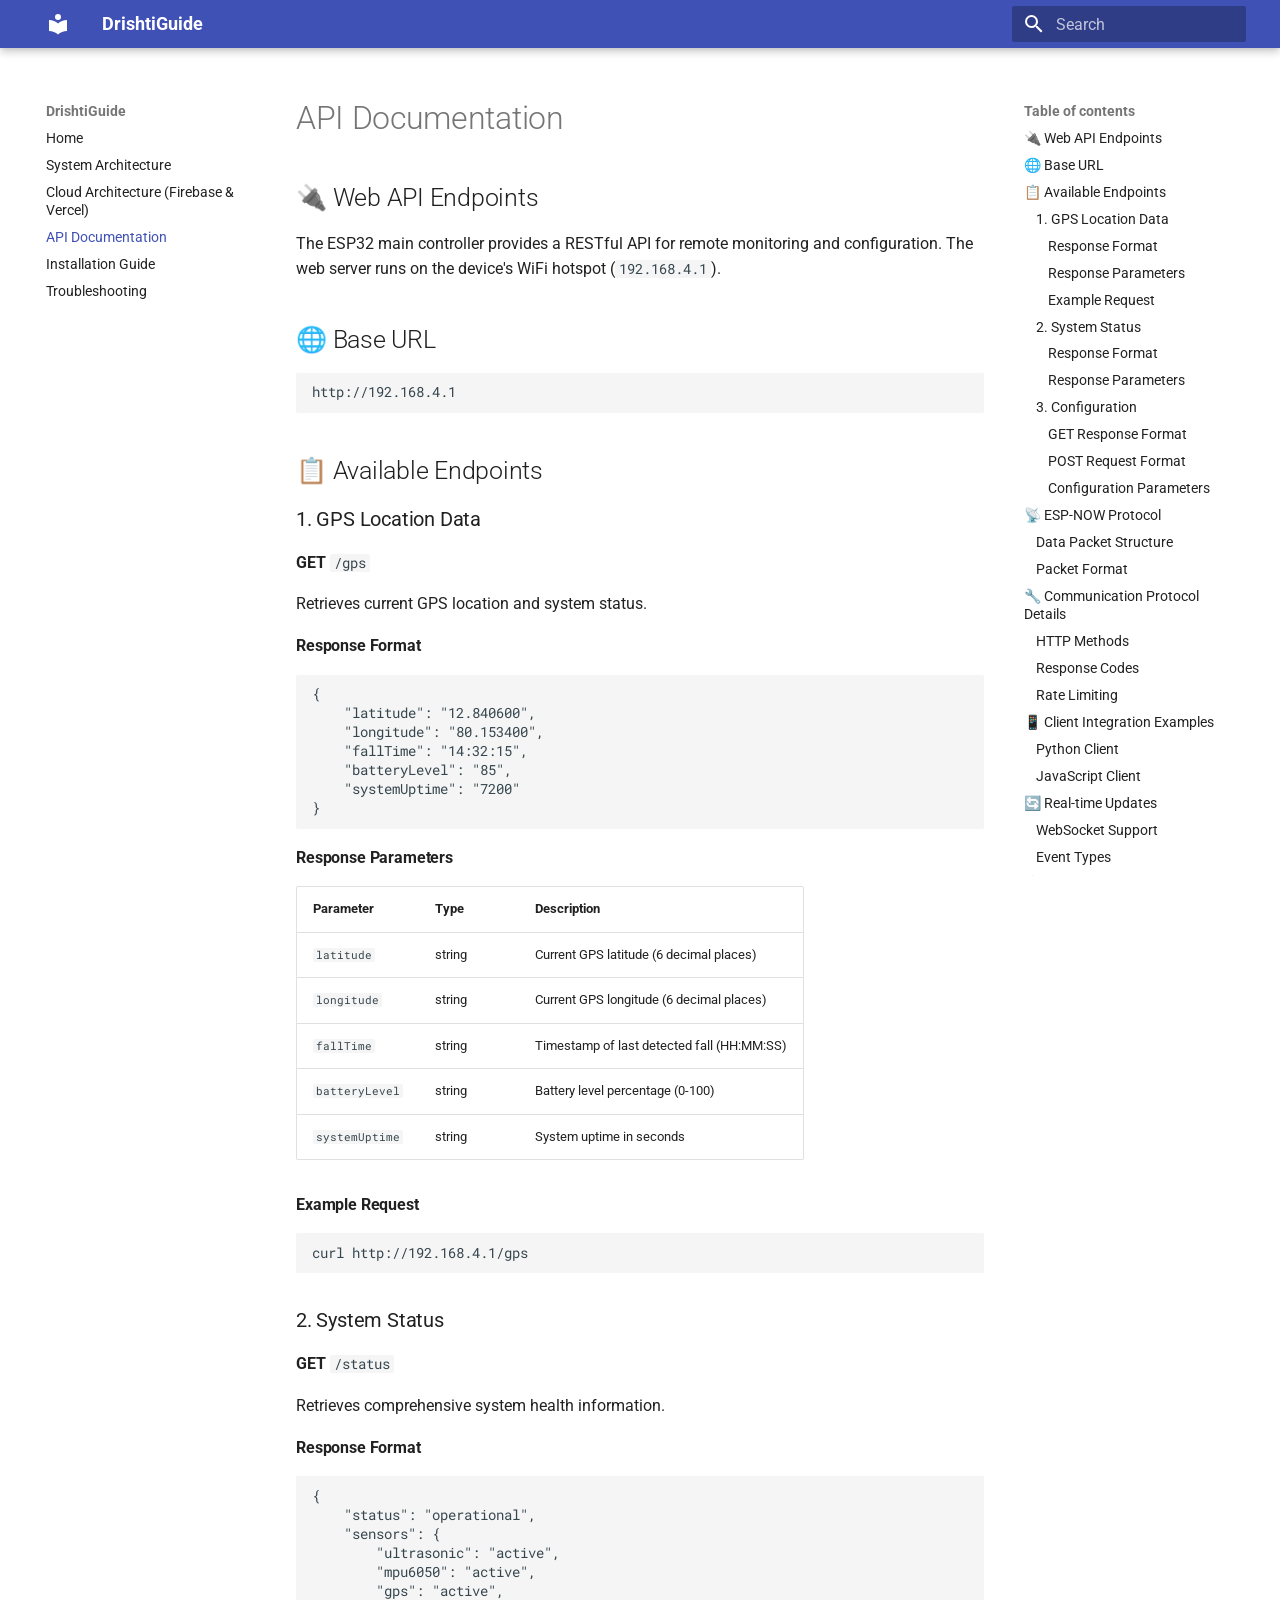
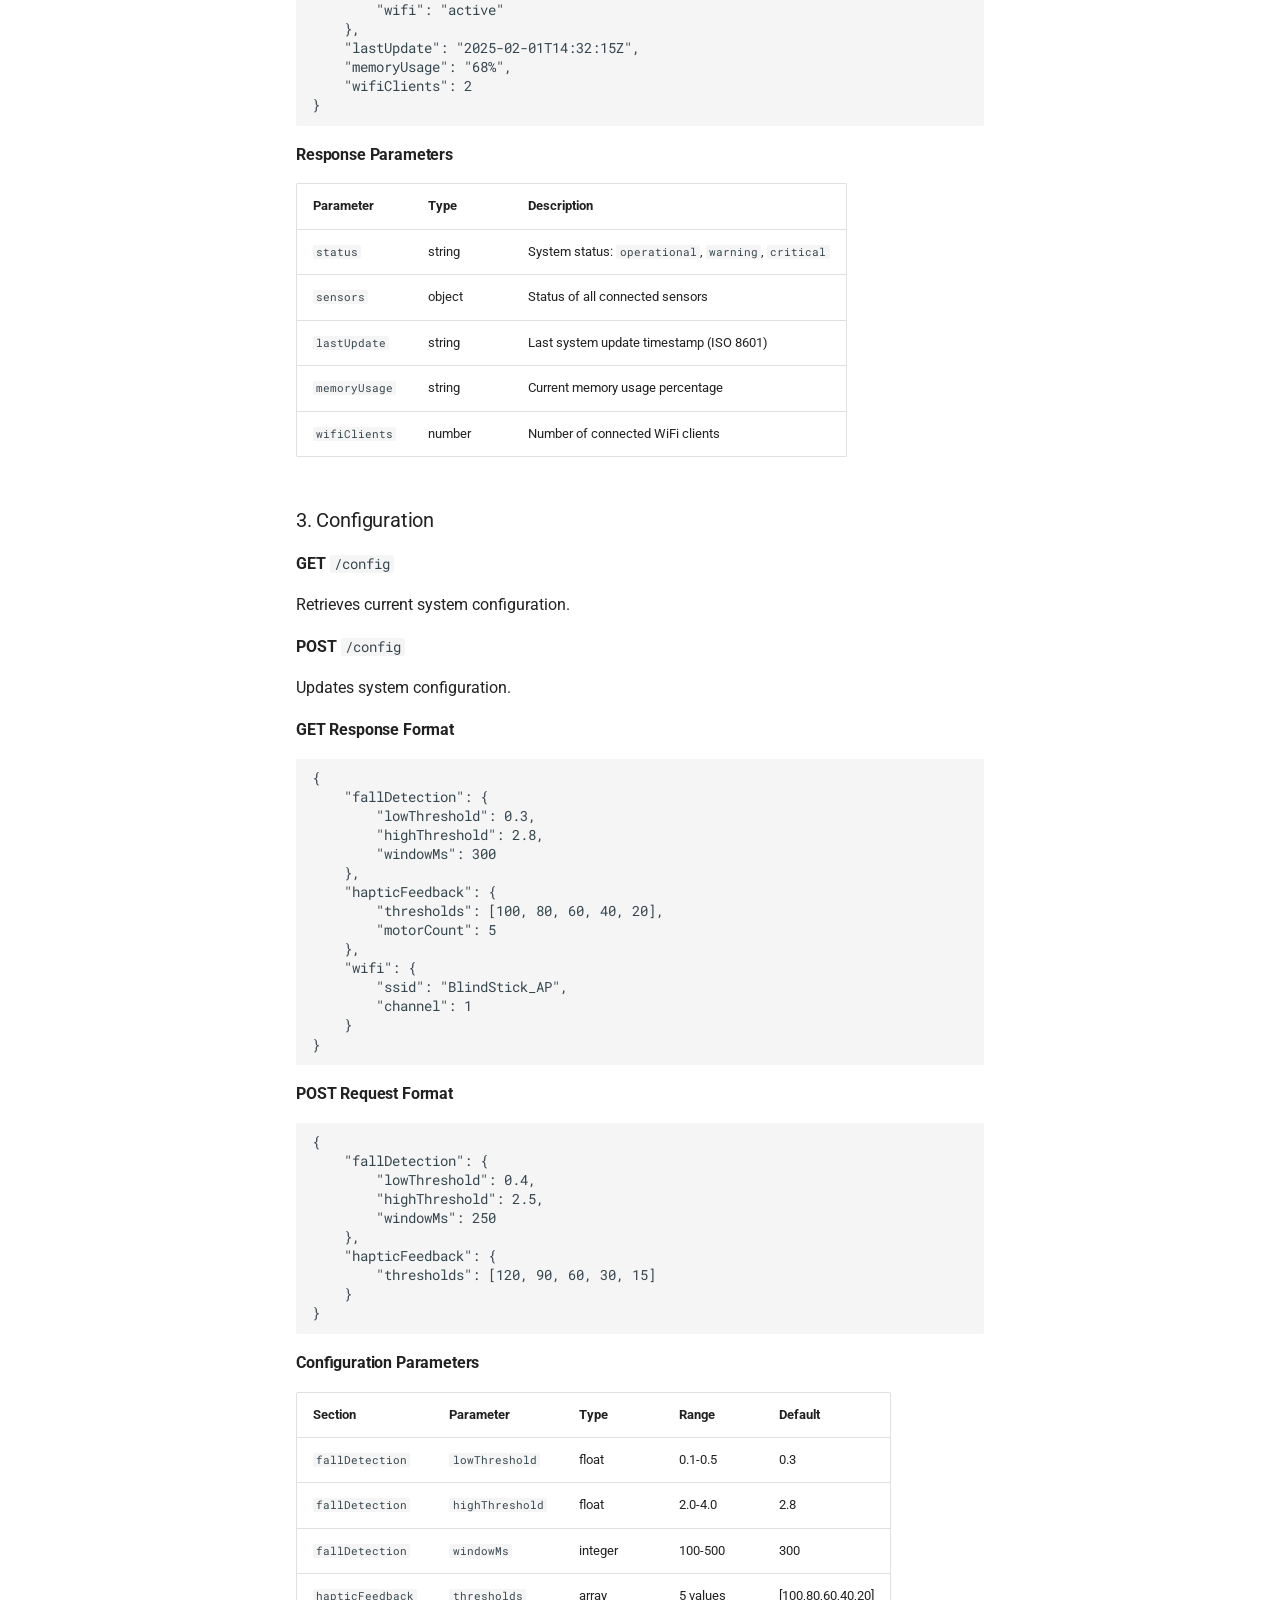
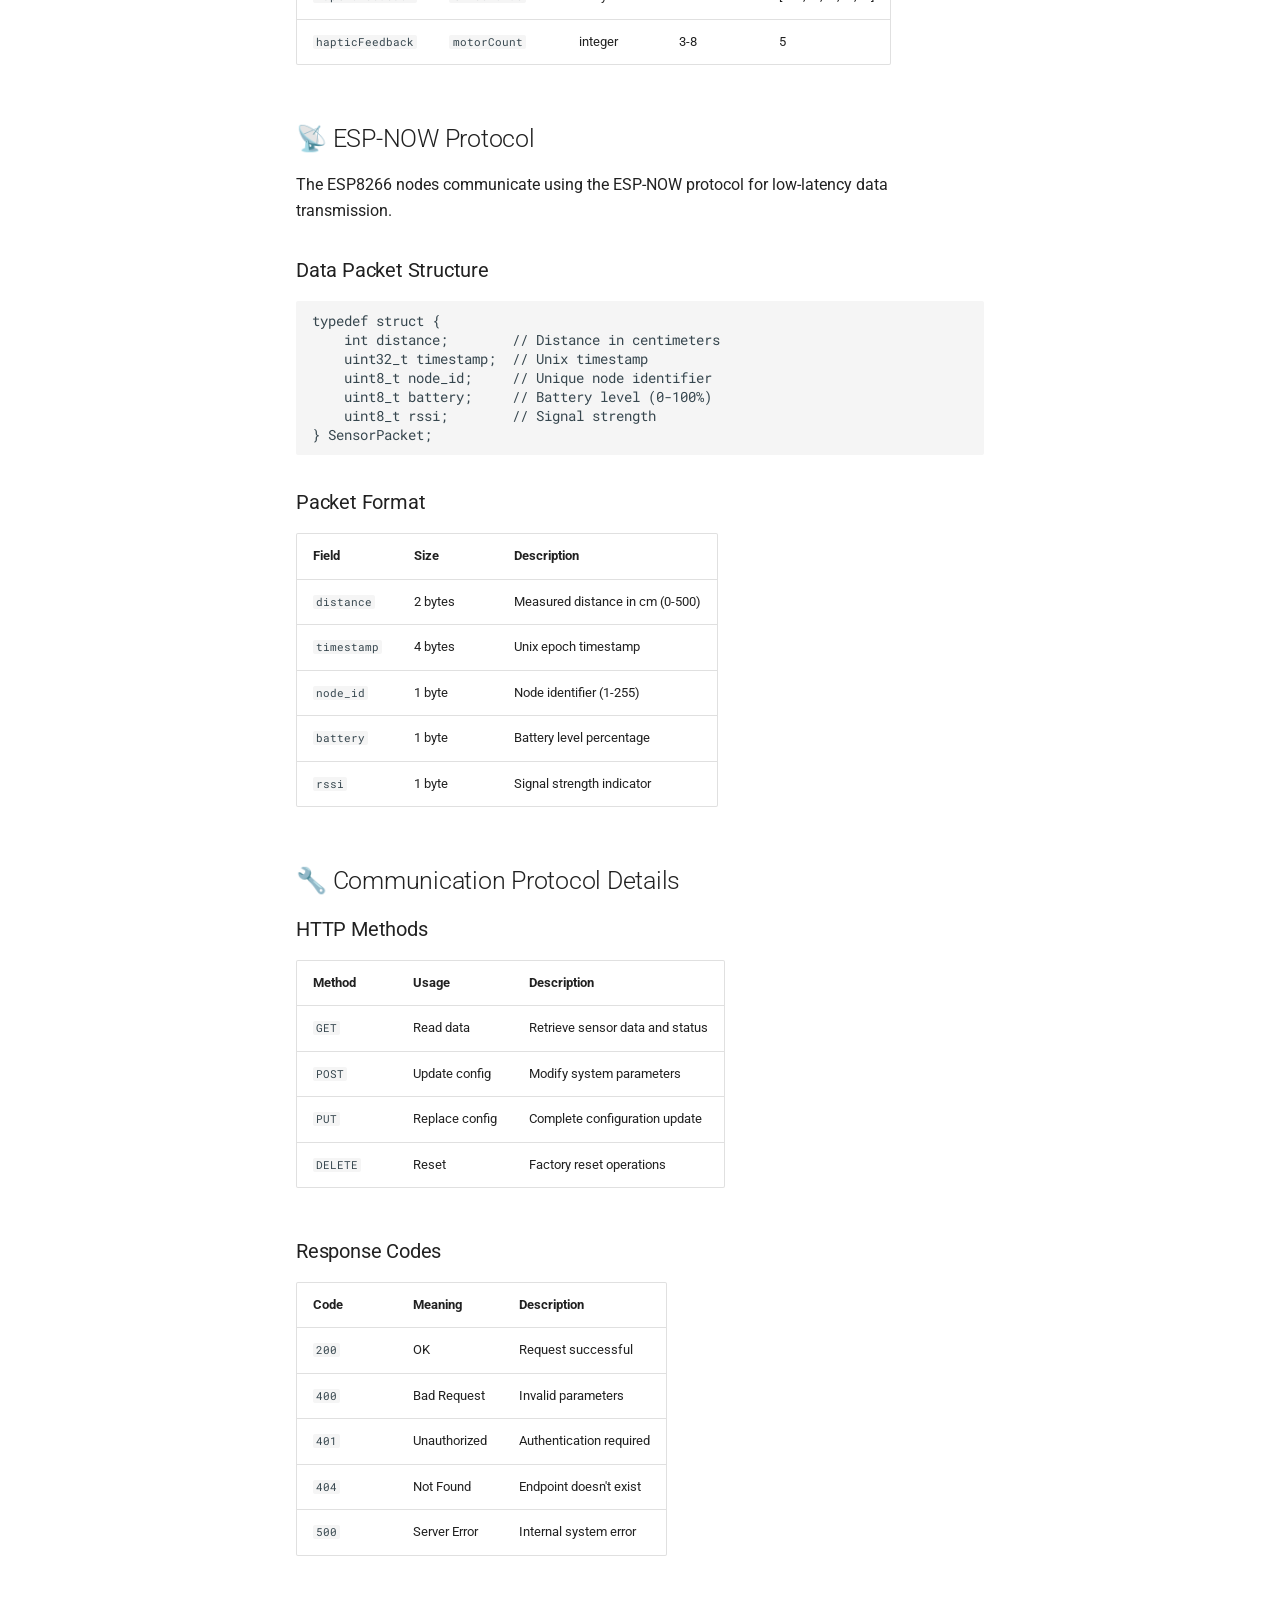
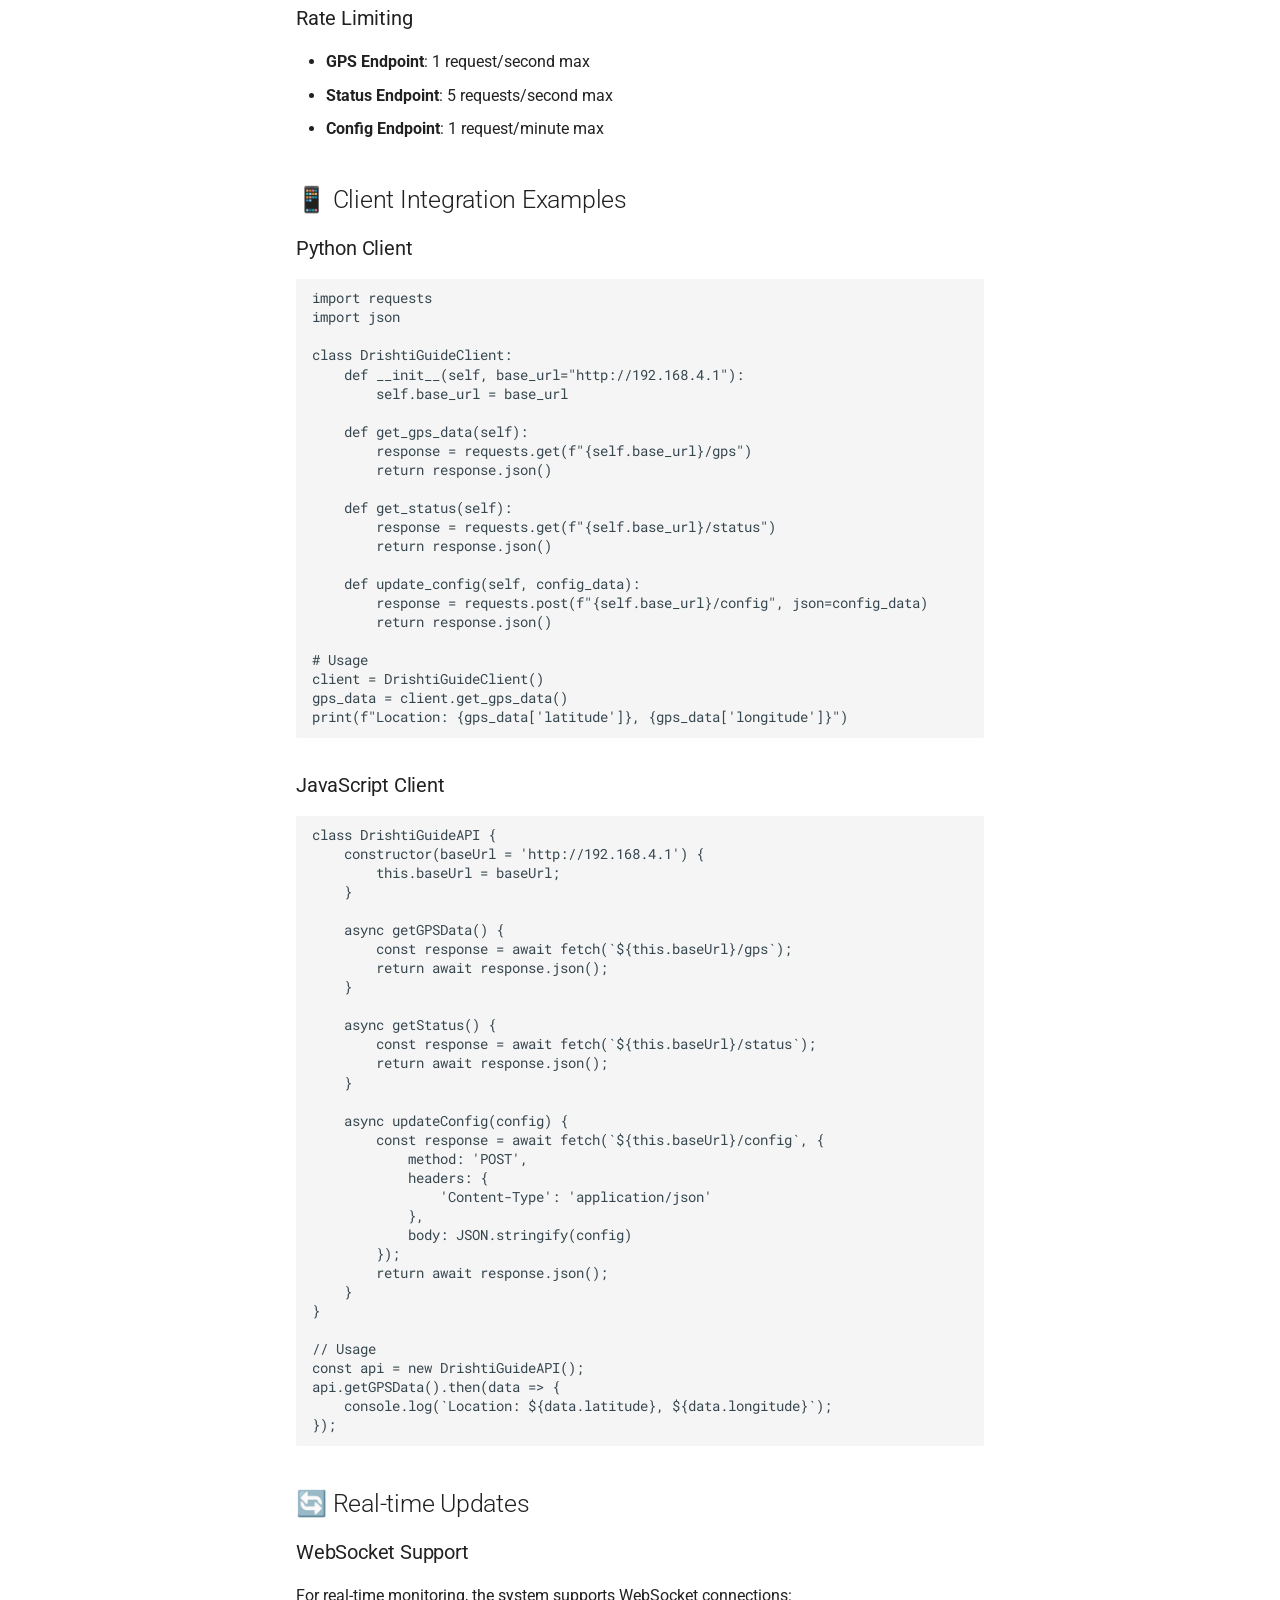
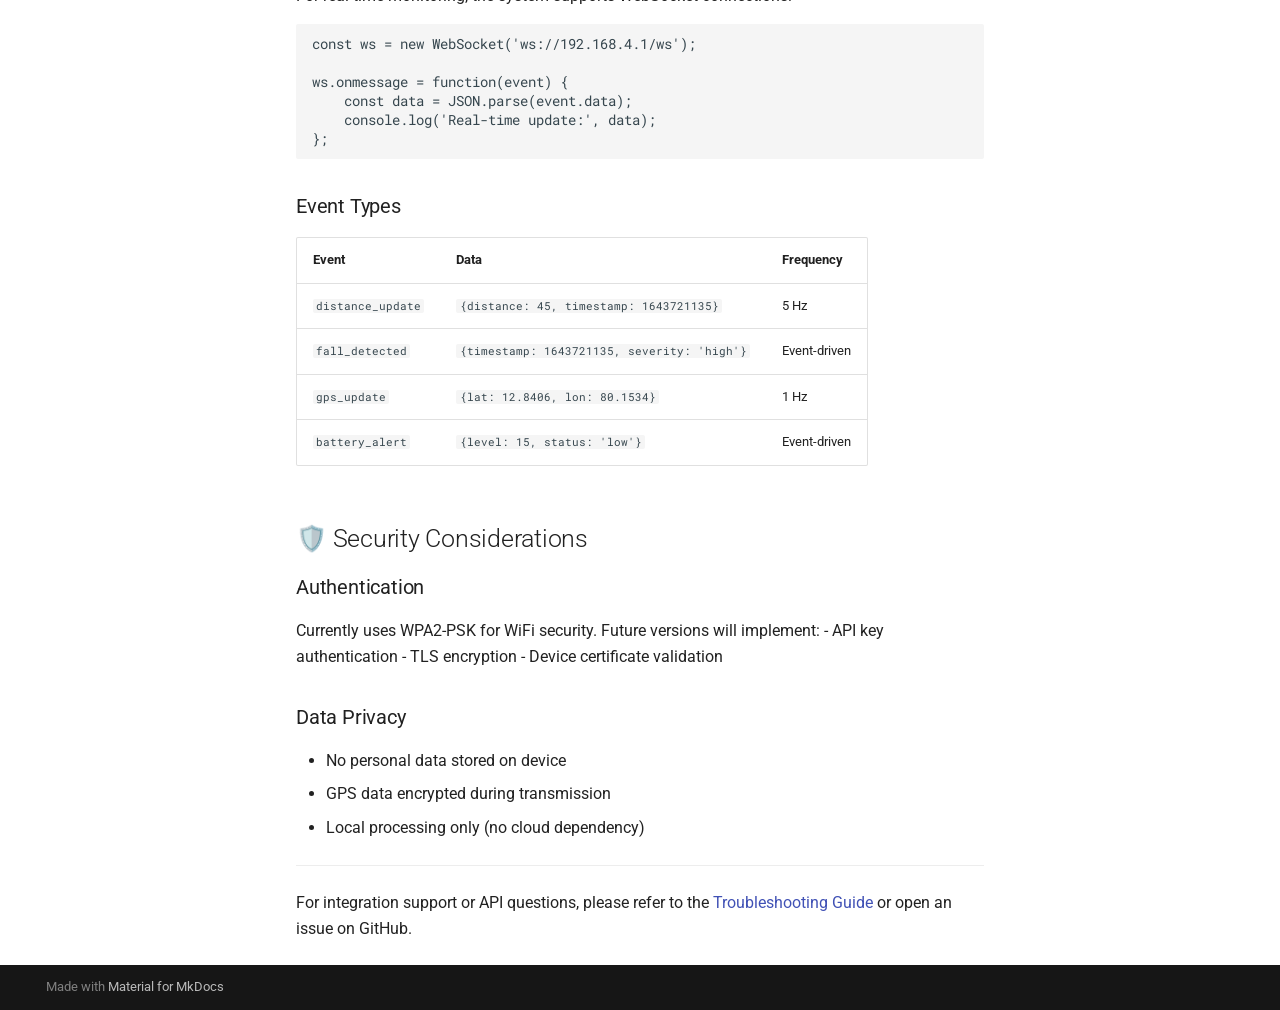
<file: api_documentation/index.html>
<!doctype html>
<html lang="en" class="no-js">
  <head>
    
      <meta charset="utf-8">
      <meta name="viewport" content="width=device-width,initial-scale=1">
      
      
      
      
        <link rel="prev" href="../cloud_architecture_firebase/">
      
      
        <link rel="next" href="../installation_guide/">
      
      
        
      
      
      <link rel="icon" href="../assets/images/favicon.png">
      <meta name="generator" content="mkdocs-1.6.1, mkdocs-material-9.7.7">
    
    
      
        <title>API Documentation - DrishtiGuide</title>
      
    
    
      <link rel="stylesheet" href="../assets/stylesheets/main.ec1eaa64.min.css">
      
      


    
    
      
    
    
      
        
        
        <link rel="preconnect" href="https://fonts.gstatic.com" crossorigin>
        <link rel="stylesheet" href="https://fonts.googleapis.com/css?family=Roboto:300,300i,400,400i,700,700i%7CRoboto+Mono:400,400i,700,700i&display=fallback">
        <style>:root{--md-text-font:"Roboto";--md-code-font:"Roboto Mono"}</style>
      
    
    
    <script>__md_scope=new URL("..",location),__md_hash=e=>[...e].reduce(((e,_)=>(e<<5)-e+_.charCodeAt(0)),0),__md_get=(e,_=localStorage,t=__md_scope)=>JSON.parse(_.getItem(t.pathname+"."+e)),__md_set=(e,_,t=localStorage,a=__md_scope)=>{try{t.setItem(a.pathname+"."+e,JSON.stringify(_))}catch(e){}}</script>
    
      

    
    
  </head>
  
  
    <body dir="ltr">
  
    
    <input class="md-toggle" data-md-toggle="drawer" type="checkbox" id="__drawer" autocomplete="off">
    <input class="md-toggle" data-md-toggle="search" type="checkbox" id="__search" autocomplete="off">
    <label class="md-overlay" for="__drawer"></label>
    <div data-md-component="skip">
      
        
        <a href="#api-documentation" class="md-skip">
          Skip to content
        </a>
      
    </div>
    <div data-md-component="announce">
      
    </div>
    
    
      

  

<header class="md-header md-header--shadow" data-md-component="header">
  <nav class="md-header__inner md-grid" aria-label="Header">
    <a href=".." title="DrishtiGuide" class="md-header__button md-logo" aria-label="DrishtiGuide" data-md-component="logo">
      
  
  <svg xmlns="http://www.w3.org/2000/svg" viewBox="0 0 24 24"><path d="M12 8a3 3 0 0 0 3-3 3 3 0 0 0-3-3 3 3 0 0 0-3 3 3 3 0 0 0 3 3m0 3.54C9.64 9.35 6.5 8 3 8v11c3.5 0 6.64 1.35 9 3.54 2.36-2.19 5.5-3.54 9-3.54V8c-3.5 0-6.64 1.35-9 3.54"/></svg>

    </a>
    <label class="md-header__button md-icon" for="__drawer">
      
      <svg xmlns="http://www.w3.org/2000/svg" viewBox="0 0 24 24"><path d="M3 6h18v2H3zm0 5h18v2H3zm0 5h18v2H3z"/></svg>
    </label>
    <div class="md-header__title" data-md-component="header-title">
      <div class="md-header__ellipsis">
        <div class="md-header__topic">
          <span class="md-ellipsis">
            DrishtiGuide
          </span>
        </div>
        <div class="md-header__topic" data-md-component="header-topic">
          <span class="md-ellipsis">
            
              API Documentation
            
          </span>
        </div>
      </div>
    </div>
    
    
      <script>var palette=__md_get("__palette");if(palette&&palette.color){if("(prefers-color-scheme)"===palette.color.media){var media=matchMedia("(prefers-color-scheme: light)"),input=document.querySelector(media.matches?"[data-md-color-media='(prefers-color-scheme: light)']":"[data-md-color-media='(prefers-color-scheme: dark)']");palette.color.media=input.getAttribute("data-md-color-media"),palette.color.scheme=input.getAttribute("data-md-color-scheme"),palette.color.primary=input.getAttribute("data-md-color-primary"),palette.color.accent=input.getAttribute("data-md-color-accent")}for(var[key,value]of Object.entries(palette.color))document.body.setAttribute("data-md-color-"+key,value)}</script>
    
    
    
      
      
        <label class="md-header__button md-icon" for="__search">
          
          <svg xmlns="http://www.w3.org/2000/svg" viewBox="0 0 24 24"><path d="M9.5 3A6.5 6.5 0 0 1 16 9.5c0 1.61-.59 3.09-1.56 4.23l.27.27h.79l5 5-1.5 1.5-5-5v-.79l-.27-.27A6.52 6.52 0 0 1 9.5 16 6.5 6.5 0 0 1 3 9.5 6.5 6.5 0 0 1 9.5 3m0 2C7 5 5 7 5 9.5S7 14 9.5 14 14 12 14 9.5 12 5 9.5 5"/></svg>
        </label>
        <div class="md-search" data-md-component="search" role="dialog">
  <label class="md-search__overlay" for="__search"></label>
  <div class="md-search__inner" role="search">
    <form class="md-search__form" name="search">
      <input type="text" class="md-search__input" name="query" aria-label="Search" placeholder="Search" autocapitalize="off" autocorrect="off" autocomplete="off" spellcheck="false" data-md-component="search-query" required>
      <label class="md-search__icon md-icon" for="__search">
        
        <svg xmlns="http://www.w3.org/2000/svg" viewBox="0 0 24 24"><path d="M9.5 3A6.5 6.5 0 0 1 16 9.5c0 1.61-.59 3.09-1.56 4.23l.27.27h.79l5 5-1.5 1.5-5-5v-.79l-.27-.27A6.52 6.52 0 0 1 9.5 16 6.5 6.5 0 0 1 3 9.5 6.5 6.5 0 0 1 9.5 3m0 2C7 5 5 7 5 9.5S7 14 9.5 14 14 12 14 9.5 12 5 9.5 5"/></svg>
        
        <svg xmlns="http://www.w3.org/2000/svg" viewBox="0 0 24 24"><path d="M20 11v2H8l5.5 5.5-1.42 1.42L4.16 12l7.92-7.92L13.5 5.5 8 11z"/></svg>
      </label>
      <nav class="md-search__options" aria-label="Search">
        
        <button type="reset" class="md-search__icon md-icon" title="Clear" aria-label="Clear" tabindex="-1">
          
          <svg xmlns="http://www.w3.org/2000/svg" viewBox="0 0 24 24"><path d="M19 6.41 17.59 5 12 10.59 6.41 5 5 6.41 10.59 12 5 17.59 6.41 19 12 13.41 17.59 19 19 17.59 13.41 12z"/></svg>
        </button>
      </nav>
      
    </form>
    <div class="md-search__output">
      <div class="md-search__scrollwrap" tabindex="0" data-md-scrollfix>
        <div class="md-search-result" data-md-component="search-result">
          <div class="md-search-result__meta">
            Initializing search
          </div>
          <ol class="md-search-result__list" role="presentation"></ol>
        </div>
      </div>
    </div>
  </div>
</div>
      
    
    
  </nav>
  
</header>
    
    <div class="md-container" data-md-component="container">
      
      
        
          
        
      
      <main class="md-main" data-md-component="main">
        <div class="md-main__inner md-grid">
          
            
              
              <div class="md-sidebar md-sidebar--primary" data-md-component="sidebar" data-md-type="navigation" >
                <div class="md-sidebar__scrollwrap">
                  <div class="md-sidebar__inner">
                    



<nav class="md-nav md-nav--primary" aria-label="Navigation" data-md-level="0">
  <label class="md-nav__title" for="__drawer">
    <a href=".." title="DrishtiGuide" class="md-nav__button md-logo" aria-label="DrishtiGuide" data-md-component="logo">
      
  
  <svg xmlns="http://www.w3.org/2000/svg" viewBox="0 0 24 24"><path d="M12 8a3 3 0 0 0 3-3 3 3 0 0 0-3-3 3 3 0 0 0-3 3 3 3 0 0 0 3 3m0 3.54C9.64 9.35 6.5 8 3 8v11c3.5 0 6.64 1.35 9 3.54 2.36-2.19 5.5-3.54 9-3.54V8c-3.5 0-6.64 1.35-9 3.54"/></svg>

    </a>
    DrishtiGuide
  </label>
  
  <ul class="md-nav__list" data-md-scrollfix>
    
      
      
  
  
  
  
    <li class="md-nav__item">
      <a href=".." class="md-nav__link">
        
  
  
  <span class="md-ellipsis">
    
  
    Home
  

    
  </span>
  
  

      </a>
    </li>
  

    
      
      
  
  
  
  
    <li class="md-nav__item">
      <a href="../system_architecture/" class="md-nav__link">
        
  
  
  <span class="md-ellipsis">
    
  
    System Architecture
  

    
  </span>
  
  

      </a>
    </li>
  

    
      
      
  
  
  
  
    <li class="md-nav__item">
      <a href="../cloud_architecture_firebase/" class="md-nav__link">
        
  
  
  <span class="md-ellipsis">
    
  
    Cloud Architecture (Firebase & Vercel)
  

    
  </span>
  
  

      </a>
    </li>
  

    
      
      
  
  
    
  
  
  
    <li class="md-nav__item md-nav__item--active">
      
      <input class="md-nav__toggle md-toggle" type="checkbox" id="__toc">
      
      
        
      
      
        <label class="md-nav__link md-nav__link--active" for="__toc">
          
  
  
  <span class="md-ellipsis">
    
  
    API Documentation
  

    
  </span>
  
  

          <span class="md-nav__icon md-icon"></span>
        </label>
      
      <a href="./" class="md-nav__link md-nav__link--active">
        
  
  
  <span class="md-ellipsis">
    
  
    API Documentation
  

    
  </span>
  
  

      </a>
      
        

<nav class="md-nav md-nav--secondary" aria-label="Table of contents">
  
  
  
    
  
  
    <label class="md-nav__title" for="__toc">
      <span class="md-nav__icon md-icon"></span>
      Table of contents
    </label>
    <ul class="md-nav__list" data-md-component="toc" data-md-scrollfix>
      
        <li class="md-nav__item">
  <a href="#web-api-endpoints" class="md-nav__link">
    <span class="md-ellipsis">
      
        🔌 Web API Endpoints
      
    </span>
  </a>
  
</li>
      
        <li class="md-nav__item">
  <a href="#base-url" class="md-nav__link">
    <span class="md-ellipsis">
      
        🌐 Base URL
      
    </span>
  </a>
  
</li>
      
        <li class="md-nav__item">
  <a href="#available-endpoints" class="md-nav__link">
    <span class="md-ellipsis">
      
        📋 Available Endpoints
      
    </span>
  </a>
  
    <nav class="md-nav" aria-label="📋 Available Endpoints">
      <ul class="md-nav__list">
        
          <li class="md-nav__item">
  <a href="#1-gps-location-data" class="md-nav__link">
    <span class="md-ellipsis">
      
        1. GPS Location Data
      
    </span>
  </a>
  
    <nav class="md-nav" aria-label="1. GPS Location Data">
      <ul class="md-nav__list">
        
          <li class="md-nav__item">
  <a href="#response-format" class="md-nav__link">
    <span class="md-ellipsis">
      
        Response Format
      
    </span>
  </a>
  
</li>
        
          <li class="md-nav__item">
  <a href="#response-parameters" class="md-nav__link">
    <span class="md-ellipsis">
      
        Response Parameters
      
    </span>
  </a>
  
</li>
        
          <li class="md-nav__item">
  <a href="#example-request" class="md-nav__link">
    <span class="md-ellipsis">
      
        Example Request
      
    </span>
  </a>
  
</li>
        
      </ul>
    </nav>
  
</li>
        
          <li class="md-nav__item">
  <a href="#2-system-status" class="md-nav__link">
    <span class="md-ellipsis">
      
        2. System Status
      
    </span>
  </a>
  
    <nav class="md-nav" aria-label="2. System Status">
      <ul class="md-nav__list">
        
          <li class="md-nav__item">
  <a href="#response-format_1" class="md-nav__link">
    <span class="md-ellipsis">
      
        Response Format
      
    </span>
  </a>
  
</li>
        
          <li class="md-nav__item">
  <a href="#response-parameters_1" class="md-nav__link">
    <span class="md-ellipsis">
      
        Response Parameters
      
    </span>
  </a>
  
</li>
        
      </ul>
    </nav>
  
</li>
        
          <li class="md-nav__item">
  <a href="#3-configuration" class="md-nav__link">
    <span class="md-ellipsis">
      
        3. Configuration
      
    </span>
  </a>
  
    <nav class="md-nav" aria-label="3. Configuration">
      <ul class="md-nav__list">
        
          <li class="md-nav__item">
  <a href="#get-response-format" class="md-nav__link">
    <span class="md-ellipsis">
      
        GET Response Format
      
    </span>
  </a>
  
</li>
        
          <li class="md-nav__item">
  <a href="#post-request-format" class="md-nav__link">
    <span class="md-ellipsis">
      
        POST Request Format
      
    </span>
  </a>
  
</li>
        
          <li class="md-nav__item">
  <a href="#configuration-parameters" class="md-nav__link">
    <span class="md-ellipsis">
      
        Configuration Parameters
      
    </span>
  </a>
  
</li>
        
      </ul>
    </nav>
  
</li>
        
      </ul>
    </nav>
  
</li>
      
        <li class="md-nav__item">
  <a href="#esp-now-protocol" class="md-nav__link">
    <span class="md-ellipsis">
      
        📡 ESP-NOW Protocol
      
    </span>
  </a>
  
    <nav class="md-nav" aria-label="📡 ESP-NOW Protocol">
      <ul class="md-nav__list">
        
          <li class="md-nav__item">
  <a href="#data-packet-structure" class="md-nav__link">
    <span class="md-ellipsis">
      
        Data Packet Structure
      
    </span>
  </a>
  
</li>
        
          <li class="md-nav__item">
  <a href="#packet-format" class="md-nav__link">
    <span class="md-ellipsis">
      
        Packet Format
      
    </span>
  </a>
  
</li>
        
      </ul>
    </nav>
  
</li>
      
        <li class="md-nav__item">
  <a href="#communication-protocol-details" class="md-nav__link">
    <span class="md-ellipsis">
      
        🔧 Communication Protocol Details
      
    </span>
  </a>
  
    <nav class="md-nav" aria-label="🔧 Communication Protocol Details">
      <ul class="md-nav__list">
        
          <li class="md-nav__item">
  <a href="#http-methods" class="md-nav__link">
    <span class="md-ellipsis">
      
        HTTP Methods
      
    </span>
  </a>
  
</li>
        
          <li class="md-nav__item">
  <a href="#response-codes" class="md-nav__link">
    <span class="md-ellipsis">
      
        Response Codes
      
    </span>
  </a>
  
</li>
        
          <li class="md-nav__item">
  <a href="#rate-limiting" class="md-nav__link">
    <span class="md-ellipsis">
      
        Rate Limiting
      
    </span>
  </a>
  
</li>
        
      </ul>
    </nav>
  
</li>
      
        <li class="md-nav__item">
  <a href="#client-integration-examples" class="md-nav__link">
    <span class="md-ellipsis">
      
        📱 Client Integration Examples
      
    </span>
  </a>
  
    <nav class="md-nav" aria-label="📱 Client Integration Examples">
      <ul class="md-nav__list">
        
          <li class="md-nav__item">
  <a href="#python-client" class="md-nav__link">
    <span class="md-ellipsis">
      
        Python Client
      
    </span>
  </a>
  
</li>
        
          <li class="md-nav__item">
  <a href="#javascript-client" class="md-nav__link">
    <span class="md-ellipsis">
      
        JavaScript Client
      
    </span>
  </a>
  
</li>
        
      </ul>
    </nav>
  
</li>
      
        <li class="md-nav__item">
  <a href="#real-time-updates" class="md-nav__link">
    <span class="md-ellipsis">
      
        🔄 Real-time Updates
      
    </span>
  </a>
  
    <nav class="md-nav" aria-label="🔄 Real-time Updates">
      <ul class="md-nav__list">
        
          <li class="md-nav__item">
  <a href="#websocket-support" class="md-nav__link">
    <span class="md-ellipsis">
      
        WebSocket Support
      
    </span>
  </a>
  
</li>
        
          <li class="md-nav__item">
  <a href="#event-types" class="md-nav__link">
    <span class="md-ellipsis">
      
        Event Types
      
    </span>
  </a>
  
</li>
        
      </ul>
    </nav>
  
</li>
      
        <li class="md-nav__item">
  <a href="#security-considerations" class="md-nav__link">
    <span class="md-ellipsis">
      
        🛡️ Security Considerations
      
    </span>
  </a>
  
    <nav class="md-nav" aria-label="🛡️ Security Considerations">
      <ul class="md-nav__list">
        
          <li class="md-nav__item">
  <a href="#authentication" class="md-nav__link">
    <span class="md-ellipsis">
      
        Authentication
      
    </span>
  </a>
  
</li>
        
          <li class="md-nav__item">
  <a href="#data-privacy" class="md-nav__link">
    <span class="md-ellipsis">
      
        Data Privacy
      
    </span>
  </a>
  
</li>
        
      </ul>
    </nav>
  
</li>
      
    </ul>
  
</nav>
      
    </li>
  

    
      
      
  
  
  
  
    <li class="md-nav__item">
      <a href="../installation_guide/" class="md-nav__link">
        
  
  
  <span class="md-ellipsis">
    
  
    Installation Guide
  

    
  </span>
  
  

      </a>
    </li>
  

    
      
      
  
  
  
  
    <li class="md-nav__item">
      <a href="../troubleshooting/" class="md-nav__link">
        
  
  
  <span class="md-ellipsis">
    
  
    Troubleshooting
  

    
  </span>
  
  

      </a>
    </li>
  

    
  </ul>
</nav>
                  </div>
                </div>
              </div>
            
            
              
              <div class="md-sidebar md-sidebar--secondary" data-md-component="sidebar" data-md-type="toc" >
                <div class="md-sidebar__scrollwrap">
                  <div class="md-sidebar__inner">
                    

<nav class="md-nav md-nav--secondary" aria-label="Table of contents">
  
  
  
    
  
  
    <label class="md-nav__title" for="__toc">
      <span class="md-nav__icon md-icon"></span>
      Table of contents
    </label>
    <ul class="md-nav__list" data-md-component="toc" data-md-scrollfix>
      
        <li class="md-nav__item">
  <a href="#web-api-endpoints" class="md-nav__link">
    <span class="md-ellipsis">
      
        🔌 Web API Endpoints
      
    </span>
  </a>
  
</li>
      
        <li class="md-nav__item">
  <a href="#base-url" class="md-nav__link">
    <span class="md-ellipsis">
      
        🌐 Base URL
      
    </span>
  </a>
  
</li>
      
        <li class="md-nav__item">
  <a href="#available-endpoints" class="md-nav__link">
    <span class="md-ellipsis">
      
        📋 Available Endpoints
      
    </span>
  </a>
  
    <nav class="md-nav" aria-label="📋 Available Endpoints">
      <ul class="md-nav__list">
        
          <li class="md-nav__item">
  <a href="#1-gps-location-data" class="md-nav__link">
    <span class="md-ellipsis">
      
        1. GPS Location Data
      
    </span>
  </a>
  
    <nav class="md-nav" aria-label="1. GPS Location Data">
      <ul class="md-nav__list">
        
          <li class="md-nav__item">
  <a href="#response-format" class="md-nav__link">
    <span class="md-ellipsis">
      
        Response Format
      
    </span>
  </a>
  
</li>
        
          <li class="md-nav__item">
  <a href="#response-parameters" class="md-nav__link">
    <span class="md-ellipsis">
      
        Response Parameters
      
    </span>
  </a>
  
</li>
        
          <li class="md-nav__item">
  <a href="#example-request" class="md-nav__link">
    <span class="md-ellipsis">
      
        Example Request
      
    </span>
  </a>
  
</li>
        
      </ul>
    </nav>
  
</li>
        
          <li class="md-nav__item">
  <a href="#2-system-status" class="md-nav__link">
    <span class="md-ellipsis">
      
        2. System Status
      
    </span>
  </a>
  
    <nav class="md-nav" aria-label="2. System Status">
      <ul class="md-nav__list">
        
          <li class="md-nav__item">
  <a href="#response-format_1" class="md-nav__link">
    <span class="md-ellipsis">
      
        Response Format
      
    </span>
  </a>
  
</li>
        
          <li class="md-nav__item">
  <a href="#response-parameters_1" class="md-nav__link">
    <span class="md-ellipsis">
      
        Response Parameters
      
    </span>
  </a>
  
</li>
        
      </ul>
    </nav>
  
</li>
        
          <li class="md-nav__item">
  <a href="#3-configuration" class="md-nav__link">
    <span class="md-ellipsis">
      
        3. Configuration
      
    </span>
  </a>
  
    <nav class="md-nav" aria-label="3. Configuration">
      <ul class="md-nav__list">
        
          <li class="md-nav__item">
  <a href="#get-response-format" class="md-nav__link">
    <span class="md-ellipsis">
      
        GET Response Format
      
    </span>
  </a>
  
</li>
        
          <li class="md-nav__item">
  <a href="#post-request-format" class="md-nav__link">
    <span class="md-ellipsis">
      
        POST Request Format
      
    </span>
  </a>
  
</li>
        
          <li class="md-nav__item">
  <a href="#configuration-parameters" class="md-nav__link">
    <span class="md-ellipsis">
      
        Configuration Parameters
      
    </span>
  </a>
  
</li>
        
      </ul>
    </nav>
  
</li>
        
      </ul>
    </nav>
  
</li>
      
        <li class="md-nav__item">
  <a href="#esp-now-protocol" class="md-nav__link">
    <span class="md-ellipsis">
      
        📡 ESP-NOW Protocol
      
    </span>
  </a>
  
    <nav class="md-nav" aria-label="📡 ESP-NOW Protocol">
      <ul class="md-nav__list">
        
          <li class="md-nav__item">
  <a href="#data-packet-structure" class="md-nav__link">
    <span class="md-ellipsis">
      
        Data Packet Structure
      
    </span>
  </a>
  
</li>
        
          <li class="md-nav__item">
  <a href="#packet-format" class="md-nav__link">
    <span class="md-ellipsis">
      
        Packet Format
      
    </span>
  </a>
  
</li>
        
      </ul>
    </nav>
  
</li>
      
        <li class="md-nav__item">
  <a href="#communication-protocol-details" class="md-nav__link">
    <span class="md-ellipsis">
      
        🔧 Communication Protocol Details
      
    </span>
  </a>
  
    <nav class="md-nav" aria-label="🔧 Communication Protocol Details">
      <ul class="md-nav__list">
        
          <li class="md-nav__item">
  <a href="#http-methods" class="md-nav__link">
    <span class="md-ellipsis">
      
        HTTP Methods
      
    </span>
  </a>
  
</li>
        
          <li class="md-nav__item">
  <a href="#response-codes" class="md-nav__link">
    <span class="md-ellipsis">
      
        Response Codes
      
    </span>
  </a>
  
</li>
        
          <li class="md-nav__item">
  <a href="#rate-limiting" class="md-nav__link">
    <span class="md-ellipsis">
      
        Rate Limiting
      
    </span>
  </a>
  
</li>
        
      </ul>
    </nav>
  
</li>
      
        <li class="md-nav__item">
  <a href="#client-integration-examples" class="md-nav__link">
    <span class="md-ellipsis">
      
        📱 Client Integration Examples
      
    </span>
  </a>
  
    <nav class="md-nav" aria-label="📱 Client Integration Examples">
      <ul class="md-nav__list">
        
          <li class="md-nav__item">
  <a href="#python-client" class="md-nav__link">
    <span class="md-ellipsis">
      
        Python Client
      
    </span>
  </a>
  
</li>
        
          <li class="md-nav__item">
  <a href="#javascript-client" class="md-nav__link">
    <span class="md-ellipsis">
      
        JavaScript Client
      
    </span>
  </a>
  
</li>
        
      </ul>
    </nav>
  
</li>
      
        <li class="md-nav__item">
  <a href="#real-time-updates" class="md-nav__link">
    <span class="md-ellipsis">
      
        🔄 Real-time Updates
      
    </span>
  </a>
  
    <nav class="md-nav" aria-label="🔄 Real-time Updates">
      <ul class="md-nav__list">
        
          <li class="md-nav__item">
  <a href="#websocket-support" class="md-nav__link">
    <span class="md-ellipsis">
      
        WebSocket Support
      
    </span>
  </a>
  
</li>
        
          <li class="md-nav__item">
  <a href="#event-types" class="md-nav__link">
    <span class="md-ellipsis">
      
        Event Types
      
    </span>
  </a>
  
</li>
        
      </ul>
    </nav>
  
</li>
      
        <li class="md-nav__item">
  <a href="#security-considerations" class="md-nav__link">
    <span class="md-ellipsis">
      
        🛡️ Security Considerations
      
    </span>
  </a>
  
    <nav class="md-nav" aria-label="🛡️ Security Considerations">
      <ul class="md-nav__list">
        
          <li class="md-nav__item">
  <a href="#authentication" class="md-nav__link">
    <span class="md-ellipsis">
      
        Authentication
      
    </span>
  </a>
  
</li>
        
          <li class="md-nav__item">
  <a href="#data-privacy" class="md-nav__link">
    <span class="md-ellipsis">
      
        Data Privacy
      
    </span>
  </a>
  
</li>
        
      </ul>
    </nav>
  
</li>
      
    </ul>
  
</nav>
                  </div>
                </div>
              </div>
            
          
          
            <div class="md-content" data-md-component="content">
              
              <article class="md-content__inner md-typeset">
                
                  



<h1 id="api-documentation">API Documentation</h1>
<h2 id="web-api-endpoints">🔌 Web API Endpoints</h2>
<p>The ESP32 main controller provides a RESTful API for remote monitoring and configuration. The web server runs on the device's WiFi hotspot (<code>192.168.4.1</code>).</p>
<h2 id="base-url">🌐 Base URL</h2>
<pre><code>http://192.168.4.1
</code></pre>
<h2 id="available-endpoints">📋 Available Endpoints</h2>
<h3 id="1-gps-location-data">1. GPS Location Data</h3>
<p><strong>GET</strong> <code>/gps</code></p>
<p>Retrieves current GPS location and system status.</p>
<h4 id="response-format">Response Format</h4>
<pre><code class="language-json">{
    &quot;latitude&quot;: &quot;12.840600&quot;,
    &quot;longitude&quot;: &quot;80.153400&quot;,
    &quot;fallTime&quot;: &quot;14:32:15&quot;,
    &quot;batteryLevel&quot;: &quot;85&quot;,
    &quot;systemUptime&quot;: &quot;7200&quot;
}
</code></pre>
<h4 id="response-parameters">Response Parameters</h4>
<table>
<thead>
<tr>
<th>Parameter</th>
<th>Type</th>
<th>Description</th>
</tr>
</thead>
<tbody>
<tr>
<td><code>latitude</code></td>
<td>string</td>
<td>Current GPS latitude (6 decimal places)</td>
</tr>
<tr>
<td><code>longitude</code></td>
<td>string</td>
<td>Current GPS longitude (6 decimal places)</td>
</tr>
<tr>
<td><code>fallTime</code></td>
<td>string</td>
<td>Timestamp of last detected fall (HH:MM:SS)</td>
</tr>
<tr>
<td><code>batteryLevel</code></td>
<td>string</td>
<td>Battery level percentage (0-100)</td>
</tr>
<tr>
<td><code>systemUptime</code></td>
<td>string</td>
<td>System uptime in seconds</td>
</tr>
</tbody>
</table>
<h4 id="example-request">Example Request</h4>
<pre><code class="language-bash">curl http://192.168.4.1/gps
</code></pre>
<h3 id="2-system-status">2. System Status</h3>
<p><strong>GET</strong> <code>/status</code></p>
<p>Retrieves comprehensive system health information.</p>
<h4 id="response-format_1">Response Format</h4>
<pre><code class="language-json">{
    &quot;status&quot;: &quot;operational&quot;,
    &quot;sensors&quot;: {
        &quot;ultrasonic&quot;: &quot;active&quot;,
        &quot;mpu6050&quot;: &quot;active&quot;,
        &quot;gps&quot;: &quot;active&quot;,
        &quot;wifi&quot;: &quot;active&quot;
    },
    &quot;lastUpdate&quot;: &quot;2025-02-01T14:32:15Z&quot;,
    &quot;memoryUsage&quot;: &quot;68%&quot;,
    &quot;wifiClients&quot;: 2
}
</code></pre>
<h4 id="response-parameters_1">Response Parameters</h4>
<table>
<thead>
<tr>
<th>Parameter</th>
<th>Type</th>
<th>Description</th>
</tr>
</thead>
<tbody>
<tr>
<td><code>status</code></td>
<td>string</td>
<td>System status: <code>operational</code>, <code>warning</code>, <code>critical</code></td>
</tr>
<tr>
<td><code>sensors</code></td>
<td>object</td>
<td>Status of all connected sensors</td>
</tr>
<tr>
<td><code>lastUpdate</code></td>
<td>string</td>
<td>Last system update timestamp (ISO 8601)</td>
</tr>
<tr>
<td><code>memoryUsage</code></td>
<td>string</td>
<td>Current memory usage percentage</td>
</tr>
<tr>
<td><code>wifiClients</code></td>
<td>number</td>
<td>Number of connected WiFi clients</td>
</tr>
</tbody>
</table>
<h3 id="3-configuration">3. Configuration</h3>
<p><strong>GET</strong> <code>/config</code></p>
<p>Retrieves current system configuration.</p>
<p><strong>POST</strong> <code>/config</code></p>
<p>Updates system configuration.</p>
<h4 id="get-response-format">GET Response Format</h4>
<pre><code class="language-json">{
    &quot;fallDetection&quot;: {
        &quot;lowThreshold&quot;: 0.3,
        &quot;highThreshold&quot;: 2.8,
        &quot;windowMs&quot;: 300
    },
    &quot;hapticFeedback&quot;: {
        &quot;thresholds&quot;: [100, 80, 60, 40, 20],
        &quot;motorCount&quot;: 5
    },
    &quot;wifi&quot;: {
        &quot;ssid&quot;: &quot;BlindStick_AP&quot;,
        &quot;channel&quot;: 1
    }
}
</code></pre>
<h4 id="post-request-format">POST Request Format</h4>
<pre><code class="language-json">{
    &quot;fallDetection&quot;: {
        &quot;lowThreshold&quot;: 0.4,
        &quot;highThreshold&quot;: 2.5,
        &quot;windowMs&quot;: 250
    },
    &quot;hapticFeedback&quot;: {
        &quot;thresholds&quot;: [120, 90, 60, 30, 15]
    }
}
</code></pre>
<h4 id="configuration-parameters">Configuration Parameters</h4>
<table>
<thead>
<tr>
<th>Section</th>
<th>Parameter</th>
<th>Type</th>
<th>Range</th>
<th>Default</th>
</tr>
</thead>
<tbody>
<tr>
<td><code>fallDetection</code></td>
<td><code>lowThreshold</code></td>
<td>float</td>
<td>0.1-0.5</td>
<td>0.3</td>
</tr>
<tr>
<td><code>fallDetection</code></td>
<td><code>highThreshold</code></td>
<td>float</td>
<td>2.0-4.0</td>
<td>2.8</td>
</tr>
<tr>
<td><code>fallDetection</code></td>
<td><code>windowMs</code></td>
<td>integer</td>
<td>100-500</td>
<td>300</td>
</tr>
<tr>
<td><code>hapticFeedback</code></td>
<td><code>thresholds</code></td>
<td>array</td>
<td>5 values</td>
<td>[100,80,60,40,20]</td>
</tr>
<tr>
<td><code>hapticFeedback</code></td>
<td><code>motorCount</code></td>
<td>integer</td>
<td>3-8</td>
<td>5</td>
</tr>
</tbody>
</table>
<h2 id="esp-now-protocol">📡 ESP-NOW Protocol</h2>
<p>The ESP8266 nodes communicate using the ESP-NOW protocol for low-latency data transmission.</p>
<h3 id="data-packet-structure">Data Packet Structure</h3>
<pre><code class="language-cpp">typedef struct {
    int distance;        // Distance in centimeters
    uint32_t timestamp;  // Unix timestamp
    uint8_t node_id;     // Unique node identifier
    uint8_t battery;     // Battery level (0-100%)
    uint8_t rssi;        // Signal strength
} SensorPacket;
</code></pre>
<h3 id="packet-format">Packet Format</h3>
<table>
<thead>
<tr>
<th>Field</th>
<th>Size</th>
<th>Description</th>
</tr>
</thead>
<tbody>
<tr>
<td><code>distance</code></td>
<td>2 bytes</td>
<td>Measured distance in cm (0-500)</td>
</tr>
<tr>
<td><code>timestamp</code></td>
<td>4 bytes</td>
<td>Unix epoch timestamp</td>
</tr>
<tr>
<td><code>node_id</code></td>
<td>1 byte</td>
<td>Node identifier (1-255)</td>
</tr>
<tr>
<td><code>battery</code></td>
<td>1 byte</td>
<td>Battery level percentage</td>
</tr>
<tr>
<td><code>rssi</code></td>
<td>1 byte</td>
<td>Signal strength indicator</td>
</tr>
</tbody>
</table>
<h2 id="communication-protocol-details">🔧 Communication Protocol Details</h2>
<h3 id="http-methods">HTTP Methods</h3>
<table>
<thead>
<tr>
<th>Method</th>
<th>Usage</th>
<th>Description</th>
</tr>
</thead>
<tbody>
<tr>
<td><code>GET</code></td>
<td>Read data</td>
<td>Retrieve sensor data and status</td>
</tr>
<tr>
<td><code>POST</code></td>
<td>Update config</td>
<td>Modify system parameters</td>
</tr>
<tr>
<td><code>PUT</code></td>
<td>Replace config</td>
<td>Complete configuration update</td>
</tr>
<tr>
<td><code>DELETE</code></td>
<td>Reset</td>
<td>Factory reset operations</td>
</tr>
</tbody>
</table>
<h3 id="response-codes">Response Codes</h3>
<table>
<thead>
<tr>
<th>Code</th>
<th>Meaning</th>
<th>Description</th>
</tr>
</thead>
<tbody>
<tr>
<td><code>200</code></td>
<td>OK</td>
<td>Request successful</td>
</tr>
<tr>
<td><code>400</code></td>
<td>Bad Request</td>
<td>Invalid parameters</td>
</tr>
<tr>
<td><code>401</code></td>
<td>Unauthorized</td>
<td>Authentication required</td>
</tr>
<tr>
<td><code>404</code></td>
<td>Not Found</td>
<td>Endpoint doesn't exist</td>
</tr>
<tr>
<td><code>500</code></td>
<td>Server Error</td>
<td>Internal system error</td>
</tr>
</tbody>
</table>
<h3 id="rate-limiting">Rate Limiting</h3>
<ul>
<li><strong>GPS Endpoint</strong>: 1 request/second max</li>
<li><strong>Status Endpoint</strong>: 5 requests/second max</li>
<li><strong>Config Endpoint</strong>: 1 request/minute max</li>
</ul>
<h2 id="client-integration-examples">📱 Client Integration Examples</h2>
<h3 id="python-client">Python Client</h3>
<pre><code class="language-python">import requests
import json

class DrishtiGuideClient:
    def __init__(self, base_url=&quot;http://192.168.4.1&quot;):
        self.base_url = base_url

    def get_gps_data(self):
        response = requests.get(f&quot;{self.base_url}/gps&quot;)
        return response.json()

    def get_status(self):
        response = requests.get(f&quot;{self.base_url}/status&quot;)
        return response.json()

    def update_config(self, config_data):
        response = requests.post(f&quot;{self.base_url}/config&quot;, json=config_data)
        return response.json()

# Usage
client = DrishtiGuideClient()
gps_data = client.get_gps_data()
print(f&quot;Location: {gps_data['latitude']}, {gps_data['longitude']}&quot;)
</code></pre>
<h3 id="javascript-client">JavaScript Client</h3>
<pre><code class="language-javascript">class DrishtiGuideAPI {
    constructor(baseUrl = 'http://192.168.4.1') {
        this.baseUrl = baseUrl;
    }

    async getGPSData() {
        const response = await fetch(`${this.baseUrl}/gps`);
        return await response.json();
    }

    async getStatus() {
        const response = await fetch(`${this.baseUrl}/status`);
        return await response.json();
    }

    async updateConfig(config) {
        const response = await fetch(`${this.baseUrl}/config`, {
            method: 'POST',
            headers: {
                'Content-Type': 'application/json'
            },
            body: JSON.stringify(config)
        });
        return await response.json();
    }
}

// Usage
const api = new DrishtiGuideAPI();
api.getGPSData().then(data =&gt; {
    console.log(`Location: ${data.latitude}, ${data.longitude}`);
});
</code></pre>
<h2 id="real-time-updates">🔄 Real-time Updates</h2>
<h3 id="websocket-support">WebSocket Support</h3>
<p>For real-time monitoring, the system supports WebSocket connections:</p>
<pre><code class="language-javascript">const ws = new WebSocket('ws://192.168.4.1/ws');

ws.onmessage = function(event) {
    const data = JSON.parse(event.data);
    console.log('Real-time update:', data);
};
</code></pre>
<h3 id="event-types">Event Types</h3>
<table>
<thead>
<tr>
<th>Event</th>
<th>Data</th>
<th>Frequency</th>
</tr>
</thead>
<tbody>
<tr>
<td><code>distance_update</code></td>
<td><code>{distance: 45, timestamp: 1643721135}</code></td>
<td>5 Hz</td>
</tr>
<tr>
<td><code>fall_detected</code></td>
<td><code>{timestamp: 1643721135, severity: 'high'}</code></td>
<td>Event-driven</td>
</tr>
<tr>
<td><code>gps_update</code></td>
<td><code>{lat: 12.8406, lon: 80.1534}</code></td>
<td>1 Hz</td>
</tr>
<tr>
<td><code>battery_alert</code></td>
<td><code>{level: 15, status: 'low'}</code></td>
<td>Event-driven</td>
</tr>
</tbody>
</table>
<h2 id="security-considerations">🛡️ Security Considerations</h2>
<h3 id="authentication">Authentication</h3>
<p>Currently uses WPA2-PSK for WiFi security. Future versions will implement:
- API key authentication
- TLS encryption
- Device certificate validation</p>
<h3 id="data-privacy">Data Privacy</h3>
<ul>
<li>No personal data stored on device</li>
<li>GPS data encrypted during transmission</li>
<li>Local processing only (no cloud dependency)</li>
</ul>
<hr />
<p>For integration support or API questions, please refer to the <a href="../troubleshooting/">Troubleshooting Guide</a> or open an issue on GitHub.</p>












                
              </article>
            </div>
          
          
<script>var target=document.getElementById(location.hash.slice(1));target&&target.name&&(target.checked=target.name.startsWith("__tabbed_"))</script>
        </div>
        
      </main>
      
        <footer class="md-footer">
  
  <div class="md-footer-meta md-typeset">
    <div class="md-footer-meta__inner md-grid">
      <div class="md-copyright">
  
  
    Made with
    <a href="https://squidfunk.github.io/mkdocs-material/" target="_blank" rel="noopener">
      Material for MkDocs
    </a>
  
</div>
      
    </div>
  </div>
</footer>
      
    </div>
    <div class="md-dialog" data-md-component="dialog">
      <div class="md-dialog__inner md-typeset"></div>
    </div>
    
    
    
      
      
      <script id="__config" type="application/json">{"annotate": null, "base": "..", "features": [], "search": "../assets/javascripts/workers/search.2c215733.min.js", "tags": null, "translations": {"clipboard.copied": "Copied to clipboard", "clipboard.copy": "Copy to clipboard", "search.result.more.one": "1 more on this page", "search.result.more.other": "# more on this page", "search.result.none": "No matching documents", "search.result.one": "1 matching document", "search.result.other": "# matching documents", "search.result.placeholder": "Type to start searching", "search.result.term.missing": "Missing", "select.version": "Select version"}, "version": null}</script>
    
    
      <script src="../assets/javascripts/bundle.d7400e89.min.js"></script>
      
    
  </body>
</html>
</file>
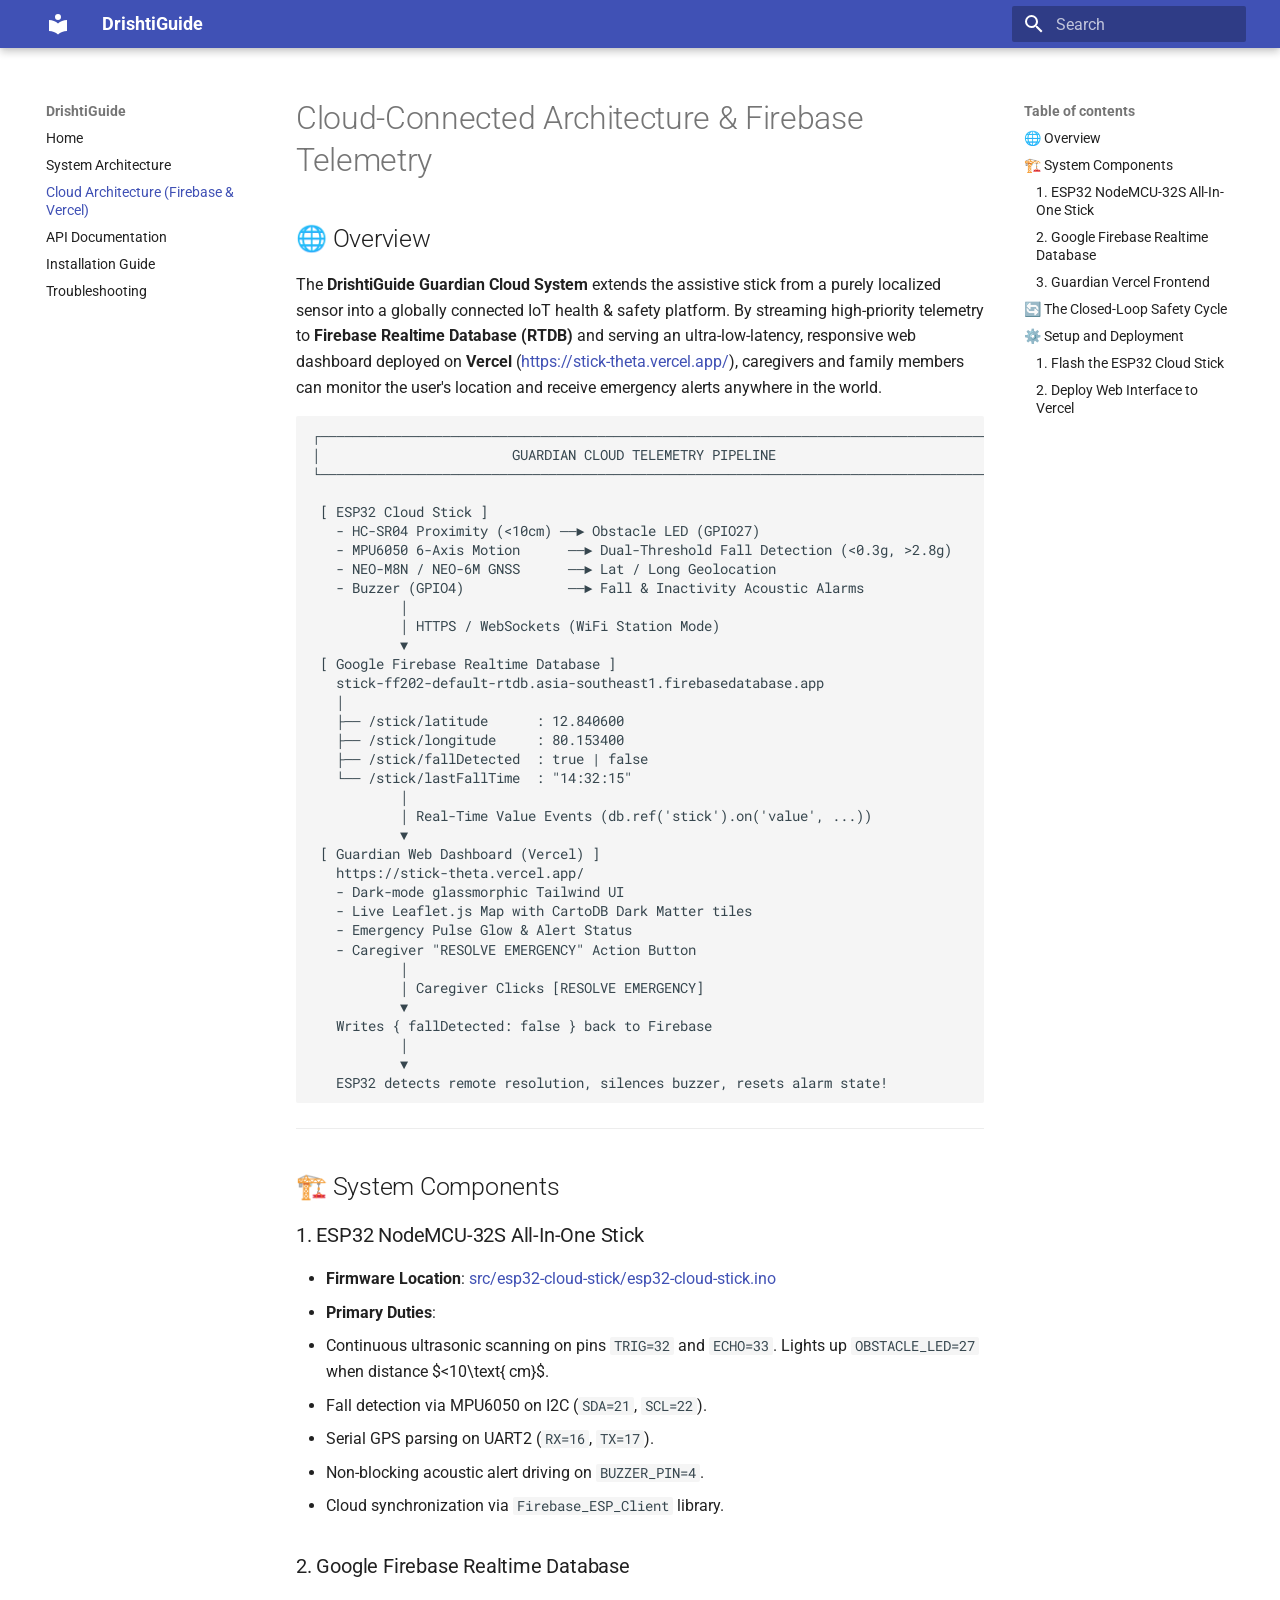
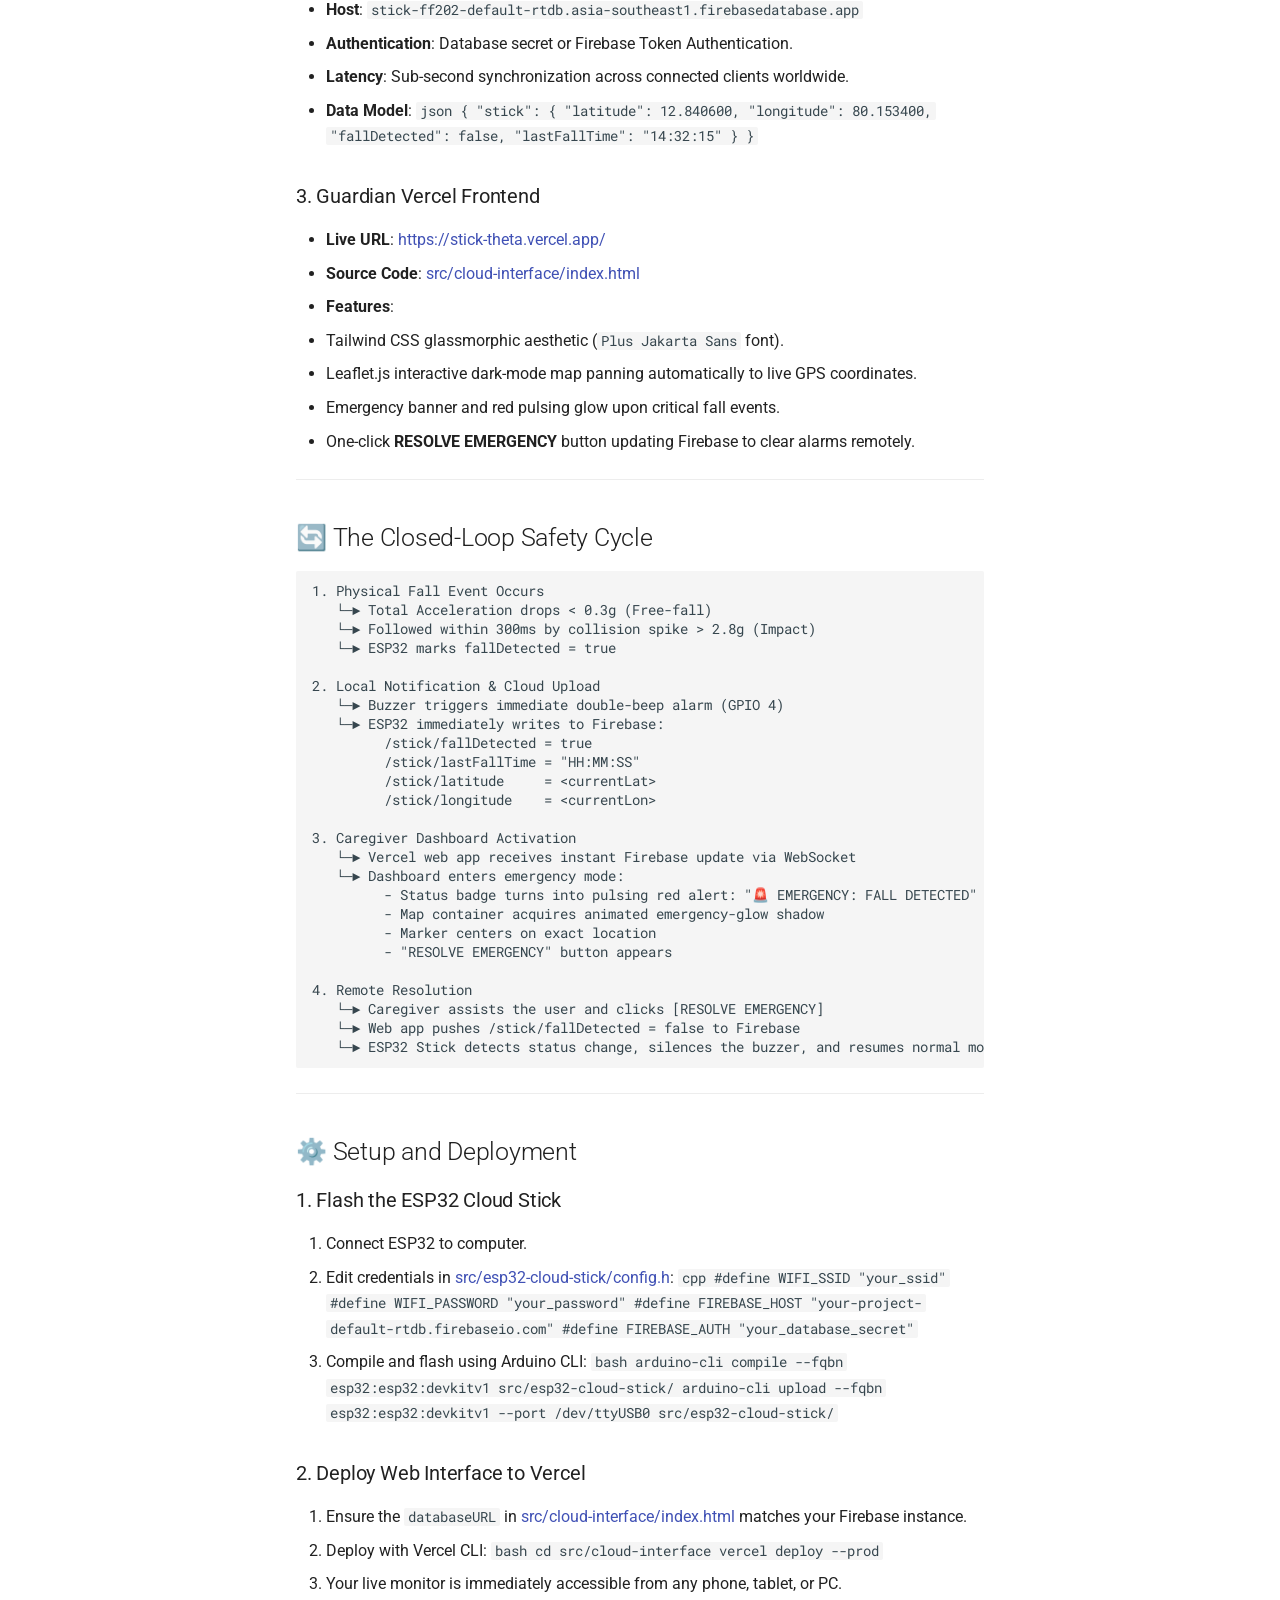
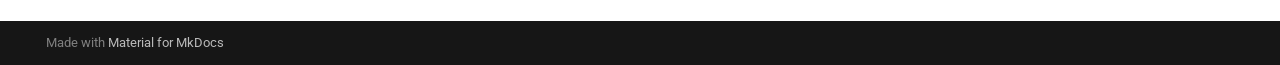
<file: cloud_architecture_firebase/index.html>
<!doctype html>
<html lang="en" class="no-js">
  <head>
    
      <meta charset="utf-8">
      <meta name="viewport" content="width=device-width,initial-scale=1">
      
      
      
      
        <link rel="prev" href="../system_architecture/">
      
      
        <link rel="next" href="../api_documentation/">
      
      
        
      
      
      <link rel="icon" href="../assets/images/favicon.png">
      <meta name="generator" content="mkdocs-1.6.1, mkdocs-material-9.7.7">
    
    
      
        <title>Cloud Architecture (Firebase & Vercel) - DrishtiGuide</title>
      
    
    
      <link rel="stylesheet" href="../assets/stylesheets/main.ec1eaa64.min.css">
      
      


    
    
      
    
    
      
        
        
        <link rel="preconnect" href="https://fonts.gstatic.com" crossorigin>
        <link rel="stylesheet" href="https://fonts.googleapis.com/css?family=Roboto:300,300i,400,400i,700,700i%7CRoboto+Mono:400,400i,700,700i&display=fallback">
        <style>:root{--md-text-font:"Roboto";--md-code-font:"Roboto Mono"}</style>
      
    
    
    <script>__md_scope=new URL("..",location),__md_hash=e=>[...e].reduce(((e,_)=>(e<<5)-e+_.charCodeAt(0)),0),__md_get=(e,_=localStorage,t=__md_scope)=>JSON.parse(_.getItem(t.pathname+"."+e)),__md_set=(e,_,t=localStorage,a=__md_scope)=>{try{t.setItem(a.pathname+"."+e,JSON.stringify(_))}catch(e){}}</script>
    
      

    
    
  </head>
  
  
    <body dir="ltr">
  
    
    <input class="md-toggle" data-md-toggle="drawer" type="checkbox" id="__drawer" autocomplete="off">
    <input class="md-toggle" data-md-toggle="search" type="checkbox" id="__search" autocomplete="off">
    <label class="md-overlay" for="__drawer"></label>
    <div data-md-component="skip">
      
        
        <a href="#cloud-connected-architecture-firebase-telemetry" class="md-skip">
          Skip to content
        </a>
      
    </div>
    <div data-md-component="announce">
      
    </div>
    
    
      

  

<header class="md-header md-header--shadow" data-md-component="header">
  <nav class="md-header__inner md-grid" aria-label="Header">
    <a href=".." title="DrishtiGuide" class="md-header__button md-logo" aria-label="DrishtiGuide" data-md-component="logo">
      
  
  <svg xmlns="http://www.w3.org/2000/svg" viewBox="0 0 24 24"><path d="M12 8a3 3 0 0 0 3-3 3 3 0 0 0-3-3 3 3 0 0 0-3 3 3 3 0 0 0 3 3m0 3.54C9.64 9.35 6.5 8 3 8v11c3.5 0 6.64 1.35 9 3.54 2.36-2.19 5.5-3.54 9-3.54V8c-3.5 0-6.64 1.35-9 3.54"/></svg>

    </a>
    <label class="md-header__button md-icon" for="__drawer">
      
      <svg xmlns="http://www.w3.org/2000/svg" viewBox="0 0 24 24"><path d="M3 6h18v2H3zm0 5h18v2H3zm0 5h18v2H3z"/></svg>
    </label>
    <div class="md-header__title" data-md-component="header-title">
      <div class="md-header__ellipsis">
        <div class="md-header__topic">
          <span class="md-ellipsis">
            DrishtiGuide
          </span>
        </div>
        <div class="md-header__topic" data-md-component="header-topic">
          <span class="md-ellipsis">
            
              Cloud Architecture (Firebase & Vercel)
            
          </span>
        </div>
      </div>
    </div>
    
    
      <script>var palette=__md_get("__palette");if(palette&&palette.color){if("(prefers-color-scheme)"===palette.color.media){var media=matchMedia("(prefers-color-scheme: light)"),input=document.querySelector(media.matches?"[data-md-color-media='(prefers-color-scheme: light)']":"[data-md-color-media='(prefers-color-scheme: dark)']");palette.color.media=input.getAttribute("data-md-color-media"),palette.color.scheme=input.getAttribute("data-md-color-scheme"),palette.color.primary=input.getAttribute("data-md-color-primary"),palette.color.accent=input.getAttribute("data-md-color-accent")}for(var[key,value]of Object.entries(palette.color))document.body.setAttribute("data-md-color-"+key,value)}</script>
    
    
    
      
      
        <label class="md-header__button md-icon" for="__search">
          
          <svg xmlns="http://www.w3.org/2000/svg" viewBox="0 0 24 24"><path d="M9.5 3A6.5 6.5 0 0 1 16 9.5c0 1.61-.59 3.09-1.56 4.23l.27.27h.79l5 5-1.5 1.5-5-5v-.79l-.27-.27A6.52 6.52 0 0 1 9.5 16 6.5 6.5 0 0 1 3 9.5 6.5 6.5 0 0 1 9.5 3m0 2C7 5 5 7 5 9.5S7 14 9.5 14 14 12 14 9.5 12 5 9.5 5"/></svg>
        </label>
        <div class="md-search" data-md-component="search" role="dialog">
  <label class="md-search__overlay" for="__search"></label>
  <div class="md-search__inner" role="search">
    <form class="md-search__form" name="search">
      <input type="text" class="md-search__input" name="query" aria-label="Search" placeholder="Search" autocapitalize="off" autocorrect="off" autocomplete="off" spellcheck="false" data-md-component="search-query" required>
      <label class="md-search__icon md-icon" for="__search">
        
        <svg xmlns="http://www.w3.org/2000/svg" viewBox="0 0 24 24"><path d="M9.5 3A6.5 6.5 0 0 1 16 9.5c0 1.61-.59 3.09-1.56 4.23l.27.27h.79l5 5-1.5 1.5-5-5v-.79l-.27-.27A6.52 6.52 0 0 1 9.5 16 6.5 6.5 0 0 1 3 9.5 6.5 6.5 0 0 1 9.5 3m0 2C7 5 5 7 5 9.5S7 14 9.5 14 14 12 14 9.5 12 5 9.5 5"/></svg>
        
        <svg xmlns="http://www.w3.org/2000/svg" viewBox="0 0 24 24"><path d="M20 11v2H8l5.5 5.5-1.42 1.42L4.16 12l7.92-7.92L13.5 5.5 8 11z"/></svg>
      </label>
      <nav class="md-search__options" aria-label="Search">
        
        <button type="reset" class="md-search__icon md-icon" title="Clear" aria-label="Clear" tabindex="-1">
          
          <svg xmlns="http://www.w3.org/2000/svg" viewBox="0 0 24 24"><path d="M19 6.41 17.59 5 12 10.59 6.41 5 5 6.41 10.59 12 5 17.59 6.41 19 12 13.41 17.59 19 19 17.59 13.41 12z"/></svg>
        </button>
      </nav>
      
    </form>
    <div class="md-search__output">
      <div class="md-search__scrollwrap" tabindex="0" data-md-scrollfix>
        <div class="md-search-result" data-md-component="search-result">
          <div class="md-search-result__meta">
            Initializing search
          </div>
          <ol class="md-search-result__list" role="presentation"></ol>
        </div>
      </div>
    </div>
  </div>
</div>
      
    
    
  </nav>
  
</header>
    
    <div class="md-container" data-md-component="container">
      
      
        
          
        
      
      <main class="md-main" data-md-component="main">
        <div class="md-main__inner md-grid">
          
            
              
              <div class="md-sidebar md-sidebar--primary" data-md-component="sidebar" data-md-type="navigation" >
                <div class="md-sidebar__scrollwrap">
                  <div class="md-sidebar__inner">
                    



<nav class="md-nav md-nav--primary" aria-label="Navigation" data-md-level="0">
  <label class="md-nav__title" for="__drawer">
    <a href=".." title="DrishtiGuide" class="md-nav__button md-logo" aria-label="DrishtiGuide" data-md-component="logo">
      
  
  <svg xmlns="http://www.w3.org/2000/svg" viewBox="0 0 24 24"><path d="M12 8a3 3 0 0 0 3-3 3 3 0 0 0-3-3 3 3 0 0 0-3 3 3 3 0 0 0 3 3m0 3.54C9.64 9.35 6.5 8 3 8v11c3.5 0 6.64 1.35 9 3.54 2.36-2.19 5.5-3.54 9-3.54V8c-3.5 0-6.64 1.35-9 3.54"/></svg>

    </a>
    DrishtiGuide
  </label>
  
  <ul class="md-nav__list" data-md-scrollfix>
    
      
      
  
  
  
  
    <li class="md-nav__item">
      <a href=".." class="md-nav__link">
        
  
  
  <span class="md-ellipsis">
    
  
    Home
  

    
  </span>
  
  

      </a>
    </li>
  

    
      
      
  
  
  
  
    <li class="md-nav__item">
      <a href="../system_architecture/" class="md-nav__link">
        
  
  
  <span class="md-ellipsis">
    
  
    System Architecture
  

    
  </span>
  
  

      </a>
    </li>
  

    
      
      
  
  
    
  
  
  
    <li class="md-nav__item md-nav__item--active">
      
      <input class="md-nav__toggle md-toggle" type="checkbox" id="__toc">
      
      
        
      
      
        <label class="md-nav__link md-nav__link--active" for="__toc">
          
  
  
  <span class="md-ellipsis">
    
  
    Cloud Architecture (Firebase & Vercel)
  

    
  </span>
  
  

          <span class="md-nav__icon md-icon"></span>
        </label>
      
      <a href="./" class="md-nav__link md-nav__link--active">
        
  
  
  <span class="md-ellipsis">
    
  
    Cloud Architecture (Firebase & Vercel)
  

    
  </span>
  
  

      </a>
      
        

<nav class="md-nav md-nav--secondary" aria-label="Table of contents">
  
  
  
    
  
  
    <label class="md-nav__title" for="__toc">
      <span class="md-nav__icon md-icon"></span>
      Table of contents
    </label>
    <ul class="md-nav__list" data-md-component="toc" data-md-scrollfix>
      
        <li class="md-nav__item">
  <a href="#overview" class="md-nav__link">
    <span class="md-ellipsis">
      
        🌐 Overview
      
    </span>
  </a>
  
</li>
      
        <li class="md-nav__item">
  <a href="#system-components" class="md-nav__link">
    <span class="md-ellipsis">
      
        🏗️ System Components
      
    </span>
  </a>
  
    <nav class="md-nav" aria-label="🏗️ System Components">
      <ul class="md-nav__list">
        
          <li class="md-nav__item">
  <a href="#1-esp32-nodemcu-32s-all-in-one-stick" class="md-nav__link">
    <span class="md-ellipsis">
      
        1. ESP32 NodeMCU-32S All-In-One Stick
      
    </span>
  </a>
  
</li>
        
          <li class="md-nav__item">
  <a href="#2-google-firebase-realtime-database" class="md-nav__link">
    <span class="md-ellipsis">
      
        2. Google Firebase Realtime Database
      
    </span>
  </a>
  
</li>
        
          <li class="md-nav__item">
  <a href="#3-guardian-vercel-frontend" class="md-nav__link">
    <span class="md-ellipsis">
      
        3. Guardian Vercel Frontend
      
    </span>
  </a>
  
</li>
        
      </ul>
    </nav>
  
</li>
      
        <li class="md-nav__item">
  <a href="#the-closed-loop-safety-cycle" class="md-nav__link">
    <span class="md-ellipsis">
      
        🔄 The Closed-Loop Safety Cycle
      
    </span>
  </a>
  
</li>
      
        <li class="md-nav__item">
  <a href="#setup-and-deployment" class="md-nav__link">
    <span class="md-ellipsis">
      
        ⚙️ Setup and Deployment
      
    </span>
  </a>
  
    <nav class="md-nav" aria-label="⚙️ Setup and Deployment">
      <ul class="md-nav__list">
        
          <li class="md-nav__item">
  <a href="#1-flash-the-esp32-cloud-stick" class="md-nav__link">
    <span class="md-ellipsis">
      
        1. Flash the ESP32 Cloud Stick
      
    </span>
  </a>
  
</li>
        
          <li class="md-nav__item">
  <a href="#2-deploy-web-interface-to-vercel" class="md-nav__link">
    <span class="md-ellipsis">
      
        2. Deploy Web Interface to Vercel
      
    </span>
  </a>
  
</li>
        
      </ul>
    </nav>
  
</li>
      
    </ul>
  
</nav>
      
    </li>
  

    
      
      
  
  
  
  
    <li class="md-nav__item">
      <a href="../api_documentation/" class="md-nav__link">
        
  
  
  <span class="md-ellipsis">
    
  
    API Documentation
  

    
  </span>
  
  

      </a>
    </li>
  

    
      
      
  
  
  
  
    <li class="md-nav__item">
      <a href="../installation_guide/" class="md-nav__link">
        
  
  
  <span class="md-ellipsis">
    
  
    Installation Guide
  

    
  </span>
  
  

      </a>
    </li>
  

    
      
      
  
  
  
  
    <li class="md-nav__item">
      <a href="../troubleshooting/" class="md-nav__link">
        
  
  
  <span class="md-ellipsis">
    
  
    Troubleshooting
  

    
  </span>
  
  

      </a>
    </li>
  

    
  </ul>
</nav>
                  </div>
                </div>
              </div>
            
            
              
              <div class="md-sidebar md-sidebar--secondary" data-md-component="sidebar" data-md-type="toc" >
                <div class="md-sidebar__scrollwrap">
                  <div class="md-sidebar__inner">
                    

<nav class="md-nav md-nav--secondary" aria-label="Table of contents">
  
  
  
    
  
  
    <label class="md-nav__title" for="__toc">
      <span class="md-nav__icon md-icon"></span>
      Table of contents
    </label>
    <ul class="md-nav__list" data-md-component="toc" data-md-scrollfix>
      
        <li class="md-nav__item">
  <a href="#overview" class="md-nav__link">
    <span class="md-ellipsis">
      
        🌐 Overview
      
    </span>
  </a>
  
</li>
      
        <li class="md-nav__item">
  <a href="#system-components" class="md-nav__link">
    <span class="md-ellipsis">
      
        🏗️ System Components
      
    </span>
  </a>
  
    <nav class="md-nav" aria-label="🏗️ System Components">
      <ul class="md-nav__list">
        
          <li class="md-nav__item">
  <a href="#1-esp32-nodemcu-32s-all-in-one-stick" class="md-nav__link">
    <span class="md-ellipsis">
      
        1. ESP32 NodeMCU-32S All-In-One Stick
      
    </span>
  </a>
  
</li>
        
          <li class="md-nav__item">
  <a href="#2-google-firebase-realtime-database" class="md-nav__link">
    <span class="md-ellipsis">
      
        2. Google Firebase Realtime Database
      
    </span>
  </a>
  
</li>
        
          <li class="md-nav__item">
  <a href="#3-guardian-vercel-frontend" class="md-nav__link">
    <span class="md-ellipsis">
      
        3. Guardian Vercel Frontend
      
    </span>
  </a>
  
</li>
        
      </ul>
    </nav>
  
</li>
      
        <li class="md-nav__item">
  <a href="#the-closed-loop-safety-cycle" class="md-nav__link">
    <span class="md-ellipsis">
      
        🔄 The Closed-Loop Safety Cycle
      
    </span>
  </a>
  
</li>
      
        <li class="md-nav__item">
  <a href="#setup-and-deployment" class="md-nav__link">
    <span class="md-ellipsis">
      
        ⚙️ Setup and Deployment
      
    </span>
  </a>
  
    <nav class="md-nav" aria-label="⚙️ Setup and Deployment">
      <ul class="md-nav__list">
        
          <li class="md-nav__item">
  <a href="#1-flash-the-esp32-cloud-stick" class="md-nav__link">
    <span class="md-ellipsis">
      
        1. Flash the ESP32 Cloud Stick
      
    </span>
  </a>
  
</li>
        
          <li class="md-nav__item">
  <a href="#2-deploy-web-interface-to-vercel" class="md-nav__link">
    <span class="md-ellipsis">
      
        2. Deploy Web Interface to Vercel
      
    </span>
  </a>
  
</li>
        
      </ul>
    </nav>
  
</li>
      
    </ul>
  
</nav>
                  </div>
                </div>
              </div>
            
          
          
            <div class="md-content" data-md-component="content">
              
              <article class="md-content__inner md-typeset">
                
                  



<h1 id="cloud-connected-architecture-firebase-telemetry">Cloud-Connected Architecture &amp; Firebase Telemetry</h1>
<h2 id="overview">🌐 Overview</h2>
<p>The <strong>DrishtiGuide Guardian Cloud System</strong> extends the assistive stick from a purely localized sensor into a globally connected IoT health &amp; safety platform. By streaming high-priority telemetry to <strong>Firebase Realtime Database (RTDB)</strong> and serving an ultra-low-latency, responsive web dashboard deployed on <strong>Vercel</strong> (<a href="https://stick-theta.vercel.app/">https://stick-theta.vercel.app/</a>), caregivers and family members can monitor the user's location and receive emergency alerts anywhere in the world.</p>
<pre><code>┌────────────────────────────────────────────────────────────────────────────────────────┐
│                        GUARDIAN CLOUD TELEMETRY PIPELINE                               │
└────────────────────────────────────────────────────────────────────────────────────────┘

 [ ESP32 Cloud Stick ]
   - HC-SR04 Proximity (&lt;10cm) ──► Obstacle LED (GPIO27)
   - MPU6050 6-Axis Motion      ──► Dual-Threshold Fall Detection (&lt;0.3g, &gt;2.8g)
   - NEO-M8N / NEO-6M GNSS      ──► Lat / Long Geolocation
   - Buzzer (GPIO4)             ──► Fall &amp; Inactivity Acoustic Alarms
           │
           │ HTTPS / WebSockets (WiFi Station Mode)
           ▼
 [ Google Firebase Realtime Database ]
   stick-ff202-default-rtdb.asia-southeast1.firebasedatabase.app
   │
   ├── /stick/latitude      : 12.840600
   ├── /stick/longitude     : 80.153400
   ├── /stick/fallDetected  : true | false
   └── /stick/lastFallTime  : &quot;14:32:15&quot;
           │
           │ Real-Time Value Events (db.ref('stick').on('value', ...))
           ▼
 [ Guardian Web Dashboard (Vercel) ]
   https://stick-theta.vercel.app/
   - Dark-mode glassmorphic Tailwind UI
   - Live Leaflet.js Map with CartoDB Dark Matter tiles
   - Emergency Pulse Glow &amp; Alert Status
   - Caregiver &quot;RESOLVE EMERGENCY&quot; Action Button
           │
           │ Caregiver Clicks [RESOLVE EMERGENCY]
           ▼
   Writes { fallDetected: false } back to Firebase
           │
           ▼
   ESP32 detects remote resolution, silences buzzer, resets alarm state!
</code></pre>
<hr />
<h2 id="system-components">🏗️ System Components</h2>
<h3 id="1-esp32-nodemcu-32s-all-in-one-stick">1. ESP32 NodeMCU-32S All-In-One Stick</h3>
<ul>
<li><strong>Firmware Location</strong>: <a href="../src/esp32-cloud-stick/esp32-cloud-stick.ino">src/esp32-cloud-stick/esp32-cloud-stick.ino</a></li>
<li><strong>Primary Duties</strong>:</li>
<li>Continuous ultrasonic scanning on pins <code>TRIG=32</code> and <code>ECHO=33</code>. Lights up <code>OBSTACLE_LED=27</code> when distance $&lt;10\text{ cm}$.</li>
<li>Fall detection via MPU6050 on I2C (<code>SDA=21</code>, <code>SCL=22</code>).</li>
<li>Serial GPS parsing on UART2 (<code>RX=16</code>, <code>TX=17</code>).</li>
<li>Non-blocking acoustic alert driving on <code>BUZZER_PIN=4</code>.</li>
<li>Cloud synchronization via <code>Firebase_ESP_Client</code> library.</li>
</ul>
<h3 id="2-google-firebase-realtime-database">2. Google Firebase Realtime Database</h3>
<ul>
<li><strong>Host</strong>: <code>stick-ff202-default-rtdb.asia-southeast1.firebasedatabase.app</code></li>
<li><strong>Authentication</strong>: Database secret or Firebase Token Authentication.</li>
<li><strong>Latency</strong>: Sub-second synchronization across connected clients worldwide.</li>
<li><strong>Data Model</strong>:
  <code>json
  {
    "stick": {
      "latitude": 12.840600,
      "longitude": 80.153400,
      "fallDetected": false,
      "lastFallTime": "14:32:15"
    }
  }</code></li>
</ul>
<h3 id="3-guardian-vercel-frontend">3. Guardian Vercel Frontend</h3>
<ul>
<li><strong>Live URL</strong>: <a href="https://stick-theta.vercel.app/">https://stick-theta.vercel.app/</a></li>
<li><strong>Source Code</strong>: <a href="../src/cloud-interface/index.html">src/cloud-interface/index.html</a></li>
<li><strong>Features</strong>:</li>
<li>Tailwind CSS glassmorphic aesthetic (<code>Plus Jakarta Sans</code> font).</li>
<li>Leaflet.js interactive dark-mode map panning automatically to live GPS coordinates.</li>
<li>Emergency banner and red pulsing glow upon critical fall events.</li>
<li>One-click <strong>RESOLVE EMERGENCY</strong> button updating Firebase to clear alarms remotely.</li>
</ul>
<hr />
<h2 id="the-closed-loop-safety-cycle">🔄 The Closed-Loop Safety Cycle</h2>
<pre><code>1. Physical Fall Event Occurs
   └─► Total Acceleration drops &lt; 0.3g (Free-fall)
   └─► Followed within 300ms by collision spike &gt; 2.8g (Impact)
   └─► ESP32 marks fallDetected = true

2. Local Notification &amp; Cloud Upload
   └─► Buzzer triggers immediate double-beep alarm (GPIO 4)
   └─► ESP32 immediately writes to Firebase:
         /stick/fallDetected = true
         /stick/lastFallTime = &quot;HH:MM:SS&quot;
         /stick/latitude     = &lt;currentLat&gt;
         /stick/longitude    = &lt;currentLon&gt;

3. Caregiver Dashboard Activation
   └─► Vercel web app receives instant Firebase update via WebSocket
   └─► Dashboard enters emergency mode:
         - Status badge turns into pulsing red alert: &quot;🚨 EMERGENCY: FALL DETECTED&quot;
         - Map container acquires animated emergency-glow shadow
         - Marker centers on exact location
         - &quot;RESOLVE EMERGENCY&quot; button appears

4. Remote Resolution
   └─► Caregiver assists the user and clicks [RESOLVE EMERGENCY]
   └─► Web app pushes /stick/fallDetected = false to Firebase
   └─► ESP32 Stick detects status change, silences the buzzer, and resumes normal monitoring
</code></pre>
<hr />
<h2 id="setup-and-deployment">⚙️ Setup and Deployment</h2>
<h3 id="1-flash-the-esp32-cloud-stick">1. Flash the ESP32 Cloud Stick</h3>
<ol>
<li>Connect ESP32 to computer.</li>
<li>Edit credentials in <a href="../src/esp32-cloud-stick/config.h">src/esp32-cloud-stick/config.h</a>:
   <code>cpp
   #define WIFI_SSID "your_ssid"
   #define WIFI_PASSWORD "your_password"
   #define FIREBASE_HOST "your-project-default-rtdb.firebaseio.com"
   #define FIREBASE_AUTH "your_database_secret"</code></li>
<li>Compile and flash using Arduino CLI:
   <code>bash
   arduino-cli compile --fqbn esp32:esp32:devkitv1 src/esp32-cloud-stick/
   arduino-cli upload --fqbn esp32:esp32:devkitv1 --port /dev/ttyUSB0 src/esp32-cloud-stick/</code></li>
</ol>
<h3 id="2-deploy-web-interface-to-vercel">2. Deploy Web Interface to Vercel</h3>
<ol>
<li>Ensure the <code>databaseURL</code> in <a href="../src/cloud-interface/index.html">src/cloud-interface/index.html</a> matches your Firebase instance.</li>
<li>Deploy with Vercel CLI:
   <code>bash
   cd src/cloud-interface
   vercel deploy --prod</code></li>
<li>Your live monitor is immediately accessible from any phone, tablet, or PC.</li>
</ol>












                
              </article>
            </div>
          
          
<script>var target=document.getElementById(location.hash.slice(1));target&&target.name&&(target.checked=target.name.startsWith("__tabbed_"))</script>
        </div>
        
      </main>
      
        <footer class="md-footer">
  
  <div class="md-footer-meta md-typeset">
    <div class="md-footer-meta__inner md-grid">
      <div class="md-copyright">
  
  
    Made with
    <a href="https://squidfunk.github.io/mkdocs-material/" target="_blank" rel="noopener">
      Material for MkDocs
    </a>
  
</div>
      
    </div>
  </div>
</footer>
      
    </div>
    <div class="md-dialog" data-md-component="dialog">
      <div class="md-dialog__inner md-typeset"></div>
    </div>
    
    
    
      
      
      <script id="__config" type="application/json">{"annotate": null, "base": "..", "features": [], "search": "../assets/javascripts/workers/search.2c215733.min.js", "tags": null, "translations": {"clipboard.copied": "Copied to clipboard", "clipboard.copy": "Copy to clipboard", "search.result.more.one": "1 more on this page", "search.result.more.other": "# more on this page", "search.result.none": "No matching documents", "search.result.one": "1 matching document", "search.result.other": "# matching documents", "search.result.placeholder": "Type to start searching", "search.result.term.missing": "Missing", "select.version": "Select version"}, "version": null}</script>
    
    
      <script src="../assets/javascripts/bundle.d7400e89.min.js"></script>
      
    
  </body>
</html>
</file>
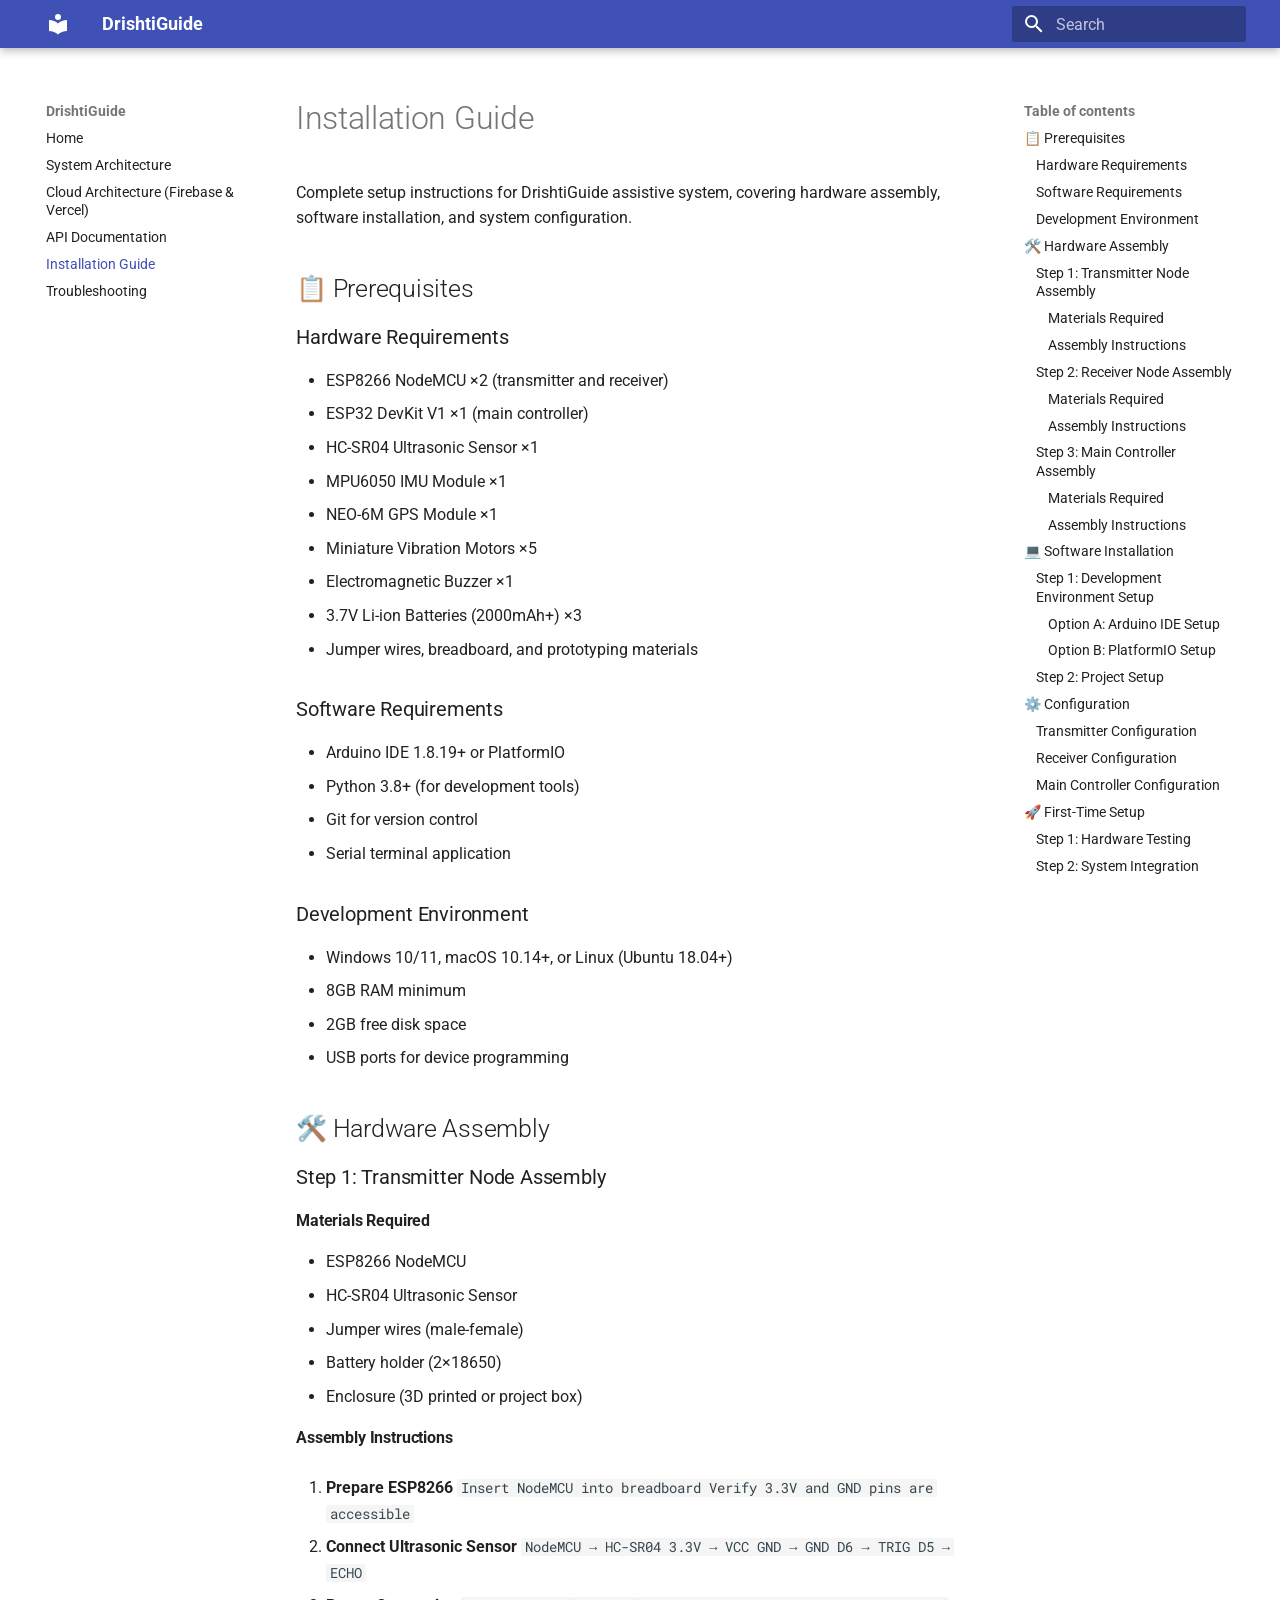
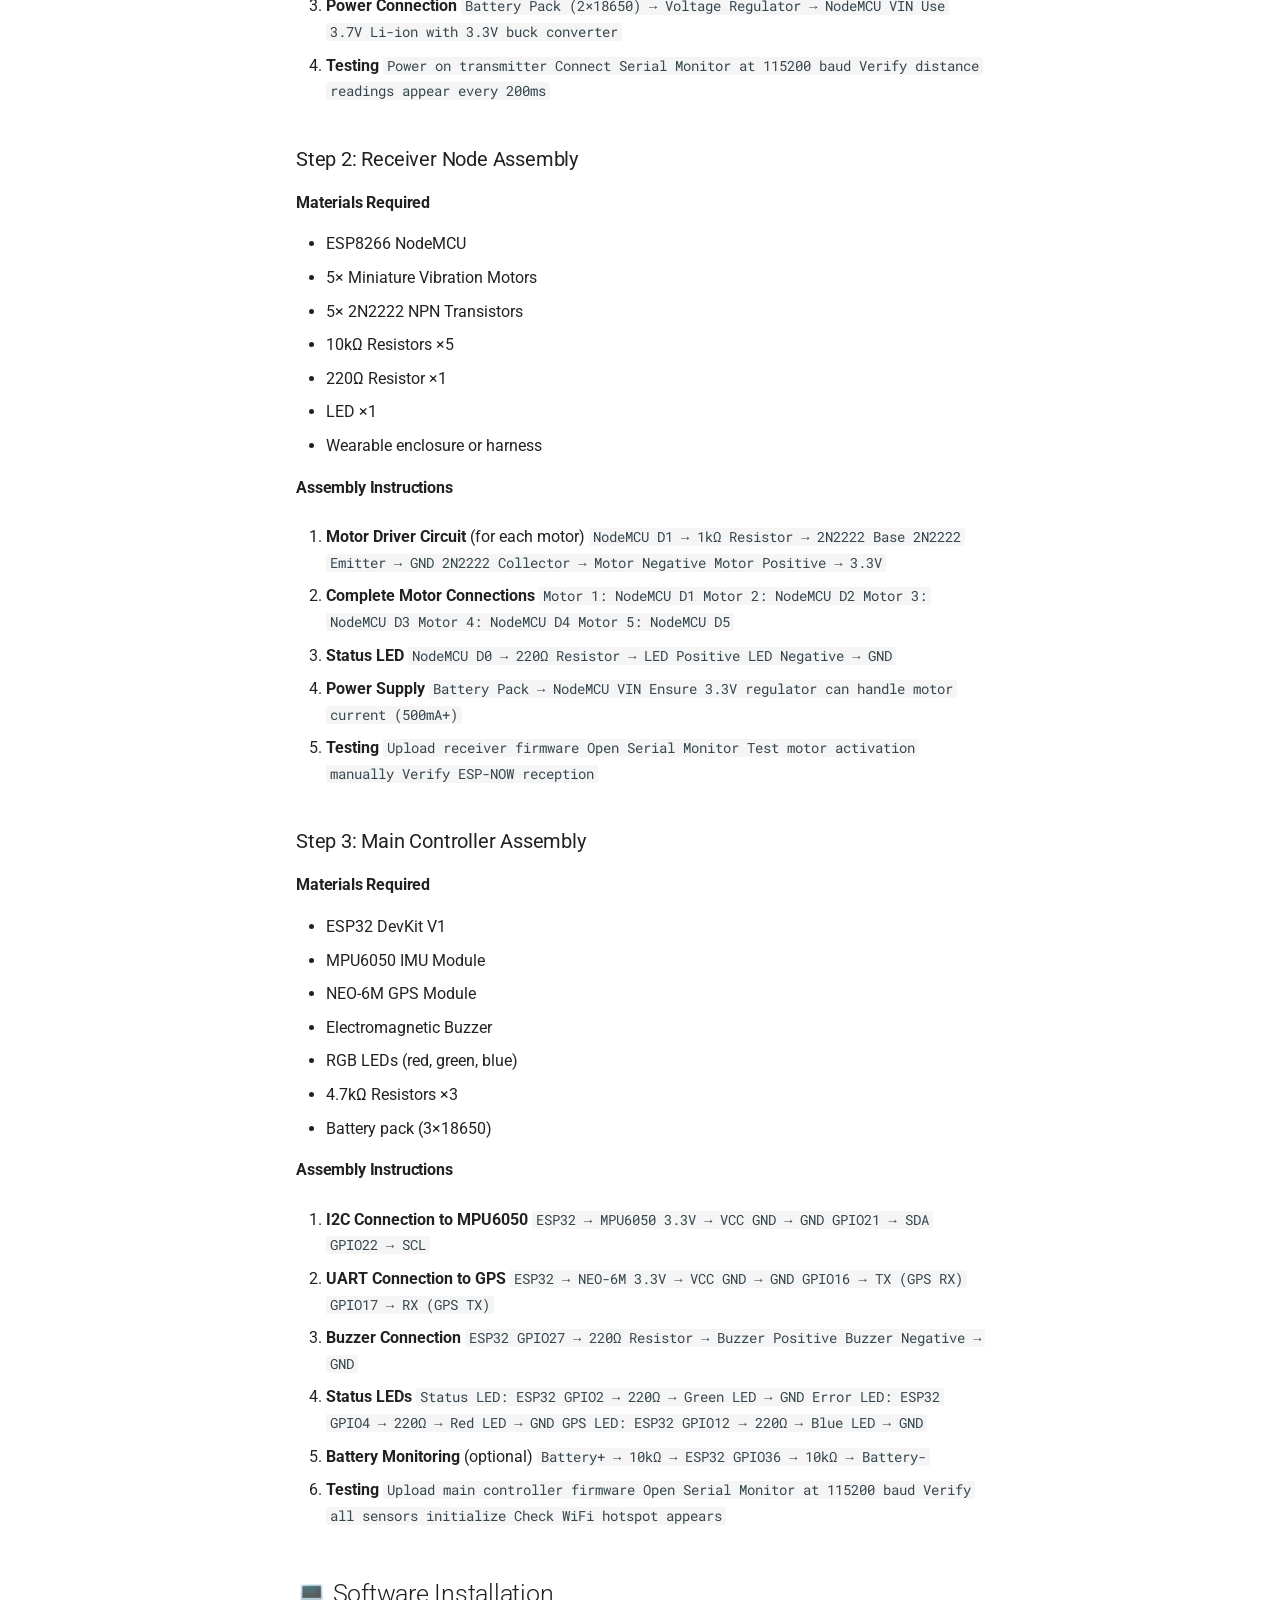
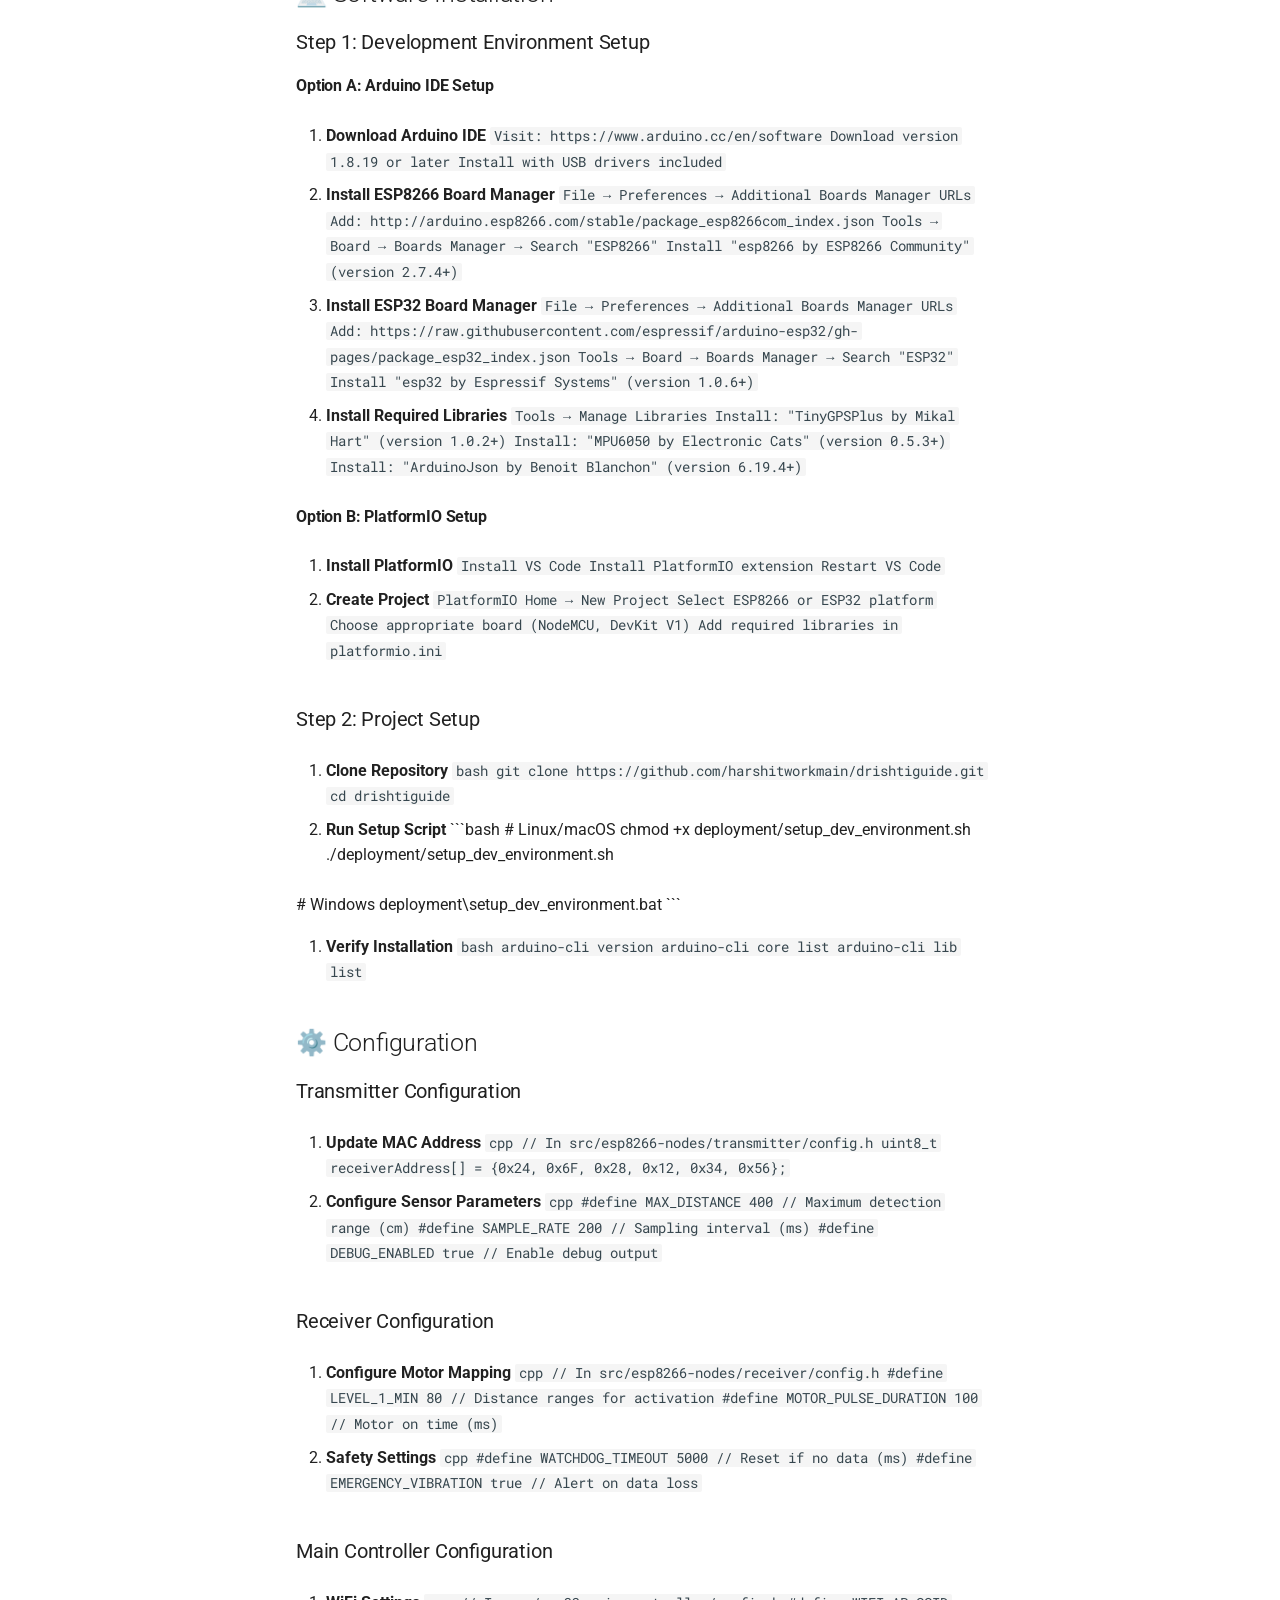
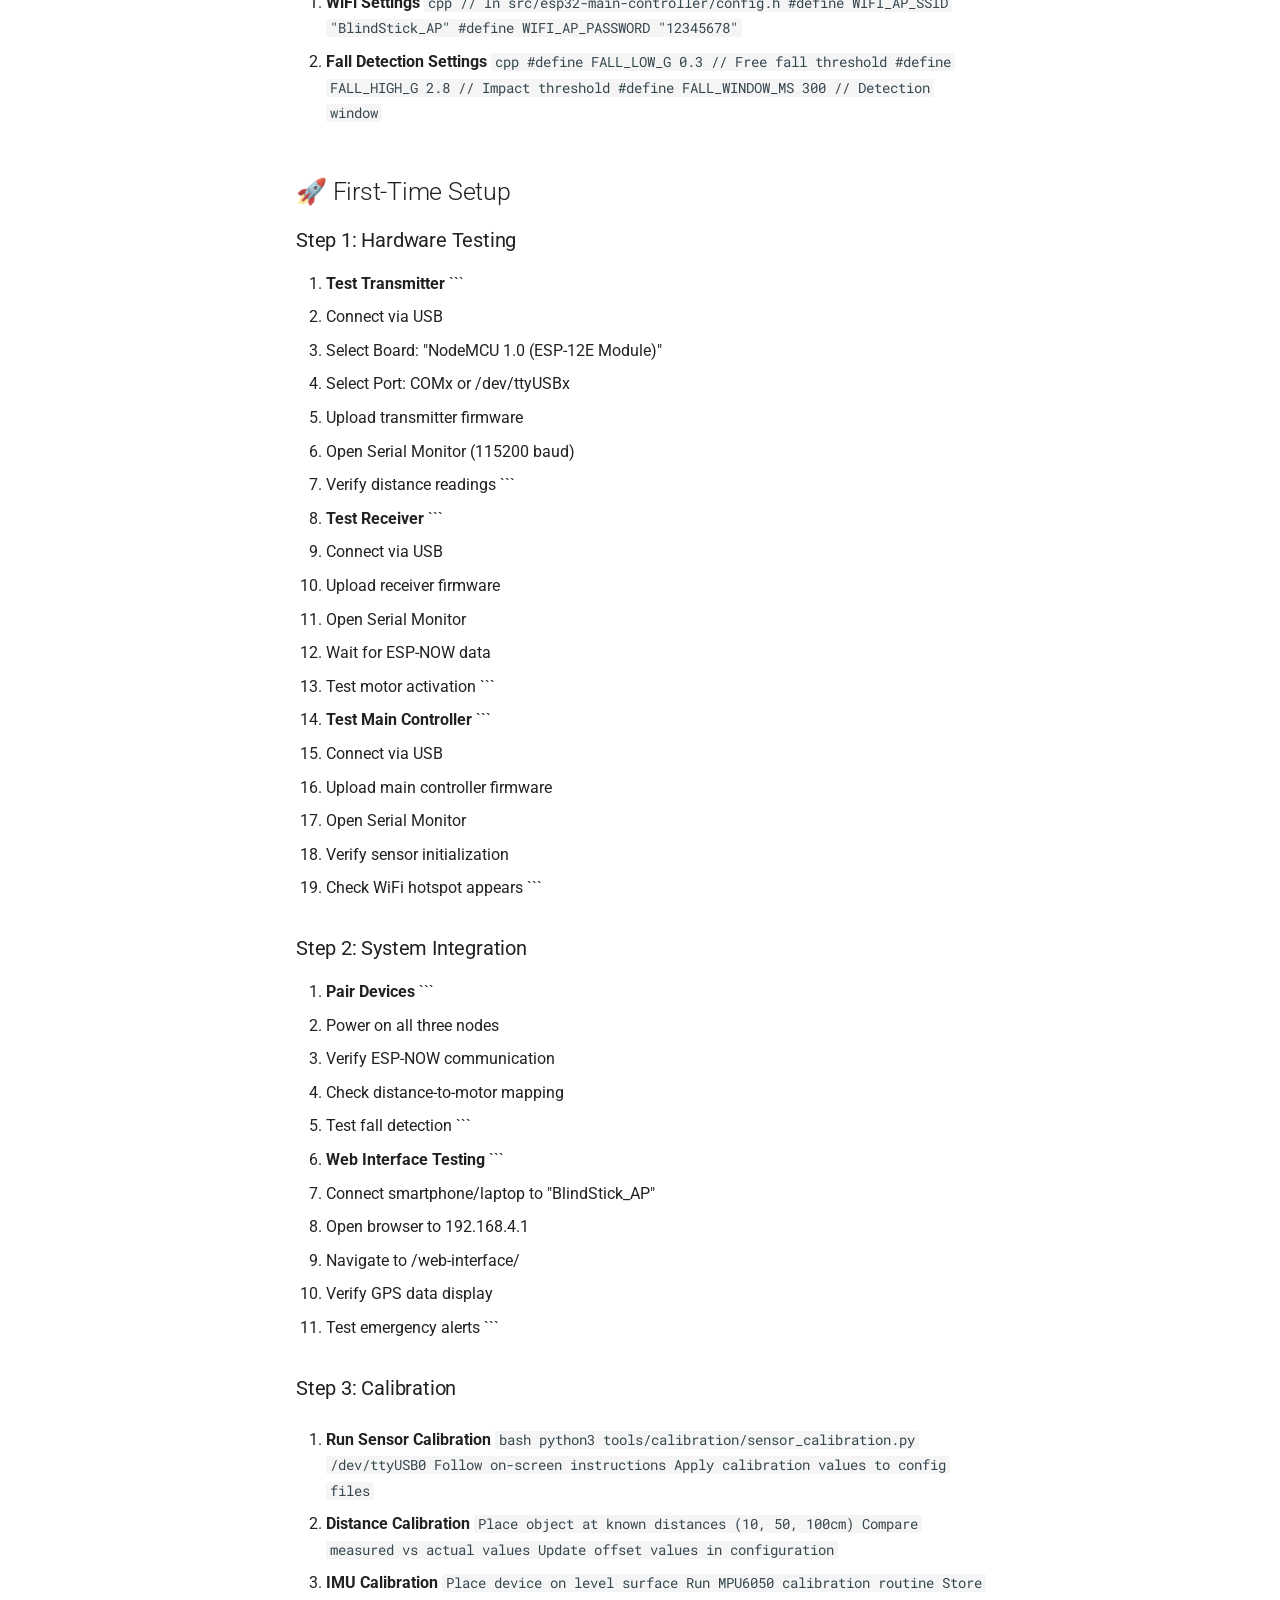
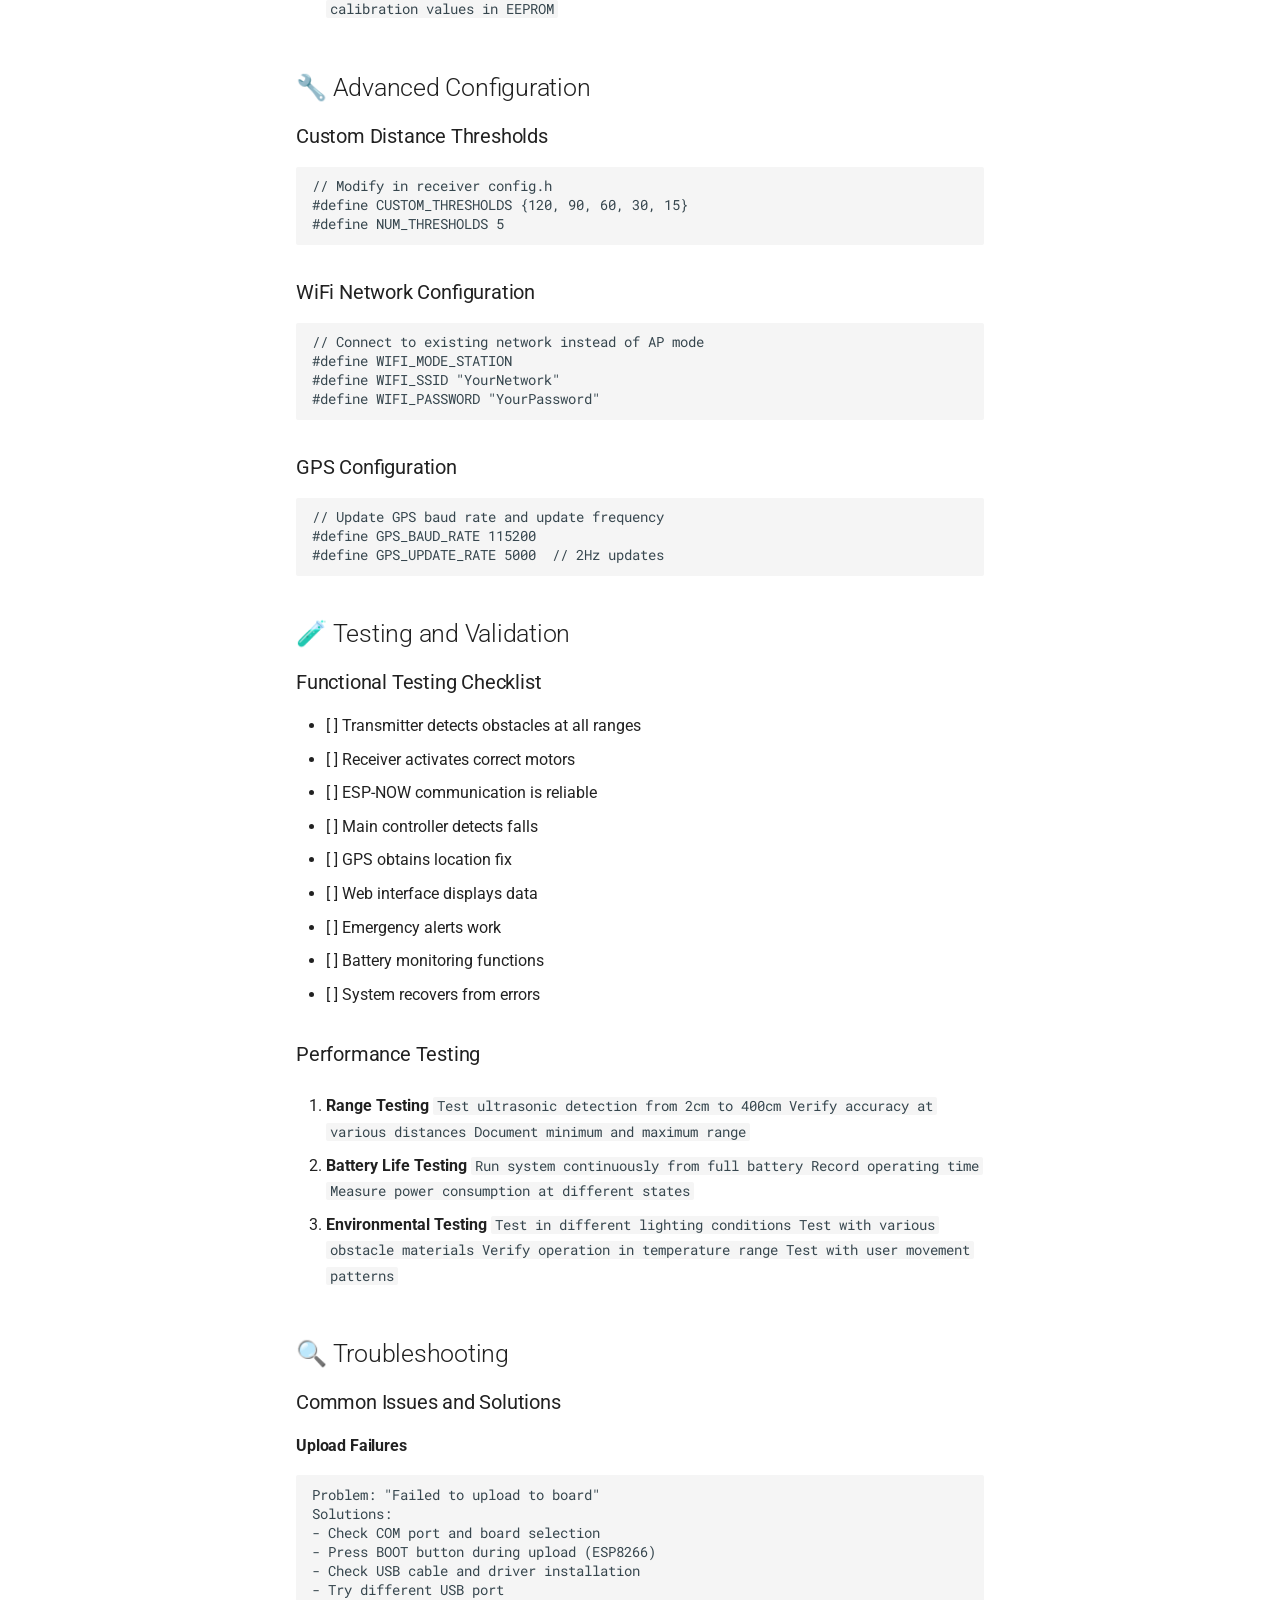
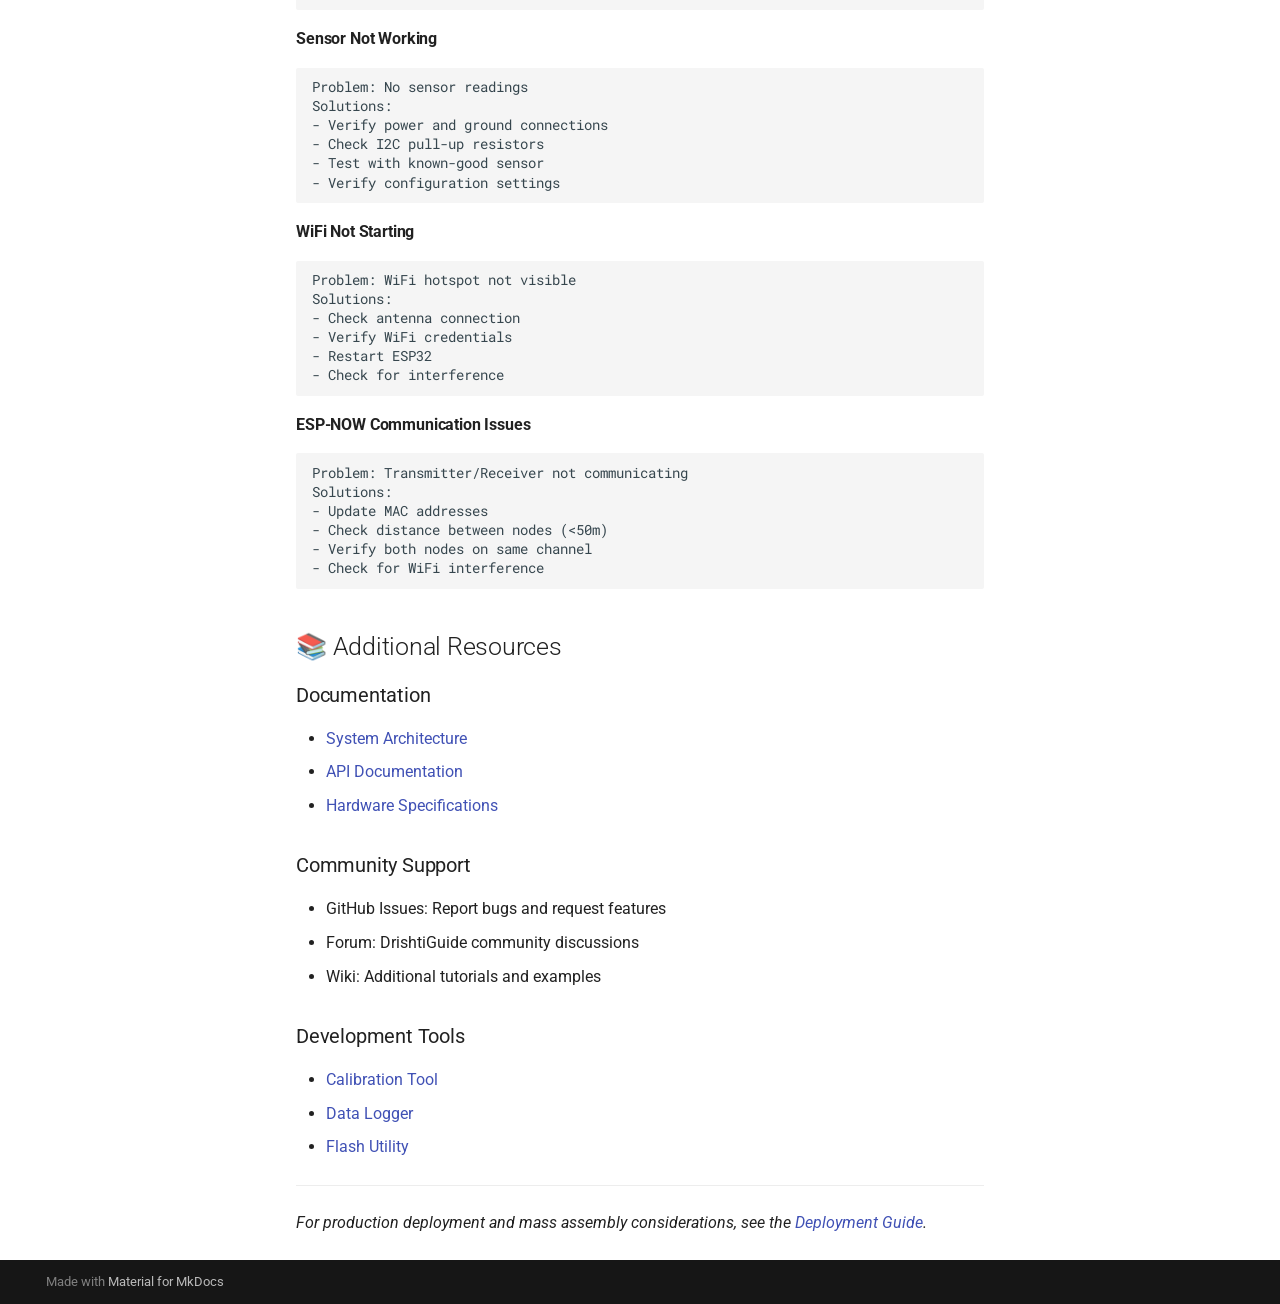
<file: installation_guide/index.html>
<!doctype html>
<html lang="en" class="no-js">
  <head>
    
      <meta charset="utf-8">
      <meta name="viewport" content="width=device-width,initial-scale=1">
      
      
      
      
        <link rel="prev" href="../api_documentation/">
      
      
        <link rel="next" href="../troubleshooting/">
      
      
        
      
      
      <link rel="icon" href="../assets/images/favicon.png">
      <meta name="generator" content="mkdocs-1.6.1, mkdocs-material-9.7.7">
    
    
      
        <title>Installation Guide - DrishtiGuide</title>
      
    
    
      <link rel="stylesheet" href="../assets/stylesheets/main.ec1eaa64.min.css">
      
      


    
    
      
    
    
      
        
        
        <link rel="preconnect" href="https://fonts.gstatic.com" crossorigin>
        <link rel="stylesheet" href="https://fonts.googleapis.com/css?family=Roboto:300,300i,400,400i,700,700i%7CRoboto+Mono:400,400i,700,700i&display=fallback">
        <style>:root{--md-text-font:"Roboto";--md-code-font:"Roboto Mono"}</style>
      
    
    
    <script>__md_scope=new URL("..",location),__md_hash=e=>[...e].reduce(((e,_)=>(e<<5)-e+_.charCodeAt(0)),0),__md_get=(e,_=localStorage,t=__md_scope)=>JSON.parse(_.getItem(t.pathname+"."+e)),__md_set=(e,_,t=localStorage,a=__md_scope)=>{try{t.setItem(a.pathname+"."+e,JSON.stringify(_))}catch(e){}}</script>
    
      

    
    
  </head>
  
  
    <body dir="ltr">
  
    
    <input class="md-toggle" data-md-toggle="drawer" type="checkbox" id="__drawer" autocomplete="off">
    <input class="md-toggle" data-md-toggle="search" type="checkbox" id="__search" autocomplete="off">
    <label class="md-overlay" for="__drawer"></label>
    <div data-md-component="skip">
      
        
        <a href="#installation-guide" class="md-skip">
          Skip to content
        </a>
      
    </div>
    <div data-md-component="announce">
      
    </div>
    
    
      

  

<header class="md-header md-header--shadow" data-md-component="header">
  <nav class="md-header__inner md-grid" aria-label="Header">
    <a href=".." title="DrishtiGuide" class="md-header__button md-logo" aria-label="DrishtiGuide" data-md-component="logo">
      
  
  <svg xmlns="http://www.w3.org/2000/svg" viewBox="0 0 24 24"><path d="M12 8a3 3 0 0 0 3-3 3 3 0 0 0-3-3 3 3 0 0 0-3 3 3 3 0 0 0 3 3m0 3.54C9.64 9.35 6.5 8 3 8v11c3.5 0 6.64 1.35 9 3.54 2.36-2.19 5.5-3.54 9-3.54V8c-3.5 0-6.64 1.35-9 3.54"/></svg>

    </a>
    <label class="md-header__button md-icon" for="__drawer">
      
      <svg xmlns="http://www.w3.org/2000/svg" viewBox="0 0 24 24"><path d="M3 6h18v2H3zm0 5h18v2H3zm0 5h18v2H3z"/></svg>
    </label>
    <div class="md-header__title" data-md-component="header-title">
      <div class="md-header__ellipsis">
        <div class="md-header__topic">
          <span class="md-ellipsis">
            DrishtiGuide
          </span>
        </div>
        <div class="md-header__topic" data-md-component="header-topic">
          <span class="md-ellipsis">
            
              Installation Guide
            
          </span>
        </div>
      </div>
    </div>
    
    
      <script>var palette=__md_get("__palette");if(palette&&palette.color){if("(prefers-color-scheme)"===palette.color.media){var media=matchMedia("(prefers-color-scheme: light)"),input=document.querySelector(media.matches?"[data-md-color-media='(prefers-color-scheme: light)']":"[data-md-color-media='(prefers-color-scheme: dark)']");palette.color.media=input.getAttribute("data-md-color-media"),palette.color.scheme=input.getAttribute("data-md-color-scheme"),palette.color.primary=input.getAttribute("data-md-color-primary"),palette.color.accent=input.getAttribute("data-md-color-accent")}for(var[key,value]of Object.entries(palette.color))document.body.setAttribute("data-md-color-"+key,value)}</script>
    
    
    
      
      
        <label class="md-header__button md-icon" for="__search">
          
          <svg xmlns="http://www.w3.org/2000/svg" viewBox="0 0 24 24"><path d="M9.5 3A6.5 6.5 0 0 1 16 9.5c0 1.61-.59 3.09-1.56 4.23l.27.27h.79l5 5-1.5 1.5-5-5v-.79l-.27-.27A6.52 6.52 0 0 1 9.5 16 6.5 6.5 0 0 1 3 9.5 6.5 6.5 0 0 1 9.5 3m0 2C7 5 5 7 5 9.5S7 14 9.5 14 14 12 14 9.5 12 5 9.5 5"/></svg>
        </label>
        <div class="md-search" data-md-component="search" role="dialog">
  <label class="md-search__overlay" for="__search"></label>
  <div class="md-search__inner" role="search">
    <form class="md-search__form" name="search">
      <input type="text" class="md-search__input" name="query" aria-label="Search" placeholder="Search" autocapitalize="off" autocorrect="off" autocomplete="off" spellcheck="false" data-md-component="search-query" required>
      <label class="md-search__icon md-icon" for="__search">
        
        <svg xmlns="http://www.w3.org/2000/svg" viewBox="0 0 24 24"><path d="M9.5 3A6.5 6.5 0 0 1 16 9.5c0 1.61-.59 3.09-1.56 4.23l.27.27h.79l5 5-1.5 1.5-5-5v-.79l-.27-.27A6.52 6.52 0 0 1 9.5 16 6.5 6.5 0 0 1 3 9.5 6.5 6.5 0 0 1 9.5 3m0 2C7 5 5 7 5 9.5S7 14 9.5 14 14 12 14 9.5 12 5 9.5 5"/></svg>
        
        <svg xmlns="http://www.w3.org/2000/svg" viewBox="0 0 24 24"><path d="M20 11v2H8l5.5 5.5-1.42 1.42L4.16 12l7.92-7.92L13.5 5.5 8 11z"/></svg>
      </label>
      <nav class="md-search__options" aria-label="Search">
        
        <button type="reset" class="md-search__icon md-icon" title="Clear" aria-label="Clear" tabindex="-1">
          
          <svg xmlns="http://www.w3.org/2000/svg" viewBox="0 0 24 24"><path d="M19 6.41 17.59 5 12 10.59 6.41 5 5 6.41 10.59 12 5 17.59 6.41 19 12 13.41 17.59 19 19 17.59 13.41 12z"/></svg>
        </button>
      </nav>
      
    </form>
    <div class="md-search__output">
      <div class="md-search__scrollwrap" tabindex="0" data-md-scrollfix>
        <div class="md-search-result" data-md-component="search-result">
          <div class="md-search-result__meta">
            Initializing search
          </div>
          <ol class="md-search-result__list" role="presentation"></ol>
        </div>
      </div>
    </div>
  </div>
</div>
      
    
    
  </nav>
  
</header>
    
    <div class="md-container" data-md-component="container">
      
      
        
          
        
      
      <main class="md-main" data-md-component="main">
        <div class="md-main__inner md-grid">
          
            
              
              <div class="md-sidebar md-sidebar--primary" data-md-component="sidebar" data-md-type="navigation" >
                <div class="md-sidebar__scrollwrap">
                  <div class="md-sidebar__inner">
                    



<nav class="md-nav md-nav--primary" aria-label="Navigation" data-md-level="0">
  <label class="md-nav__title" for="__drawer">
    <a href=".." title="DrishtiGuide" class="md-nav__button md-logo" aria-label="DrishtiGuide" data-md-component="logo">
      
  
  <svg xmlns="http://www.w3.org/2000/svg" viewBox="0 0 24 24"><path d="M12 8a3 3 0 0 0 3-3 3 3 0 0 0-3-3 3 3 0 0 0-3 3 3 3 0 0 0 3 3m0 3.54C9.64 9.35 6.5 8 3 8v11c3.5 0 6.64 1.35 9 3.54 2.36-2.19 5.5-3.54 9-3.54V8c-3.5 0-6.64 1.35-9 3.54"/></svg>

    </a>
    DrishtiGuide
  </label>
  
  <ul class="md-nav__list" data-md-scrollfix>
    
      
      
  
  
  
  
    <li class="md-nav__item">
      <a href=".." class="md-nav__link">
        
  
  
  <span class="md-ellipsis">
    
  
    Home
  

    
  </span>
  
  

      </a>
    </li>
  

    
      
      
  
  
  
  
    <li class="md-nav__item">
      <a href="../system_architecture/" class="md-nav__link">
        
  
  
  <span class="md-ellipsis">
    
  
    System Architecture
  

    
  </span>
  
  

      </a>
    </li>
  

    
      
      
  
  
  
  
    <li class="md-nav__item">
      <a href="../cloud_architecture_firebase/" class="md-nav__link">
        
  
  
  <span class="md-ellipsis">
    
  
    Cloud Architecture (Firebase & Vercel)
  

    
  </span>
  
  

      </a>
    </li>
  

    
      
      
  
  
  
  
    <li class="md-nav__item">
      <a href="../api_documentation/" class="md-nav__link">
        
  
  
  <span class="md-ellipsis">
    
  
    API Documentation
  

    
  </span>
  
  

      </a>
    </li>
  

    
      
      
  
  
    
  
  
  
    <li class="md-nav__item md-nav__item--active">
      
      <input class="md-nav__toggle md-toggle" type="checkbox" id="__toc">
      
      
        
      
      
        <label class="md-nav__link md-nav__link--active" for="__toc">
          
  
  
  <span class="md-ellipsis">
    
  
    Installation Guide
  

    
  </span>
  
  

          <span class="md-nav__icon md-icon"></span>
        </label>
      
      <a href="./" class="md-nav__link md-nav__link--active">
        
  
  
  <span class="md-ellipsis">
    
  
    Installation Guide
  

    
  </span>
  
  

      </a>
      
        

<nav class="md-nav md-nav--secondary" aria-label="Table of contents">
  
  
  
    
  
  
    <label class="md-nav__title" for="__toc">
      <span class="md-nav__icon md-icon"></span>
      Table of contents
    </label>
    <ul class="md-nav__list" data-md-component="toc" data-md-scrollfix>
      
        <li class="md-nav__item">
  <a href="#prerequisites" class="md-nav__link">
    <span class="md-ellipsis">
      
        📋 Prerequisites
      
    </span>
  </a>
  
    <nav class="md-nav" aria-label="📋 Prerequisites">
      <ul class="md-nav__list">
        
          <li class="md-nav__item">
  <a href="#hardware-requirements" class="md-nav__link">
    <span class="md-ellipsis">
      
        Hardware Requirements
      
    </span>
  </a>
  
</li>
        
          <li class="md-nav__item">
  <a href="#software-requirements" class="md-nav__link">
    <span class="md-ellipsis">
      
        Software Requirements
      
    </span>
  </a>
  
</li>
        
          <li class="md-nav__item">
  <a href="#development-environment" class="md-nav__link">
    <span class="md-ellipsis">
      
        Development Environment
      
    </span>
  </a>
  
</li>
        
      </ul>
    </nav>
  
</li>
      
        <li class="md-nav__item">
  <a href="#hardware-assembly" class="md-nav__link">
    <span class="md-ellipsis">
      
        🛠️ Hardware Assembly
      
    </span>
  </a>
  
    <nav class="md-nav" aria-label="🛠️ Hardware Assembly">
      <ul class="md-nav__list">
        
          <li class="md-nav__item">
  <a href="#step-1-transmitter-node-assembly" class="md-nav__link">
    <span class="md-ellipsis">
      
        Step 1: Transmitter Node Assembly
      
    </span>
  </a>
  
    <nav class="md-nav" aria-label="Step 1: Transmitter Node Assembly">
      <ul class="md-nav__list">
        
          <li class="md-nav__item">
  <a href="#materials-required" class="md-nav__link">
    <span class="md-ellipsis">
      
        Materials Required
      
    </span>
  </a>
  
</li>
        
          <li class="md-nav__item">
  <a href="#assembly-instructions" class="md-nav__link">
    <span class="md-ellipsis">
      
        Assembly Instructions
      
    </span>
  </a>
  
</li>
        
      </ul>
    </nav>
  
</li>
        
          <li class="md-nav__item">
  <a href="#step-2-receiver-node-assembly" class="md-nav__link">
    <span class="md-ellipsis">
      
        Step 2: Receiver Node Assembly
      
    </span>
  </a>
  
    <nav class="md-nav" aria-label="Step 2: Receiver Node Assembly">
      <ul class="md-nav__list">
        
          <li class="md-nav__item">
  <a href="#materials-required_1" class="md-nav__link">
    <span class="md-ellipsis">
      
        Materials Required
      
    </span>
  </a>
  
</li>
        
          <li class="md-nav__item">
  <a href="#assembly-instructions_1" class="md-nav__link">
    <span class="md-ellipsis">
      
        Assembly Instructions
      
    </span>
  </a>
  
</li>
        
      </ul>
    </nav>
  
</li>
        
          <li class="md-nav__item">
  <a href="#step-3-main-controller-assembly" class="md-nav__link">
    <span class="md-ellipsis">
      
        Step 3: Main Controller Assembly
      
    </span>
  </a>
  
    <nav class="md-nav" aria-label="Step 3: Main Controller Assembly">
      <ul class="md-nav__list">
        
          <li class="md-nav__item">
  <a href="#materials-required_2" class="md-nav__link">
    <span class="md-ellipsis">
      
        Materials Required
      
    </span>
  </a>
  
</li>
        
          <li class="md-nav__item">
  <a href="#assembly-instructions_2" class="md-nav__link">
    <span class="md-ellipsis">
      
        Assembly Instructions
      
    </span>
  </a>
  
</li>
        
      </ul>
    </nav>
  
</li>
        
      </ul>
    </nav>
  
</li>
      
        <li class="md-nav__item">
  <a href="#software-installation" class="md-nav__link">
    <span class="md-ellipsis">
      
        💻 Software Installation
      
    </span>
  </a>
  
    <nav class="md-nav" aria-label="💻 Software Installation">
      <ul class="md-nav__list">
        
          <li class="md-nav__item">
  <a href="#step-1-development-environment-setup" class="md-nav__link">
    <span class="md-ellipsis">
      
        Step 1: Development Environment Setup
      
    </span>
  </a>
  
    <nav class="md-nav" aria-label="Step 1: Development Environment Setup">
      <ul class="md-nav__list">
        
          <li class="md-nav__item">
  <a href="#option-a-arduino-ide-setup" class="md-nav__link">
    <span class="md-ellipsis">
      
        Option A: Arduino IDE Setup
      
    </span>
  </a>
  
</li>
        
          <li class="md-nav__item">
  <a href="#option-b-platformio-setup" class="md-nav__link">
    <span class="md-ellipsis">
      
        Option B: PlatformIO Setup
      
    </span>
  </a>
  
</li>
        
      </ul>
    </nav>
  
</li>
        
          <li class="md-nav__item">
  <a href="#step-2-project-setup" class="md-nav__link">
    <span class="md-ellipsis">
      
        Step 2: Project Setup
      
    </span>
  </a>
  
</li>
        
      </ul>
    </nav>
  
</li>
      
        <li class="md-nav__item">
  <a href="#configuration" class="md-nav__link">
    <span class="md-ellipsis">
      
        ⚙️ Configuration
      
    </span>
  </a>
  
    <nav class="md-nav" aria-label="⚙️ Configuration">
      <ul class="md-nav__list">
        
          <li class="md-nav__item">
  <a href="#transmitter-configuration" class="md-nav__link">
    <span class="md-ellipsis">
      
        Transmitter Configuration
      
    </span>
  </a>
  
</li>
        
          <li class="md-nav__item">
  <a href="#receiver-configuration" class="md-nav__link">
    <span class="md-ellipsis">
      
        Receiver Configuration
      
    </span>
  </a>
  
</li>
        
          <li class="md-nav__item">
  <a href="#main-controller-configuration" class="md-nav__link">
    <span class="md-ellipsis">
      
        Main Controller Configuration
      
    </span>
  </a>
  
</li>
        
      </ul>
    </nav>
  
</li>
      
        <li class="md-nav__item">
  <a href="#first-time-setup" class="md-nav__link">
    <span class="md-ellipsis">
      
        🚀 First-Time Setup
      
    </span>
  </a>
  
    <nav class="md-nav" aria-label="🚀 First-Time Setup">
      <ul class="md-nav__list">
        
          <li class="md-nav__item">
  <a href="#step-1-hardware-testing" class="md-nav__link">
    <span class="md-ellipsis">
      
        Step 1: Hardware Testing
      
    </span>
  </a>
  
</li>
        
          <li class="md-nav__item">
  <a href="#step-2-system-integration" class="md-nav__link">
    <span class="md-ellipsis">
      
        Step 2: System Integration
      
    </span>
  </a>
  
</li>
        
          <li class="md-nav__item">
  <a href="#step-3-calibration" class="md-nav__link">
    <span class="md-ellipsis">
      
        Step 3: Calibration
      
    </span>
  </a>
  
</li>
        
      </ul>
    </nav>
  
</li>
      
        <li class="md-nav__item">
  <a href="#advanced-configuration" class="md-nav__link">
    <span class="md-ellipsis">
      
        🔧 Advanced Configuration
      
    </span>
  </a>
  
    <nav class="md-nav" aria-label="🔧 Advanced Configuration">
      <ul class="md-nav__list">
        
          <li class="md-nav__item">
  <a href="#custom-distance-thresholds" class="md-nav__link">
    <span class="md-ellipsis">
      
        Custom Distance Thresholds
      
    </span>
  </a>
  
</li>
        
          <li class="md-nav__item">
  <a href="#wifi-network-configuration" class="md-nav__link">
    <span class="md-ellipsis">
      
        WiFi Network Configuration
      
    </span>
  </a>
  
</li>
        
          <li class="md-nav__item">
  <a href="#gps-configuration" class="md-nav__link">
    <span class="md-ellipsis">
      
        GPS Configuration
      
    </span>
  </a>
  
</li>
        
      </ul>
    </nav>
  
</li>
      
        <li class="md-nav__item">
  <a href="#testing-and-validation" class="md-nav__link">
    <span class="md-ellipsis">
      
        🧪 Testing and Validation
      
    </span>
  </a>
  
    <nav class="md-nav" aria-label="🧪 Testing and Validation">
      <ul class="md-nav__list">
        
          <li class="md-nav__item">
  <a href="#functional-testing-checklist" class="md-nav__link">
    <span class="md-ellipsis">
      
        Functional Testing Checklist
      
    </span>
  </a>
  
</li>
        
          <li class="md-nav__item">
  <a href="#performance-testing" class="md-nav__link">
    <span class="md-ellipsis">
      
        Performance Testing
      
    </span>
  </a>
  
</li>
        
      </ul>
    </nav>
  
</li>
      
        <li class="md-nav__item">
  <a href="#troubleshooting" class="md-nav__link">
    <span class="md-ellipsis">
      
        🔍 Troubleshooting
      
    </span>
  </a>
  
    <nav class="md-nav" aria-label="🔍 Troubleshooting">
      <ul class="md-nav__list">
        
          <li class="md-nav__item">
  <a href="#common-issues-and-solutions" class="md-nav__link">
    <span class="md-ellipsis">
      
        Common Issues and Solutions
      
    </span>
  </a>
  
    <nav class="md-nav" aria-label="Common Issues and Solutions">
      <ul class="md-nav__list">
        
          <li class="md-nav__item">
  <a href="#upload-failures" class="md-nav__link">
    <span class="md-ellipsis">
      
        Upload Failures
      
    </span>
  </a>
  
</li>
        
          <li class="md-nav__item">
  <a href="#sensor-not-working" class="md-nav__link">
    <span class="md-ellipsis">
      
        Sensor Not Working
      
    </span>
  </a>
  
</li>
        
          <li class="md-nav__item">
  <a href="#wifi-not-starting" class="md-nav__link">
    <span class="md-ellipsis">
      
        WiFi Not Starting
      
    </span>
  </a>
  
</li>
        
          <li class="md-nav__item">
  <a href="#esp-now-communication-issues" class="md-nav__link">
    <span class="md-ellipsis">
      
        ESP-NOW Communication Issues
      
    </span>
  </a>
  
</li>
        
      </ul>
    </nav>
  
</li>
        
      </ul>
    </nav>
  
</li>
      
        <li class="md-nav__item">
  <a href="#additional-resources" class="md-nav__link">
    <span class="md-ellipsis">
      
        📚 Additional Resources
      
    </span>
  </a>
  
    <nav class="md-nav" aria-label="📚 Additional Resources">
      <ul class="md-nav__list">
        
          <li class="md-nav__item">
  <a href="#documentation" class="md-nav__link">
    <span class="md-ellipsis">
      
        Documentation
      
    </span>
  </a>
  
</li>
        
          <li class="md-nav__item">
  <a href="#community-support" class="md-nav__link">
    <span class="md-ellipsis">
      
        Community Support
      
    </span>
  </a>
  
</li>
        
          <li class="md-nav__item">
  <a href="#development-tools" class="md-nav__link">
    <span class="md-ellipsis">
      
        Development Tools
      
    </span>
  </a>
  
</li>
        
      </ul>
    </nav>
  
</li>
      
    </ul>
  
</nav>
      
    </li>
  

    
      
      
  
  
  
  
    <li class="md-nav__item">
      <a href="../troubleshooting/" class="md-nav__link">
        
  
  
  <span class="md-ellipsis">
    
  
    Troubleshooting
  

    
  </span>
  
  

      </a>
    </li>
  

    
  </ul>
</nav>
                  </div>
                </div>
              </div>
            
            
              
              <div class="md-sidebar md-sidebar--secondary" data-md-component="sidebar" data-md-type="toc" >
                <div class="md-sidebar__scrollwrap">
                  <div class="md-sidebar__inner">
                    

<nav class="md-nav md-nav--secondary" aria-label="Table of contents">
  
  
  
    
  
  
    <label class="md-nav__title" for="__toc">
      <span class="md-nav__icon md-icon"></span>
      Table of contents
    </label>
    <ul class="md-nav__list" data-md-component="toc" data-md-scrollfix>
      
        <li class="md-nav__item">
  <a href="#prerequisites" class="md-nav__link">
    <span class="md-ellipsis">
      
        📋 Prerequisites
      
    </span>
  </a>
  
    <nav class="md-nav" aria-label="📋 Prerequisites">
      <ul class="md-nav__list">
        
          <li class="md-nav__item">
  <a href="#hardware-requirements" class="md-nav__link">
    <span class="md-ellipsis">
      
        Hardware Requirements
      
    </span>
  </a>
  
</li>
        
          <li class="md-nav__item">
  <a href="#software-requirements" class="md-nav__link">
    <span class="md-ellipsis">
      
        Software Requirements
      
    </span>
  </a>
  
</li>
        
          <li class="md-nav__item">
  <a href="#development-environment" class="md-nav__link">
    <span class="md-ellipsis">
      
        Development Environment
      
    </span>
  </a>
  
</li>
        
      </ul>
    </nav>
  
</li>
      
        <li class="md-nav__item">
  <a href="#hardware-assembly" class="md-nav__link">
    <span class="md-ellipsis">
      
        🛠️ Hardware Assembly
      
    </span>
  </a>
  
    <nav class="md-nav" aria-label="🛠️ Hardware Assembly">
      <ul class="md-nav__list">
        
          <li class="md-nav__item">
  <a href="#step-1-transmitter-node-assembly" class="md-nav__link">
    <span class="md-ellipsis">
      
        Step 1: Transmitter Node Assembly
      
    </span>
  </a>
  
    <nav class="md-nav" aria-label="Step 1: Transmitter Node Assembly">
      <ul class="md-nav__list">
        
          <li class="md-nav__item">
  <a href="#materials-required" class="md-nav__link">
    <span class="md-ellipsis">
      
        Materials Required
      
    </span>
  </a>
  
</li>
        
          <li class="md-nav__item">
  <a href="#assembly-instructions" class="md-nav__link">
    <span class="md-ellipsis">
      
        Assembly Instructions
      
    </span>
  </a>
  
</li>
        
      </ul>
    </nav>
  
</li>
        
          <li class="md-nav__item">
  <a href="#step-2-receiver-node-assembly" class="md-nav__link">
    <span class="md-ellipsis">
      
        Step 2: Receiver Node Assembly
      
    </span>
  </a>
  
    <nav class="md-nav" aria-label="Step 2: Receiver Node Assembly">
      <ul class="md-nav__list">
        
          <li class="md-nav__item">
  <a href="#materials-required_1" class="md-nav__link">
    <span class="md-ellipsis">
      
        Materials Required
      
    </span>
  </a>
  
</li>
        
          <li class="md-nav__item">
  <a href="#assembly-instructions_1" class="md-nav__link">
    <span class="md-ellipsis">
      
        Assembly Instructions
      
    </span>
  </a>
  
</li>
        
      </ul>
    </nav>
  
</li>
        
          <li class="md-nav__item">
  <a href="#step-3-main-controller-assembly" class="md-nav__link">
    <span class="md-ellipsis">
      
        Step 3: Main Controller Assembly
      
    </span>
  </a>
  
    <nav class="md-nav" aria-label="Step 3: Main Controller Assembly">
      <ul class="md-nav__list">
        
          <li class="md-nav__item">
  <a href="#materials-required_2" class="md-nav__link">
    <span class="md-ellipsis">
      
        Materials Required
      
    </span>
  </a>
  
</li>
        
          <li class="md-nav__item">
  <a href="#assembly-instructions_2" class="md-nav__link">
    <span class="md-ellipsis">
      
        Assembly Instructions
      
    </span>
  </a>
  
</li>
        
      </ul>
    </nav>
  
</li>
        
      </ul>
    </nav>
  
</li>
      
        <li class="md-nav__item">
  <a href="#software-installation" class="md-nav__link">
    <span class="md-ellipsis">
      
        💻 Software Installation
      
    </span>
  </a>
  
    <nav class="md-nav" aria-label="💻 Software Installation">
      <ul class="md-nav__list">
        
          <li class="md-nav__item">
  <a href="#step-1-development-environment-setup" class="md-nav__link">
    <span class="md-ellipsis">
      
        Step 1: Development Environment Setup
      
    </span>
  </a>
  
    <nav class="md-nav" aria-label="Step 1: Development Environment Setup">
      <ul class="md-nav__list">
        
          <li class="md-nav__item">
  <a href="#option-a-arduino-ide-setup" class="md-nav__link">
    <span class="md-ellipsis">
      
        Option A: Arduino IDE Setup
      
    </span>
  </a>
  
</li>
        
          <li class="md-nav__item">
  <a href="#option-b-platformio-setup" class="md-nav__link">
    <span class="md-ellipsis">
      
        Option B: PlatformIO Setup
      
    </span>
  </a>
  
</li>
        
      </ul>
    </nav>
  
</li>
        
          <li class="md-nav__item">
  <a href="#step-2-project-setup" class="md-nav__link">
    <span class="md-ellipsis">
      
        Step 2: Project Setup
      
    </span>
  </a>
  
</li>
        
      </ul>
    </nav>
  
</li>
      
        <li class="md-nav__item">
  <a href="#configuration" class="md-nav__link">
    <span class="md-ellipsis">
      
        ⚙️ Configuration
      
    </span>
  </a>
  
    <nav class="md-nav" aria-label="⚙️ Configuration">
      <ul class="md-nav__list">
        
          <li class="md-nav__item">
  <a href="#transmitter-configuration" class="md-nav__link">
    <span class="md-ellipsis">
      
        Transmitter Configuration
      
    </span>
  </a>
  
</li>
        
          <li class="md-nav__item">
  <a href="#receiver-configuration" class="md-nav__link">
    <span class="md-ellipsis">
      
        Receiver Configuration
      
    </span>
  </a>
  
</li>
        
          <li class="md-nav__item">
  <a href="#main-controller-configuration" class="md-nav__link">
    <span class="md-ellipsis">
      
        Main Controller Configuration
      
    </span>
  </a>
  
</li>
        
      </ul>
    </nav>
  
</li>
      
        <li class="md-nav__item">
  <a href="#first-time-setup" class="md-nav__link">
    <span class="md-ellipsis">
      
        🚀 First-Time Setup
      
    </span>
  </a>
  
    <nav class="md-nav" aria-label="🚀 First-Time Setup">
      <ul class="md-nav__list">
        
          <li class="md-nav__item">
  <a href="#step-1-hardware-testing" class="md-nav__link">
    <span class="md-ellipsis">
      
        Step 1: Hardware Testing
      
    </span>
  </a>
  
</li>
        
          <li class="md-nav__item">
  <a href="#step-2-system-integration" class="md-nav__link">
    <span class="md-ellipsis">
      
        Step 2: System Integration
      
    </span>
  </a>
  
</li>
        
          <li class="md-nav__item">
  <a href="#step-3-calibration" class="md-nav__link">
    <span class="md-ellipsis">
      
        Step 3: Calibration
      
    </span>
  </a>
  
</li>
        
      </ul>
    </nav>
  
</li>
      
        <li class="md-nav__item">
  <a href="#advanced-configuration" class="md-nav__link">
    <span class="md-ellipsis">
      
        🔧 Advanced Configuration
      
    </span>
  </a>
  
    <nav class="md-nav" aria-label="🔧 Advanced Configuration">
      <ul class="md-nav__list">
        
          <li class="md-nav__item">
  <a href="#custom-distance-thresholds" class="md-nav__link">
    <span class="md-ellipsis">
      
        Custom Distance Thresholds
      
    </span>
  </a>
  
</li>
        
          <li class="md-nav__item">
  <a href="#wifi-network-configuration" class="md-nav__link">
    <span class="md-ellipsis">
      
        WiFi Network Configuration
      
    </span>
  </a>
  
</li>
        
          <li class="md-nav__item">
  <a href="#gps-configuration" class="md-nav__link">
    <span class="md-ellipsis">
      
        GPS Configuration
      
    </span>
  </a>
  
</li>
        
      </ul>
    </nav>
  
</li>
      
        <li class="md-nav__item">
  <a href="#testing-and-validation" class="md-nav__link">
    <span class="md-ellipsis">
      
        🧪 Testing and Validation
      
    </span>
  </a>
  
    <nav class="md-nav" aria-label="🧪 Testing and Validation">
      <ul class="md-nav__list">
        
          <li class="md-nav__item">
  <a href="#functional-testing-checklist" class="md-nav__link">
    <span class="md-ellipsis">
      
        Functional Testing Checklist
      
    </span>
  </a>
  
</li>
        
          <li class="md-nav__item">
  <a href="#performance-testing" class="md-nav__link">
    <span class="md-ellipsis">
      
        Performance Testing
      
    </span>
  </a>
  
</li>
        
      </ul>
    </nav>
  
</li>
      
        <li class="md-nav__item">
  <a href="#troubleshooting" class="md-nav__link">
    <span class="md-ellipsis">
      
        🔍 Troubleshooting
      
    </span>
  </a>
  
    <nav class="md-nav" aria-label="🔍 Troubleshooting">
      <ul class="md-nav__list">
        
          <li class="md-nav__item">
  <a href="#common-issues-and-solutions" class="md-nav__link">
    <span class="md-ellipsis">
      
        Common Issues and Solutions
      
    </span>
  </a>
  
    <nav class="md-nav" aria-label="Common Issues and Solutions">
      <ul class="md-nav__list">
        
          <li class="md-nav__item">
  <a href="#upload-failures" class="md-nav__link">
    <span class="md-ellipsis">
      
        Upload Failures
      
    </span>
  </a>
  
</li>
        
          <li class="md-nav__item">
  <a href="#sensor-not-working" class="md-nav__link">
    <span class="md-ellipsis">
      
        Sensor Not Working
      
    </span>
  </a>
  
</li>
        
          <li class="md-nav__item">
  <a href="#wifi-not-starting" class="md-nav__link">
    <span class="md-ellipsis">
      
        WiFi Not Starting
      
    </span>
  </a>
  
</li>
        
          <li class="md-nav__item">
  <a href="#esp-now-communication-issues" class="md-nav__link">
    <span class="md-ellipsis">
      
        ESP-NOW Communication Issues
      
    </span>
  </a>
  
</li>
        
      </ul>
    </nav>
  
</li>
        
      </ul>
    </nav>
  
</li>
      
        <li class="md-nav__item">
  <a href="#additional-resources" class="md-nav__link">
    <span class="md-ellipsis">
      
        📚 Additional Resources
      
    </span>
  </a>
  
    <nav class="md-nav" aria-label="📚 Additional Resources">
      <ul class="md-nav__list">
        
          <li class="md-nav__item">
  <a href="#documentation" class="md-nav__link">
    <span class="md-ellipsis">
      
        Documentation
      
    </span>
  </a>
  
</li>
        
          <li class="md-nav__item">
  <a href="#community-support" class="md-nav__link">
    <span class="md-ellipsis">
      
        Community Support
      
    </span>
  </a>
  
</li>
        
          <li class="md-nav__item">
  <a href="#development-tools" class="md-nav__link">
    <span class="md-ellipsis">
      
        Development Tools
      
    </span>
  </a>
  
</li>
        
      </ul>
    </nav>
  
</li>
      
    </ul>
  
</nav>
                  </div>
                </div>
              </div>
            
          
          
            <div class="md-content" data-md-component="content">
              
              <article class="md-content__inner md-typeset">
                
                  



<h1 id="installation-guide">Installation Guide</h1>
<p>Complete setup instructions for DrishtiGuide assistive system, covering hardware assembly, software installation, and system configuration.</p>
<h2 id="prerequisites">📋 Prerequisites</h2>
<h3 id="hardware-requirements">Hardware Requirements</h3>
<ul>
<li>ESP8266 NodeMCU ×2 (transmitter and receiver)</li>
<li>ESP32 DevKit V1 ×1 (main controller)</li>
<li>HC-SR04 Ultrasonic Sensor ×1</li>
<li>MPU6050 IMU Module ×1</li>
<li>NEO-6M GPS Module ×1</li>
<li>Miniature Vibration Motors ×5</li>
<li>Electromagnetic Buzzer ×1</li>
<li>3.7V Li-ion Batteries (2000mAh+) ×3</li>
<li>Jumper wires, breadboard, and prototyping materials</li>
</ul>
<h3 id="software-requirements">Software Requirements</h3>
<ul>
<li>Arduino IDE 1.8.19+ or PlatformIO</li>
<li>Python 3.8+ (for development tools)</li>
<li>Git for version control</li>
<li>Serial terminal application</li>
</ul>
<h3 id="development-environment">Development Environment</h3>
<ul>
<li>Windows 10/11, macOS 10.14+, or Linux (Ubuntu 18.04+)</li>
<li>8GB RAM minimum</li>
<li>2GB free disk space</li>
<li>USB ports for device programming</li>
</ul>
<h2 id="hardware-assembly">🛠️ Hardware Assembly</h2>
<h3 id="step-1-transmitter-node-assembly">Step 1: Transmitter Node Assembly</h3>
<h4 id="materials-required">Materials Required</h4>
<ul>
<li>ESP8266 NodeMCU</li>
<li>HC-SR04 Ultrasonic Sensor</li>
<li>Jumper wires (male-female)</li>
<li>Battery holder (2×18650)</li>
<li>Enclosure (3D printed or project box)</li>
</ul>
<h4 id="assembly-instructions">Assembly Instructions</h4>
<ol>
<li>
<p><strong>Prepare ESP8266</strong>
   <code>Insert NodeMCU into breadboard
   Verify 3.3V and GND pins are accessible</code></p>
</li>
<li>
<p><strong>Connect Ultrasonic Sensor</strong>
   <code>NodeMCU  →  HC-SR04
   3.3V     →  VCC
   GND       →  GND
   D6        →  TRIG
   D5        →  ECHO</code></p>
</li>
<li>
<p><strong>Power Connection</strong>
   <code>Battery Pack (2×18650) → Voltage Regulator → NodeMCU VIN
   Use 3.7V Li-ion with 3.3V buck converter</code></p>
</li>
<li>
<p><strong>Testing</strong>
   <code>Power on transmitter
   Connect Serial Monitor at 115200 baud
   Verify distance readings appear every 200ms</code></p>
</li>
</ol>
<h3 id="step-2-receiver-node-assembly">Step 2: Receiver Node Assembly</h3>
<h4 id="materials-required_1">Materials Required</h4>
<ul>
<li>ESP8266 NodeMCU</li>
<li>5× Miniature Vibration Motors</li>
<li>5× 2N2222 NPN Transistors</li>
<li>10kΩ Resistors ×5</li>
<li>220Ω Resistor ×1</li>
<li>LED ×1</li>
<li>Wearable enclosure or harness</li>
</ul>
<h4 id="assembly-instructions_1">Assembly Instructions</h4>
<ol>
<li>
<p><strong>Motor Driver Circuit</strong> (for each motor)
   <code>NodeMCU D1 → 1kΩ Resistor → 2N2222 Base
   2N2222 Emitter → GND
   2N2222 Collector → Motor Negative
   Motor Positive → 3.3V</code></p>
</li>
<li>
<p><strong>Complete Motor Connections</strong>
   <code>Motor 1: NodeMCU D1
   Motor 2: NodeMCU D2
   Motor 3: NodeMCU D3
   Motor 4: NodeMCU D4
   Motor 5: NodeMCU D5</code></p>
</li>
<li>
<p><strong>Status LED</strong>
   <code>NodeMCU D0 → 220Ω Resistor → LED Positive
   LED Negative → GND</code></p>
</li>
<li>
<p><strong>Power Supply</strong>
   <code>Battery Pack → NodeMCU VIN
   Ensure 3.3V regulator can handle motor current (500mA+)</code></p>
</li>
<li>
<p><strong>Testing</strong>
   <code>Upload receiver firmware
   Open Serial Monitor
   Test motor activation manually
   Verify ESP-NOW reception</code></p>
</li>
</ol>
<h3 id="step-3-main-controller-assembly">Step 3: Main Controller Assembly</h3>
<h4 id="materials-required_2">Materials Required</h4>
<ul>
<li>ESP32 DevKit V1</li>
<li>MPU6050 IMU Module</li>
<li>NEO-6M GPS Module</li>
<li>Electromagnetic Buzzer</li>
<li>RGB LEDs (red, green, blue)</li>
<li>4.7kΩ Resistors ×3</li>
<li>Battery pack (3×18650)</li>
</ul>
<h4 id="assembly-instructions_2">Assembly Instructions</h4>
<ol>
<li>
<p><strong>I2C Connection to MPU6050</strong>
   <code>ESP32       →  MPU6050
   3.3V        →  VCC
   GND         →  GND
   GPIO21      →  SDA
   GPIO22      →  SCL</code></p>
</li>
<li>
<p><strong>UART Connection to GPS</strong>
   <code>ESP32       →  NEO-6M
   3.3V        →  VCC
   GND         →  GND
   GPIO16      →  TX (GPS RX)
   GPIO17      →  RX (GPS TX)</code></p>
</li>
<li>
<p><strong>Buzzer Connection</strong>
   <code>ESP32 GPIO27 → 220Ω Resistor → Buzzer Positive
   Buzzer Negative → GND</code></p>
</li>
<li>
<p><strong>Status LEDs</strong>
   <code>Status LED:  ESP32 GPIO2 → 220Ω → Green LED → GND
   Error LED:   ESP32 GPIO4 → 220Ω → Red LED → GND
   GPS LED:     ESP32 GPIO12 → 220Ω → Blue LED → GND</code></p>
</li>
<li>
<p><strong>Battery Monitoring</strong> (optional)
   <code>Battery+ → 10kΩ → ESP32 GPIO36 → 10kΩ → Battery-</code></p>
</li>
<li>
<p><strong>Testing</strong>
   <code>Upload main controller firmware
   Open Serial Monitor at 115200 baud
   Verify all sensors initialize
   Check WiFi hotspot appears</code></p>
</li>
</ol>
<h2 id="software-installation">💻 Software Installation</h2>
<h3 id="step-1-development-environment-setup">Step 1: Development Environment Setup</h3>
<h4 id="option-a-arduino-ide-setup">Option A: Arduino IDE Setup</h4>
<ol>
<li>
<p><strong>Download Arduino IDE</strong>
   <code>Visit: https://www.arduino.cc/en/software
   Download version 1.8.19 or later
   Install with USB drivers included</code></p>
</li>
<li>
<p><strong>Install ESP8266 Board Manager</strong>
   <code>File → Preferences → Additional Boards Manager URLs
   Add: http://arduino.esp8266.com/stable/package_esp8266com_index.json
   Tools → Board → Boards Manager → Search "ESP8266"
   Install "esp8266 by ESP8266 Community" (version 2.7.4+)</code></p>
</li>
<li>
<p><strong>Install ESP32 Board Manager</strong>
   <code>File → Preferences → Additional Boards Manager URLs
   Add: https://raw.githubusercontent.com/espressif/arduino-esp32/gh-pages/package_esp32_index.json
   Tools → Board → Boards Manager → Search "ESP32"
   Install "esp32 by Espressif Systems" (version 1.0.6+)</code></p>
</li>
<li>
<p><strong>Install Required Libraries</strong>
   <code>Tools → Manage Libraries
   Install: "TinyGPSPlus by Mikal Hart" (version 1.0.2+)
   Install: "MPU6050 by Electronic Cats" (version 0.5.3+)
   Install: "ArduinoJson by Benoit Blanchon" (version 6.19.4+)</code></p>
</li>
</ol>
<h4 id="option-b-platformio-setup">Option B: PlatformIO Setup</h4>
<ol>
<li>
<p><strong>Install PlatformIO</strong>
   <code>Install VS Code
   Install PlatformIO extension
   Restart VS Code</code></p>
</li>
<li>
<p><strong>Create Project</strong>
   <code>PlatformIO Home → New Project
   Select ESP8266 or ESP32 platform
   Choose appropriate board (NodeMCU, DevKit V1)
   Add required libraries in platformio.ini</code></p>
</li>
</ol>
<h3 id="step-2-project-setup">Step 2: Project Setup</h3>
<ol>
<li>
<p><strong>Clone Repository</strong>
   <code>bash
   git clone https://github.com/harshitworkmain/drishtiguide.git
   cd drishtiguide</code></p>
</li>
<li>
<p><strong>Run Setup Script</strong>
   ```bash
   # Linux/macOS
   chmod +x deployment/setup_dev_environment.sh
   ./deployment/setup_dev_environment.sh</p>
</li>
</ol>
<p># Windows
   deployment\setup_dev_environment.bat
   ```</p>
<ol>
<li><strong>Verify Installation</strong>
   <code>bash
   arduino-cli version
   arduino-cli core list
   arduino-cli lib list</code></li>
</ol>
<h2 id="configuration">⚙️ Configuration</h2>
<h3 id="transmitter-configuration">Transmitter Configuration</h3>
<ol>
<li>
<p><strong>Update MAC Address</strong>
   <code>cpp
   // In src/esp8266-nodes/transmitter/config.h
   uint8_t receiverAddress[] = {0x24, 0x6F, 0x28, 0x12, 0x34, 0x56};</code></p>
</li>
<li>
<p><strong>Configure Sensor Parameters</strong>
   <code>cpp
   #define MAX_DISTANCE 400     // Maximum detection range (cm)
   #define SAMPLE_RATE 200       // Sampling interval (ms)
   #define DEBUG_ENABLED true    // Enable debug output</code></p>
</li>
</ol>
<h3 id="receiver-configuration">Receiver Configuration</h3>
<ol>
<li>
<p><strong>Configure Motor Mapping</strong>
   <code>cpp
   // In src/esp8266-nodes/receiver/config.h
   #define LEVEL_1_MIN 80       // Distance ranges for activation
   #define MOTOR_PULSE_DURATION 100  // Motor on time (ms)</code></p>
</li>
<li>
<p><strong>Safety Settings</strong>
   <code>cpp
   #define WATCHDOG_TIMEOUT 5000     // Reset if no data (ms)
   #define EMERGENCY_VIBRATION true   // Alert on data loss</code></p>
</li>
</ol>
<h3 id="main-controller-configuration">Main Controller Configuration</h3>
<ol>
<li>
<p><strong>WiFi Settings</strong>
   <code>cpp
   // In src/esp32-main-controller/config.h
   #define WIFI_AP_SSID "BlindStick_AP"
   #define WIFI_AP_PASSWORD "12345678"</code></p>
</li>
<li>
<p><strong>Fall Detection Settings</strong>
   <code>cpp
   #define FALL_LOW_G 0.3        // Free fall threshold
   #define FALL_HIGH_G 2.8       // Impact threshold
   #define FALL_WINDOW_MS 300      // Detection window</code></p>
</li>
</ol>
<h2 id="first-time-setup">🚀 First-Time Setup</h2>
<h3 id="step-1-hardware-testing">Step 1: Hardware Testing</h3>
<ol>
<li><strong>Test Transmitter</strong>
   ```</li>
<li>Connect via USB</li>
<li>Select Board: "NodeMCU 1.0 (ESP-12E Module)"</li>
<li>Select Port: COMx or /dev/ttyUSBx</li>
<li>Upload transmitter firmware</li>
<li>Open Serial Monitor (115200 baud)</li>
<li>
<p>Verify distance readings
   ```</p>
</li>
<li>
<p><strong>Test Receiver</strong>
   ```</p>
</li>
<li>Connect via USB</li>
<li>Upload receiver firmware</li>
<li>Open Serial Monitor</li>
<li>Wait for ESP-NOW data</li>
<li>
<p>Test motor activation
   ```</p>
</li>
<li>
<p><strong>Test Main Controller</strong>
   ```</p>
</li>
<li>Connect via USB</li>
<li>Upload main controller firmware</li>
<li>Open Serial Monitor</li>
<li>Verify sensor initialization</li>
<li>Check WiFi hotspot appears
   ```</li>
</ol>
<h3 id="step-2-system-integration">Step 2: System Integration</h3>
<ol>
<li><strong>Pair Devices</strong>
   ```</li>
<li>Power on all three nodes</li>
<li>Verify ESP-NOW communication</li>
<li>Check distance-to-motor mapping</li>
<li>
<p>Test fall detection
   ```</p>
</li>
<li>
<p><strong>Web Interface Testing</strong>
   ```</p>
</li>
<li>Connect smartphone/laptop to "BlindStick_AP"</li>
<li>Open browser to 192.168.4.1</li>
<li>Navigate to /web-interface/</li>
<li>Verify GPS data display</li>
<li>Test emergency alerts
   ```</li>
</ol>
<h3 id="step-3-calibration">Step 3: Calibration</h3>
<ol>
<li>
<p><strong>Run Sensor Calibration</strong>
   <code>bash
   python3 tools/calibration/sensor_calibration.py /dev/ttyUSB0
   Follow on-screen instructions
   Apply calibration values to config files</code></p>
</li>
<li>
<p><strong>Distance Calibration</strong>
   <code>Place object at known distances (10, 50, 100cm)
   Compare measured vs actual values
   Update offset values in configuration</code></p>
</li>
<li>
<p><strong>IMU Calibration</strong>
   <code>Place device on level surface
   Run MPU6050 calibration routine
   Store calibration values in EEPROM</code></p>
</li>
</ol>
<h2 id="advanced-configuration">🔧 Advanced Configuration</h2>
<h3 id="custom-distance-thresholds">Custom Distance Thresholds</h3>
<pre><code class="language-cpp">// Modify in receiver config.h
#define CUSTOM_THRESHOLDS {120, 90, 60, 30, 15}
#define NUM_THRESHOLDS 5
</code></pre>
<h3 id="wifi-network-configuration">WiFi Network Configuration</h3>
<pre><code class="language-cpp">// Connect to existing network instead of AP mode
#define WIFI_MODE_STATION
#define WIFI_SSID &quot;YourNetwork&quot;
#define WIFI_PASSWORD &quot;YourPassword&quot;
</code></pre>
<h3 id="gps-configuration">GPS Configuration</h3>
<pre><code class="language-cpp">// Update GPS baud rate and update frequency
#define GPS_BAUD_RATE 115200
#define GPS_UPDATE_RATE 5000  // 2Hz updates
</code></pre>
<h2 id="testing-and-validation">🧪 Testing and Validation</h2>
<h3 id="functional-testing-checklist">Functional Testing Checklist</h3>
<ul>
<li>[ ] Transmitter detects obstacles at all ranges</li>
<li>[ ] Receiver activates correct motors</li>
<li>[ ] ESP-NOW communication is reliable</li>
<li>[ ] Main controller detects falls</li>
<li>[ ] GPS obtains location fix</li>
<li>[ ] Web interface displays data</li>
<li>[ ] Emergency alerts work</li>
<li>[ ] Battery monitoring functions</li>
<li>[ ] System recovers from errors</li>
</ul>
<h3 id="performance-testing">Performance Testing</h3>
<ol>
<li>
<p><strong>Range Testing</strong>
   <code>Test ultrasonic detection from 2cm to 400cm
   Verify accuracy at various distances
   Document minimum and maximum range</code></p>
</li>
<li>
<p><strong>Battery Life Testing</strong>
   <code>Run system continuously from full battery
   Record operating time
   Measure power consumption at different states</code></p>
</li>
<li>
<p><strong>Environmental Testing</strong>
   <code>Test in different lighting conditions
   Test with various obstacle materials
   Verify operation in temperature range
   Test with user movement patterns</code></p>
</li>
</ol>
<h2 id="troubleshooting">🔍 Troubleshooting</h2>
<h3 id="common-issues-and-solutions">Common Issues and Solutions</h3>
<h4 id="upload-failures">Upload Failures</h4>
<pre><code>Problem: &quot;Failed to upload to board&quot;
Solutions:
- Check COM port and board selection
- Press BOOT button during upload (ESP8266)
- Check USB cable and driver installation
- Try different USB port
</code></pre>
<h4 id="sensor-not-working">Sensor Not Working</h4>
<pre><code>Problem: No sensor readings
Solutions:
- Verify power and ground connections
- Check I2C pull-up resistors
- Test with known-good sensor
- Verify configuration settings
</code></pre>
<h4 id="wifi-not-starting">WiFi Not Starting</h4>
<pre><code>Problem: WiFi hotspot not visible
Solutions:
- Check antenna connection
- Verify WiFi credentials
- Restart ESP32
- Check for interference
</code></pre>
<h4 id="esp-now-communication-issues">ESP-NOW Communication Issues</h4>
<pre><code>Problem: Transmitter/Receiver not communicating
Solutions:
- Update MAC addresses
- Check distance between nodes (&lt;50m)
- Verify both nodes on same channel
- Check for WiFi interference
</code></pre>
<h2 id="additional-resources">📚 Additional Resources</h2>
<h3 id="documentation">Documentation</h3>
<ul>
<li><a href="../docs/system_architecture.md">System Architecture</a></li>
<li><a href="../docs/api_documentation.md">API Documentation</a></li>
<li><a href="../hardware/bill_of_materials/hardware_specifications.md">Hardware Specifications</a></li>
</ul>
<h3 id="community-support">Community Support</h3>
<ul>
<li>GitHub Issues: Report bugs and request features</li>
<li>Forum: DrishtiGuide community discussions</li>
<li>Wiki: Additional tutorials and examples</li>
</ul>
<h3 id="development-tools">Development Tools</h3>
<ul>
<li><a href="../tools/calibration/sensor_calibration.py">Calibration Tool</a></li>
<li><a href="../tools/data_logger/sensor_logger.py">Data Logger</a></li>
<li><a href="../tools/flash_utility/flash_utility.py">Flash Utility</a></li>
</ul>
<hr />
<p><em>For production deployment and mass assembly considerations, see the <a href="deployment_guide.md">Deployment Guide</a>.</em></p>












                
              </article>
            </div>
          
          
<script>var target=document.getElementById(location.hash.slice(1));target&&target.name&&(target.checked=target.name.startsWith("__tabbed_"))</script>
        </div>
        
      </main>
      
        <footer class="md-footer">
  
  <div class="md-footer-meta md-typeset">
    <div class="md-footer-meta__inner md-grid">
      <div class="md-copyright">
  
  
    Made with
    <a href="https://squidfunk.github.io/mkdocs-material/" target="_blank" rel="noopener">
      Material for MkDocs
    </a>
  
</div>
      
    </div>
  </div>
</footer>
      
    </div>
    <div class="md-dialog" data-md-component="dialog">
      <div class="md-dialog__inner md-typeset"></div>
    </div>
    
    
    
      
      
      <script id="__config" type="application/json">{"annotate": null, "base": "..", "features": [], "search": "../assets/javascripts/workers/search.2c215733.min.js", "tags": null, "translations": {"clipboard.copied": "Copied to clipboard", "clipboard.copy": "Copy to clipboard", "search.result.more.one": "1 more on this page", "search.result.more.other": "# more on this page", "search.result.none": "No matching documents", "search.result.one": "1 matching document", "search.result.other": "# matching documents", "search.result.placeholder": "Type to start searching", "search.result.term.missing": "Missing", "select.version": "Select version"}, "version": null}</script>
    
    
      <script src="../assets/javascripts/bundle.d7400e89.min.js"></script>
      
    
  </body>
</html>
</file>
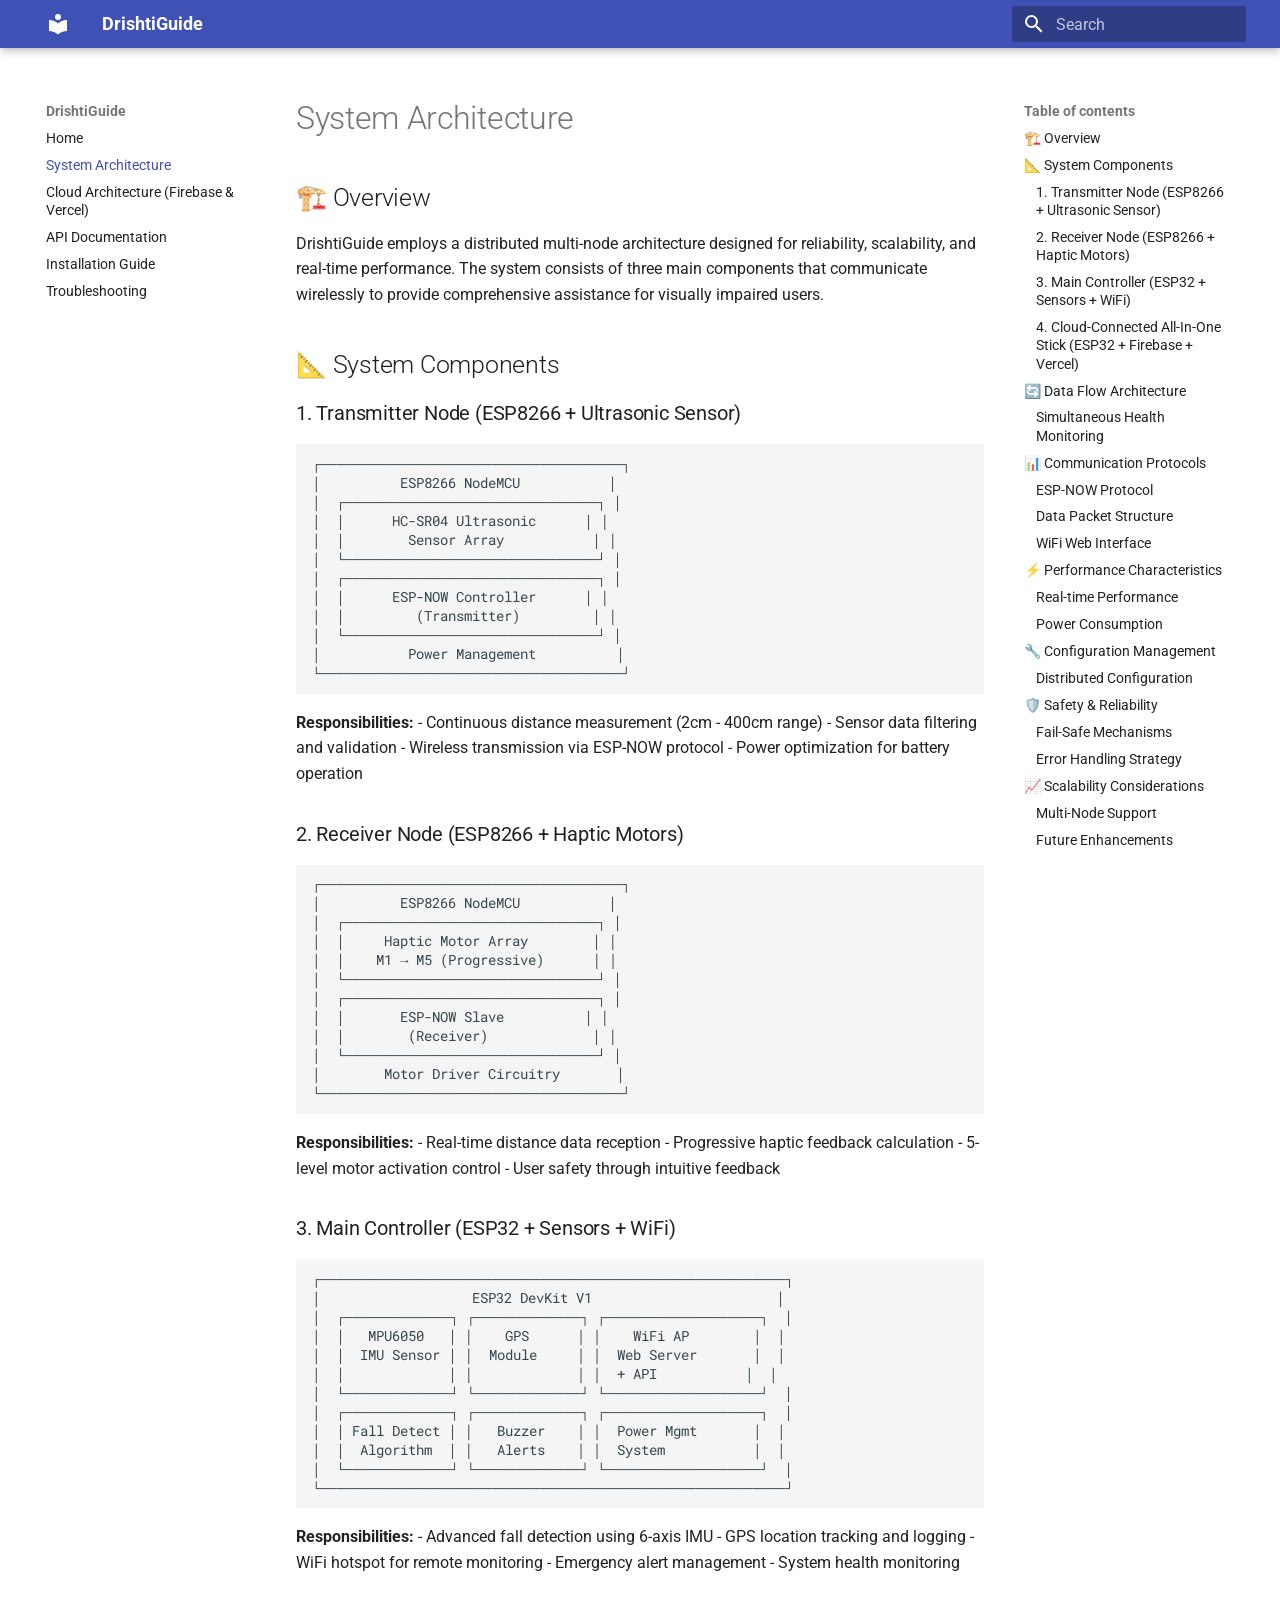
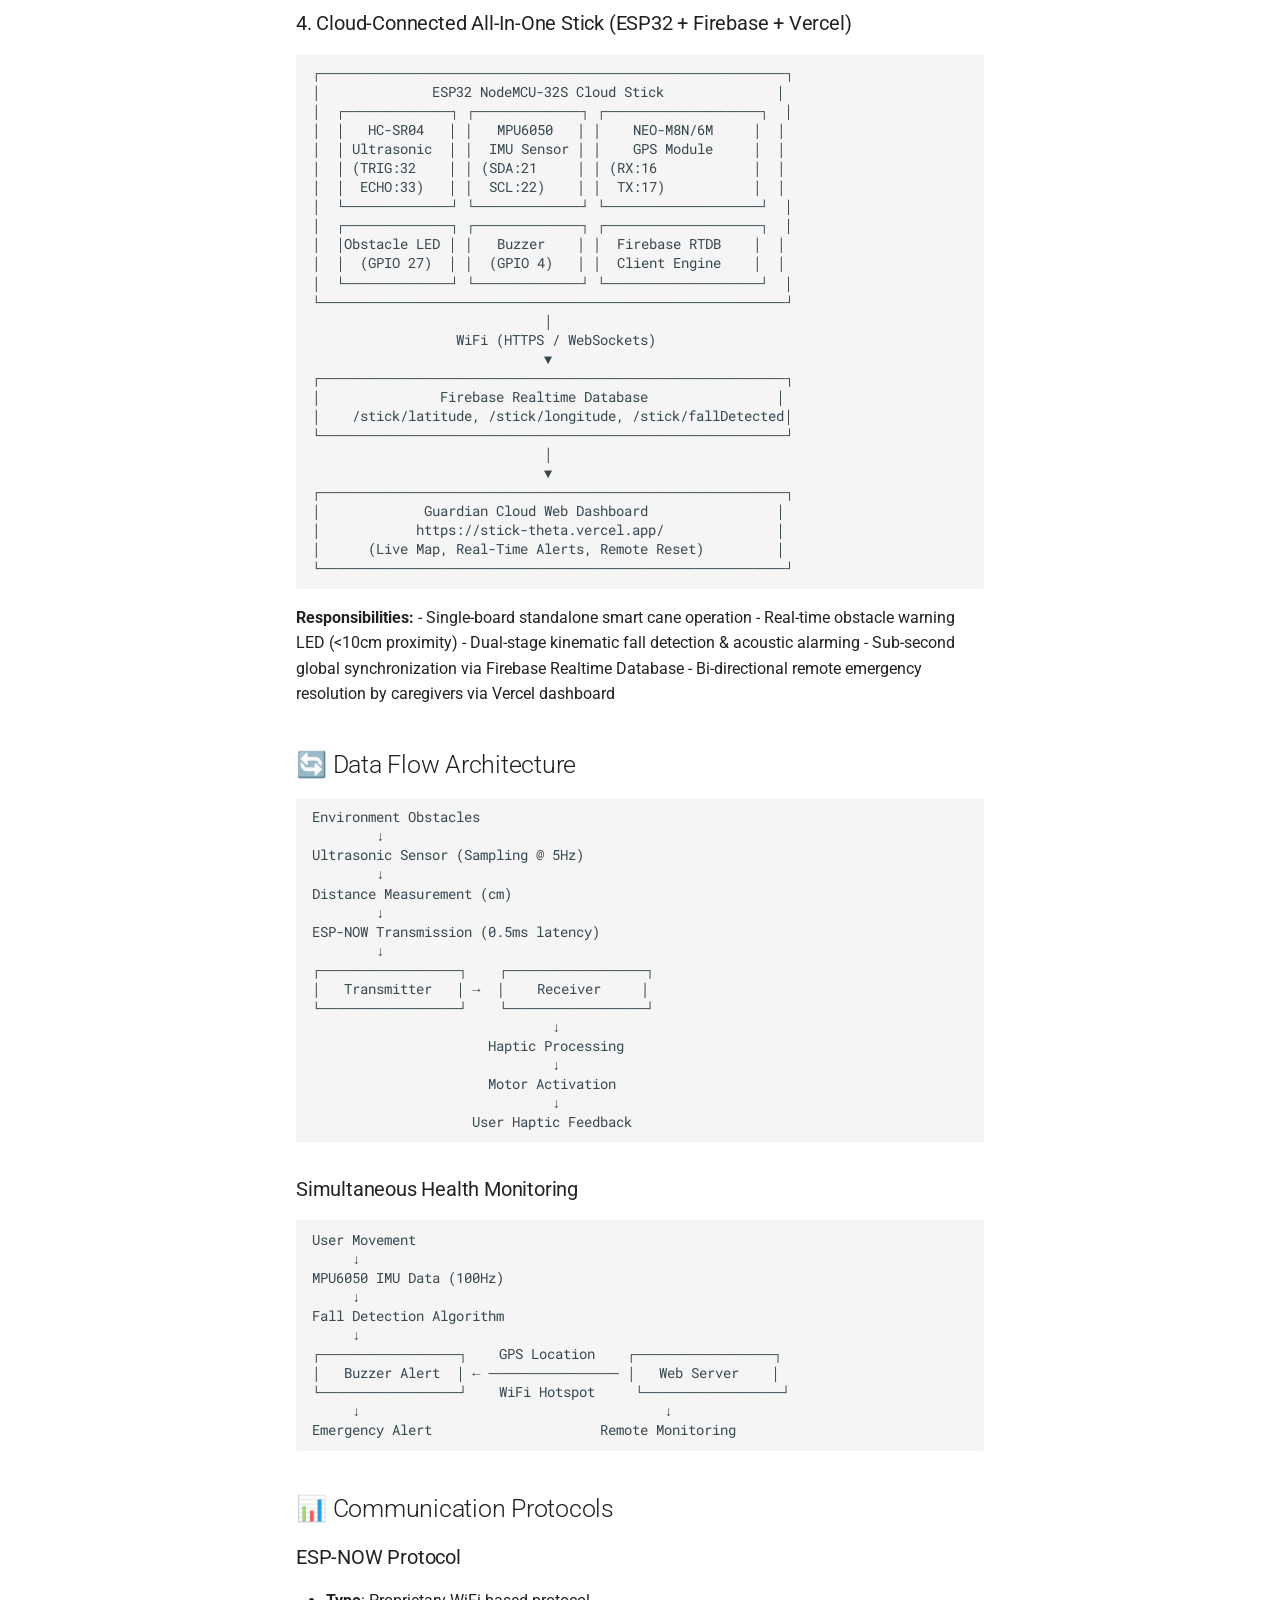
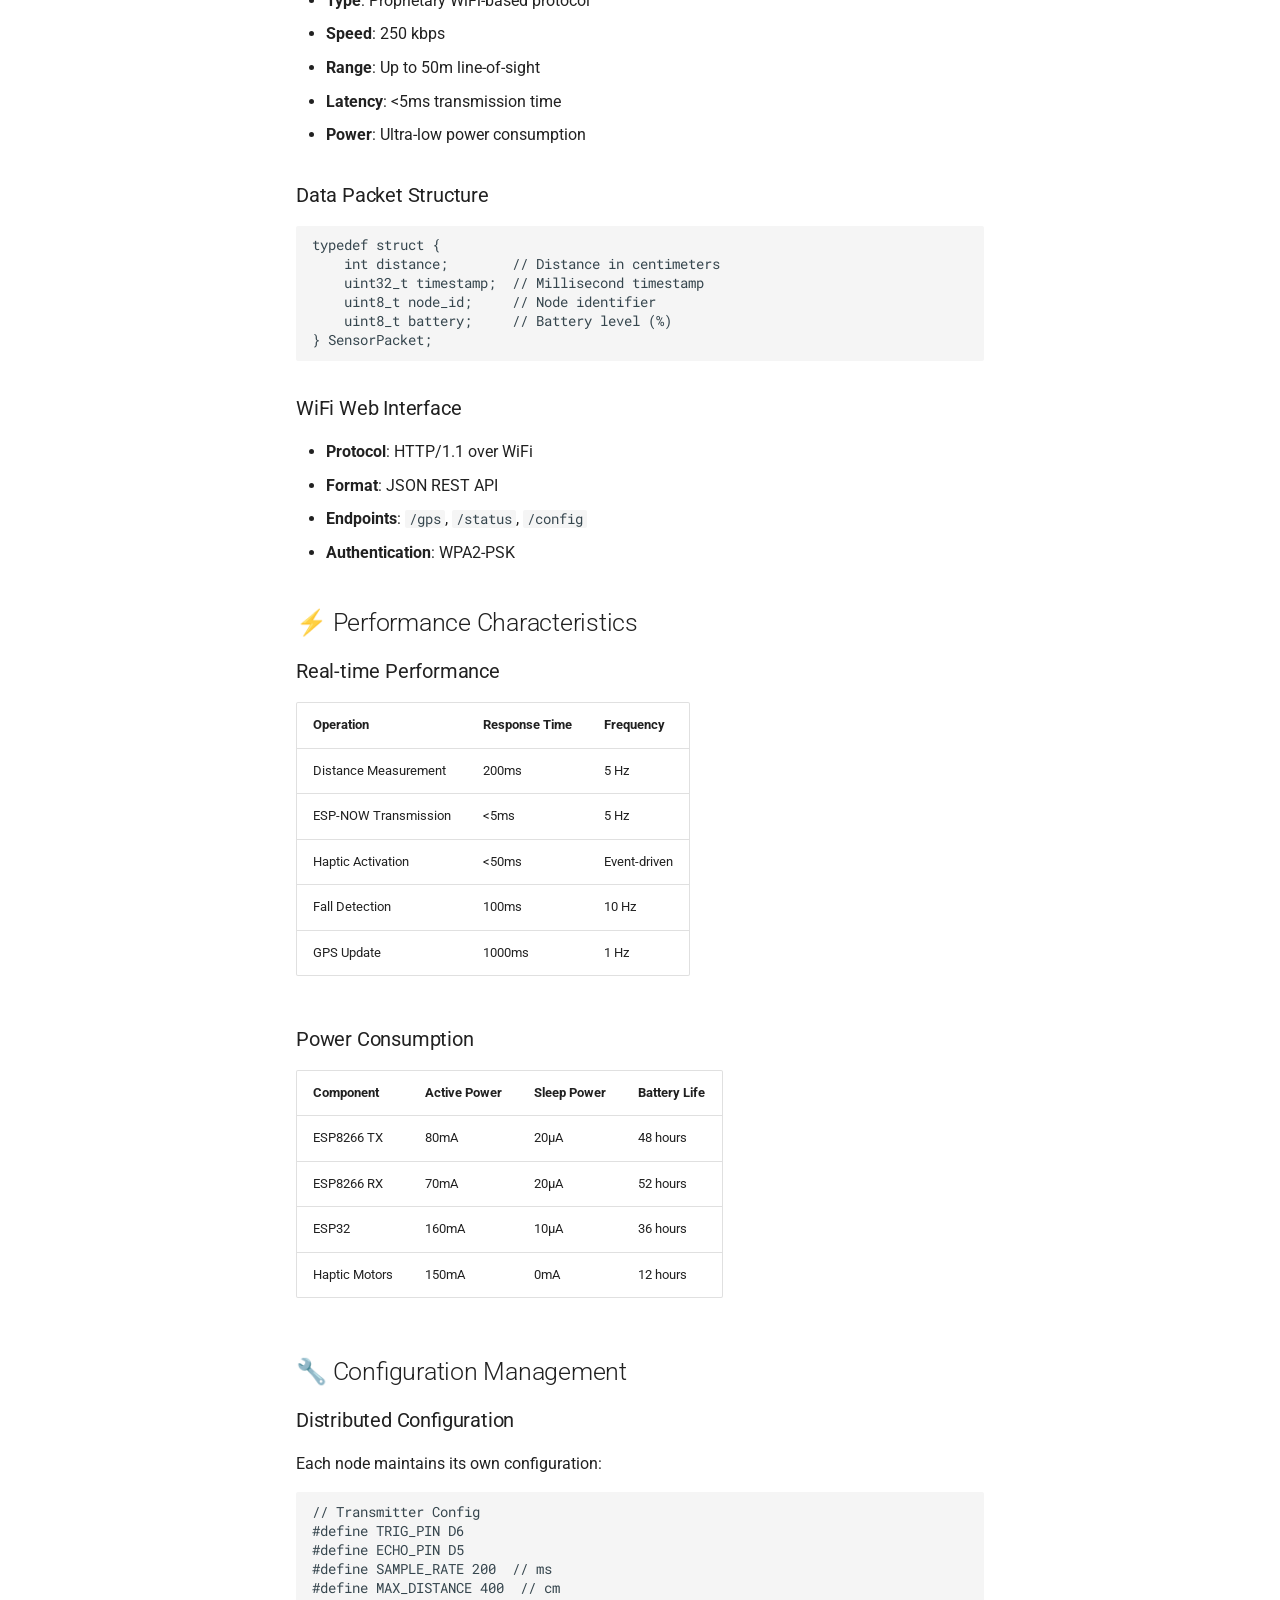
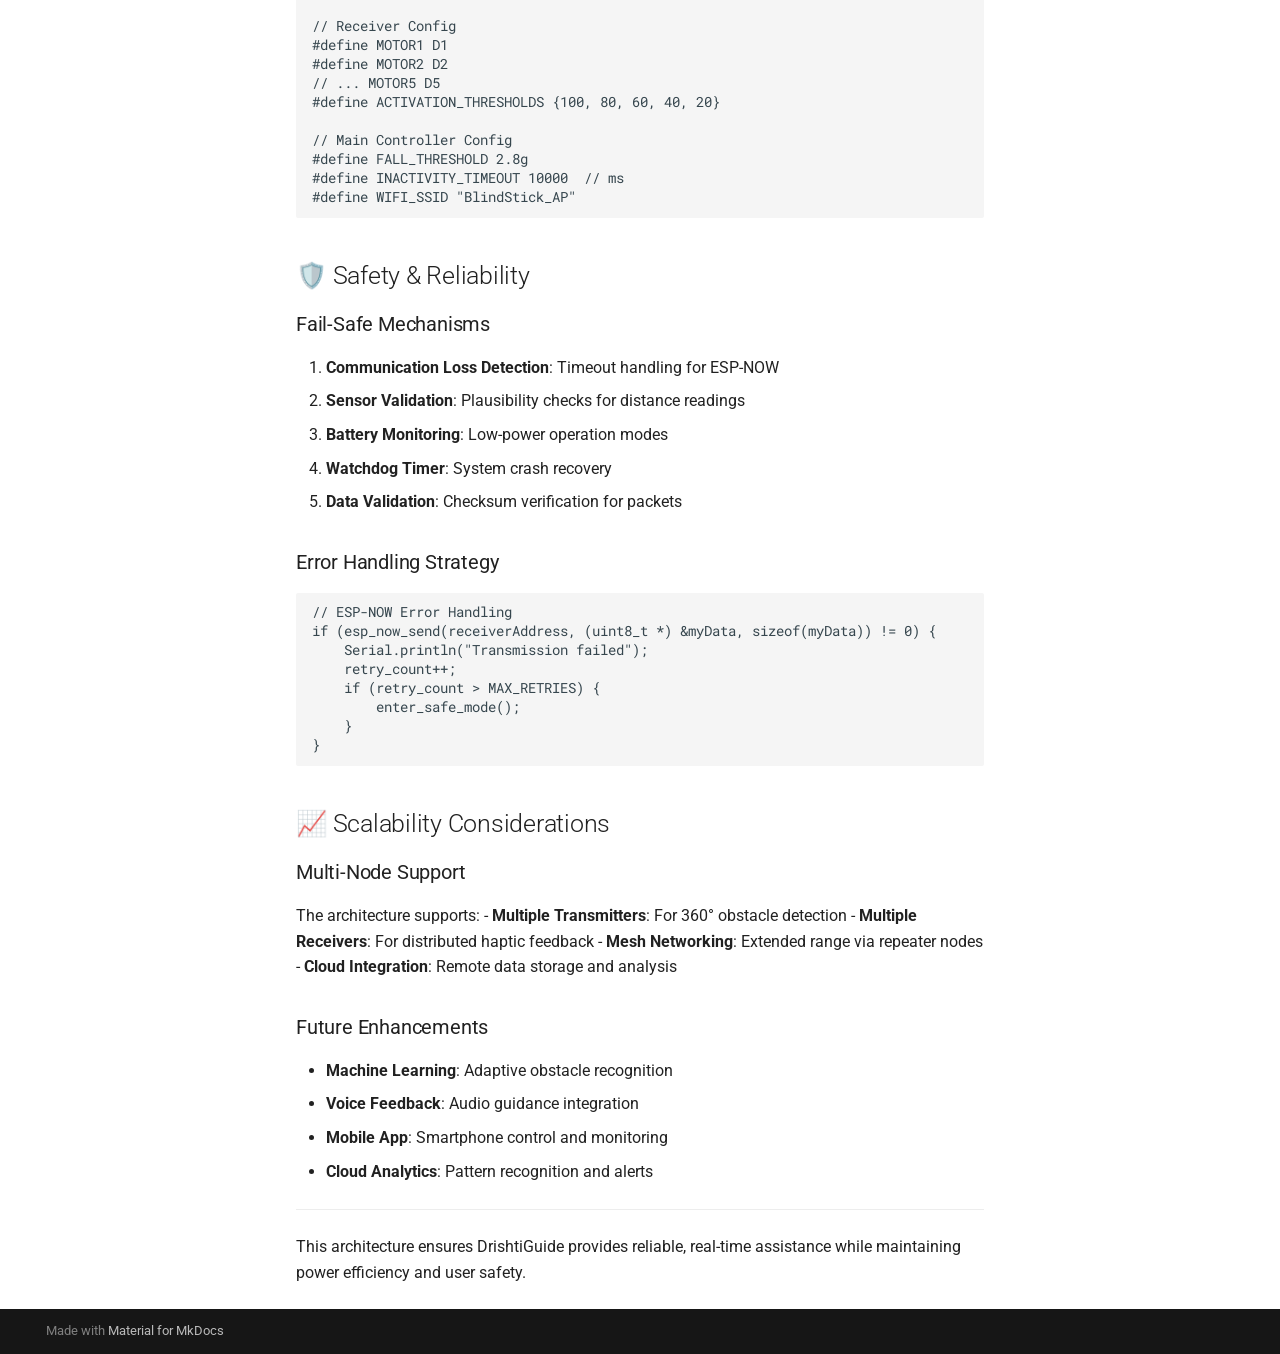
<file: system_architecture/index.html>
<!doctype html>
<html lang="en" class="no-js">
  <head>
    
      <meta charset="utf-8">
      <meta name="viewport" content="width=device-width,initial-scale=1">
      
      
      
      
        <link rel="prev" href="..">
      
      
        <link rel="next" href="../cloud_architecture_firebase/">
      
      
        
      
      
      <link rel="icon" href="../assets/images/favicon.png">
      <meta name="generator" content="mkdocs-1.6.1, mkdocs-material-9.7.7">
    
    
      
        <title>System Architecture - DrishtiGuide</title>
      
    
    
      <link rel="stylesheet" href="../assets/stylesheets/main.ec1eaa64.min.css">
      
      


    
    
      
    
    
      
        
        
        <link rel="preconnect" href="https://fonts.gstatic.com" crossorigin>
        <link rel="stylesheet" href="https://fonts.googleapis.com/css?family=Roboto:300,300i,400,400i,700,700i%7CRoboto+Mono:400,400i,700,700i&display=fallback">
        <style>:root{--md-text-font:"Roboto";--md-code-font:"Roboto Mono"}</style>
      
    
    
    <script>__md_scope=new URL("..",location),__md_hash=e=>[...e].reduce(((e,_)=>(e<<5)-e+_.charCodeAt(0)),0),__md_get=(e,_=localStorage,t=__md_scope)=>JSON.parse(_.getItem(t.pathname+"."+e)),__md_set=(e,_,t=localStorage,a=__md_scope)=>{try{t.setItem(a.pathname+"."+e,JSON.stringify(_))}catch(e){}}</script>
    
      

    
    
  </head>
  
  
    <body dir="ltr">
  
    
    <input class="md-toggle" data-md-toggle="drawer" type="checkbox" id="__drawer" autocomplete="off">
    <input class="md-toggle" data-md-toggle="search" type="checkbox" id="__search" autocomplete="off">
    <label class="md-overlay" for="__drawer"></label>
    <div data-md-component="skip">
      
        
        <a href="#system-architecture" class="md-skip">
          Skip to content
        </a>
      
    </div>
    <div data-md-component="announce">
      
    </div>
    
    
      

  

<header class="md-header md-header--shadow" data-md-component="header">
  <nav class="md-header__inner md-grid" aria-label="Header">
    <a href=".." title="DrishtiGuide" class="md-header__button md-logo" aria-label="DrishtiGuide" data-md-component="logo">
      
  
  <svg xmlns="http://www.w3.org/2000/svg" viewBox="0 0 24 24"><path d="M12 8a3 3 0 0 0 3-3 3 3 0 0 0-3-3 3 3 0 0 0-3 3 3 3 0 0 0 3 3m0 3.54C9.64 9.35 6.5 8 3 8v11c3.5 0 6.64 1.35 9 3.54 2.36-2.19 5.5-3.54 9-3.54V8c-3.5 0-6.64 1.35-9 3.54"/></svg>

    </a>
    <label class="md-header__button md-icon" for="__drawer">
      
      <svg xmlns="http://www.w3.org/2000/svg" viewBox="0 0 24 24"><path d="M3 6h18v2H3zm0 5h18v2H3zm0 5h18v2H3z"/></svg>
    </label>
    <div class="md-header__title" data-md-component="header-title">
      <div class="md-header__ellipsis">
        <div class="md-header__topic">
          <span class="md-ellipsis">
            DrishtiGuide
          </span>
        </div>
        <div class="md-header__topic" data-md-component="header-topic">
          <span class="md-ellipsis">
            
              System Architecture
            
          </span>
        </div>
      </div>
    </div>
    
    
      <script>var palette=__md_get("__palette");if(palette&&palette.color){if("(prefers-color-scheme)"===palette.color.media){var media=matchMedia("(prefers-color-scheme: light)"),input=document.querySelector(media.matches?"[data-md-color-media='(prefers-color-scheme: light)']":"[data-md-color-media='(prefers-color-scheme: dark)']");palette.color.media=input.getAttribute("data-md-color-media"),palette.color.scheme=input.getAttribute("data-md-color-scheme"),palette.color.primary=input.getAttribute("data-md-color-primary"),palette.color.accent=input.getAttribute("data-md-color-accent")}for(var[key,value]of Object.entries(palette.color))document.body.setAttribute("data-md-color-"+key,value)}</script>
    
    
    
      
      
        <label class="md-header__button md-icon" for="__search">
          
          <svg xmlns="http://www.w3.org/2000/svg" viewBox="0 0 24 24"><path d="M9.5 3A6.5 6.5 0 0 1 16 9.5c0 1.61-.59 3.09-1.56 4.23l.27.27h.79l5 5-1.5 1.5-5-5v-.79l-.27-.27A6.52 6.52 0 0 1 9.5 16 6.5 6.5 0 0 1 3 9.5 6.5 6.5 0 0 1 9.5 3m0 2C7 5 5 7 5 9.5S7 14 9.5 14 14 12 14 9.5 12 5 9.5 5"/></svg>
        </label>
        <div class="md-search" data-md-component="search" role="dialog">
  <label class="md-search__overlay" for="__search"></label>
  <div class="md-search__inner" role="search">
    <form class="md-search__form" name="search">
      <input type="text" class="md-search__input" name="query" aria-label="Search" placeholder="Search" autocapitalize="off" autocorrect="off" autocomplete="off" spellcheck="false" data-md-component="search-query" required>
      <label class="md-search__icon md-icon" for="__search">
        
        <svg xmlns="http://www.w3.org/2000/svg" viewBox="0 0 24 24"><path d="M9.5 3A6.5 6.5 0 0 1 16 9.5c0 1.61-.59 3.09-1.56 4.23l.27.27h.79l5 5-1.5 1.5-5-5v-.79l-.27-.27A6.52 6.52 0 0 1 9.5 16 6.5 6.5 0 0 1 3 9.5 6.5 6.5 0 0 1 9.5 3m0 2C7 5 5 7 5 9.5S7 14 9.5 14 14 12 14 9.5 12 5 9.5 5"/></svg>
        
        <svg xmlns="http://www.w3.org/2000/svg" viewBox="0 0 24 24"><path d="M20 11v2H8l5.5 5.5-1.42 1.42L4.16 12l7.92-7.92L13.5 5.5 8 11z"/></svg>
      </label>
      <nav class="md-search__options" aria-label="Search">
        
        <button type="reset" class="md-search__icon md-icon" title="Clear" aria-label="Clear" tabindex="-1">
          
          <svg xmlns="http://www.w3.org/2000/svg" viewBox="0 0 24 24"><path d="M19 6.41 17.59 5 12 10.59 6.41 5 5 6.41 10.59 12 5 17.59 6.41 19 12 13.41 17.59 19 19 17.59 13.41 12z"/></svg>
        </button>
      </nav>
      
    </form>
    <div class="md-search__output">
      <div class="md-search__scrollwrap" tabindex="0" data-md-scrollfix>
        <div class="md-search-result" data-md-component="search-result">
          <div class="md-search-result__meta">
            Initializing search
          </div>
          <ol class="md-search-result__list" role="presentation"></ol>
        </div>
      </div>
    </div>
  </div>
</div>
      
    
    
  </nav>
  
</header>
    
    <div class="md-container" data-md-component="container">
      
      
        
          
        
      
      <main class="md-main" data-md-component="main">
        <div class="md-main__inner md-grid">
          
            
              
              <div class="md-sidebar md-sidebar--primary" data-md-component="sidebar" data-md-type="navigation" >
                <div class="md-sidebar__scrollwrap">
                  <div class="md-sidebar__inner">
                    



<nav class="md-nav md-nav--primary" aria-label="Navigation" data-md-level="0">
  <label class="md-nav__title" for="__drawer">
    <a href=".." title="DrishtiGuide" class="md-nav__button md-logo" aria-label="DrishtiGuide" data-md-component="logo">
      
  
  <svg xmlns="http://www.w3.org/2000/svg" viewBox="0 0 24 24"><path d="M12 8a3 3 0 0 0 3-3 3 3 0 0 0-3-3 3 3 0 0 0-3 3 3 3 0 0 0 3 3m0 3.54C9.64 9.35 6.5 8 3 8v11c3.5 0 6.64 1.35 9 3.54 2.36-2.19 5.5-3.54 9-3.54V8c-3.5 0-6.64 1.35-9 3.54"/></svg>

    </a>
    DrishtiGuide
  </label>
  
  <ul class="md-nav__list" data-md-scrollfix>
    
      
      
  
  
  
  
    <li class="md-nav__item">
      <a href=".." class="md-nav__link">
        
  
  
  <span class="md-ellipsis">
    
  
    Home
  

    
  </span>
  
  

      </a>
    </li>
  

    
      
      
  
  
    
  
  
  
    <li class="md-nav__item md-nav__item--active">
      
      <input class="md-nav__toggle md-toggle" type="checkbox" id="__toc">
      
      
        
      
      
        <label class="md-nav__link md-nav__link--active" for="__toc">
          
  
  
  <span class="md-ellipsis">
    
  
    System Architecture
  

    
  </span>
  
  

          <span class="md-nav__icon md-icon"></span>
        </label>
      
      <a href="./" class="md-nav__link md-nav__link--active">
        
  
  
  <span class="md-ellipsis">
    
  
    System Architecture
  

    
  </span>
  
  

      </a>
      
        

<nav class="md-nav md-nav--secondary" aria-label="Table of contents">
  
  
  
    
  
  
    <label class="md-nav__title" for="__toc">
      <span class="md-nav__icon md-icon"></span>
      Table of contents
    </label>
    <ul class="md-nav__list" data-md-component="toc" data-md-scrollfix>
      
        <li class="md-nav__item">
  <a href="#overview" class="md-nav__link">
    <span class="md-ellipsis">
      
        🏗️ Overview
      
    </span>
  </a>
  
</li>
      
        <li class="md-nav__item">
  <a href="#system-components" class="md-nav__link">
    <span class="md-ellipsis">
      
        📐 System Components
      
    </span>
  </a>
  
    <nav class="md-nav" aria-label="📐 System Components">
      <ul class="md-nav__list">
        
          <li class="md-nav__item">
  <a href="#1-transmitter-node-esp8266-ultrasonic-sensor" class="md-nav__link">
    <span class="md-ellipsis">
      
        1. Transmitter Node (ESP8266 + Ultrasonic Sensor)
      
    </span>
  </a>
  
</li>
        
          <li class="md-nav__item">
  <a href="#2-receiver-node-esp8266-haptic-motors" class="md-nav__link">
    <span class="md-ellipsis">
      
        2. Receiver Node (ESP8266 + Haptic Motors)
      
    </span>
  </a>
  
</li>
        
          <li class="md-nav__item">
  <a href="#3-main-controller-esp32-sensors-wifi" class="md-nav__link">
    <span class="md-ellipsis">
      
        3. Main Controller (ESP32 + Sensors + WiFi)
      
    </span>
  </a>
  
</li>
        
          <li class="md-nav__item">
  <a href="#4-cloud-connected-all-in-one-stick-esp32-firebase-vercel" class="md-nav__link">
    <span class="md-ellipsis">
      
        4. Cloud-Connected All-In-One Stick (ESP32 + Firebase + Vercel)
      
    </span>
  </a>
  
</li>
        
      </ul>
    </nav>
  
</li>
      
        <li class="md-nav__item">
  <a href="#data-flow-architecture" class="md-nav__link">
    <span class="md-ellipsis">
      
        🔄 Data Flow Architecture
      
    </span>
  </a>
  
    <nav class="md-nav" aria-label="🔄 Data Flow Architecture">
      <ul class="md-nav__list">
        
          <li class="md-nav__item">
  <a href="#simultaneous-health-monitoring" class="md-nav__link">
    <span class="md-ellipsis">
      
        Simultaneous Health Monitoring
      
    </span>
  </a>
  
</li>
        
      </ul>
    </nav>
  
</li>
      
        <li class="md-nav__item">
  <a href="#communication-protocols" class="md-nav__link">
    <span class="md-ellipsis">
      
        📊 Communication Protocols
      
    </span>
  </a>
  
    <nav class="md-nav" aria-label="📊 Communication Protocols">
      <ul class="md-nav__list">
        
          <li class="md-nav__item">
  <a href="#esp-now-protocol" class="md-nav__link">
    <span class="md-ellipsis">
      
        ESP-NOW Protocol
      
    </span>
  </a>
  
</li>
        
          <li class="md-nav__item">
  <a href="#data-packet-structure" class="md-nav__link">
    <span class="md-ellipsis">
      
        Data Packet Structure
      
    </span>
  </a>
  
</li>
        
          <li class="md-nav__item">
  <a href="#wifi-web-interface" class="md-nav__link">
    <span class="md-ellipsis">
      
        WiFi Web Interface
      
    </span>
  </a>
  
</li>
        
      </ul>
    </nav>
  
</li>
      
        <li class="md-nav__item">
  <a href="#performance-characteristics" class="md-nav__link">
    <span class="md-ellipsis">
      
        ⚡ Performance Characteristics
      
    </span>
  </a>
  
    <nav class="md-nav" aria-label="⚡ Performance Characteristics">
      <ul class="md-nav__list">
        
          <li class="md-nav__item">
  <a href="#real-time-performance" class="md-nav__link">
    <span class="md-ellipsis">
      
        Real-time Performance
      
    </span>
  </a>
  
</li>
        
          <li class="md-nav__item">
  <a href="#power-consumption" class="md-nav__link">
    <span class="md-ellipsis">
      
        Power Consumption
      
    </span>
  </a>
  
</li>
        
      </ul>
    </nav>
  
</li>
      
        <li class="md-nav__item">
  <a href="#configuration-management" class="md-nav__link">
    <span class="md-ellipsis">
      
        🔧 Configuration Management
      
    </span>
  </a>
  
    <nav class="md-nav" aria-label="🔧 Configuration Management">
      <ul class="md-nav__list">
        
          <li class="md-nav__item">
  <a href="#distributed-configuration" class="md-nav__link">
    <span class="md-ellipsis">
      
        Distributed Configuration
      
    </span>
  </a>
  
</li>
        
      </ul>
    </nav>
  
</li>
      
        <li class="md-nav__item">
  <a href="#safety-reliability" class="md-nav__link">
    <span class="md-ellipsis">
      
        🛡️ Safety &amp; Reliability
      
    </span>
  </a>
  
    <nav class="md-nav" aria-label="🛡️ Safety &amp; Reliability">
      <ul class="md-nav__list">
        
          <li class="md-nav__item">
  <a href="#fail-safe-mechanisms" class="md-nav__link">
    <span class="md-ellipsis">
      
        Fail-Safe Mechanisms
      
    </span>
  </a>
  
</li>
        
          <li class="md-nav__item">
  <a href="#error-handling-strategy" class="md-nav__link">
    <span class="md-ellipsis">
      
        Error Handling Strategy
      
    </span>
  </a>
  
</li>
        
      </ul>
    </nav>
  
</li>
      
        <li class="md-nav__item">
  <a href="#scalability-considerations" class="md-nav__link">
    <span class="md-ellipsis">
      
        📈 Scalability Considerations
      
    </span>
  </a>
  
    <nav class="md-nav" aria-label="📈 Scalability Considerations">
      <ul class="md-nav__list">
        
          <li class="md-nav__item">
  <a href="#multi-node-support" class="md-nav__link">
    <span class="md-ellipsis">
      
        Multi-Node Support
      
    </span>
  </a>
  
</li>
        
          <li class="md-nav__item">
  <a href="#future-enhancements" class="md-nav__link">
    <span class="md-ellipsis">
      
        Future Enhancements
      
    </span>
  </a>
  
</li>
        
      </ul>
    </nav>
  
</li>
      
    </ul>
  
</nav>
      
    </li>
  

    
      
      
  
  
  
  
    <li class="md-nav__item">
      <a href="../cloud_architecture_firebase/" class="md-nav__link">
        
  
  
  <span class="md-ellipsis">
    
  
    Cloud Architecture (Firebase & Vercel)
  

    
  </span>
  
  

      </a>
    </li>
  

    
      
      
  
  
  
  
    <li class="md-nav__item">
      <a href="../api_documentation/" class="md-nav__link">
        
  
  
  <span class="md-ellipsis">
    
  
    API Documentation
  

    
  </span>
  
  

      </a>
    </li>
  

    
      
      
  
  
  
  
    <li class="md-nav__item">
      <a href="../installation_guide/" class="md-nav__link">
        
  
  
  <span class="md-ellipsis">
    
  
    Installation Guide
  

    
  </span>
  
  

      </a>
    </li>
  

    
      
      
  
  
  
  
    <li class="md-nav__item">
      <a href="../troubleshooting/" class="md-nav__link">
        
  
  
  <span class="md-ellipsis">
    
  
    Troubleshooting
  

    
  </span>
  
  

      </a>
    </li>
  

    
  </ul>
</nav>
                  </div>
                </div>
              </div>
            
            
              
              <div class="md-sidebar md-sidebar--secondary" data-md-component="sidebar" data-md-type="toc" >
                <div class="md-sidebar__scrollwrap">
                  <div class="md-sidebar__inner">
                    

<nav class="md-nav md-nav--secondary" aria-label="Table of contents">
  
  
  
    
  
  
    <label class="md-nav__title" for="__toc">
      <span class="md-nav__icon md-icon"></span>
      Table of contents
    </label>
    <ul class="md-nav__list" data-md-component="toc" data-md-scrollfix>
      
        <li class="md-nav__item">
  <a href="#overview" class="md-nav__link">
    <span class="md-ellipsis">
      
        🏗️ Overview
      
    </span>
  </a>
  
</li>
      
        <li class="md-nav__item">
  <a href="#system-components" class="md-nav__link">
    <span class="md-ellipsis">
      
        📐 System Components
      
    </span>
  </a>
  
    <nav class="md-nav" aria-label="📐 System Components">
      <ul class="md-nav__list">
        
          <li class="md-nav__item">
  <a href="#1-transmitter-node-esp8266-ultrasonic-sensor" class="md-nav__link">
    <span class="md-ellipsis">
      
        1. Transmitter Node (ESP8266 + Ultrasonic Sensor)
      
    </span>
  </a>
  
</li>
        
          <li class="md-nav__item">
  <a href="#2-receiver-node-esp8266-haptic-motors" class="md-nav__link">
    <span class="md-ellipsis">
      
        2. Receiver Node (ESP8266 + Haptic Motors)
      
    </span>
  </a>
  
</li>
        
          <li class="md-nav__item">
  <a href="#3-main-controller-esp32-sensors-wifi" class="md-nav__link">
    <span class="md-ellipsis">
      
        3. Main Controller (ESP32 + Sensors + WiFi)
      
    </span>
  </a>
  
</li>
        
          <li class="md-nav__item">
  <a href="#4-cloud-connected-all-in-one-stick-esp32-firebase-vercel" class="md-nav__link">
    <span class="md-ellipsis">
      
        4. Cloud-Connected All-In-One Stick (ESP32 + Firebase + Vercel)
      
    </span>
  </a>
  
</li>
        
      </ul>
    </nav>
  
</li>
      
        <li class="md-nav__item">
  <a href="#data-flow-architecture" class="md-nav__link">
    <span class="md-ellipsis">
      
        🔄 Data Flow Architecture
      
    </span>
  </a>
  
    <nav class="md-nav" aria-label="🔄 Data Flow Architecture">
      <ul class="md-nav__list">
        
          <li class="md-nav__item">
  <a href="#simultaneous-health-monitoring" class="md-nav__link">
    <span class="md-ellipsis">
      
        Simultaneous Health Monitoring
      
    </span>
  </a>
  
</li>
        
      </ul>
    </nav>
  
</li>
      
        <li class="md-nav__item">
  <a href="#communication-protocols" class="md-nav__link">
    <span class="md-ellipsis">
      
        📊 Communication Protocols
      
    </span>
  </a>
  
    <nav class="md-nav" aria-label="📊 Communication Protocols">
      <ul class="md-nav__list">
        
          <li class="md-nav__item">
  <a href="#esp-now-protocol" class="md-nav__link">
    <span class="md-ellipsis">
      
        ESP-NOW Protocol
      
    </span>
  </a>
  
</li>
        
          <li class="md-nav__item">
  <a href="#data-packet-structure" class="md-nav__link">
    <span class="md-ellipsis">
      
        Data Packet Structure
      
    </span>
  </a>
  
</li>
        
          <li class="md-nav__item">
  <a href="#wifi-web-interface" class="md-nav__link">
    <span class="md-ellipsis">
      
        WiFi Web Interface
      
    </span>
  </a>
  
</li>
        
      </ul>
    </nav>
  
</li>
      
        <li class="md-nav__item">
  <a href="#performance-characteristics" class="md-nav__link">
    <span class="md-ellipsis">
      
        ⚡ Performance Characteristics
      
    </span>
  </a>
  
    <nav class="md-nav" aria-label="⚡ Performance Characteristics">
      <ul class="md-nav__list">
        
          <li class="md-nav__item">
  <a href="#real-time-performance" class="md-nav__link">
    <span class="md-ellipsis">
      
        Real-time Performance
      
    </span>
  </a>
  
</li>
        
          <li class="md-nav__item">
  <a href="#power-consumption" class="md-nav__link">
    <span class="md-ellipsis">
      
        Power Consumption
      
    </span>
  </a>
  
</li>
        
      </ul>
    </nav>
  
</li>
      
        <li class="md-nav__item">
  <a href="#configuration-management" class="md-nav__link">
    <span class="md-ellipsis">
      
        🔧 Configuration Management
      
    </span>
  </a>
  
    <nav class="md-nav" aria-label="🔧 Configuration Management">
      <ul class="md-nav__list">
        
          <li class="md-nav__item">
  <a href="#distributed-configuration" class="md-nav__link">
    <span class="md-ellipsis">
      
        Distributed Configuration
      
    </span>
  </a>
  
</li>
        
      </ul>
    </nav>
  
</li>
      
        <li class="md-nav__item">
  <a href="#safety-reliability" class="md-nav__link">
    <span class="md-ellipsis">
      
        🛡️ Safety &amp; Reliability
      
    </span>
  </a>
  
    <nav class="md-nav" aria-label="🛡️ Safety &amp; Reliability">
      <ul class="md-nav__list">
        
          <li class="md-nav__item">
  <a href="#fail-safe-mechanisms" class="md-nav__link">
    <span class="md-ellipsis">
      
        Fail-Safe Mechanisms
      
    </span>
  </a>
  
</li>
        
          <li class="md-nav__item">
  <a href="#error-handling-strategy" class="md-nav__link">
    <span class="md-ellipsis">
      
        Error Handling Strategy
      
    </span>
  </a>
  
</li>
        
      </ul>
    </nav>
  
</li>
      
        <li class="md-nav__item">
  <a href="#scalability-considerations" class="md-nav__link">
    <span class="md-ellipsis">
      
        📈 Scalability Considerations
      
    </span>
  </a>
  
    <nav class="md-nav" aria-label="📈 Scalability Considerations">
      <ul class="md-nav__list">
        
          <li class="md-nav__item">
  <a href="#multi-node-support" class="md-nav__link">
    <span class="md-ellipsis">
      
        Multi-Node Support
      
    </span>
  </a>
  
</li>
        
          <li class="md-nav__item">
  <a href="#future-enhancements" class="md-nav__link">
    <span class="md-ellipsis">
      
        Future Enhancements
      
    </span>
  </a>
  
</li>
        
      </ul>
    </nav>
  
</li>
      
    </ul>
  
</nav>
                  </div>
                </div>
              </div>
            
          
          
            <div class="md-content" data-md-component="content">
              
              <article class="md-content__inner md-typeset">
                
                  



<h1 id="system-architecture">System Architecture</h1>
<h2 id="overview">🏗️ Overview</h2>
<p>DrishtiGuide employs a distributed multi-node architecture designed for reliability, scalability, and real-time performance. The system consists of three main components that communicate wirelessly to provide comprehensive assistance for visually impaired users.</p>
<h2 id="system-components">📐 System Components</h2>
<h3 id="1-transmitter-node-esp8266-ultrasonic-sensor">1. Transmitter Node (ESP8266 + Ultrasonic Sensor)</h3>
<pre><code>┌─────────────────────────────────────┐
│          ESP8266 NodeMCU           │
│  ┌───────────────────────────────┐ │
│  │      HC-SR04 Ultrasonic      │ │
│  │        Sensor Array           │ │
│  └───────────────────────────────┘ │
│  ┌───────────────────────────────┐ │
│  │      ESP-NOW Controller      │ │
│  │         (Transmitter)         │ │
│  └───────────────────────────────┘ │
│           Power Management          │
└─────────────────────────────────────┘
</code></pre>
<p><strong>Responsibilities:</strong>
- Continuous distance measurement (2cm - 400cm range)
- Sensor data filtering and validation
- Wireless transmission via ESP-NOW protocol
- Power optimization for battery operation</p>
<h3 id="2-receiver-node-esp8266-haptic-motors">2. Receiver Node (ESP8266 + Haptic Motors)</h3>
<pre><code>┌─────────────────────────────────────┐
│          ESP8266 NodeMCU           │
│  ┌───────────────────────────────┐ │
│  │     Haptic Motor Array        │ │
│  │    M1 → M5 (Progressive)      │ │
│  └───────────────────────────────┘ │
│  ┌───────────────────────────────┐ │
│  │       ESP-NOW Slave          │ │
│  │        (Receiver)             │ │
│  └───────────────────────────────┘ │
│        Motor Driver Circuitry       │
└─────────────────────────────────────┘
</code></pre>
<p><strong>Responsibilities:</strong>
- Real-time distance data reception
- Progressive haptic feedback calculation
- 5-level motor activation control
- User safety through intuitive feedback</p>
<h3 id="3-main-controller-esp32-sensors-wifi">3. Main Controller (ESP32 + Sensors + WiFi)</h3>
<pre><code>┌─────────────────────────────────────────────────────────┐
│                   ESP32 DevKit V1                       │
│  ┌─────────────┐ ┌─────────────┐ ┌───────────────────┐  │
│  │   MPU6050   │ │    GPS      │ │    WiFi AP        │  │
│  │  IMU Sensor │ │  Module     │ │  Web Server       │  │
│  │             │ │             │ │  + API           │  │
│  └─────────────┘ └─────────────┘ └───────────────────┘  │
│  ┌─────────────┐ ┌─────────────┐ ┌───────────────────┐  │
│  │ Fall Detect │ │   Buzzer    │ │  Power Mgmt       │  │
│  │  Algorithm  │ │   Alerts    │ │  System           │  │
│  └─────────────┘ └─────────────┘ └───────────────────┘  │
└─────────────────────────────────────────────────────────┘
</code></pre>
<p><strong>Responsibilities:</strong>
- Advanced fall detection using 6-axis IMU
- GPS location tracking and logging
- WiFi hotspot for remote monitoring
- Emergency alert management
- System health monitoring</p>
<h3 id="4-cloud-connected-all-in-one-stick-esp32-firebase-vercel">4. Cloud-Connected All-In-One Stick (ESP32 + Firebase + Vercel)</h3>
<pre><code>┌─────────────────────────────────────────────────────────┐
│              ESP32 NodeMCU-32S Cloud Stick              │
│  ┌─────────────┐ ┌─────────────┐ ┌───────────────────┐  │
│  │   HC-SR04   │ │   MPU6050   │ │    NEO-M8N/6M     │  │
│  │ Ultrasonic  │ │  IMU Sensor │ │    GPS Module     │  │
│  │ (TRIG:32    │ │ (SDA:21     │ │ (RX:16            │  │
│  │  ECHO:33)   │ │  SCL:22)    │ │  TX:17)           │  │
│  └─────────────┘ └─────────────┘ └───────────────────┘  │
│  ┌─────────────┐ ┌─────────────┐ ┌───────────────────┐  │
│  │Obstacle LED │ │   Buzzer    │ │  Firebase RTDB    │  │
│  │  (GPIO 27)  │ │  (GPIO 4)   │ │  Client Engine    │  │
│  └─────────────┘ └─────────────┘ └───────────────────┘  │
└─────────────────────────────────────────────────────────┘
                             │
                  WiFi (HTTPS / WebSockets)
                             ▼
┌─────────────────────────────────────────────────────────┐
│               Firebase Realtime Database                │
│    /stick/latitude, /stick/longitude, /stick/fallDetected│
└─────────────────────────────────────────────────────────┘
                             │
                             ▼
┌─────────────────────────────────────────────────────────┐
│             Guardian Cloud Web Dashboard                │
│            https://stick-theta.vercel.app/              │
│      (Live Map, Real-Time Alerts, Remote Reset)         │
└─────────────────────────────────────────────────────────┘
</code></pre>
<p><strong>Responsibilities:</strong>
- Single-board standalone smart cane operation
- Real-time obstacle warning LED (&lt;10cm proximity)
- Dual-stage kinematic fall detection &amp; acoustic alarming
- Sub-second global synchronization via Firebase Realtime Database
- Bi-directional remote emergency resolution by caregivers via Vercel dashboard</p>
<h2 id="data-flow-architecture">🔄 Data Flow Architecture</h2>
<pre><code>Environment Obstacles
        ↓
Ultrasonic Sensor (Sampling @ 5Hz)
        ↓
Distance Measurement (cm)
        ↓
ESP-NOW Transmission (0.5ms latency)
        ↓
┌─────────────────┐    ┌─────────────────┐
│   Transmitter   │ →  │    Receiver     │
└─────────────────┘    └─────────────────┘
                              ↓
                      Haptic Processing
                              ↓
                      Motor Activation
                              ↓
                    User Haptic Feedback
</code></pre>
<h3 id="simultaneous-health-monitoring">Simultaneous Health Monitoring</h3>
<pre><code>User Movement
     ↓
MPU6050 IMU Data (100Hz)
     ↓
Fall Detection Algorithm
     ↓
┌─────────────────┐    GPS Location    ┌─────────────────┐
│   Buzzer Alert  │ ← ──────────────── │   Web Server    │
└─────────────────┘    WiFi Hotspot     └─────────────────┘
     ↓                                      ↓
Emergency Alert                     Remote Monitoring
</code></pre>
<h2 id="communication-protocols">📊 Communication Protocols</h2>
<h3 id="esp-now-protocol">ESP-NOW Protocol</h3>
<ul>
<li><strong>Type</strong>: Proprietary WiFi-based protocol</li>
<li><strong>Speed</strong>: 250 kbps</li>
<li><strong>Range</strong>: Up to 50m line-of-sight</li>
<li><strong>Latency</strong>: &lt;5ms transmission time</li>
<li><strong>Power</strong>: Ultra-low power consumption</li>
</ul>
<h3 id="data-packet-structure">Data Packet Structure</h3>
<pre><code class="language-cpp">typedef struct {
    int distance;        // Distance in centimeters
    uint32_t timestamp;  // Millisecond timestamp
    uint8_t node_id;     // Node identifier
    uint8_t battery;     // Battery level (%)
} SensorPacket;
</code></pre>
<h3 id="wifi-web-interface">WiFi Web Interface</h3>
<ul>
<li><strong>Protocol</strong>: HTTP/1.1 over WiFi</li>
<li><strong>Format</strong>: JSON REST API</li>
<li><strong>Endpoints</strong>: <code>/gps</code>, <code>/status</code>, <code>/config</code></li>
<li><strong>Authentication</strong>: WPA2-PSK</li>
</ul>
<h2 id="performance-characteristics">⚡ Performance Characteristics</h2>
<h3 id="real-time-performance">Real-time Performance</h3>
<table>
<thead>
<tr>
<th>Operation</th>
<th>Response Time</th>
<th>Frequency</th>
</tr>
</thead>
<tbody>
<tr>
<td>Distance Measurement</td>
<td>200ms</td>
<td>5 Hz</td>
</tr>
<tr>
<td>ESP-NOW Transmission</td>
<td>&lt;5ms</td>
<td>5 Hz</td>
</tr>
<tr>
<td>Haptic Activation</td>
<td>&lt;50ms</td>
<td>Event-driven</td>
</tr>
<tr>
<td>Fall Detection</td>
<td>100ms</td>
<td>10 Hz</td>
</tr>
<tr>
<td>GPS Update</td>
<td>1000ms</td>
<td>1 Hz</td>
</tr>
</tbody>
</table>
<h3 id="power-consumption">Power Consumption</h3>
<table>
<thead>
<tr>
<th>Component</th>
<th>Active Power</th>
<th>Sleep Power</th>
<th>Battery Life</th>
</tr>
</thead>
<tbody>
<tr>
<td>ESP8266 TX</td>
<td>80mA</td>
<td>20μA</td>
<td>48 hours</td>
</tr>
<tr>
<td>ESP8266 RX</td>
<td>70mA</td>
<td>20μA</td>
<td>52 hours</td>
</tr>
<tr>
<td>ESP32</td>
<td>160mA</td>
<td>10μA</td>
<td>36 hours</td>
</tr>
<tr>
<td>Haptic Motors</td>
<td>150mA</td>
<td>0mA</td>
<td>12 hours</td>
</tr>
</tbody>
</table>
<h2 id="configuration-management">🔧 Configuration Management</h2>
<h3 id="distributed-configuration">Distributed Configuration</h3>
<p>Each node maintains its own configuration:</p>
<pre><code class="language-cpp">// Transmitter Config
#define TRIG_PIN D6
#define ECHO_PIN D5
#define SAMPLE_RATE 200  // ms
#define MAX_DISTANCE 400  // cm

// Receiver Config
#define MOTOR1 D1
#define MOTOR2 D2
// ... MOTOR5 D5
#define ACTIVATION_THRESHOLDS {100, 80, 60, 40, 20}

// Main Controller Config
#define FALL_THRESHOLD 2.8g
#define INACTIVITY_TIMEOUT 10000  // ms
#define WIFI_SSID &quot;BlindStick_AP&quot;
</code></pre>
<h2 id="safety-reliability">🛡️ Safety &amp; Reliability</h2>
<h3 id="fail-safe-mechanisms">Fail-Safe Mechanisms</h3>
<ol>
<li><strong>Communication Loss Detection</strong>: Timeout handling for ESP-NOW</li>
<li><strong>Sensor Validation</strong>: Plausibility checks for distance readings</li>
<li><strong>Battery Monitoring</strong>: Low-power operation modes</li>
<li><strong>Watchdog Timer</strong>: System crash recovery</li>
<li><strong>Data Validation</strong>: Checksum verification for packets</li>
</ol>
<h3 id="error-handling-strategy">Error Handling Strategy</h3>
<pre><code class="language-cpp">// ESP-NOW Error Handling
if (esp_now_send(receiverAddress, (uint8_t *) &amp;myData, sizeof(myData)) != 0) {
    Serial.println(&quot;Transmission failed&quot;);
    retry_count++;
    if (retry_count &gt; MAX_RETRIES) {
        enter_safe_mode();
    }
}
</code></pre>
<h2 id="scalability-considerations">📈 Scalability Considerations</h2>
<h3 id="multi-node-support">Multi-Node Support</h3>
<p>The architecture supports:
- <strong>Multiple Transmitters</strong>: For 360° obstacle detection
- <strong>Multiple Receivers</strong>: For distributed haptic feedback
- <strong>Mesh Networking</strong>: Extended range via repeater nodes
- <strong>Cloud Integration</strong>: Remote data storage and analysis</p>
<h3 id="future-enhancements">Future Enhancements</h3>
<ul>
<li><strong>Machine Learning</strong>: Adaptive obstacle recognition</li>
<li><strong>Voice Feedback</strong>: Audio guidance integration</li>
<li><strong>Mobile App</strong>: Smartphone control and monitoring</li>
<li><strong>Cloud Analytics</strong>: Pattern recognition and alerts</li>
</ul>
<hr />
<p>This architecture ensures DrishtiGuide provides reliable, real-time assistance while maintaining power efficiency and user safety.</p>












                
              </article>
            </div>
          
          
<script>var target=document.getElementById(location.hash.slice(1));target&&target.name&&(target.checked=target.name.startsWith("__tabbed_"))</script>
        </div>
        
      </main>
      
        <footer class="md-footer">
  
  <div class="md-footer-meta md-typeset">
    <div class="md-footer-meta__inner md-grid">
      <div class="md-copyright">
  
  
    Made with
    <a href="https://squidfunk.github.io/mkdocs-material/" target="_blank" rel="noopener">
      Material for MkDocs
    </a>
  
</div>
      
    </div>
  </div>
</footer>
      
    </div>
    <div class="md-dialog" data-md-component="dialog">
      <div class="md-dialog__inner md-typeset"></div>
    </div>
    
    
    
      
      
      <script id="__config" type="application/json">{"annotate": null, "base": "..", "features": [], "search": "../assets/javascripts/workers/search.2c215733.min.js", "tags": null, "translations": {"clipboard.copied": "Copied to clipboard", "clipboard.copy": "Copy to clipboard", "search.result.more.one": "1 more on this page", "search.result.more.other": "# more on this page", "search.result.none": "No matching documents", "search.result.one": "1 matching document", "search.result.other": "# matching documents", "search.result.placeholder": "Type to start searching", "search.result.term.missing": "Missing", "select.version": "Select version"}, "version": null}</script>
    
    
      <script src="../assets/javascripts/bundle.d7400e89.min.js"></script>
      
    
  </body>
</html>
</file>
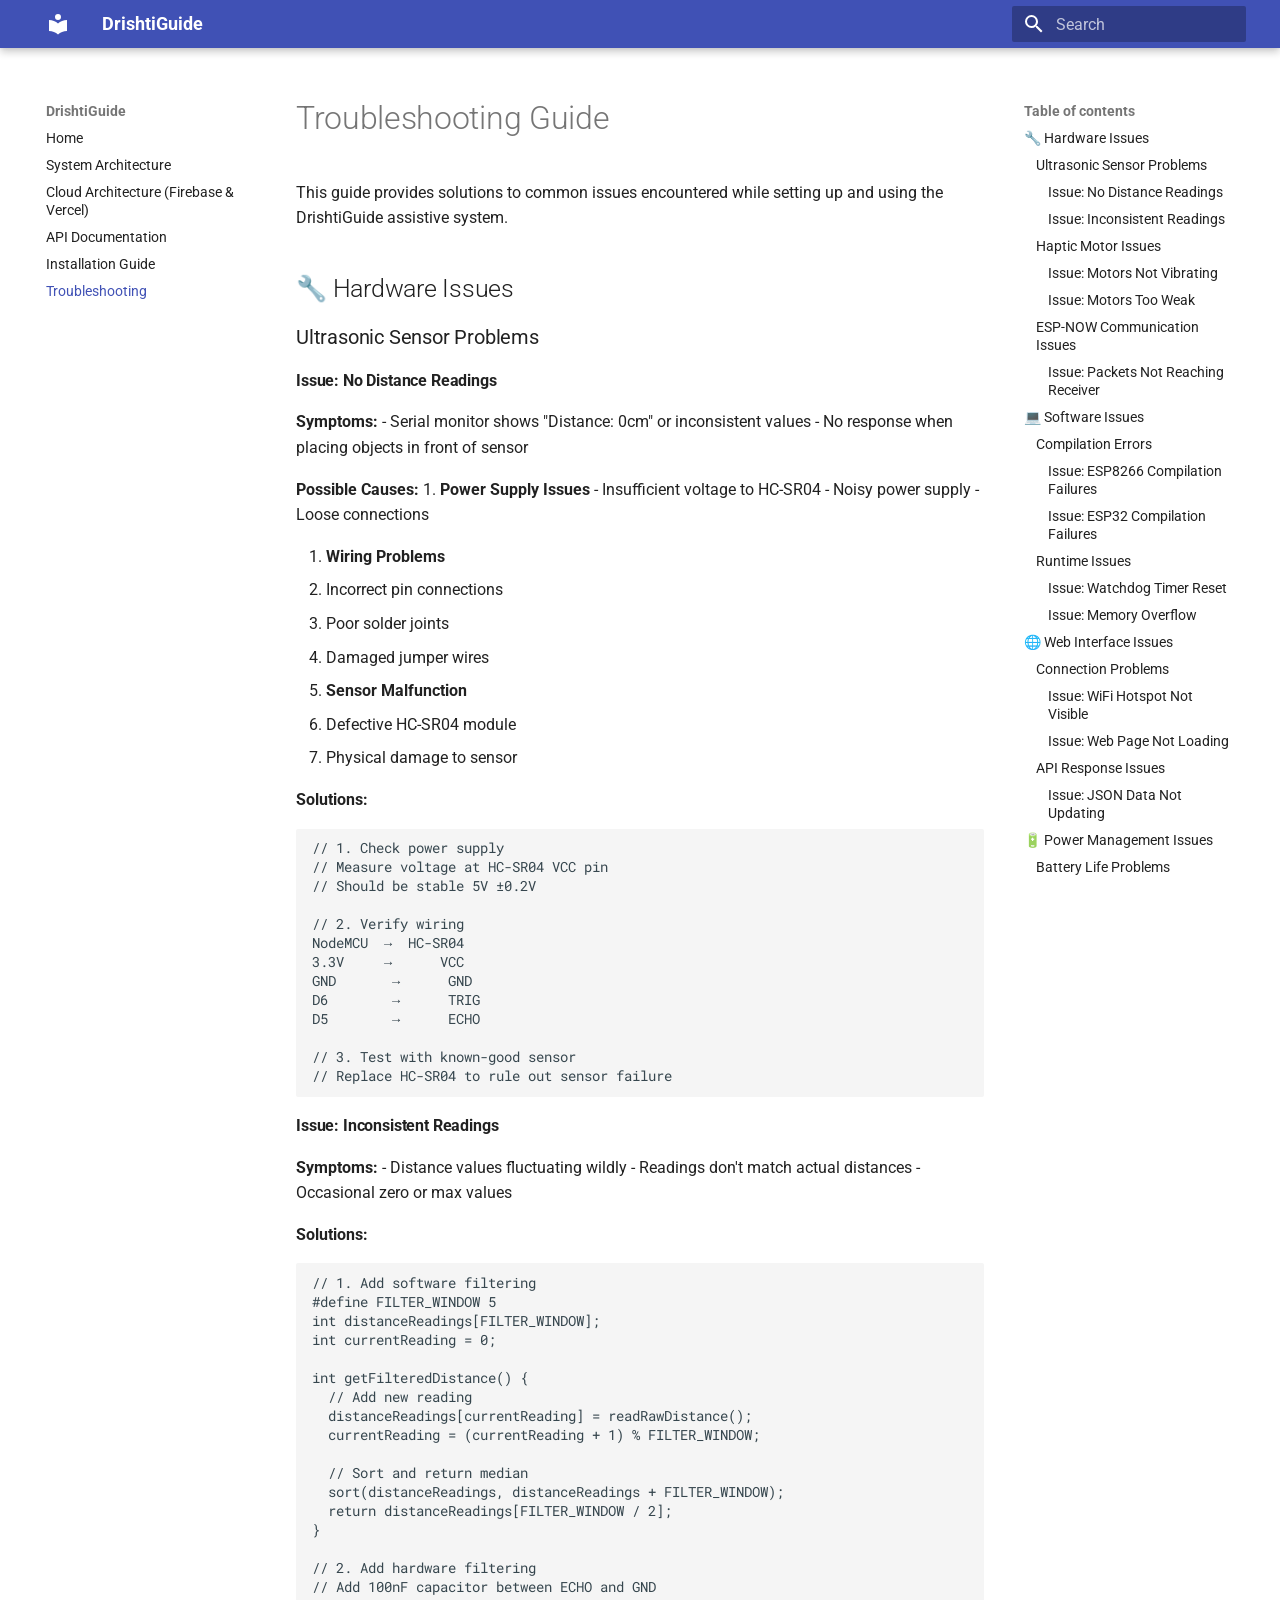
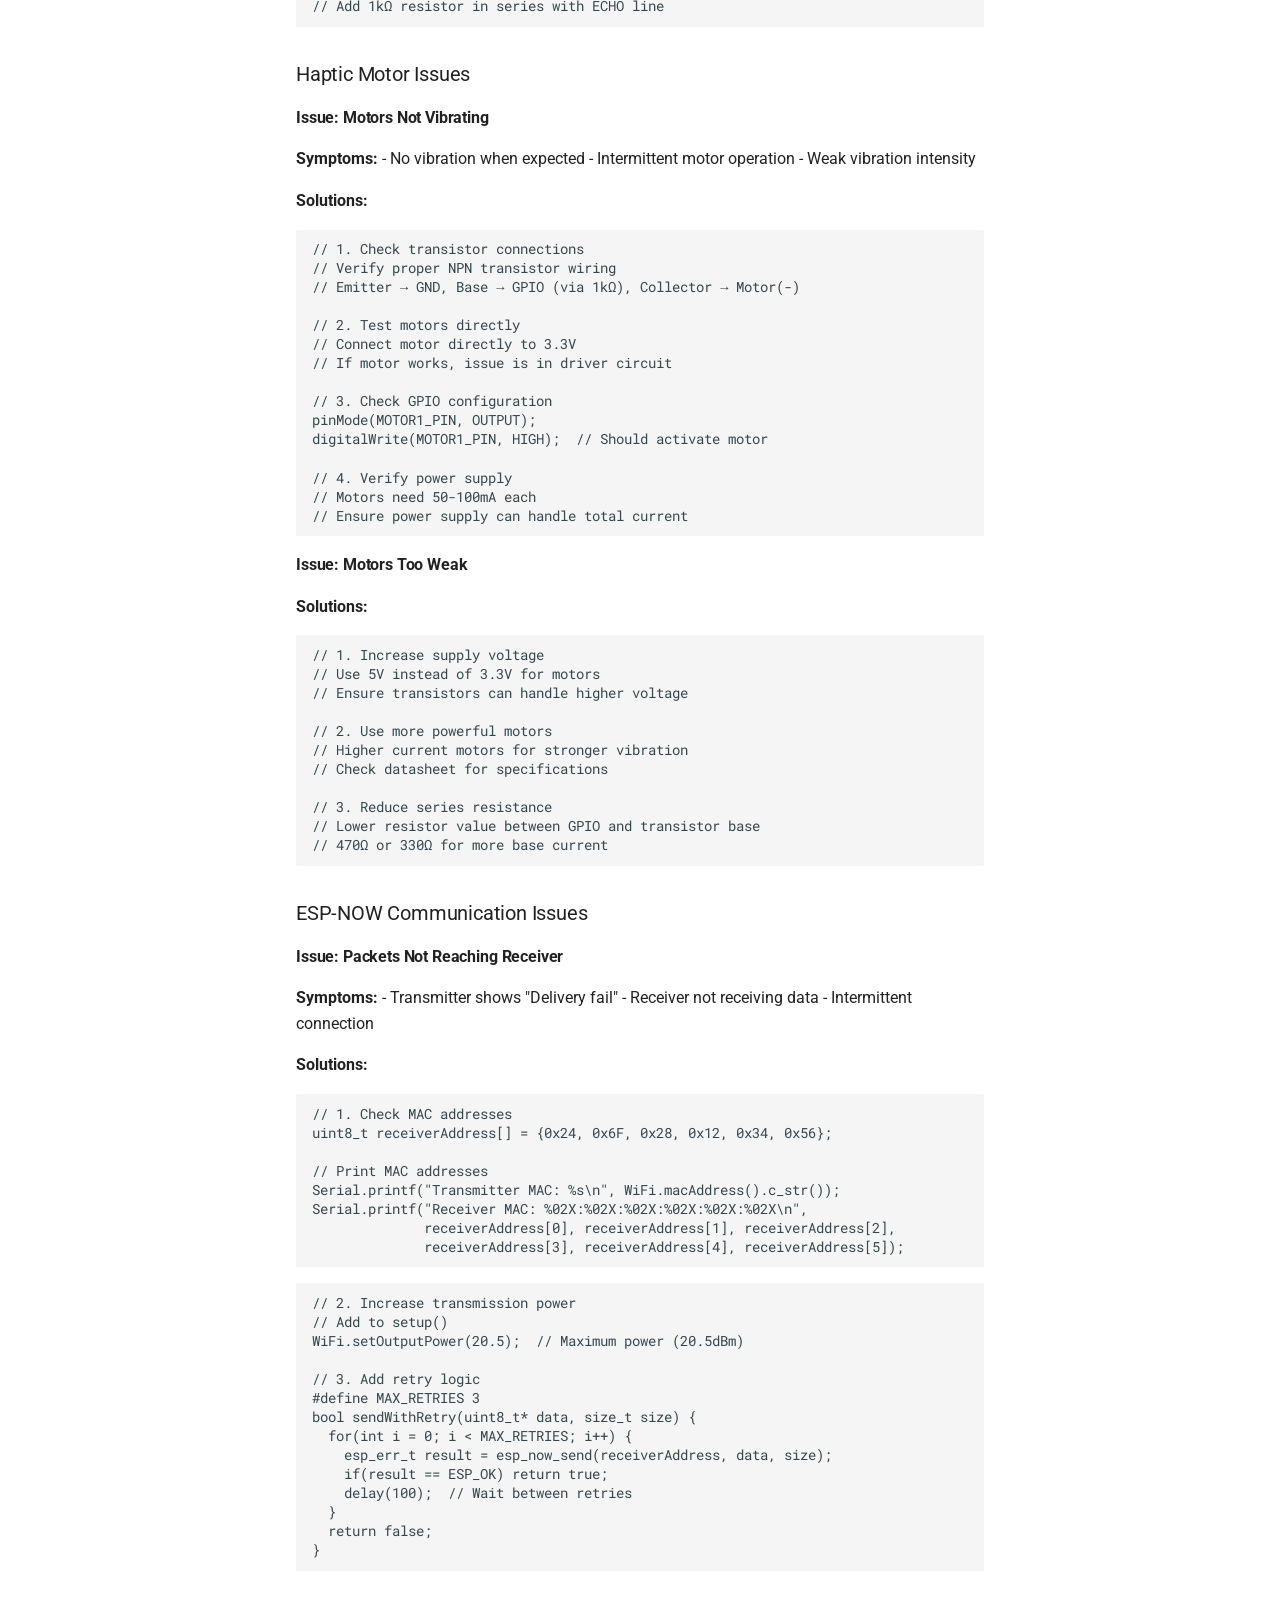
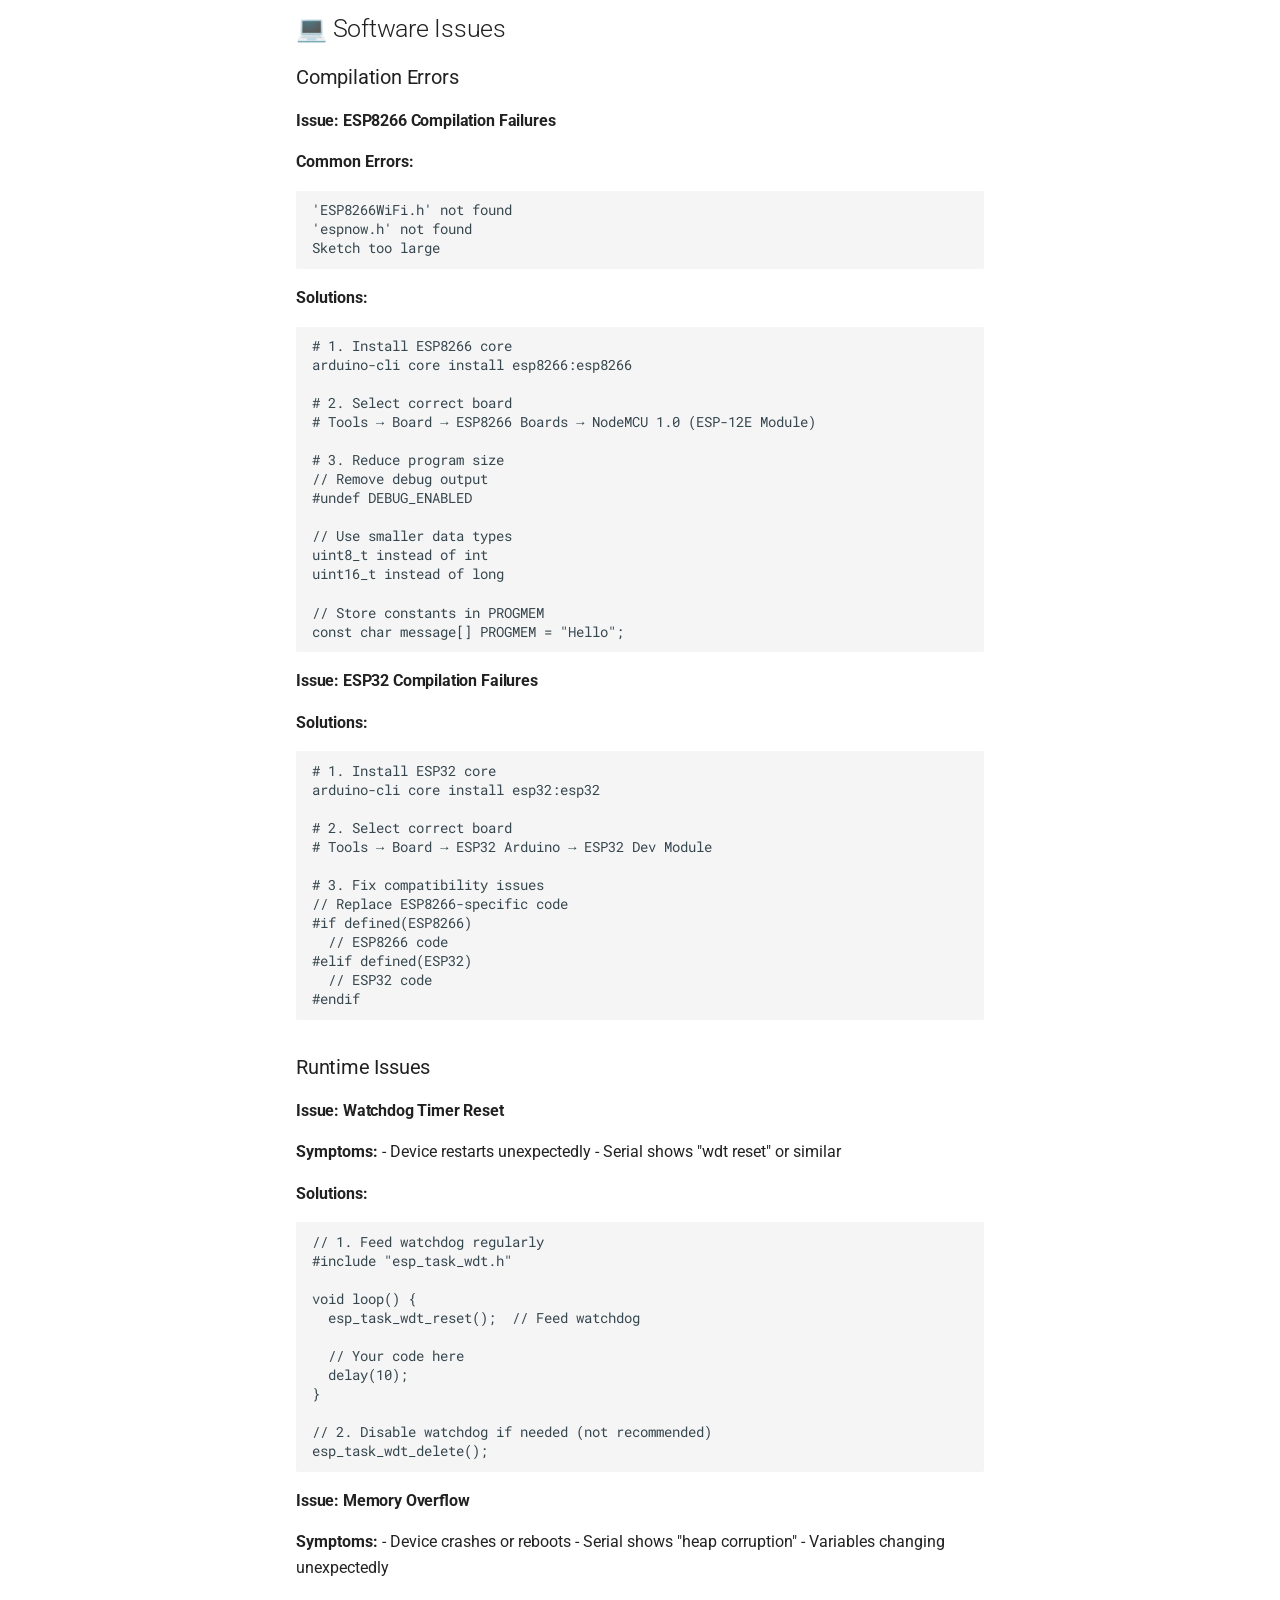
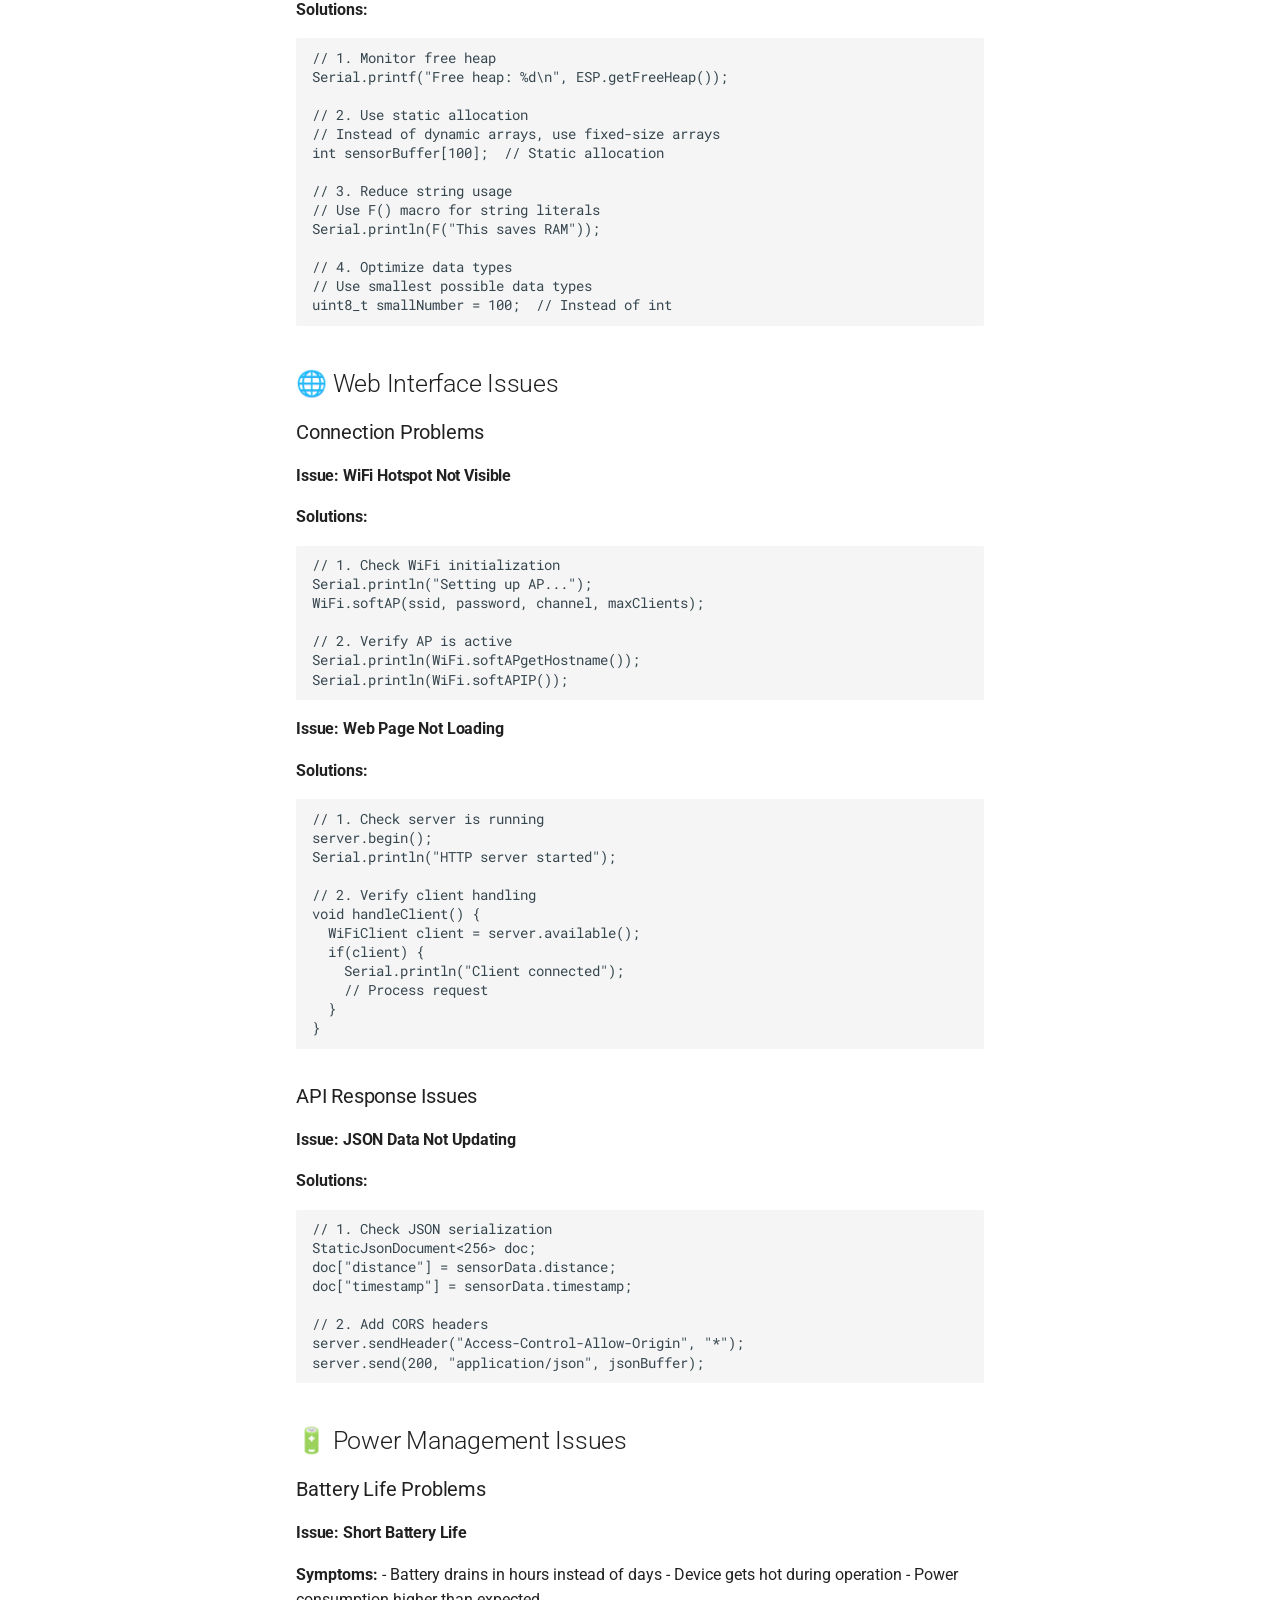
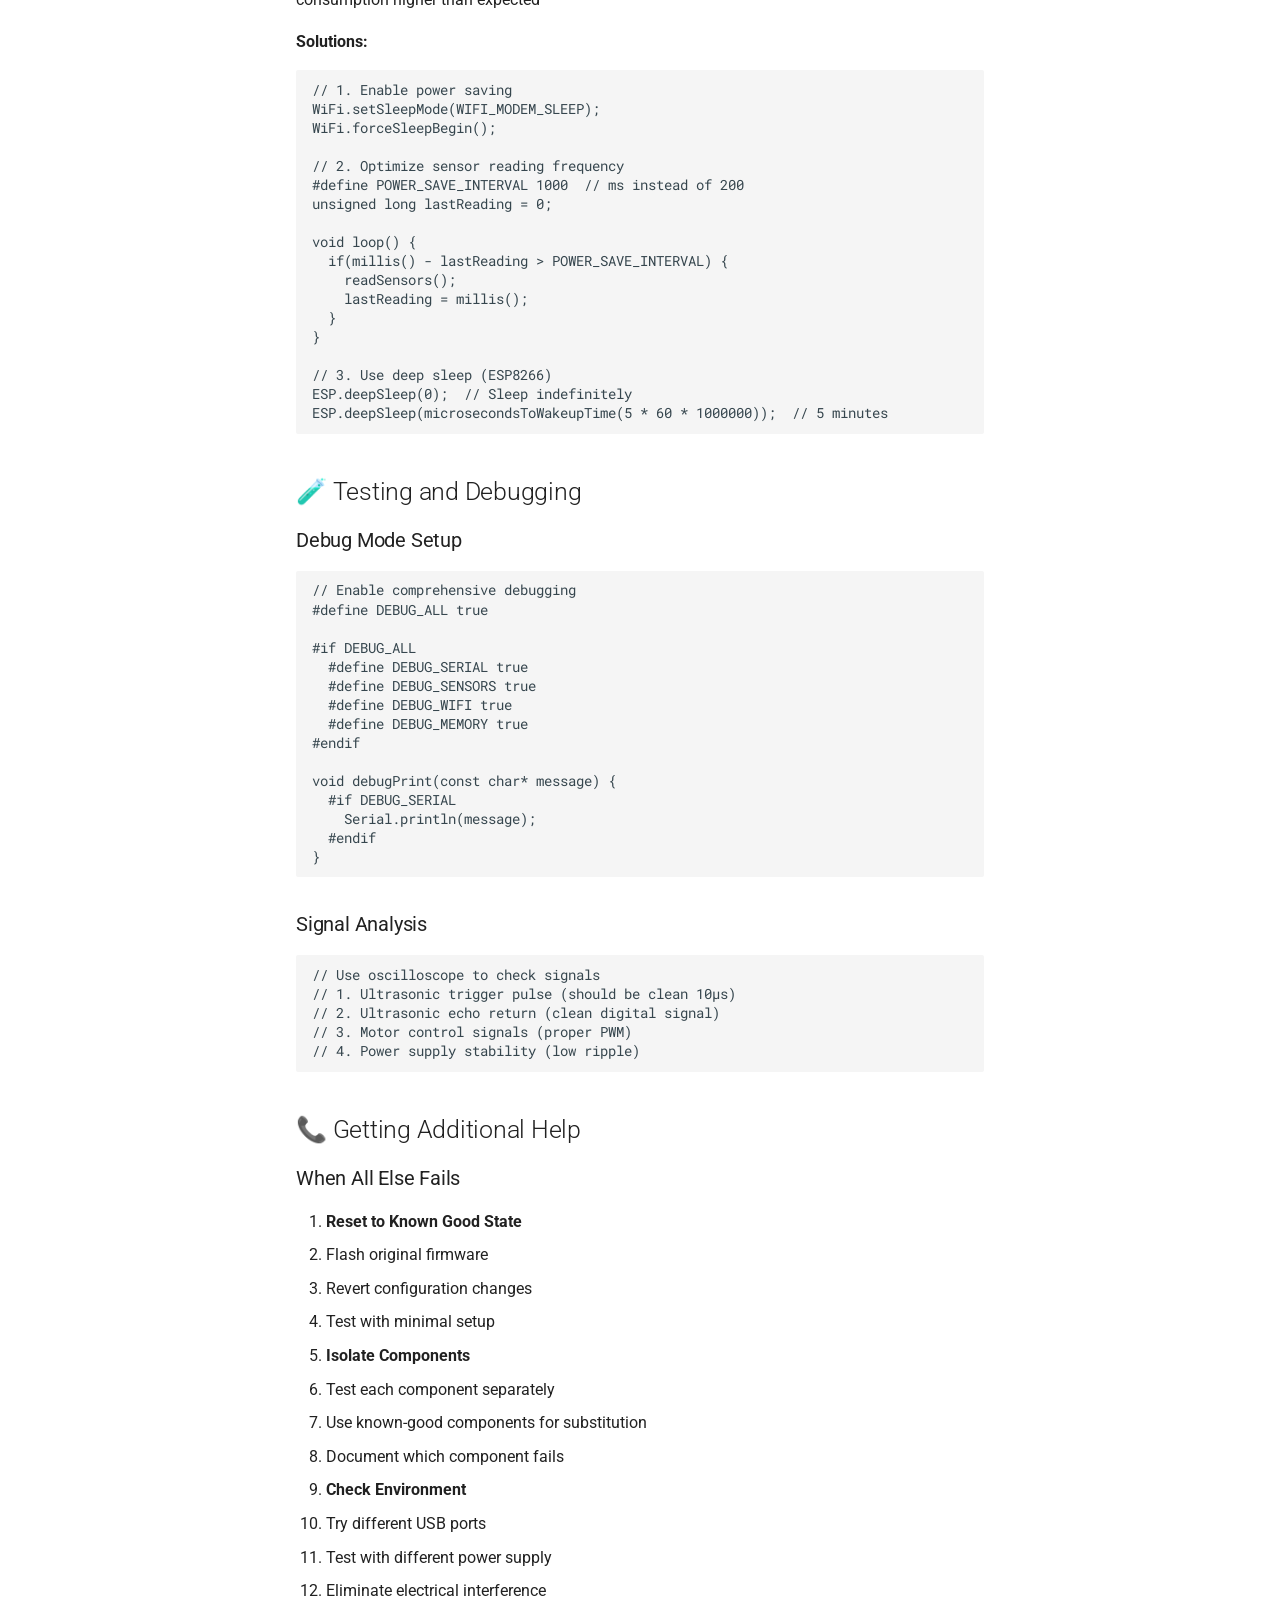
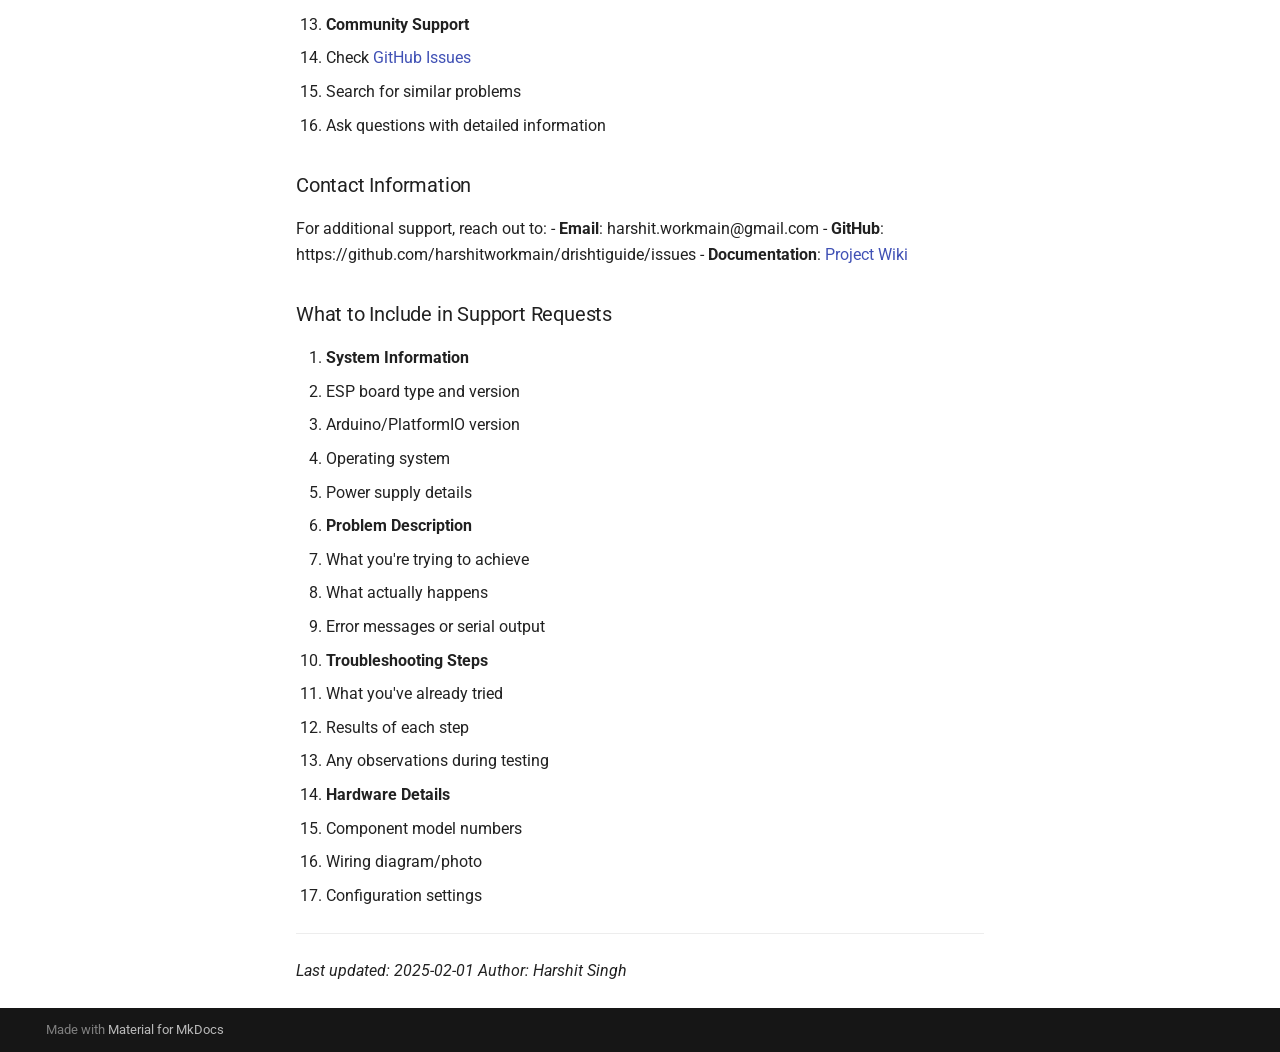
<file: troubleshooting/index.html>
<!doctype html>
<html lang="en" class="no-js">
  <head>
    
      <meta charset="utf-8">
      <meta name="viewport" content="width=device-width,initial-scale=1">
      
      
      
      
        <link rel="prev" href="../installation_guide/">
      
      
      
        
      
      
      <link rel="icon" href="../assets/images/favicon.png">
      <meta name="generator" content="mkdocs-1.6.1, mkdocs-material-9.7.7">
    
    
      
        <title>Troubleshooting - DrishtiGuide</title>
      
    
    
      <link rel="stylesheet" href="../assets/stylesheets/main.ec1eaa64.min.css">
      
      


    
    
      
    
    
      
        
        
        <link rel="preconnect" href="https://fonts.gstatic.com" crossorigin>
        <link rel="stylesheet" href="https://fonts.googleapis.com/css?family=Roboto:300,300i,400,400i,700,700i%7CRoboto+Mono:400,400i,700,700i&display=fallback">
        <style>:root{--md-text-font:"Roboto";--md-code-font:"Roboto Mono"}</style>
      
    
    
    <script>__md_scope=new URL("..",location),__md_hash=e=>[...e].reduce(((e,_)=>(e<<5)-e+_.charCodeAt(0)),0),__md_get=(e,_=localStorage,t=__md_scope)=>JSON.parse(_.getItem(t.pathname+"."+e)),__md_set=(e,_,t=localStorage,a=__md_scope)=>{try{t.setItem(a.pathname+"."+e,JSON.stringify(_))}catch(e){}}</script>
    
      

    
    
  </head>
  
  
    <body dir="ltr">
  
    
    <input class="md-toggle" data-md-toggle="drawer" type="checkbox" id="__drawer" autocomplete="off">
    <input class="md-toggle" data-md-toggle="search" type="checkbox" id="__search" autocomplete="off">
    <label class="md-overlay" for="__drawer"></label>
    <div data-md-component="skip">
      
        
        <a href="#troubleshooting-guide" class="md-skip">
          Skip to content
        </a>
      
    </div>
    <div data-md-component="announce">
      
    </div>
    
    
      

  

<header class="md-header md-header--shadow" data-md-component="header">
  <nav class="md-header__inner md-grid" aria-label="Header">
    <a href=".." title="DrishtiGuide" class="md-header__button md-logo" aria-label="DrishtiGuide" data-md-component="logo">
      
  
  <svg xmlns="http://www.w3.org/2000/svg" viewBox="0 0 24 24"><path d="M12 8a3 3 0 0 0 3-3 3 3 0 0 0-3-3 3 3 0 0 0-3 3 3 3 0 0 0 3 3m0 3.54C9.64 9.35 6.5 8 3 8v11c3.5 0 6.64 1.35 9 3.54 2.36-2.19 5.5-3.54 9-3.54V8c-3.5 0-6.64 1.35-9 3.54"/></svg>

    </a>
    <label class="md-header__button md-icon" for="__drawer">
      
      <svg xmlns="http://www.w3.org/2000/svg" viewBox="0 0 24 24"><path d="M3 6h18v2H3zm0 5h18v2H3zm0 5h18v2H3z"/></svg>
    </label>
    <div class="md-header__title" data-md-component="header-title">
      <div class="md-header__ellipsis">
        <div class="md-header__topic">
          <span class="md-ellipsis">
            DrishtiGuide
          </span>
        </div>
        <div class="md-header__topic" data-md-component="header-topic">
          <span class="md-ellipsis">
            
              Troubleshooting
            
          </span>
        </div>
      </div>
    </div>
    
    
      <script>var palette=__md_get("__palette");if(palette&&palette.color){if("(prefers-color-scheme)"===palette.color.media){var media=matchMedia("(prefers-color-scheme: light)"),input=document.querySelector(media.matches?"[data-md-color-media='(prefers-color-scheme: light)']":"[data-md-color-media='(prefers-color-scheme: dark)']");palette.color.media=input.getAttribute("data-md-color-media"),palette.color.scheme=input.getAttribute("data-md-color-scheme"),palette.color.primary=input.getAttribute("data-md-color-primary"),palette.color.accent=input.getAttribute("data-md-color-accent")}for(var[key,value]of Object.entries(palette.color))document.body.setAttribute("data-md-color-"+key,value)}</script>
    
    
    
      
      
        <label class="md-header__button md-icon" for="__search">
          
          <svg xmlns="http://www.w3.org/2000/svg" viewBox="0 0 24 24"><path d="M9.5 3A6.5 6.5 0 0 1 16 9.5c0 1.61-.59 3.09-1.56 4.23l.27.27h.79l5 5-1.5 1.5-5-5v-.79l-.27-.27A6.52 6.52 0 0 1 9.5 16 6.5 6.5 0 0 1 3 9.5 6.5 6.5 0 0 1 9.5 3m0 2C7 5 5 7 5 9.5S7 14 9.5 14 14 12 14 9.5 12 5 9.5 5"/></svg>
        </label>
        <div class="md-search" data-md-component="search" role="dialog">
  <label class="md-search__overlay" for="__search"></label>
  <div class="md-search__inner" role="search">
    <form class="md-search__form" name="search">
      <input type="text" class="md-search__input" name="query" aria-label="Search" placeholder="Search" autocapitalize="off" autocorrect="off" autocomplete="off" spellcheck="false" data-md-component="search-query" required>
      <label class="md-search__icon md-icon" for="__search">
        
        <svg xmlns="http://www.w3.org/2000/svg" viewBox="0 0 24 24"><path d="M9.5 3A6.5 6.5 0 0 1 16 9.5c0 1.61-.59 3.09-1.56 4.23l.27.27h.79l5 5-1.5 1.5-5-5v-.79l-.27-.27A6.52 6.52 0 0 1 9.5 16 6.5 6.5 0 0 1 3 9.5 6.5 6.5 0 0 1 9.5 3m0 2C7 5 5 7 5 9.5S7 14 9.5 14 14 12 14 9.5 12 5 9.5 5"/></svg>
        
        <svg xmlns="http://www.w3.org/2000/svg" viewBox="0 0 24 24"><path d="M20 11v2H8l5.5 5.5-1.42 1.42L4.16 12l7.92-7.92L13.5 5.5 8 11z"/></svg>
      </label>
      <nav class="md-search__options" aria-label="Search">
        
        <button type="reset" class="md-search__icon md-icon" title="Clear" aria-label="Clear" tabindex="-1">
          
          <svg xmlns="http://www.w3.org/2000/svg" viewBox="0 0 24 24"><path d="M19 6.41 17.59 5 12 10.59 6.41 5 5 6.41 10.59 12 5 17.59 6.41 19 12 13.41 17.59 19 19 17.59 13.41 12z"/></svg>
        </button>
      </nav>
      
    </form>
    <div class="md-search__output">
      <div class="md-search__scrollwrap" tabindex="0" data-md-scrollfix>
        <div class="md-search-result" data-md-component="search-result">
          <div class="md-search-result__meta">
            Initializing search
          </div>
          <ol class="md-search-result__list" role="presentation"></ol>
        </div>
      </div>
    </div>
  </div>
</div>
      
    
    
  </nav>
  
</header>
    
    <div class="md-container" data-md-component="container">
      
      
        
          
        
      
      <main class="md-main" data-md-component="main">
        <div class="md-main__inner md-grid">
          
            
              
              <div class="md-sidebar md-sidebar--primary" data-md-component="sidebar" data-md-type="navigation" >
                <div class="md-sidebar__scrollwrap">
                  <div class="md-sidebar__inner">
                    



<nav class="md-nav md-nav--primary" aria-label="Navigation" data-md-level="0">
  <label class="md-nav__title" for="__drawer">
    <a href=".." title="DrishtiGuide" class="md-nav__button md-logo" aria-label="DrishtiGuide" data-md-component="logo">
      
  
  <svg xmlns="http://www.w3.org/2000/svg" viewBox="0 0 24 24"><path d="M12 8a3 3 0 0 0 3-3 3 3 0 0 0-3-3 3 3 0 0 0-3 3 3 3 0 0 0 3 3m0 3.54C9.64 9.35 6.5 8 3 8v11c3.5 0 6.64 1.35 9 3.54 2.36-2.19 5.5-3.54 9-3.54V8c-3.5 0-6.64 1.35-9 3.54"/></svg>

    </a>
    DrishtiGuide
  </label>
  
  <ul class="md-nav__list" data-md-scrollfix>
    
      
      
  
  
  
  
    <li class="md-nav__item">
      <a href=".." class="md-nav__link">
        
  
  
  <span class="md-ellipsis">
    
  
    Home
  

    
  </span>
  
  

      </a>
    </li>
  

    
      
      
  
  
  
  
    <li class="md-nav__item">
      <a href="../system_architecture/" class="md-nav__link">
        
  
  
  <span class="md-ellipsis">
    
  
    System Architecture
  

    
  </span>
  
  

      </a>
    </li>
  

    
      
      
  
  
  
  
    <li class="md-nav__item">
      <a href="../cloud_architecture_firebase/" class="md-nav__link">
        
  
  
  <span class="md-ellipsis">
    
  
    Cloud Architecture (Firebase & Vercel)
  

    
  </span>
  
  

      </a>
    </li>
  

    
      
      
  
  
  
  
    <li class="md-nav__item">
      <a href="../api_documentation/" class="md-nav__link">
        
  
  
  <span class="md-ellipsis">
    
  
    API Documentation
  

    
  </span>
  
  

      </a>
    </li>
  

    
      
      
  
  
  
  
    <li class="md-nav__item">
      <a href="../installation_guide/" class="md-nav__link">
        
  
  
  <span class="md-ellipsis">
    
  
    Installation Guide
  

    
  </span>
  
  

      </a>
    </li>
  

    
      
      
  
  
    
  
  
  
    <li class="md-nav__item md-nav__item--active">
      
      <input class="md-nav__toggle md-toggle" type="checkbox" id="__toc">
      
      
        
      
      
        <label class="md-nav__link md-nav__link--active" for="__toc">
          
  
  
  <span class="md-ellipsis">
    
  
    Troubleshooting
  

    
  </span>
  
  

          <span class="md-nav__icon md-icon"></span>
        </label>
      
      <a href="./" class="md-nav__link md-nav__link--active">
        
  
  
  <span class="md-ellipsis">
    
  
    Troubleshooting
  

    
  </span>
  
  

      </a>
      
        

<nav class="md-nav md-nav--secondary" aria-label="Table of contents">
  
  
  
    
  
  
    <label class="md-nav__title" for="__toc">
      <span class="md-nav__icon md-icon"></span>
      Table of contents
    </label>
    <ul class="md-nav__list" data-md-component="toc" data-md-scrollfix>
      
        <li class="md-nav__item">
  <a href="#hardware-issues" class="md-nav__link">
    <span class="md-ellipsis">
      
        🔧 Hardware Issues
      
    </span>
  </a>
  
    <nav class="md-nav" aria-label="🔧 Hardware Issues">
      <ul class="md-nav__list">
        
          <li class="md-nav__item">
  <a href="#ultrasonic-sensor-problems" class="md-nav__link">
    <span class="md-ellipsis">
      
        Ultrasonic Sensor Problems
      
    </span>
  </a>
  
    <nav class="md-nav" aria-label="Ultrasonic Sensor Problems">
      <ul class="md-nav__list">
        
          <li class="md-nav__item">
  <a href="#issue-no-distance-readings" class="md-nav__link">
    <span class="md-ellipsis">
      
        Issue: No Distance Readings
      
    </span>
  </a>
  
</li>
        
          <li class="md-nav__item">
  <a href="#issue-inconsistent-readings" class="md-nav__link">
    <span class="md-ellipsis">
      
        Issue: Inconsistent Readings
      
    </span>
  </a>
  
</li>
        
      </ul>
    </nav>
  
</li>
        
          <li class="md-nav__item">
  <a href="#haptic-motor-issues" class="md-nav__link">
    <span class="md-ellipsis">
      
        Haptic Motor Issues
      
    </span>
  </a>
  
    <nav class="md-nav" aria-label="Haptic Motor Issues">
      <ul class="md-nav__list">
        
          <li class="md-nav__item">
  <a href="#issue-motors-not-vibrating" class="md-nav__link">
    <span class="md-ellipsis">
      
        Issue: Motors Not Vibrating
      
    </span>
  </a>
  
</li>
        
          <li class="md-nav__item">
  <a href="#issue-motors-too-weak" class="md-nav__link">
    <span class="md-ellipsis">
      
        Issue: Motors Too Weak
      
    </span>
  </a>
  
</li>
        
      </ul>
    </nav>
  
</li>
        
          <li class="md-nav__item">
  <a href="#esp-now-communication-issues" class="md-nav__link">
    <span class="md-ellipsis">
      
        ESP-NOW Communication Issues
      
    </span>
  </a>
  
    <nav class="md-nav" aria-label="ESP-NOW Communication Issues">
      <ul class="md-nav__list">
        
          <li class="md-nav__item">
  <a href="#issue-packets-not-reaching-receiver" class="md-nav__link">
    <span class="md-ellipsis">
      
        Issue: Packets Not Reaching Receiver
      
    </span>
  </a>
  
</li>
        
      </ul>
    </nav>
  
</li>
        
      </ul>
    </nav>
  
</li>
      
        <li class="md-nav__item">
  <a href="#software-issues" class="md-nav__link">
    <span class="md-ellipsis">
      
        💻 Software Issues
      
    </span>
  </a>
  
    <nav class="md-nav" aria-label="💻 Software Issues">
      <ul class="md-nav__list">
        
          <li class="md-nav__item">
  <a href="#compilation-errors" class="md-nav__link">
    <span class="md-ellipsis">
      
        Compilation Errors
      
    </span>
  </a>
  
    <nav class="md-nav" aria-label="Compilation Errors">
      <ul class="md-nav__list">
        
          <li class="md-nav__item">
  <a href="#issue-esp8266-compilation-failures" class="md-nav__link">
    <span class="md-ellipsis">
      
        Issue: ESP8266 Compilation Failures
      
    </span>
  </a>
  
</li>
        
          <li class="md-nav__item">
  <a href="#issue-esp32-compilation-failures" class="md-nav__link">
    <span class="md-ellipsis">
      
        Issue: ESP32 Compilation Failures
      
    </span>
  </a>
  
</li>
        
      </ul>
    </nav>
  
</li>
        
          <li class="md-nav__item">
  <a href="#runtime-issues" class="md-nav__link">
    <span class="md-ellipsis">
      
        Runtime Issues
      
    </span>
  </a>
  
    <nav class="md-nav" aria-label="Runtime Issues">
      <ul class="md-nav__list">
        
          <li class="md-nav__item">
  <a href="#issue-watchdog-timer-reset" class="md-nav__link">
    <span class="md-ellipsis">
      
        Issue: Watchdog Timer Reset
      
    </span>
  </a>
  
</li>
        
          <li class="md-nav__item">
  <a href="#issue-memory-overflow" class="md-nav__link">
    <span class="md-ellipsis">
      
        Issue: Memory Overflow
      
    </span>
  </a>
  
</li>
        
      </ul>
    </nav>
  
</li>
        
      </ul>
    </nav>
  
</li>
      
        <li class="md-nav__item">
  <a href="#web-interface-issues" class="md-nav__link">
    <span class="md-ellipsis">
      
        🌐 Web Interface Issues
      
    </span>
  </a>
  
    <nav class="md-nav" aria-label="🌐 Web Interface Issues">
      <ul class="md-nav__list">
        
          <li class="md-nav__item">
  <a href="#connection-problems" class="md-nav__link">
    <span class="md-ellipsis">
      
        Connection Problems
      
    </span>
  </a>
  
    <nav class="md-nav" aria-label="Connection Problems">
      <ul class="md-nav__list">
        
          <li class="md-nav__item">
  <a href="#issue-wifi-hotspot-not-visible" class="md-nav__link">
    <span class="md-ellipsis">
      
        Issue: WiFi Hotspot Not Visible
      
    </span>
  </a>
  
</li>
        
          <li class="md-nav__item">
  <a href="#issue-web-page-not-loading" class="md-nav__link">
    <span class="md-ellipsis">
      
        Issue: Web Page Not Loading
      
    </span>
  </a>
  
</li>
        
      </ul>
    </nav>
  
</li>
        
          <li class="md-nav__item">
  <a href="#api-response-issues" class="md-nav__link">
    <span class="md-ellipsis">
      
        API Response Issues
      
    </span>
  </a>
  
    <nav class="md-nav" aria-label="API Response Issues">
      <ul class="md-nav__list">
        
          <li class="md-nav__item">
  <a href="#issue-json-data-not-updating" class="md-nav__link">
    <span class="md-ellipsis">
      
        Issue: JSON Data Not Updating
      
    </span>
  </a>
  
</li>
        
      </ul>
    </nav>
  
</li>
        
      </ul>
    </nav>
  
</li>
      
        <li class="md-nav__item">
  <a href="#power-management-issues" class="md-nav__link">
    <span class="md-ellipsis">
      
        🔋 Power Management Issues
      
    </span>
  </a>
  
    <nav class="md-nav" aria-label="🔋 Power Management Issues">
      <ul class="md-nav__list">
        
          <li class="md-nav__item">
  <a href="#battery-life-problems" class="md-nav__link">
    <span class="md-ellipsis">
      
        Battery Life Problems
      
    </span>
  </a>
  
    <nav class="md-nav" aria-label="Battery Life Problems">
      <ul class="md-nav__list">
        
          <li class="md-nav__item">
  <a href="#issue-short-battery-life" class="md-nav__link">
    <span class="md-ellipsis">
      
        Issue: Short Battery Life
      
    </span>
  </a>
  
</li>
        
      </ul>
    </nav>
  
</li>
        
      </ul>
    </nav>
  
</li>
      
        <li class="md-nav__item">
  <a href="#testing-and-debugging" class="md-nav__link">
    <span class="md-ellipsis">
      
        🧪 Testing and Debugging
      
    </span>
  </a>
  
    <nav class="md-nav" aria-label="🧪 Testing and Debugging">
      <ul class="md-nav__list">
        
          <li class="md-nav__item">
  <a href="#debug-mode-setup" class="md-nav__link">
    <span class="md-ellipsis">
      
        Debug Mode Setup
      
    </span>
  </a>
  
</li>
        
          <li class="md-nav__item">
  <a href="#signal-analysis" class="md-nav__link">
    <span class="md-ellipsis">
      
        Signal Analysis
      
    </span>
  </a>
  
</li>
        
      </ul>
    </nav>
  
</li>
      
        <li class="md-nav__item">
  <a href="#getting-additional-help" class="md-nav__link">
    <span class="md-ellipsis">
      
        📞 Getting Additional Help
      
    </span>
  </a>
  
    <nav class="md-nav" aria-label="📞 Getting Additional Help">
      <ul class="md-nav__list">
        
          <li class="md-nav__item">
  <a href="#when-all-else-fails" class="md-nav__link">
    <span class="md-ellipsis">
      
        When All Else Fails
      
    </span>
  </a>
  
</li>
        
          <li class="md-nav__item">
  <a href="#contact-information" class="md-nav__link">
    <span class="md-ellipsis">
      
        Contact Information
      
    </span>
  </a>
  
</li>
        
          <li class="md-nav__item">
  <a href="#what-to-include-in-support-requests" class="md-nav__link">
    <span class="md-ellipsis">
      
        What to Include in Support Requests
      
    </span>
  </a>
  
</li>
        
      </ul>
    </nav>
  
</li>
      
    </ul>
  
</nav>
      
    </li>
  

    
  </ul>
</nav>
                  </div>
                </div>
              </div>
            
            
              
              <div class="md-sidebar md-sidebar--secondary" data-md-component="sidebar" data-md-type="toc" >
                <div class="md-sidebar__scrollwrap">
                  <div class="md-sidebar__inner">
                    

<nav class="md-nav md-nav--secondary" aria-label="Table of contents">
  
  
  
    
  
  
    <label class="md-nav__title" for="__toc">
      <span class="md-nav__icon md-icon"></span>
      Table of contents
    </label>
    <ul class="md-nav__list" data-md-component="toc" data-md-scrollfix>
      
        <li class="md-nav__item">
  <a href="#hardware-issues" class="md-nav__link">
    <span class="md-ellipsis">
      
        🔧 Hardware Issues
      
    </span>
  </a>
  
    <nav class="md-nav" aria-label="🔧 Hardware Issues">
      <ul class="md-nav__list">
        
          <li class="md-nav__item">
  <a href="#ultrasonic-sensor-problems" class="md-nav__link">
    <span class="md-ellipsis">
      
        Ultrasonic Sensor Problems
      
    </span>
  </a>
  
    <nav class="md-nav" aria-label="Ultrasonic Sensor Problems">
      <ul class="md-nav__list">
        
          <li class="md-nav__item">
  <a href="#issue-no-distance-readings" class="md-nav__link">
    <span class="md-ellipsis">
      
        Issue: No Distance Readings
      
    </span>
  </a>
  
</li>
        
          <li class="md-nav__item">
  <a href="#issue-inconsistent-readings" class="md-nav__link">
    <span class="md-ellipsis">
      
        Issue: Inconsistent Readings
      
    </span>
  </a>
  
</li>
        
      </ul>
    </nav>
  
</li>
        
          <li class="md-nav__item">
  <a href="#haptic-motor-issues" class="md-nav__link">
    <span class="md-ellipsis">
      
        Haptic Motor Issues
      
    </span>
  </a>
  
    <nav class="md-nav" aria-label="Haptic Motor Issues">
      <ul class="md-nav__list">
        
          <li class="md-nav__item">
  <a href="#issue-motors-not-vibrating" class="md-nav__link">
    <span class="md-ellipsis">
      
        Issue: Motors Not Vibrating
      
    </span>
  </a>
  
</li>
        
          <li class="md-nav__item">
  <a href="#issue-motors-too-weak" class="md-nav__link">
    <span class="md-ellipsis">
      
        Issue: Motors Too Weak
      
    </span>
  </a>
  
</li>
        
      </ul>
    </nav>
  
</li>
        
          <li class="md-nav__item">
  <a href="#esp-now-communication-issues" class="md-nav__link">
    <span class="md-ellipsis">
      
        ESP-NOW Communication Issues
      
    </span>
  </a>
  
    <nav class="md-nav" aria-label="ESP-NOW Communication Issues">
      <ul class="md-nav__list">
        
          <li class="md-nav__item">
  <a href="#issue-packets-not-reaching-receiver" class="md-nav__link">
    <span class="md-ellipsis">
      
        Issue: Packets Not Reaching Receiver
      
    </span>
  </a>
  
</li>
        
      </ul>
    </nav>
  
</li>
        
      </ul>
    </nav>
  
</li>
      
        <li class="md-nav__item">
  <a href="#software-issues" class="md-nav__link">
    <span class="md-ellipsis">
      
        💻 Software Issues
      
    </span>
  </a>
  
    <nav class="md-nav" aria-label="💻 Software Issues">
      <ul class="md-nav__list">
        
          <li class="md-nav__item">
  <a href="#compilation-errors" class="md-nav__link">
    <span class="md-ellipsis">
      
        Compilation Errors
      
    </span>
  </a>
  
    <nav class="md-nav" aria-label="Compilation Errors">
      <ul class="md-nav__list">
        
          <li class="md-nav__item">
  <a href="#issue-esp8266-compilation-failures" class="md-nav__link">
    <span class="md-ellipsis">
      
        Issue: ESP8266 Compilation Failures
      
    </span>
  </a>
  
</li>
        
          <li class="md-nav__item">
  <a href="#issue-esp32-compilation-failures" class="md-nav__link">
    <span class="md-ellipsis">
      
        Issue: ESP32 Compilation Failures
      
    </span>
  </a>
  
</li>
        
      </ul>
    </nav>
  
</li>
        
          <li class="md-nav__item">
  <a href="#runtime-issues" class="md-nav__link">
    <span class="md-ellipsis">
      
        Runtime Issues
      
    </span>
  </a>
  
    <nav class="md-nav" aria-label="Runtime Issues">
      <ul class="md-nav__list">
        
          <li class="md-nav__item">
  <a href="#issue-watchdog-timer-reset" class="md-nav__link">
    <span class="md-ellipsis">
      
        Issue: Watchdog Timer Reset
      
    </span>
  </a>
  
</li>
        
          <li class="md-nav__item">
  <a href="#issue-memory-overflow" class="md-nav__link">
    <span class="md-ellipsis">
      
        Issue: Memory Overflow
      
    </span>
  </a>
  
</li>
        
      </ul>
    </nav>
  
</li>
        
      </ul>
    </nav>
  
</li>
      
        <li class="md-nav__item">
  <a href="#web-interface-issues" class="md-nav__link">
    <span class="md-ellipsis">
      
        🌐 Web Interface Issues
      
    </span>
  </a>
  
    <nav class="md-nav" aria-label="🌐 Web Interface Issues">
      <ul class="md-nav__list">
        
          <li class="md-nav__item">
  <a href="#connection-problems" class="md-nav__link">
    <span class="md-ellipsis">
      
        Connection Problems
      
    </span>
  </a>
  
    <nav class="md-nav" aria-label="Connection Problems">
      <ul class="md-nav__list">
        
          <li class="md-nav__item">
  <a href="#issue-wifi-hotspot-not-visible" class="md-nav__link">
    <span class="md-ellipsis">
      
        Issue: WiFi Hotspot Not Visible
      
    </span>
  </a>
  
</li>
        
          <li class="md-nav__item">
  <a href="#issue-web-page-not-loading" class="md-nav__link">
    <span class="md-ellipsis">
      
        Issue: Web Page Not Loading
      
    </span>
  </a>
  
</li>
        
      </ul>
    </nav>
  
</li>
        
          <li class="md-nav__item">
  <a href="#api-response-issues" class="md-nav__link">
    <span class="md-ellipsis">
      
        API Response Issues
      
    </span>
  </a>
  
    <nav class="md-nav" aria-label="API Response Issues">
      <ul class="md-nav__list">
        
          <li class="md-nav__item">
  <a href="#issue-json-data-not-updating" class="md-nav__link">
    <span class="md-ellipsis">
      
        Issue: JSON Data Not Updating
      
    </span>
  </a>
  
</li>
        
      </ul>
    </nav>
  
</li>
        
      </ul>
    </nav>
  
</li>
      
        <li class="md-nav__item">
  <a href="#power-management-issues" class="md-nav__link">
    <span class="md-ellipsis">
      
        🔋 Power Management Issues
      
    </span>
  </a>
  
    <nav class="md-nav" aria-label="🔋 Power Management Issues">
      <ul class="md-nav__list">
        
          <li class="md-nav__item">
  <a href="#battery-life-problems" class="md-nav__link">
    <span class="md-ellipsis">
      
        Battery Life Problems
      
    </span>
  </a>
  
    <nav class="md-nav" aria-label="Battery Life Problems">
      <ul class="md-nav__list">
        
          <li class="md-nav__item">
  <a href="#issue-short-battery-life" class="md-nav__link">
    <span class="md-ellipsis">
      
        Issue: Short Battery Life
      
    </span>
  </a>
  
</li>
        
      </ul>
    </nav>
  
</li>
        
      </ul>
    </nav>
  
</li>
      
        <li class="md-nav__item">
  <a href="#testing-and-debugging" class="md-nav__link">
    <span class="md-ellipsis">
      
        🧪 Testing and Debugging
      
    </span>
  </a>
  
    <nav class="md-nav" aria-label="🧪 Testing and Debugging">
      <ul class="md-nav__list">
        
          <li class="md-nav__item">
  <a href="#debug-mode-setup" class="md-nav__link">
    <span class="md-ellipsis">
      
        Debug Mode Setup
      
    </span>
  </a>
  
</li>
        
          <li class="md-nav__item">
  <a href="#signal-analysis" class="md-nav__link">
    <span class="md-ellipsis">
      
        Signal Analysis
      
    </span>
  </a>
  
</li>
        
      </ul>
    </nav>
  
</li>
      
        <li class="md-nav__item">
  <a href="#getting-additional-help" class="md-nav__link">
    <span class="md-ellipsis">
      
        📞 Getting Additional Help
      
    </span>
  </a>
  
    <nav class="md-nav" aria-label="📞 Getting Additional Help">
      <ul class="md-nav__list">
        
          <li class="md-nav__item">
  <a href="#when-all-else-fails" class="md-nav__link">
    <span class="md-ellipsis">
      
        When All Else Fails
      
    </span>
  </a>
  
</li>
        
          <li class="md-nav__item">
  <a href="#contact-information" class="md-nav__link">
    <span class="md-ellipsis">
      
        Contact Information
      
    </span>
  </a>
  
</li>
        
          <li class="md-nav__item">
  <a href="#what-to-include-in-support-requests" class="md-nav__link">
    <span class="md-ellipsis">
      
        What to Include in Support Requests
      
    </span>
  </a>
  
</li>
        
      </ul>
    </nav>
  
</li>
      
    </ul>
  
</nav>
                  </div>
                </div>
              </div>
            
          
          
            <div class="md-content" data-md-component="content">
              
              <article class="md-content__inner md-typeset">
                
                  



<h1 id="troubleshooting-guide">Troubleshooting Guide</h1>
<p>This guide provides solutions to common issues encountered while setting up and using the DrishtiGuide assistive system.</p>
<h2 id="hardware-issues">🔧 Hardware Issues</h2>
<h3 id="ultrasonic-sensor-problems">Ultrasonic Sensor Problems</h3>
<h4 id="issue-no-distance-readings">Issue: No Distance Readings</h4>
<p><strong>Symptoms:</strong>
- Serial monitor shows "Distance: 0cm" or inconsistent values
- No response when placing objects in front of sensor</p>
<p><strong>Possible Causes:</strong>
1. <strong>Power Supply Issues</strong>
   - Insufficient voltage to HC-SR04
   - Noisy power supply
   - Loose connections</p>
<ol>
<li><strong>Wiring Problems</strong></li>
<li>Incorrect pin connections</li>
<li>Poor solder joints</li>
<li>
<p>Damaged jumper wires</p>
</li>
<li>
<p><strong>Sensor Malfunction</strong></p>
</li>
<li>Defective HC-SR04 module</li>
<li>Physical damage to sensor</li>
</ol>
<p><strong>Solutions:</strong></p>
<pre><code class="language-cpp">// 1. Check power supply
// Measure voltage at HC-SR04 VCC pin
// Should be stable 5V ±0.2V

// 2. Verify wiring
NodeMCU  →  HC-SR04
3.3V     →      VCC
GND       →      GND  
D6        →      TRIG
D5        →      ECHO

// 3. Test with known-good sensor
// Replace HC-SR04 to rule out sensor failure
</code></pre>
<h4 id="issue-inconsistent-readings">Issue: Inconsistent Readings</h4>
<p><strong>Symptoms:</strong>
- Distance values fluctuating wildly
- Readings don't match actual distances
- Occasional zero or max values</p>
<p><strong>Solutions:</strong></p>
<pre><code class="language-cpp">// 1. Add software filtering
#define FILTER_WINDOW 5
int distanceReadings[FILTER_WINDOW];
int currentReading = 0;

int getFilteredDistance() {
  // Add new reading
  distanceReadings[currentReading] = readRawDistance();
  currentReading = (currentReading + 1) % FILTER_WINDOW;

  // Sort and return median
  sort(distanceReadings, distanceReadings + FILTER_WINDOW);
  return distanceReadings[FILTER_WINDOW / 2];
}

// 2. Add hardware filtering
// Add 100nF capacitor between ECHO and GND
// Add 1kΩ resistor in series with ECHO line
</code></pre>
<h3 id="haptic-motor-issues">Haptic Motor Issues</h3>
<h4 id="issue-motors-not-vibrating">Issue: Motors Not Vibrating</h4>
<p><strong>Symptoms:</strong>
- No vibration when expected
- Intermittent motor operation
- Weak vibration intensity</p>
<p><strong>Solutions:</strong></p>
<pre><code class="language-cpp">// 1. Check transistor connections
// Verify proper NPN transistor wiring
// Emitter → GND, Base → GPIO (via 1kΩ), Collector → Motor(-)

// 2. Test motors directly
// Connect motor directly to 3.3V
// If motor works, issue is in driver circuit

// 3. Check GPIO configuration
pinMode(MOTOR1_PIN, OUTPUT);
digitalWrite(MOTOR1_PIN, HIGH);  // Should activate motor

// 4. Verify power supply
// Motors need 50-100mA each
// Ensure power supply can handle total current
</code></pre>
<h4 id="issue-motors-too-weak">Issue: Motors Too Weak</h4>
<p><strong>Solutions:</strong></p>
<pre><code class="language-cpp">// 1. Increase supply voltage
// Use 5V instead of 3.3V for motors
// Ensure transistors can handle higher voltage

// 2. Use more powerful motors
// Higher current motors for stronger vibration
// Check datasheet for specifications

// 3. Reduce series resistance
// Lower resistor value between GPIO and transistor base
// 470Ω or 330Ω for more base current
</code></pre>
<h3 id="esp-now-communication-issues">ESP-NOW Communication Issues</h3>
<h4 id="issue-packets-not-reaching-receiver">Issue: Packets Not Reaching Receiver</h4>
<p><strong>Symptoms:</strong>
- Transmitter shows "Delivery fail"
- Receiver not receiving data
- Intermittent connection</p>
<p><strong>Solutions:</strong></p>
<pre><code class="language-cpp">// 1. Check MAC addresses
uint8_t receiverAddress[] = {0x24, 0x6F, 0x28, 0x12, 0x34, 0x56};

// Print MAC addresses
Serial.printf(&quot;Transmitter MAC: %s\n&quot;, WiFi.macAddress().c_str());
Serial.printf(&quot;Receiver MAC: %02X:%02X:%02X:%02X:%02X:%02X\n&quot;,
              receiverAddress[0], receiverAddress[1], receiverAddress[2],
              receiverAddress[3], receiverAddress[4], receiverAddress[5]);
</code></pre>
<pre><code class="language-cpp">// 2. Increase transmission power
// Add to setup()
WiFi.setOutputPower(20.5);  // Maximum power (20.5dBm)

// 3. Add retry logic
#define MAX_RETRIES 3
bool sendWithRetry(uint8_t* data, size_t size) {
  for(int i = 0; i &lt; MAX_RETRIES; i++) {
    esp_err_t result = esp_now_send(receiverAddress, data, size);
    if(result == ESP_OK) return true;
    delay(100);  // Wait between retries
  }
  return false;
}
</code></pre>
<h2 id="software-issues">💻 Software Issues</h2>
<h3 id="compilation-errors">Compilation Errors</h3>
<h4 id="issue-esp8266-compilation-failures">Issue: ESP8266 Compilation Failures</h4>
<p><strong>Common Errors:</strong></p>
<pre><code>'ESP8266WiFi.h' not found
'espnow.h' not found
Sketch too large
</code></pre>
<p><strong>Solutions:</strong></p>
<pre><code class="language-bash"># 1. Install ESP8266 core
arduino-cli core install esp8266:esp8266

# 2. Select correct board
# Tools → Board → ESP8266 Boards → NodeMCU 1.0 (ESP-12E Module)

# 3. Reduce program size
// Remove debug output
#undef DEBUG_ENABLED

// Use smaller data types
uint8_t instead of int
uint16_t instead of long

// Store constants in PROGMEM
const char message[] PROGMEM = &quot;Hello&quot;;
</code></pre>
<h4 id="issue-esp32-compilation-failures">Issue: ESP32 Compilation Failures</h4>
<p><strong>Solutions:</strong></p>
<pre><code class="language-bash"># 1. Install ESP32 core
arduino-cli core install esp32:esp32

# 2. Select correct board
# Tools → Board → ESP32 Arduino → ESP32 Dev Module

# 3. Fix compatibility issues
// Replace ESP8266-specific code
#if defined(ESP8266)
  // ESP8266 code
#elif defined(ESP32)
  // ESP32 code
#endif
</code></pre>
<h3 id="runtime-issues">Runtime Issues</h3>
<h4 id="issue-watchdog-timer-reset">Issue: Watchdog Timer Reset</h4>
<p><strong>Symptoms:</strong>
- Device restarts unexpectedly
- Serial shows "wdt reset" or similar</p>
<p><strong>Solutions:</strong></p>
<pre><code class="language-cpp">// 1. Feed watchdog regularly
#include &quot;esp_task_wdt.h&quot;

void loop() {
  esp_task_wdt_reset();  // Feed watchdog

  // Your code here
  delay(10);
}

// 2. Disable watchdog if needed (not recommended)
esp_task_wdt_delete();
</code></pre>
<h4 id="issue-memory-overflow">Issue: Memory Overflow</h4>
<p><strong>Symptoms:</strong>
- Device crashes or reboots
- Serial shows "heap corruption"
- Variables changing unexpectedly</p>
<p><strong>Solutions:</strong></p>
<pre><code class="language-cpp">// 1. Monitor free heap
Serial.printf(&quot;Free heap: %d\n&quot;, ESP.getFreeHeap());

// 2. Use static allocation
// Instead of dynamic arrays, use fixed-size arrays
int sensorBuffer[100];  // Static allocation

// 3. Reduce string usage
// Use F() macro for string literals
Serial.println(F(&quot;This saves RAM&quot;));

// 4. Optimize data types
// Use smallest possible data types
uint8_t smallNumber = 100;  // Instead of int
</code></pre>
<h2 id="web-interface-issues">🌐 Web Interface Issues</h2>
<h3 id="connection-problems">Connection Problems</h3>
<h4 id="issue-wifi-hotspot-not-visible">Issue: WiFi Hotspot Not Visible</h4>
<p><strong>Solutions:</strong></p>
<pre><code class="language-cpp">// 1. Check WiFi initialization
Serial.println(&quot;Setting up AP...&quot;);
WiFi.softAP(ssid, password, channel, maxClients);

// 2. Verify AP is active
Serial.println(WiFi.softAPgetHostname());
Serial.println(WiFi.softAPIP());
</code></pre>
<h4 id="issue-web-page-not-loading">Issue: Web Page Not Loading</h4>
<p><strong>Solutions:</strong></p>
<pre><code class="language-cpp">// 1. Check server is running
server.begin();
Serial.println(&quot;HTTP server started&quot;);

// 2. Verify client handling
void handleClient() {
  WiFiClient client = server.available();
  if(client) {
    Serial.println(&quot;Client connected&quot;);
    // Process request
  }
}
</code></pre>
<h3 id="api-response-issues">API Response Issues</h3>
<h4 id="issue-json-data-not-updating">Issue: JSON Data Not Updating</h4>
<p><strong>Solutions:</strong></p>
<pre><code class="language-cpp">// 1. Check JSON serialization
StaticJsonDocument&lt;256&gt; doc;
doc[&quot;distance&quot;] = sensorData.distance;
doc[&quot;timestamp&quot;] = sensorData.timestamp;

// 2. Add CORS headers
server.sendHeader(&quot;Access-Control-Allow-Origin&quot;, &quot;*&quot;);
server.send(200, &quot;application/json&quot;, jsonBuffer);
</code></pre>
<h2 id="power-management-issues">🔋 Power Management Issues</h2>
<h3 id="battery-life-problems">Battery Life Problems</h3>
<h4 id="issue-short-battery-life">Issue: Short Battery Life</h4>
<p><strong>Symptoms:</strong>
- Battery drains in hours instead of days
- Device gets hot during operation
- Power consumption higher than expected</p>
<p><strong>Solutions:</strong></p>
<pre><code class="language-cpp">// 1. Enable power saving
WiFi.setSleepMode(WIFI_MODEM_SLEEP);
WiFi.forceSleepBegin();

// 2. Optimize sensor reading frequency
#define POWER_SAVE_INTERVAL 1000  // ms instead of 200
unsigned long lastReading = 0;

void loop() {
  if(millis() - lastReading &gt; POWER_SAVE_INTERVAL) {
    readSensors();
    lastReading = millis();
  }
}

// 3. Use deep sleep (ESP8266)
ESP.deepSleep(0);  // Sleep indefinitely
ESP.deepSleep(microsecondsToWakeupTime(5 * 60 * 1000000));  // 5 minutes
</code></pre>
<h2 id="testing-and-debugging">🧪 Testing and Debugging</h2>
<h3 id="debug-mode-setup">Debug Mode Setup</h3>
<pre><code class="language-cpp">// Enable comprehensive debugging
#define DEBUG_ALL true

#if DEBUG_ALL
  #define DEBUG_SERIAL true
  #define DEBUG_SENSORS true
  #define DEBUG_WIFI true
  #define DEBUG_MEMORY true
#endif

void debugPrint(const char* message) {
  #if DEBUG_SERIAL
    Serial.println(message);
  #endif
}
</code></pre>
<h3 id="signal-analysis">Signal Analysis</h3>
<pre><code class="language-cpp">// Use oscilloscope to check signals
// 1. Ultrasonic trigger pulse (should be clean 10μs)
// 2. Ultrasonic echo return (clean digital signal)
// 3. Motor control signals (proper PWM)
// 4. Power supply stability (low ripple)
</code></pre>
<h2 id="getting-additional-help">📞 Getting Additional Help</h2>
<h3 id="when-all-else-fails">When All Else Fails</h3>
<ol>
<li><strong>Reset to Known Good State</strong></li>
<li>Flash original firmware</li>
<li>Revert configuration changes</li>
<li>
<p>Test with minimal setup</p>
</li>
<li>
<p><strong>Isolate Components</strong></p>
</li>
<li>Test each component separately</li>
<li>Use known-good components for substitution</li>
<li>
<p>Document which component fails</p>
</li>
<li>
<p><strong>Check Environment</strong></p>
</li>
<li>Try different USB ports</li>
<li>Test with different power supply</li>
<li>
<p>Eliminate electrical interference</p>
</li>
<li>
<p><strong>Community Support</strong></p>
</li>
<li>Check <a href="https://github.com/harshitworkmain/drishtiguide/issues">GitHub Issues</a></li>
<li>Search for similar problems</li>
<li>Ask questions with detailed information</li>
</ol>
<h3 id="contact-information">Contact Information</h3>
<p>For additional support, reach out to:
- <strong>Email</strong>: harshit.workmain@gmail.com
- <strong>GitHub</strong>: https://github.com/harshitworkmain/drishtiguide/issues
- <strong>Documentation</strong>: <a href="https://github.com/harshitworkmain/drishtiguide/wiki">Project Wiki</a></p>
<h3 id="what-to-include-in-support-requests">What to Include in Support Requests</h3>
<ol>
<li><strong>System Information</strong></li>
<li>ESP board type and version</li>
<li>Arduino/PlatformIO version</li>
<li>Operating system</li>
<li>
<p>Power supply details</p>
</li>
<li>
<p><strong>Problem Description</strong></p>
</li>
<li>What you're trying to achieve</li>
<li>What actually happens</li>
<li>
<p>Error messages or serial output</p>
</li>
<li>
<p><strong>Troubleshooting Steps</strong></p>
</li>
<li>What you've already tried</li>
<li>Results of each step</li>
<li>
<p>Any observations during testing</p>
</li>
<li>
<p><strong>Hardware Details</strong></p>
</li>
<li>Component model numbers</li>
<li>Wiring diagram/photo</li>
<li>Configuration settings</li>
</ol>
<hr />
<p><em>Last updated: 2025-02-01</em>
<em>Author: Harshit Singh</em></p>












                
              </article>
            </div>
          
          
<script>var target=document.getElementById(location.hash.slice(1));target&&target.name&&(target.checked=target.name.startsWith("__tabbed_"))</script>
        </div>
        
      </main>
      
        <footer class="md-footer">
  
  <div class="md-footer-meta md-typeset">
    <div class="md-footer-meta__inner md-grid">
      <div class="md-copyright">
  
  
    Made with
    <a href="https://squidfunk.github.io/mkdocs-material/" target="_blank" rel="noopener">
      Material for MkDocs
    </a>
  
</div>
      
    </div>
  </div>
</footer>
      
    </div>
    <div class="md-dialog" data-md-component="dialog">
      <div class="md-dialog__inner md-typeset"></div>
    </div>
    
    
    
      
      
      <script id="__config" type="application/json">{"annotate": null, "base": "..", "features": [], "search": "../assets/javascripts/workers/search.2c215733.min.js", "tags": null, "translations": {"clipboard.copied": "Copied to clipboard", "clipboard.copy": "Copy to clipboard", "search.result.more.one": "1 more on this page", "search.result.more.other": "# more on this page", "search.result.none": "No matching documents", "search.result.one": "1 matching document", "search.result.other": "# matching documents", "search.result.placeholder": "Type to start searching", "search.result.term.missing": "Missing", "select.version": "Select version"}, "version": null}</script>
    
    
      <script src="../assets/javascripts/bundle.d7400e89.min.js"></script>
      
    
  </body>
</html>
</file>
<file: assets/stylesheets/main.ec1eaa64.min.css>
@charset "UTF-8";html{-webkit-text-size-adjust:none;-moz-text-size-adjust:none;text-size-adjust:none;box-sizing:border-box}*,:after,:before{box-sizing:inherit}@media (prefers-reduced-motion){*,:after,:before{transition:none!important}}body{margin:0}a,button,input,label{-webkit-tap-highlight-color:transparent}a{color:inherit;text-decoration:none}hr{border:0;box-sizing:initial;display:block;height:.05rem;overflow:visible;padding:0}small{font-size:80%}sub,sup{line-height:1em}img{border-style:none}table{border-collapse:initial;border-spacing:0}td,th{font-weight:400;vertical-align:top}button{background:#0000;border:0;font-family:inherit;font-size:inherit;margin:0;padding:0}input{border:0;outline:none}:root{--md-primary-fg-color:#4051b5;--md-primary-fg-color--light:#5d6cc0;--md-primary-fg-color--dark:#303fa1;--md-primary-bg-color:#fff;--md-primary-bg-color--light:#ffffffb3;--md-accent-fg-color:#526cfe;--md-accent-fg-color--transparent:#526cfe1a;--md-accent-bg-color:#fff;--md-accent-bg-color--light:#ffffffb3}[data-md-color-scheme=default]{color-scheme:light}[data-md-color-scheme=default] img[src$="#gh-dark-mode-only"],[data-md-color-scheme=default] img[src$="#only-dark"]{display:none}:root,[data-md-color-scheme=default]{--md-hue:225deg;--md-default-fg-color:#000000de;--md-default-fg-color--light:#0000008a;--md-default-fg-color--lighter:#00000052;--md-default-fg-color--lightest:#00000012;--md-default-bg-color:#fff;--md-default-bg-color--light:#ffffffb3;--md-default-bg-color--lighter:#ffffff4d;--md-default-bg-color--lightest:#ffffff1f;--md-code-fg-color:#36464e;--md-code-bg-color:#f5f5f5;--md-code-bg-color--light:#f5f5f5b3;--md-code-bg-color--lighter:#f5f5f54d;--md-code-hl-color:#4287ff;--md-code-hl-color--light:#4287ff1a;--md-code-hl-number-color:#d52a2a;--md-code-hl-special-color:#db1457;--md-code-hl-function-color:#a846b9;--md-code-hl-constant-color:#6e59d9;--md-code-hl-keyword-color:#3f6ec6;--md-code-hl-string-color:#1c7d4d;--md-code-hl-name-color:var(--md-code-fg-color);--md-code-hl-operator-color:var(--md-default-fg-color--light);--md-code-hl-punctuation-color:var(--md-default-fg-color--light);--md-code-hl-comment-color:var(--md-default-fg-color--light);--md-code-hl-generic-color:var(--md-default-fg-color--light);--md-code-hl-variable-color:var(--md-default-fg-color--light);--md-typeset-color:var(--md-default-fg-color);--md-typeset-a-color:var(--md-primary-fg-color);--md-typeset-del-color:#f5503d26;--md-typeset-ins-color:#0bd57026;--md-typeset-kbd-color:#fafafa;--md-typeset-kbd-accent-color:#fff;--md-typeset-kbd-border-color:#b8b8b8;--md-typeset-mark-color:#ffff0080;--md-typeset-table-color:#0000001f;--md-typeset-table-color--light:rgba(0,0,0,.035);--md-admonition-fg-color:var(--md-default-fg-color);--md-admonition-bg-color:var(--md-default-bg-color);--md-warning-fg-color:#000000de;--md-warning-bg-color:#ff9;--md-footer-fg-color:#fff;--md-footer-fg-color--light:#ffffffb3;--md-footer-fg-color--lighter:#ffffff73;--md-footer-bg-color:#000000de;--md-footer-bg-color--dark:#00000052;--md-shadow-z1:0 0.2rem 0.5rem #0000000d,0 0 0.05rem #0000001a;--md-shadow-z2:0 0.2rem 0.5rem #0000001a,0 0 0.05rem #00000040;--md-shadow-z3:0 0.2rem 0.5rem #0003,0 0 0.05rem #00000059}.md-icon svg{fill:currentcolor;display:block;height:1.2rem;width:1.2rem}body{-webkit-font-smoothing:antialiased;-moz-osx-font-smoothing:grayscale;--md-text-font-family:var(--md-text-font,_),-apple-system,BlinkMacSystemFont,Helvetica,Arial,sans-serif;--md-code-font-family:var(--md-code-font,_),SFMono-Regular,Consolas,Menlo,monospace}aside,body,input{font-feature-settings:"kern","liga";color:var(--md-typeset-color);font-family:var(--md-text-font-family)}code,kbd,pre{font-feature-settings:"kern";font-family:var(--md-code-font-family)}:root{--md-typeset-table-sort-icon:url('data:image/svg+xml;charset=utf-8,<svg xmlns="http://www.w3.org/2000/svg" viewBox="0 0 24 24"><path d="m18 21-4-4h3V7h-3l4-4 4 4h-3v10h3M2 19v-2h10v2M2 13v-2h7v2M2 7V5h4v2z"/></svg>');--md-typeset-table-sort-icon--asc:url('data:image/svg+xml;charset=utf-8,<svg xmlns="http://www.w3.org/2000/svg" viewBox="0 0 24 24"><path d="M19 17h3l-4 4-4-4h3V3h2M2 17h10v2H2M6 5v2H2V5m0 6h7v2H2z"/></svg>');--md-typeset-table-sort-icon--desc:url('data:image/svg+xml;charset=utf-8,<svg xmlns="http://www.w3.org/2000/svg" viewBox="0 0 24 24"><path d="M19 7h3l-4-4-4 4h3v14h2M2 17h10v2H2M6 5v2H2V5m0 6h7v2H2z"/></svg>')}.md-typeset{-webkit-print-color-adjust:exact;color-adjust:exact;font-size:.8rem;line-height:1.6;overflow-wrap:break-word}@media print{.md-typeset{font-size:.68rem}}.md-typeset blockquote,.md-typeset dl,.md-typeset figure,.md-typeset ol,.md-typeset pre,.md-typeset ul{margin-bottom:1em;margin-top:1em}.md-typeset h1{color:var(--md-default-fg-color--light);font-size:2em;line-height:1.3;margin:0 0 1.25em}.md-typeset h1,.md-typeset h2{font-weight:300;letter-spacing:-.01em}.md-typeset h2{font-size:1.5625em;line-height:1.4;margin:1.6em 0 .64em}.md-typeset h3{font-size:1.25em;font-weight:400;letter-spacing:-.01em;line-height:1.5;margin:1.6em 0 .8em}.md-typeset h2+h3{margin-top:.8em}.md-typeset h4{font-weight:700;letter-spacing:-.01em;margin:1em 0}.md-typeset h5,.md-typeset h6{color:var(--md-default-fg-color--light);font-size:.8em;font-weight:700;letter-spacing:-.01em;margin:1.25em 0}.md-typeset h5{text-transform:uppercase}.md-typeset h5 code{text-transform:none}.md-typeset hr{border-bottom:.05rem solid var(--md-default-fg-color--lightest);display:flow-root;margin:1.5em 0}.md-typeset a{color:var(--md-typeset-a-color);word-break:break-word}.md-typeset a,.md-typeset a:before{transition:color 125ms}.md-typeset a:focus,.md-typeset a:hover{color:var(--md-accent-fg-color)}.md-typeset a:focus code,.md-typeset a:hover code{background-color:var(--md-accent-fg-color--transparent);color:var(--md-accent-fg-color)}.md-typeset a code{color:var(--md-typeset-a-color)}.md-typeset a.focus-visible{outline-color:var(--md-accent-fg-color);outline-offset:.2rem}.md-typeset code,.md-typeset kbd,.md-typeset pre{color:var(--md-code-fg-color);direction:ltr;font-variant-ligatures:none;transition:background-color 125ms}@media print{.md-typeset code,.md-typeset kbd,.md-typeset pre{white-space:pre-wrap}}.md-typeset code{background-color:var(--md-code-bg-color);border-radius:.1rem;-webkit-box-decoration-break:clone;box-decoration-break:clone;font-size:.85em;padding:0 .2941176471em;transition:color 125ms,background-color 125ms;word-break:break-word}.md-typeset code:not(.focus-visible){-webkit-tap-highlight-color:transparent;outline:none}.md-typeset pre{display:flow-root;line-height:1.4;position:relative}.md-typeset pre>code{-webkit-box-decoration-break:slice;box-decoration-break:slice;box-shadow:none;display:block;margin:0;outline-color:var(--md-accent-fg-color);overflow:auto;padding:.7720588235em 1.1764705882em;scrollbar-color:var(--md-default-fg-color--lighter) #0000;scrollbar-width:thin;touch-action:auto;word-break:normal}.md-typeset pre>code:hover{scrollbar-color:var(--md-accent-fg-color) #0000}.md-typeset pre>code::-webkit-scrollbar{height:.2rem;width:.2rem}.md-typeset pre>code::-webkit-scrollbar-thumb{background-color:var(--md-default-fg-color--lighter)}.md-typeset pre>code::-webkit-scrollbar-thumb:hover{background-color:var(--md-accent-fg-color)}.md-typeset kbd{background-color:var(--md-typeset-kbd-color);border-radius:.1rem;box-shadow:0 .1rem 0 .05rem var(--md-typeset-kbd-border-color),0 .1rem 0 var(--md-typeset-kbd-border-color),0 -.1rem .2rem var(--md-typeset-kbd-accent-color) inset;color:var(--md-default-fg-color);display:inline-block;font-size:.75em;padding:0 .6666666667em;vertical-align:text-top;word-break:break-word}.md-typeset mark{background-color:var(--md-typeset-mark-color);-webkit-box-decoration-break:clone;box-decoration-break:clone;color:inherit;word-break:break-word}.md-typeset abbr{cursor:help;text-decoration:none}.md-typeset [data-preview],.md-typeset abbr{border-bottom:.05rem dotted var(--md-default-fg-color--light)}.md-typeset small{opacity:.75}[dir=ltr] .md-typeset sub,[dir=ltr] .md-typeset sup{margin-left:.078125em}[dir=rtl] .md-typeset sub,[dir=rtl] .md-typeset sup{margin-right:.078125em}[dir=ltr] .md-typeset blockquote{padding-left:.6rem}[dir=rtl] .md-typeset blockquote{padding-right:.6rem}[dir=ltr] .md-typeset blockquote{border-left:.2rem solid var(--md-default-fg-color--lighter)}[dir=rtl] .md-typeset blockquote{border-right:.2rem solid var(--md-default-fg-color--lighter)}.md-typeset blockquote{color:var(--md-default-fg-color--light);margin-left:0;margin-right:0}.md-typeset ul{list-style-type:disc}.md-typeset ul[type]{list-style-type:revert-layer}[dir=ltr] .md-typeset ol,[dir=ltr] .md-typeset ul{margin-left:.625em}[dir=rtl] .md-typeset ol,[dir=rtl] .md-typeset ul{margin-right:.625em}.md-typeset ol,.md-typeset ul{padding:0}.md-typeset ol:not([hidden]),.md-typeset ul:not([hidden]){display:flow-root}.md-typeset ol ol,.md-typeset ul ol{list-style-type:lower-alpha}.md-typeset ol ol ol,.md-typeset ul ol ol{list-style-type:lower-roman}.md-typeset ol ol ol ol,.md-typeset ul ol ol ol{list-style-type:upper-alpha}.md-typeset ol ol ol ol ol,.md-typeset ul ol ol ol ol{list-style-type:upper-roman}.md-typeset ol[type],.md-typeset ul[type]{list-style-type:revert-layer}[dir=ltr] .md-typeset ol li,[dir=ltr] .md-typeset ul li{margin-left:1.25em}[dir=rtl] .md-typeset ol li,[dir=rtl] .md-typeset ul li{margin-right:1.25em}.md-typeset ol li,.md-typeset ul li{margin-bottom:.5em}.md-typeset ol li blockquote,.md-typeset ol li p,.md-typeset ul li blockquote,.md-typeset ul li p{margin:.5em 0}.md-typeset ol li:last-child,.md-typeset ul li:last-child{margin-bottom:0}[dir=ltr] .md-typeset ol li ol,[dir=ltr] .md-typeset ol li ul,[dir=ltr] .md-typeset ul li ol,[dir=ltr] .md-typeset ul li ul{margin-left:.625em}[dir=rtl] .md-typeset ol li ol,[dir=rtl] .md-typeset ol li ul,[dir=rtl] .md-typeset ul li ol,[dir=rtl] .md-typeset ul li ul{margin-right:.625em}.md-typeset ol li ol,.md-typeset ol li ul,.md-typeset ul li ol,.md-typeset ul li ul{margin-bottom:.5em;margin-top:.5em}[dir=ltr] .md-typeset dd{margin-left:1.875em}[dir=rtl] .md-typeset dd{margin-right:1.875em}.md-typeset dd{margin-bottom:1.5em;margin-top:1em}.md-typeset img,.md-typeset svg,.md-typeset video{height:auto;max-width:100%}.md-typeset img[align=left]{margin:1em 1em 1em 0}.md-typeset img[align=right]{margin:1em 0 1em 1em}.md-typeset img[align]:only-child{margin-top:0}.md-typeset figure{display:flow-root;margin:1em auto;max-width:100%;text-align:center;width:fit-content}.md-typeset figure img{display:block;margin:0 auto}.md-typeset figcaption{font-style:italic;margin:1em auto;max-width:24rem}.md-typeset iframe{max-width:100%}.md-typeset table:not([class]){background-color:var(--md-default-bg-color);border:.05rem solid var(--md-typeset-table-color);border-radius:.1rem;display:inline-block;font-size:.64rem;max-width:100%;overflow:auto;touch-action:auto}@media print{.md-typeset table:not([class]){display:table}}.md-typeset table:not([class])+*{margin-top:1.5em}.md-typeset table:not([class]) td>:first-child,.md-typeset table:not([class]) th>:first-child{margin-top:0}.md-typeset table:not([class]) td>:last-child,.md-typeset table:not([class]) th>:last-child{margin-bottom:0}.md-typeset table:not([class]) td:not([align]),.md-typeset table:not([class]) th:not([align]){text-align:left}[dir=rtl] .md-typeset table:not([class]) td:not([align]),[dir=rtl] .md-typeset table:not([class]) th:not([align]){text-align:right}.md-typeset table:not([class]) th{font-weight:700;min-width:5rem;padding:.9375em 1.25em;vertical-align:top}.md-typeset table:not([class]) td{border-top:.05rem solid var(--md-typeset-table-color);padding:.9375em 1.25em;vertical-align:top}.md-typeset table:not([class]) tbody tr{transition:background-color 125ms}.md-typeset table:not([class]) tbody tr:hover{background-color:var(--md-typeset-table-color--light);box-shadow:0 .05rem 0 var(--md-default-bg-color) inset}.md-typeset table:not([class]) a{word-break:normal}.md-typeset table th[role=columnheader]{cursor:pointer}[dir=ltr] .md-typeset table th[role=columnheader]:after{margin-left:.5em}[dir=rtl] .md-typeset table th[role=columnheader]:after{margin-right:.5em}.md-typeset table th[role=columnheader]:after{content:"";display:inline-block;height:1.2em;-webkit-mask-image:var(--md-typeset-table-sort-icon);mask-image:var(--md-typeset-table-sort-icon);-webkit-mask-repeat:no-repeat;mask-repeat:no-repeat;-webkit-mask-size:contain;mask-size:contain;transition:background-color 125ms;vertical-align:text-bottom;width:1.2em}.md-typeset table th[role=columnheader]:hover:after{background-color:var(--md-default-fg-color--lighter)}.md-typeset table th[role=columnheader][aria-sort=ascending]:after{background-color:var(--md-default-fg-color--light);-webkit-mask-image:var(--md-typeset-table-sort-icon--asc);mask-image:var(--md-typeset-table-sort-icon--asc)}.md-typeset table th[role=columnheader][aria-sort=descending]:after{background-color:var(--md-default-fg-color--light);-webkit-mask-image:var(--md-typeset-table-sort-icon--desc);mask-image:var(--md-typeset-table-sort-icon--desc)}.md-typeset__scrollwrap{margin:1em -.8rem;overflow-x:auto;touch-action:auto}.md-typeset__table{display:inline-block;margin-bottom:.5em;padding:0 .8rem}@media print{.md-typeset__table{display:block}}html .md-typeset__table table{display:table;margin:0;overflow:hidden;width:100%}@media screen and (max-width:44.984375em){.md-content__inner>pre{margin:1em -.8rem}.md-content__inner>pre code{border-radius:0}}.md-typeset .md-author{border-radius:100%;display:block;flex-shrink:0;height:1.6rem;overflow:hidden;position:relative;transition:color 125ms,transform 125ms;width:1.6rem}.md-typeset .md-author img{display:block}.md-typeset .md-author--more{background:var(--md-default-fg-color--lightest);color:var(--md-default-fg-color--lighter);font-size:.6rem;font-weight:700;line-height:1.6rem;text-align:center}.md-typeset .md-author--long{height:2.4rem;width:2.4rem}.md-typeset a.md-author{transform:scale(1)}.md-typeset a.md-author img{border-radius:100%;filter:grayscale(100%) opacity(75%);transition:filter 125ms}.md-typeset a.md-author:focus,.md-typeset a.md-author:hover{transform:scale(1.1);z-index:1}.md-typeset a.md-author:focus img,.md-typeset a.md-author:hover img{filter:grayscale(0)}.md-banner{background-color:var(--md-footer-bg-color);color:var(--md-footer-fg-color);overflow:auto}@media print{.md-banner{display:none}}.md-banner--warning{background-color:var(--md-warning-bg-color);color:var(--md-warning-fg-color)}.md-banner__inner{font-size:.7rem;margin:.6rem auto;padding:0 .8rem}[dir=ltr] .md-banner__button{float:right}[dir=rtl] .md-banner__button{float:left}.md-banner__button{color:inherit;cursor:pointer;transition:opacity .25s}.no-js .md-banner__button{display:none}.md-banner__button:hover{opacity:.7}html{font-size:125%;height:100%;overflow-x:hidden}@media screen and (min-width:100em){html{font-size:137.5%}}@media screen and (min-width:125em){html{font-size:150%}}body{background-color:var(--md-default-bg-color);display:flex;flex-direction:column;font-size:.5rem;min-height:100%;position:relative;width:100%}@media print{body{display:block}}@media screen and (max-width:59.984375em){body[data-md-scrolllock]{position:fixed}}.md-grid{margin-left:auto;margin-right:auto;max-width:61rem}.md-container{display:flex;flex-direction:column;flex-grow:1}@media print{.md-container{display:block}}.md-main{flex-grow:1}.md-main__inner{display:flex;height:100%;margin-top:1.5rem}.md-ellipsis{overflow:hidden;text-overflow:ellipsis}.md-toggle{display:none}.md-option{height:0;opacity:0;position:absolute;width:0}.md-option:checked+label:not([hidden]){display:block}.md-option.focus-visible+label{outline-color:var(--md-accent-fg-color);outline-style:auto}.md-skip{background-color:var(--md-default-fg-color);border-radius:.1rem;color:var(--md-default-bg-color);font-size:.64rem;margin:.5rem;opacity:0;outline-color:var(--md-accent-fg-color);padding:.3rem .5rem;position:fixed;transform:translateY(.4rem);z-index:-1}.md-skip:focus{opacity:1;transform:translateY(0);transition:transform .25s cubic-bezier(.4,0,.2,1),opacity 175ms 75ms;z-index:10}@page{margin:25mm}:root{--md-clipboard-icon:url('data:image/svg+xml;charset=utf-8,<svg xmlns="http://www.w3.org/2000/svg" viewBox="0 0 24 24"><path d="M19 21H8V7h11m0-2H8a2 2 0 0 0-2 2v14a2 2 0 0 0 2 2h11a2 2 0 0 0 2-2V7a2 2 0 0 0-2-2m-3-4H4a2 2 0 0 0-2 2v14h2V3h12z"/></svg>')}.md-clipboard{border-radius:.1rem;color:var(--md-default-fg-color--lightest);cursor:pointer;height:1.5em;outline-color:var(--md-accent-fg-color);outline-offset:.1rem;transition:color .25s;width:1.5em;z-index:1}@media print{.md-clipboard{display:none}}.md-clipboard:not(.focus-visible){-webkit-tap-highlight-color:transparent;outline:none}:hover>.md-clipboard{color:var(--md-default-fg-color--light)}.md-clipboard:focus,.md-clipboard:hover{color:var(--md-accent-fg-color)}.md-clipboard:after{background-color:currentcolor;content:"";display:block;height:1.125em;margin:0 auto;-webkit-mask-image:var(--md-clipboard-icon);mask-image:var(--md-clipboard-icon);-webkit-mask-position:center;mask-position:center;-webkit-mask-repeat:no-repeat;mask-repeat:no-repeat;-webkit-mask-size:contain;mask-size:contain;width:1.125em}.md-clipboard--inline{cursor:pointer}.md-clipboard--inline code{transition:color .25s,background-color .25s}.md-clipboard--inline:focus code,.md-clipboard--inline:hover code{background-color:var(--md-accent-fg-color--transparent);color:var(--md-accent-fg-color)}:root{--md-code-select-icon:url('data:image/svg+xml;charset=utf-8,<svg xmlns="http://www.w3.org/2000/svg" viewBox="0 0 24 24"><path d="M19 19h-4v2h4c1.1 0 2-.9 2-2v-4h-2m0-12h-4v2h4v4h2V5c0-1.1-.9-2-2-2M5 5h4V3H5c-1.1 0-2 .9-2 2v4h2m0 6H3v4c0 1.1.9 2 2 2h4v-2H5zm2-4h2v2H7zm4 0h2v2h-2zm4 0h2v2h-2zM7 7h2v2H7zm4 0h2v2h-2zm4 0h2v2h-2zm-8 8h2v2H7zm4 0h2v2h-2zm4 0h2v2h-2z"/></svg>');--md-code-copy-icon:url('data:image/svg+xml;charset=utf-8,<svg xmlns="http://www.w3.org/2000/svg" viewBox="0 0 24 24"><path d="M19 21H8V7h11m0-2H8a2 2 0 0 0-2 2v14a2 2 0 0 0 2 2h11a2 2 0 0 0 2-2V7a2 2 0 0 0-2-2m-3-4H4a2 2 0 0 0-2 2v14h2V3h12z"/></svg>')}.md-typeset .md-code__content{display:grid}.md-code__nav{background-color:var(--md-code-bg-color--lighter);border-radius:.1rem;display:flex;gap:.2rem;padding:.2rem;position:absolute;right:.25em;top:.25em;transition:background-color .25s;z-index:1}:hover>.md-code__nav{background-color:var(--md-code-bg-color--light)}.md-code__button{color:var(--md-default-fg-color--lightest);cursor:pointer;display:block;height:1.5em;outline-color:var(--md-accent-fg-color);outline-offset:.1rem;transition:color .25s;width:1.5em}:hover>*>.md-code__button{color:var(--md-default-fg-color--light)}.md-code__button.focus-visible,.md-code__button:hover{color:var(--md-accent-fg-color)}.md-code__button--active{color:var(--md-default-fg-color)!important}.md-code__button:after{background-color:currentcolor;content:"";display:block;height:1.125em;margin:0 auto;-webkit-mask-position:center;mask-position:center;-webkit-mask-repeat:no-repeat;mask-repeat:no-repeat;-webkit-mask-size:contain;mask-size:contain;width:1.125em}.md-code__button[data-md-type=select]:after{-webkit-mask-image:var(--md-code-select-icon);mask-image:var(--md-code-select-icon)}.md-code__button[data-md-type=copy]:after{-webkit-mask-image:var(--md-code-copy-icon);mask-image:var(--md-code-copy-icon)}@keyframes consent{0%{opacity:0;transform:translateY(100%)}to{opacity:1;transform:translateY(0)}}@keyframes overlay{0%{opacity:0}to{opacity:1}}.md-consent__overlay{animation:overlay .25s both;-webkit-backdrop-filter:blur(.1rem);backdrop-filter:blur(.1rem);background-color:#0000008a;height:100%;opacity:1;position:fixed;top:0;width:100%;z-index:5}.md-consent__inner{animation:consent .5s cubic-bezier(.1,.7,.1,1) both;background-color:var(--md-default-bg-color);border:0;border-radius:.1rem;bottom:0;box-shadow:0 0 .2rem #0000001a,0 .2rem .4rem #0003;max-height:100%;overflow:auto;padding:0;position:fixed;width:100%;z-index:5}.md-consent__form{padding:.8rem}.md-consent__settings{display:none;margin:1em 0}input:checked+.md-consent__settings{display:block}.md-consent__controls{margin-bottom:.8rem}.md-typeset .md-consent__controls .md-button{display:inline}@media screen and (max-width:44.984375em){.md-typeset .md-consent__controls .md-button{display:block;margin-top:.4rem;text-align:center;width:100%}}.md-consent label{cursor:pointer}.md-content{flex-grow:1;min-width:0}.md-content__inner{margin:0 .8rem 1.2rem;padding-top:.6rem}@media screen and (min-width:76.25em){[dir=ltr] .md-sidebar--primary:not([hidden])~.md-content>.md-content__inner{margin-left:1.2rem}[dir=ltr] .md-sidebar--secondary:not([hidden])~.md-content>.md-content__inner,[dir=rtl] .md-sidebar--primary:not([hidden])~.md-content>.md-content__inner{margin-right:1.2rem}[dir=rtl] .md-sidebar--secondary:not([hidden])~.md-content>.md-content__inner{margin-left:1.2rem}}.md-content__inner:before{content:"";display:block;height:.4rem}.md-content__inner>:last-child{margin-bottom:0}[dir=ltr] .md-content__button{float:right}[dir=rtl] .md-content__button{float:left}[dir=ltr] .md-content__button{margin-left:.4rem}[dir=rtl] .md-content__button{margin-right:.4rem}.md-content__button{margin:.4rem 0;padding:0}@media print{.md-content__button{display:none}}.md-typeset .md-content__button{color:var(--md-default-fg-color--lighter)}.md-content__button svg{display:inline;vertical-align:top}[dir=rtl] .md-content__button svg{transform:scaleX(-1)}[dir=ltr] .md-dialog{right:.8rem}[dir=rtl] .md-dialog{left:.8rem}.md-dialog{background-color:var(--md-default-fg-color);border-radius:.1rem;bottom:.8rem;box-shadow:var(--md-shadow-z3);min-width:11.1rem;opacity:0;padding:.4rem .6rem;pointer-events:none;position:fixed;transform:translateY(100%);transition:transform 0ms .4s,opacity .4s;z-index:4}@media print{.md-dialog{display:none}}.md-dialog--active{opacity:1;pointer-events:auto;transform:translateY(0);transition:transform .4s cubic-bezier(.075,.85,.175,1),opacity .4s}.md-dialog__inner{color:var(--md-default-bg-color);font-size:.7rem}.md-feedback{margin:2em 0 1em;text-align:center}.md-feedback fieldset{border:none;margin:0;padding:0}.md-feedback__title{font-weight:700;margin:1em auto}.md-feedback__inner{position:relative}.md-feedback__list{display:flex;flex-wrap:wrap;place-content:baseline center;position:relative}.md-feedback__list:hover .md-icon:not(:disabled){color:var(--md-default-fg-color--lighter)}:disabled .md-feedback__list{min-height:1.8rem}.md-feedback__icon{color:var(--md-default-fg-color--light);cursor:pointer;flex-shrink:0;margin:0 .1rem;transition:color 125ms}.md-feedback__icon:not(:disabled).md-icon:hover{color:var(--md-accent-fg-color)}.md-feedback__icon:disabled{color:var(--md-default-fg-color--lightest);pointer-events:none}.md-feedback__note{opacity:0;position:relative;transform:translateY(.4rem);transition:transform .4s cubic-bezier(.1,.7,.1,1),opacity .15s}.md-feedback__note>*{margin:0 auto;max-width:16rem}:disabled .md-feedback__note{opacity:1;transform:translateY(0)}@media print{.md-feedback{display:none}}.md-footer{background-color:var(--md-footer-bg-color);color:var(--md-footer-fg-color)}@media print{.md-footer{display:none}}.md-footer__inner{justify-content:space-between;overflow:auto;padding:.2rem}.md-footer__inner:not([hidden]){display:flex}.md-footer__link{align-items:end;display:flex;flex-grow:0.01;margin-bottom:.4rem;margin-top:1rem;max-width:100%;outline-color:var(--md-accent-fg-color);overflow:hidden;transition:opacity .25s}.md-footer__link:focus,.md-footer__link:hover{opacity:.7}[dir=rtl] .md-footer__link svg{transform:scaleX(-1)}@media screen and (max-width:44.984375em){.md-footer__link--prev{flex-shrink:0}.md-footer__link--prev .md-footer__title{display:none}}[dir=ltr] .md-footer__link--next{margin-left:auto}[dir=rtl] .md-footer__link--next{margin-right:auto}.md-footer__link--next{text-align:right}[dir=rtl] .md-footer__link--next{text-align:left}.md-footer__title{flex-grow:1;font-size:.9rem;margin-bottom:.7rem;max-width:calc(100% - 2.4rem);padding:0 1rem;white-space:nowrap}.md-footer__button{margin:.2rem;padding:.4rem}.md-footer__direction{font-size:.64rem;opacity:.7}.md-footer-meta{background-color:var(--md-footer-bg-color--dark)}.md-footer-meta__inner{display:flex;flex-wrap:wrap;justify-content:space-between;padding:.2rem}html .md-footer-meta.md-typeset a{color:var(--md-footer-fg-color--light)}html .md-footer-meta.md-typeset a:focus,html .md-footer-meta.md-typeset a:hover{color:var(--md-footer-fg-color)}.md-copyright{color:var(--md-footer-fg-color--lighter);font-size:.64rem;margin:auto .6rem;padding:.4rem 0;width:100%}@media screen and (min-width:45em){.md-copyright{width:auto}}.md-copyright__highlight{color:var(--md-footer-fg-color--light)}.md-social{display:inline-flex;gap:.2rem;margin:0 .4rem;padding:.2rem 0 .6rem}@media screen and (min-width:45em){.md-social{padding:.6rem 0}}.md-social__link{display:inline-block;height:1.6rem;text-align:center;width:1.6rem}.md-social__link:before{line-height:1.9}.md-social__link svg{fill:currentcolor;max-height:.8rem;vertical-align:-25%}.md-typeset .md-button{border:.1rem solid;border-radius:.1rem;color:var(--md-primary-fg-color);cursor:pointer;display:inline-block;font-weight:700;padding:.625em 2em;transition:color 125ms,background-color 125ms,border-color 125ms}.md-typeset .md-button--primary{background-color:var(--md-primary-fg-color);border-color:var(--md-primary-fg-color);color:var(--md-primary-bg-color)}.md-typeset .md-button:focus,.md-typeset .md-button:hover{background-color:var(--md-accent-fg-color);border-color:var(--md-accent-fg-color);color:var(--md-accent-bg-color)}[dir=ltr] .md-typeset .md-input{border-top-left-radius:.1rem}[dir=ltr] .md-typeset .md-input,[dir=rtl] .md-typeset .md-input{border-top-right-radius:.1rem}[dir=rtl] .md-typeset .md-input{border-top-left-radius:.1rem}.md-typeset .md-input{border-bottom:.1rem solid var(--md-default-fg-color--lighter);box-shadow:var(--md-shadow-z1);font-size:.8rem;height:1.8rem;padding:0 .6rem;transition:border .25s,box-shadow .25s}.md-typeset .md-input:focus,.md-typeset .md-input:hover{border-bottom-color:var(--md-accent-fg-color);box-shadow:var(--md-shadow-z2)}.md-typeset .md-input--stretch{width:100%}.md-header{background-color:var(--md-primary-fg-color);box-shadow:0 0 .2rem #0000,0 .2rem .4rem #0000;color:var(--md-primary-bg-color);display:block;left:0;position:sticky;right:0;top:0;z-index:4}@media print{.md-header{display:none}}.md-header[hidden]{transform:translateY(-100%);transition:transform .25s cubic-bezier(.8,0,.6,1),box-shadow .25s}.md-header--shadow{box-shadow:0 0 .2rem #0000001a,0 .2rem .4rem #0003;transition:transform .25s cubic-bezier(.1,.7,.1,1),box-shadow .25s}.md-header__inner{align-items:center;display:flex;padding:0 .2rem}.md-header__button{color:currentcolor;cursor:pointer;margin:.2rem;outline-color:var(--md-accent-fg-color);padding:.4rem;position:relative;transition:opacity .25s;vertical-align:middle;z-index:1}.md-header__button:hover{opacity:.7}.md-header__button:not([hidden]){display:inline-block}.md-header__button:not(.focus-visible){-webkit-tap-highlight-color:transparent;outline:none}.md-header__button.md-logo{margin:.2rem;padding:.4rem}@media screen and (max-width:76.234375em){.md-header__button.md-logo{display:none}}.md-header__button.md-logo img,.md-header__button.md-logo svg{fill:currentcolor;display:block;height:1.2rem;width:auto}@media screen and (min-width:60em){.md-header__button[for=__search]{display:none}}.no-js .md-header__button[for=__search]{display:none}[dir=rtl] .md-header__button[for=__search] svg{transform:scaleX(-1)}@media screen and (min-width:76.25em){.md-header__button[for=__drawer]{display:none}}.md-header__topic{display:flex;max-width:100%;position:absolute;transition:transform .4s cubic-bezier(.1,.7,.1,1),opacity .15s;white-space:nowrap}.md-header__topic+.md-header__topic{opacity:0;pointer-events:none;transform:translateX(1.25rem);transition:transform .4s cubic-bezier(1,.7,.1,.1),opacity .15s;z-index:-1}[dir=rtl] .md-header__topic+.md-header__topic{transform:translateX(-1.25rem)}.md-header__topic:first-child{font-weight:700}[dir=ltr] .md-header__title{margin-left:1rem;margin-right:.4rem}[dir=rtl] .md-header__title{margin-left:.4rem;margin-right:1rem}.md-header__title{flex-grow:1;font-size:.9rem;height:2.4rem;line-height:2.4rem}.md-header__title--active .md-header__topic{opacity:0;pointer-events:none;transform:translateX(-1.25rem);transition:transform .4s cubic-bezier(1,.7,.1,.1),opacity .15s;z-index:-1}[dir=rtl] .md-header__title--active .md-header__topic{transform:translateX(1.25rem)}.md-header__title--active .md-header__topic+.md-header__topic{opacity:1;pointer-events:auto;transform:translateX(0);transition:transform .4s cubic-bezier(.1,.7,.1,1),opacity .15s;z-index:0}.md-header__title>.md-header__ellipsis{height:100%;position:relative;width:100%}.md-header__option{display:flex;flex-shrink:0;max-width:100%;transition:max-width 0ms .25s,opacity .25s .25s;white-space:nowrap}[data-md-toggle=search]:checked~.md-header .md-header__option{max-width:0;opacity:0;transition:max-width 0ms,opacity 0ms}.md-header__option>input{bottom:0}.md-header__source{display:none}@media screen and (min-width:60em){[dir=ltr] .md-header__source{margin-left:1rem}[dir=rtl] .md-header__source{margin-right:1rem}.md-header__source{display:block;max-width:11.7rem;width:11.7rem}}@media screen and (min-width:76.25em){[dir=ltr] .md-header__source{margin-left:1.4rem}[dir=rtl] .md-header__source{margin-right:1.4rem}}.md-meta{color:var(--md-default-fg-color--light);font-size:.7rem;line-height:1.3}.md-meta__list{display:inline-flex;flex-wrap:wrap;list-style:none;margin:0;padding:0}.md-meta__item:not(:last-child):after{content:"·";margin-left:.2rem;margin-right:.2rem}.md-meta__link{color:var(--md-typeset-a-color)}.md-meta__link:focus,.md-meta__link:hover{color:var(--md-accent-fg-color)}.md-draft{background-color:#ff1744;border-radius:.125em;color:#fff;display:inline-block;font-weight:700;padding-left:.5714285714em;padding-right:.5714285714em}:root{--md-nav-icon--prev:url('data:image/svg+xml;charset=utf-8,<svg xmlns="http://www.w3.org/2000/svg" viewBox="0 0 24 24"><path d="M20 11v2H8l5.5 5.5-1.42 1.42L4.16 12l7.92-7.92L13.5 5.5 8 11z"/></svg>');--md-nav-icon--next:url('data:image/svg+xml;charset=utf-8,<svg xmlns="http://www.w3.org/2000/svg" viewBox="0 0 24 24"><path d="M8.59 16.58 13.17 12 8.59 7.41 10 6l6 6-6 6z"/></svg>');--md-toc-icon:url('data:image/svg+xml;charset=utf-8,<svg xmlns="http://www.w3.org/2000/svg" viewBox="0 0 24 24"><path d="M3 9h14V7H3zm0 4h14v-2H3zm0 4h14v-2H3zm16 0h2v-2h-2zm0-10v2h2V7zm0 6h2v-2h-2z"/></svg>')}.md-nav{font-size:.7rem;line-height:1.3}.md-nav__title{color:var(--md-default-fg-color--light);display:block;font-weight:700;overflow:hidden;padding:0 .6rem;text-overflow:ellipsis}.md-nav__title .md-nav__button{display:none}.md-nav__title .md-nav__button img{height:100%;width:auto}.md-nav__title .md-nav__button.md-logo img,.md-nav__title .md-nav__button.md-logo svg{fill:currentcolor;display:block;height:2.4rem;max-width:100%;object-fit:contain;width:auto}.md-nav__list{list-style:none;margin:0;padding:0}.md-nav__link{align-items:flex-start;display:flex;gap:.4rem;margin-top:.625em;scroll-snap-align:start;transition:color 125ms}.md-nav__link--passed,.md-nav__link--passed code{color:var(--md-default-fg-color--light)}.md-nav__item .md-nav__link--active,.md-nav__item .md-nav__link--active code{color:var(--md-typeset-a-color)}.md-nav__link .md-ellipsis{position:relative}.md-nav__link .md-ellipsis code{word-break:normal}[dir=ltr] .md-nav__link .md-icon:last-child{margin-left:auto}[dir=rtl] .md-nav__link .md-icon:last-child{margin-right:auto}.md-nav__link .md-typeset{font-size:.7rem;line-height:1.3}.md-nav__link svg{fill:currentcolor;flex-shrink:0;height:1.3em;position:relative}.md-nav__link[for]:focus,.md-nav__link[for]:hover,.md-nav__link[href]:focus,.md-nav__link[href]:hover{color:var(--md-accent-fg-color);cursor:pointer}.md-nav__link[for]:focus code,.md-nav__link[for]:hover code,.md-nav__link[href]:focus code,.md-nav__link[href]:hover code{background-color:var(--md-accent-fg-color--transparent);color:var(--md-accent-fg-color)}.md-nav__link.focus-visible{outline-color:var(--md-accent-fg-color);outline-offset:.2rem}.md-nav--primary .md-nav__link[for=__toc]{display:none}.md-nav--primary .md-nav__link[for=__toc] .md-icon:after{background-color:currentcolor;display:block;height:100%;-webkit-mask-image:var(--md-toc-icon);mask-image:var(--md-toc-icon);width:100%}.md-nav--primary .md-nav__link[for=__toc]~.md-nav{display:none}.md-nav__container>.md-nav__link{margin-top:0}.md-nav__container>.md-nav__link:first-child{flex-grow:1;min-width:0}.md-nav__icon{flex-shrink:0}.md-nav__source{display:none}@media screen and (max-width:76.234375em){.md-nav--primary,.md-nav--primary .md-nav{background-color:var(--md-default-bg-color);display:flex;flex-direction:column;height:100%;left:0;position:absolute;right:0;top:0;z-index:1}.md-nav--primary .md-nav__item,.md-nav--primary .md-nav__title{font-size:.8rem;line-height:1.5}.md-nav--primary .md-nav__title{background-color:var(--md-default-fg-color--lightest);color:var(--md-default-fg-color--light);cursor:pointer;height:5.6rem;line-height:2.4rem;padding:3rem .8rem .2rem;position:relative;white-space:nowrap}[dir=ltr] .md-nav--primary .md-nav__title .md-nav__icon{left:.4rem}[dir=rtl] .md-nav--primary .md-nav__title .md-nav__icon{right:.4rem}.md-nav--primary .md-nav__title .md-nav__icon{display:block;height:1.2rem;margin:.2rem;position:absolute;top:.4rem;width:1.2rem}.md-nav--primary .md-nav__title .md-nav__icon:after{background-color:currentcolor;content:"";display:block;height:100%;-webkit-mask-image:var(--md-nav-icon--prev);mask-image:var(--md-nav-icon--prev);-webkit-mask-position:center;mask-position:center;-webkit-mask-repeat:no-repeat;mask-repeat:no-repeat;-webkit-mask-size:contain;mask-size:contain;width:100%}.md-nav--primary .md-nav__title~.md-nav__list{background-color:var(--md-default-bg-color);box-shadow:0 .05rem 0 var(--md-default-fg-color--lightest) inset;overflow-y:auto;scroll-snap-type:y mandatory;touch-action:pan-y}.md-nav--primary .md-nav__title~.md-nav__list>:first-child{border-top:0}.md-nav--primary .md-nav__title[for=__drawer]{background-color:var(--md-primary-fg-color);color:var(--md-primary-bg-color);font-weight:700}.md-nav--primary .md-nav__title .md-logo{display:block;left:.2rem;margin:.2rem;padding:.4rem;position:absolute;right:.2rem;top:.2rem}.md-nav--primary .md-nav__list{flex:1}.md-nav--primary .md-nav__item{border-top:.05rem solid var(--md-default-fg-color--lightest)}.md-nav--primary .md-nav__item--active>.md-nav__link{color:var(--md-typeset-a-color)}.md-nav--primary .md-nav__item--active>.md-nav__link:focus,.md-nav--primary .md-nav__item--active>.md-nav__link:hover{color:var(--md-accent-fg-color)}.md-nav--primary .md-nav__link{margin-top:0;padding:.6rem .8rem}.md-nav--primary .md-nav__link svg{margin-top:.1em}.md-nav--primary .md-nav__link>.md-nav__link{padding:0}[dir=ltr] .md-nav--primary .md-nav__link .md-nav__icon{margin-right:-.2rem}[dir=rtl] .md-nav--primary .md-nav__link .md-nav__icon{margin-left:-.2rem}.md-nav--primary .md-nav__link .md-nav__icon{font-size:1.2rem;height:1.2rem;width:1.2rem}.md-nav--primary .md-nav__link .md-nav__icon:after{background-color:currentcolor;content:"";display:block;height:100%;-webkit-mask-image:var(--md-nav-icon--next);mask-image:var(--md-nav-icon--next);-webkit-mask-position:center;mask-position:center;-webkit-mask-repeat:no-repeat;mask-repeat:no-repeat;-webkit-mask-size:contain;mask-size:contain;width:100%}[dir=rtl] .md-nav--primary .md-nav__icon:after{transform:scale(-1)}.md-nav--primary .md-nav--secondary .md-nav{background-color:initial;position:static}[dir=ltr] .md-nav--primary .md-nav--secondary .md-nav .md-nav__link{padding-left:1.4rem}[dir=rtl] .md-nav--primary .md-nav--secondary .md-nav .md-nav__link{padding-right:1.4rem}[dir=ltr] .md-nav--primary .md-nav--secondary .md-nav .md-nav .md-nav__link{padding-left:2rem}[dir=rtl] .md-nav--primary .md-nav--secondary .md-nav .md-nav .md-nav__link{padding-right:2rem}[dir=ltr] .md-nav--primary .md-nav--secondary .md-nav .md-nav .md-nav .md-nav__link{padding-left:2.6rem}[dir=rtl] .md-nav--primary .md-nav--secondary .md-nav .md-nav .md-nav .md-nav__link{padding-right:2.6rem}[dir=ltr] .md-nav--primary .md-nav--secondary .md-nav .md-nav .md-nav .md-nav .md-nav__link{padding-left:3.2rem}[dir=rtl] .md-nav--primary .md-nav--secondary .md-nav .md-nav .md-nav .md-nav .md-nav__link{padding-right:3.2rem}.md-nav--secondary{background-color:initial}.md-nav__toggle~.md-nav{display:flex;opacity:0;transform:translateX(100%);transition:transform .25s cubic-bezier(.8,0,.6,1),opacity 125ms 50ms}[dir=rtl] .md-nav__toggle~.md-nav{transform:translateX(-100%)}.md-nav__toggle:checked~.md-nav{opacity:1;transform:translateX(0);transition:transform .25s cubic-bezier(.4,0,.2,1),opacity 125ms 125ms}.md-nav__toggle:checked~.md-nav>.md-nav__list{backface-visibility:hidden}}@media screen and (max-width:59.984375em){.md-nav--primary .md-nav__link[for=__toc]{display:flex}.md-nav--primary .md-nav__link[for=__toc] .md-icon:after{content:""}.md-nav--primary .md-nav__link[for=__toc]+.md-nav__link{display:none}.md-nav--primary .md-nav__link[for=__toc]~.md-nav{display:flex}.md-nav__source{background-color:var(--md-primary-fg-color--dark);color:var(--md-primary-bg-color);display:block;padding:0 .2rem}}@media screen and (min-width:60em) and (max-width:76.234375em){.md-nav--integrated .md-nav__link[for=__toc]{display:flex}.md-nav--integrated .md-nav__link[for=__toc] .md-icon:after{content:""}.md-nav--integrated .md-nav__link[for=__toc]+.md-nav__link{display:none}.md-nav--integrated .md-nav__link[for=__toc]~.md-nav{display:flex}}@media screen and (min-width:60em){.md-nav{margin-bottom:-.4rem}.md-nav--secondary .md-nav__title{background:var(--md-default-bg-color);box-shadow:0 0 .4rem .4rem var(--md-default-bg-color);position:sticky;top:0;z-index:1}.md-nav--secondary .md-nav__title[for=__toc]{scroll-snap-align:start}.md-nav--secondary .md-nav__title .md-nav__icon{display:none}[dir=ltr] .md-nav--secondary .md-nav__list{padding-left:.6rem}[dir=rtl] .md-nav--secondary .md-nav__list{padding-right:.6rem}.md-nav--secondary .md-nav__list{padding-bottom:.4rem}[dir=ltr] .md-nav--secondary .md-nav__item>.md-nav__link{margin-right:.4rem}[dir=rtl] .md-nav--secondary .md-nav__item>.md-nav__link{margin-left:.4rem}}@media screen and (min-width:76.25em){.md-nav{margin-bottom:-.4rem;transition:max-height .25s cubic-bezier(.86,0,.07,1)}.md-nav--primary .md-nav__title{background:var(--md-default-bg-color);box-shadow:0 0 .4rem .4rem var(--md-default-bg-color);position:sticky;top:0;z-index:1}.md-nav--primary .md-nav__title[for=__drawer]{scroll-snap-align:start}.md-nav--primary .md-nav__title .md-nav__icon{display:none}[dir=ltr] .md-nav--primary .md-nav__list{padding-left:.6rem}[dir=rtl] .md-nav--primary .md-nav__list{padding-right:.6rem}.md-nav--primary .md-nav__list{padding-bottom:.4rem}[dir=ltr] .md-nav--primary .md-nav__item>.md-nav__link{margin-right:.4rem}[dir=rtl] .md-nav--primary .md-nav__item>.md-nav__link{margin-left:.4rem}.md-nav__toggle~.md-nav{display:grid;grid-template-rows:minmax(.4rem,0fr);opacity:0;transition:grid-template-rows .25s cubic-bezier(.86,0,.07,1),opacity .25s,visibility 0ms .25s;visibility:collapse}.md-nav__toggle~.md-nav>.md-nav__list{overflow:hidden}.md-nav__toggle.md-toggle--indeterminate~.md-nav,.md-nav__toggle:checked~.md-nav{grid-template-rows:minmax(.4rem,1fr);opacity:1;transition:grid-template-rows .25s cubic-bezier(.86,0,.07,1),opacity .15s .1s,visibility 0ms;visibility:visible}.md-nav__toggle.md-toggle--indeterminate~.md-nav{transition:none}.md-nav__item--nested>.md-nav>.md-nav__title{display:none}.md-nav__item--section{display:block;margin:1.25em 0}.md-nav__item--section:last-child{margin-bottom:0}.md-nav__item--section>.md-nav__link{font-weight:700}.md-nav__item--section>.md-nav__link[for]{color:var(--md-default-fg-color--light)}.md-nav__item--section>.md-nav__link:not(.md-nav__container){pointer-events:none}.md-nav__item--section>.md-nav__link .md-icon,.md-nav__item--section>.md-nav__link>[for]{display:none}[dir=ltr] .md-nav__item--section>.md-nav{margin-left:-.6rem}[dir=rtl] .md-nav__item--section>.md-nav{margin-right:-.6rem}.md-nav__item--section>.md-nav{display:block;opacity:1;visibility:visible}.md-nav__item--section>.md-nav>.md-nav__list>.md-nav__item{padding:0}.md-nav__icon{border-radius:100%;height:.9rem;transition:background-color .25s;width:.9rem}.md-nav__icon:hover{background-color:var(--md-accent-fg-color--transparent)}.md-nav__icon:after{background-color:currentcolor;border-radius:100%;content:"";display:inline-block;height:100%;-webkit-mask-image:var(--md-nav-icon--next);mask-image:var(--md-nav-icon--next);-webkit-mask-position:center;mask-position:center;-webkit-mask-repeat:no-repeat;mask-repeat:no-repeat;-webkit-mask-size:contain;mask-size:contain;transition:transform .25s;vertical-align:-.1rem;width:100%}[dir=rtl] .md-nav__icon:after{transform:rotate(180deg)}.md-nav__item--nested .md-nav__toggle:checked~.md-nav__link .md-nav__icon:after,.md-nav__item--nested .md-toggle--indeterminate~.md-nav__link .md-nav__icon:after{transform:rotate(90deg)}.md-nav--lifted>.md-nav__list>.md-nav__item,.md-nav--lifted>.md-nav__title{display:none}.md-nav--lifted>.md-nav__list>.md-nav__item--active{display:block}.md-nav--lifted>.md-nav__list>.md-nav__item--active>.md-nav__link{background:var(--md-default-bg-color);box-shadow:0 0 .4rem .4rem var(--md-default-bg-color);margin-top:0;position:sticky;top:0;z-index:1}.md-nav--lifted>.md-nav__list>.md-nav__item--active>.md-nav__link:not(.md-nav__container){pointer-events:none}.md-nav--lifted>.md-nav__list>.md-nav__item--active.md-nav__item--section{margin:0}[dir=ltr] .md-nav--lifted>.md-nav__list>.md-nav__item>.md-nav:not(.md-nav--secondary){margin-left:-.6rem}[dir=rtl] .md-nav--lifted>.md-nav__list>.md-nav__item>.md-nav:not(.md-nav--secondary){margin-right:-.6rem}.md-nav--lifted>.md-nav__list>.md-nav__item>[for]{color:var(--md-default-fg-color--light)}.md-nav--lifted .md-nav[data-md-level="1"]{grid-template-rows:minmax(.4rem,1fr);opacity:1;visibility:visible}[dir=ltr] .md-nav--integrated>.md-nav__list>.md-nav__item--active .md-nav--secondary{border-left:.05rem solid var(--md-primary-fg-color)}[dir=rtl] .md-nav--integrated>.md-nav__list>.md-nav__item--active .md-nav--secondary{border-right:.05rem solid var(--md-primary-fg-color)}.md-nav--integrated>.md-nav__list>.md-nav__item--active .md-nav--secondary{display:block;margin-bottom:1.25em;opacity:1;visibility:visible}.md-nav--integrated>.md-nav__list>.md-nav__item--active .md-nav--secondary>.md-nav__list{overflow:visible;padding-bottom:0}.md-nav--integrated>.md-nav__list>.md-nav__item--active .md-nav--secondary>.md-nav__title{display:none}}.md-pagination{font-size:.8rem;font-weight:700;gap:.4rem}.md-pagination,.md-pagination>*{align-items:center;display:flex;justify-content:center}.md-pagination>*{border-radius:.2rem;height:1.8rem;min-width:1.8rem;text-align:center}.md-pagination__current{background-color:var(--md-default-fg-color--lightest);color:var(--md-default-fg-color--light)}.md-pagination__link{transition:color 125ms,background-color 125ms}.md-pagination__link:focus,.md-pagination__link:hover{background-color:var(--md-accent-fg-color--transparent);color:var(--md-accent-fg-color)}.md-pagination__link:focus svg,.md-pagination__link:hover svg{color:var(--md-accent-fg-color)}.md-pagination__link.focus-visible{outline-color:var(--md-accent-fg-color);outline-offset:.2rem}.md-pagination__link svg{fill:currentcolor;color:var(--md-default-fg-color--lighter);display:block;max-height:100%;width:1.2rem}:root{--md-path-icon:url('data:image/svg+xml;charset=utf-8,<svg xmlns="http://www.w3.org/2000/svg" viewBox="0 0 24 24"><path d="M8.59 16.58 13.17 12 8.59 7.41 10 6l6 6-6 6z"/></svg>')}.md-path{font-size:.7rem;margin:0 .8rem;overflow:auto;padding-top:1.2rem}.md-path:not([hidden]){display:block}@media screen and (min-width:76.25em){.md-path{margin:0 1.2rem}}.md-path__list{align-items:center;display:flex;gap:.2rem;list-style:none;margin:0;padding:0}.md-path__item:not(:first-child){display:inline-flex;gap:.2rem;white-space:nowrap}.md-path__item:not(:first-child):before{background-color:var(--md-default-fg-color--lighter);content:"";display:inline;height:.8rem;-webkit-mask-image:var(--md-path-icon);mask-image:var(--md-path-icon);width:.8rem}.md-path__link{align-items:center;color:var(--md-default-fg-color--light);display:flex}.md-path__link:focus,.md-path__link:hover{color:var(--md-accent-fg-color)}:root{--md-post-pin-icon:url('data:image/svg+xml;charset=utf-8,<svg xmlns="http://www.w3.org/2000/svg" viewBox="0 0 24 24"><path d="M16 12V4h1V2H7v2h1v8l-2 2v2h5.2v6h1.6v-6H18v-2z"/></svg>')}.md-post__back{border-bottom:.05rem solid var(--md-default-fg-color--lightest);margin-bottom:1.2rem;padding-bottom:1.2rem}@media screen and (max-width:76.234375em){.md-post__back{display:none}}[dir=rtl] .md-post__back svg{transform:scaleX(-1)}.md-post__authors{display:flex;flex-direction:column;gap:.6rem;margin:0 .6rem 1.2rem}.md-post .md-post__meta a{transition:color 125ms}.md-post .md-post__meta a:focus,.md-post .md-post__meta a:hover{color:var(--md-accent-fg-color)}.md-post__title{color:var(--md-default-fg-color--light);font-weight:700}.md-post--excerpt{margin-bottom:3.2rem}.md-post--excerpt .md-post__header{align-items:center;display:flex;gap:.6rem;min-height:1.6rem}.md-post--excerpt .md-post__authors{align-items:center;display:inline-flex;flex-direction:row;gap:.2rem;margin:0;min-height:2.4rem}[dir=ltr] .md-post--excerpt .md-post__meta .md-meta__list{margin-right:.4rem}[dir=rtl] .md-post--excerpt .md-post__meta .md-meta__list{margin-left:.4rem}.md-post--excerpt .md-post__content>:first-child{--md-scroll-margin:6rem;margin-top:0}.md-post>.md-nav--secondary{margin:1em 0}.md-pin{background:var(--md-default-fg-color--lightest);border-radius:1rem;margin-top:-.05rem;padding:.2rem}.md-pin:after{background-color:currentcolor;content:"";display:block;height:.6rem;margin:0 auto;-webkit-mask-image:var(--md-post-pin-icon);mask-image:var(--md-post-pin-icon);-webkit-mask-position:center;mask-position:center;-webkit-mask-repeat:no-repeat;mask-repeat:no-repeat;-webkit-mask-size:contain;mask-size:contain;width:.6rem}.md-profile{align-items:center;display:flex;font-size:.7rem;gap:.6rem;line-height:1.4;width:100%}.md-profile__description{flex-grow:1}.md-content--post{display:flex}@media screen and (max-width:76.234375em){.md-content--post{flex-flow:column-reverse}}.md-content--post>.md-content__inner{flex-grow:1;min-width:0}@media screen and (min-width:76.25em){[dir=ltr] .md-content--post>.md-content__inner{margin-left:1.2rem}[dir=rtl] .md-content--post>.md-content__inner{margin-right:1.2rem}}@media screen and (max-width:76.234375em){.md-sidebar.md-sidebar--post{padding:0;position:static;width:100%}.md-sidebar.md-sidebar--post .md-sidebar__scrollwrap{overflow:visible}.md-sidebar.md-sidebar--post .md-sidebar__inner{padding:0}.md-sidebar.md-sidebar--post .md-post__meta{margin-left:.6rem;margin-right:.6rem}.md-sidebar.md-sidebar--post .md-nav__item{border:none;display:inline}.md-sidebar.md-sidebar--post .md-nav__list{display:inline-flex;flex-wrap:wrap;gap:.6rem;padding-bottom:.6rem;padding-top:.6rem}.md-sidebar.md-sidebar--post .md-nav__link{padding:0}.md-sidebar.md-sidebar--post .md-nav{height:auto;margin-bottom:0;position:static}}:root{--md-progress-value:0;--md-progress-delay:400ms}.md-progress{background:var(--md-primary-bg-color);height:.075rem;opacity:min(clamp(0,var(--md-progress-value),1),clamp(0,100 - var(--md-progress-value),1));position:fixed;top:0;transform:scaleX(calc(var(--md-progress-value)*1%));transform-origin:left;transition:transform .5s cubic-bezier(.19,1,.22,1),opacity .25s var(--md-progress-delay);width:100%;z-index:4}:root{--md-search-result-icon:url('data:image/svg+xml;charset=utf-8,<svg xmlns="http://www.w3.org/2000/svg" viewBox="0 0 24 24"><path d="M14 2H6a2 2 0 0 0-2 2v16a2 2 0 0 0 2 2h7c-.41-.25-.8-.56-1.14-.9-.33-.33-.61-.7-.86-1.1H6V4h7v5h5v1.18c.71.16 1.39.43 2 .82V8zm6.31 16.9c1.33-2.11.69-4.9-1.4-6.22-2.11-1.33-4.91-.68-6.22 1.4-1.34 2.11-.69 4.89 1.4 6.22 1.46.93 3.32.93 4.79.02L22 23.39 23.39 22zm-3.81.1a2.5 2.5 0 0 1-2.5-2.5 2.5 2.5 0 0 1 2.5-2.5 2.5 2.5 0 0 1 2.5 2.5 2.5 2.5 0 0 1-2.5 2.5"/></svg>')}.md-search{position:relative}@media screen and (min-width:60em){.md-search{padding:.2rem 0}}.no-js .md-search{display:none}.md-search__overlay{opacity:0;z-index:1}@media screen and (max-width:59.984375em){[dir=ltr] .md-search__overlay{left:-2.2rem}[dir=rtl] .md-search__overlay{right:-2.2rem}.md-search__overlay{background-color:var(--md-default-bg-color);border-radius:1rem;height:2rem;overflow:hidden;pointer-events:none;position:absolute;top:-1rem;transform-origin:center;transition:transform .3s .1s,opacity .2s .2s;width:2rem}[data-md-toggle=search]:checked~.md-header .md-search__overlay{opacity:1;transition:transform .4s,opacity .1s}}@media screen and (min-width:60em){[dir=ltr] .md-search__overlay{left:0}[dir=rtl] .md-search__overlay{right:0}.md-search__overlay{background-color:#0000008a;cursor:pointer;height:0;position:fixed;top:0;transition:width 0ms .25s,height 0ms .25s,opacity .25s;width:0}[data-md-toggle=search]:checked~.md-header .md-search__overlay{height:200vh;opacity:1;transition:width 0ms,height 0ms,opacity .25s;width:100%}}@media screen and (max-width:29.984375em){[data-md-toggle=search]:checked~.md-header .md-search__overlay{transform:scale(45)}}@media screen and (min-width:30em) and (max-width:44.984375em){[data-md-toggle=search]:checked~.md-header .md-search__overlay{transform:scale(60)}}@media screen and (min-width:45em) and (max-width:59.984375em){[data-md-toggle=search]:checked~.md-header .md-search__overlay{transform:scale(75)}}.md-search__inner{backface-visibility:hidden}@media screen and (max-width:59.984375em){[dir=ltr] .md-search__inner{left:0}[dir=rtl] .md-search__inner{right:0}.md-search__inner{height:0;opacity:0;overflow:hidden;position:fixed;top:0;transform:translateX(5%);transition:width 0ms .3s,height 0ms .3s,transform .15s cubic-bezier(.4,0,.2,1) .15s,opacity .15s .15s;width:0;z-index:2}[dir=rtl] .md-search__inner{transform:translateX(-5%)}[data-md-toggle=search]:checked~.md-header .md-search__inner{height:100%;opacity:1;transform:translateX(0);transition:width 0ms 0ms,height 0ms 0ms,transform .15s cubic-bezier(.1,.7,.1,1) .15s,opacity .15s .15s;width:100%}}@media screen and (min-width:60em){[dir=ltr] .md-search__inner{float:right}[dir=rtl] .md-search__inner{float:left}.md-search__inner{padding:.1rem 0;position:relative;transition:width .25s cubic-bezier(.1,.7,.1,1);width:11.7rem}}@media screen and (min-width:60em) and (max-width:76.234375em){[data-md-toggle=search]:checked~.md-header .md-search__inner{width:23.4rem}}@media screen and (min-width:76.25em){[data-md-toggle=search]:checked~.md-header .md-search__inner{width:34.4rem}}.md-search__form{background-color:var(--md-default-bg-color);box-shadow:0 0 .6rem #0000;height:2.4rem;position:relative;transition:color .25s,background-color .25s;z-index:2}@media screen and (min-width:60em){.md-search__form{background-color:#00000042;border-radius:.1rem;height:1.8rem}.md-search__form:hover{background-color:#ffffff1f}}[data-md-toggle=search]:checked~.md-header .md-search__form{background-color:var(--md-default-bg-color);border-radius:.1rem .1rem 0 0;box-shadow:0 0 .6rem #00000012;color:var(--md-default-fg-color)}[dir=ltr] .md-search__input{padding-left:3.6rem;padding-right:2.2rem}[dir=rtl] .md-search__input{padding-left:2.2rem;padding-right:3.6rem}.md-search__input{background:#0000;font-size:.9rem;height:100%;position:relative;text-overflow:ellipsis;width:100%;z-index:2}.md-search__input::placeholder{transition:color .25s}.md-search__input::placeholder,.md-search__input~.md-search__icon{color:var(--md-default-fg-color--light)}.md-search__input::-ms-clear{display:none}@media screen and (max-width:59.984375em){.md-search__input{font-size:.9rem;height:2.4rem;width:100%}}@media screen and (min-width:60em){[dir=ltr] .md-search__input{padding-left:2.2rem}[dir=rtl] .md-search__input{padding-right:2.2rem}.md-search__input{color:inherit;font-size:.8rem}.md-search__input::placeholder{color:var(--md-primary-bg-color--light)}.md-search__input+.md-search__icon{color:var(--md-primary-bg-color)}[data-md-toggle=search]:checked~.md-header .md-search__input{text-overflow:clip}[data-md-toggle=search]:checked~.md-header .md-search__input+.md-search__icon{color:var(--md-default-fg-color--light)}[data-md-toggle=search]:checked~.md-header .md-search__input::placeholder{color:#0000}}.md-search__icon{cursor:pointer;display:inline-block;height:1.2rem;transition:color .25s,opacity .25s;width:1.2rem}.md-search__icon:hover{opacity:.7}[dir=ltr] .md-search__icon[for=__search]{left:.5rem}[dir=rtl] .md-search__icon[for=__search]{right:.5rem}.md-search__icon[for=__search]{position:absolute;top:.3rem;z-index:2}[dir=rtl] .md-search__icon[for=__search] svg{transform:scaleX(-1)}@media screen and (max-width:59.984375em){[dir=ltr] .md-search__icon[for=__search]{left:.8rem}[dir=rtl] .md-search__icon[for=__search]{right:.8rem}.md-search__icon[for=__search]{top:.6rem}.md-search__icon[for=__search] svg:first-child{display:none}}@media screen and (min-width:60em){.md-search__icon[for=__search]{pointer-events:none}.md-search__icon[for=__search] svg:last-child{display:none}}[dir=ltr] .md-search__options{right:.5rem}[dir=rtl] .md-search__options{left:.5rem}.md-search__options{pointer-events:none;position:absolute;top:.3rem;z-index:2}@media screen and (max-width:59.984375em){[dir=ltr] .md-search__options{right:.8rem}[dir=rtl] .md-search__options{left:.8rem}.md-search__options{top:.6rem}}[dir=ltr] .md-search__options>.md-icon{margin-left:.2rem}[dir=rtl] .md-search__options>.md-icon{margin-right:.2rem}.md-search__options>.md-icon{color:var(--md-default-fg-color--light);opacity:0;transform:scale(.75);transition:transform .15s cubic-bezier(.1,.7,.1,1),opacity .15s}.md-search__options>.md-icon:not(.focus-visible){-webkit-tap-highlight-color:transparent;outline:none}[data-md-toggle=search]:checked~.md-header .md-search__input:valid~.md-search__options>.md-icon{opacity:1;pointer-events:auto;transform:scale(1)}[data-md-toggle=search]:checked~.md-header .md-search__input:valid~.md-search__options>.md-icon:hover{opacity:.7}[dir=ltr] .md-search__suggest{padding-left:3.6rem;padding-right:2.2rem}[dir=rtl] .md-search__suggest{padding-left:2.2rem;padding-right:3.6rem}.md-search__suggest{align-items:center;color:var(--md-default-fg-color--lighter);display:flex;font-size:.9rem;height:100%;opacity:0;position:absolute;top:0;transition:opacity 50ms;white-space:pre;width:100%}@media screen and (min-width:60em){[dir=ltr] .md-search__suggest{padding-left:2.2rem}[dir=rtl] .md-search__suggest{padding-right:2.2rem}.md-search__suggest{font-size:.8rem}}[data-md-toggle=search]:checked~.md-header .md-search__suggest{opacity:1;transition:opacity .3s .1s}[dir=ltr] .md-search__output{border-bottom-left-radius:.1rem}[dir=ltr] .md-search__output,[dir=rtl] .md-search__output{border-bottom-right-radius:.1rem}[dir=rtl] .md-search__output{border-bottom-left-radius:.1rem}.md-search__output{overflow:hidden;position:absolute;width:100%;z-index:1}@media screen and (max-width:59.984375em){.md-search__output{bottom:0;top:2.4rem}}@media screen and (min-width:60em){.md-search__output{opacity:0;top:1.9rem;transition:opacity .4s}[data-md-toggle=search]:checked~.md-header .md-search__output{box-shadow:var(--md-shadow-z3);opacity:1}}.md-search__scrollwrap{backface-visibility:hidden;background-color:var(--md-default-bg-color);height:100%;overflow-y:auto;touch-action:pan-y}@media (-webkit-max-device-pixel-ratio:1),(max-resolution:1dppx){.md-search__scrollwrap{transform:translateZ(0)}}@media screen and (min-width:60em) and (max-width:76.234375em){.md-search__scrollwrap{width:23.4rem}}@media screen and (min-width:76.25em){.md-search__scrollwrap{width:34.4rem}}@media screen and (min-width:60em){.md-search__scrollwrap{max-height:0;scrollbar-color:var(--md-default-fg-color--lighter) #0000;scrollbar-width:thin}[data-md-toggle=search]:checked~.md-header .md-search__scrollwrap{max-height:75vh}.md-search__scrollwrap:hover{scrollbar-color:var(--md-accent-fg-color) #0000}.md-search__scrollwrap::-webkit-scrollbar{height:.2rem;width:.2rem}.md-search__scrollwrap::-webkit-scrollbar-thumb{background-color:var(--md-default-fg-color--lighter)}.md-search__scrollwrap::-webkit-scrollbar-thumb:hover{background-color:var(--md-accent-fg-color)}}.md-search-result{color:var(--md-default-fg-color);word-break:break-word}.md-search-result__meta{background-color:var(--md-default-fg-color--lightest);color:var(--md-default-fg-color--light);font-size:.64rem;line-height:1.8rem;padding:0 .8rem;scroll-snap-align:start}@media screen and (min-width:60em){[dir=ltr] .md-search-result__meta{padding-left:2.2rem}[dir=rtl] .md-search-result__meta{padding-right:2.2rem}}.md-search-result__list{list-style:none;margin:0;padding:0;-webkit-user-select:none;user-select:none}.md-search-result__item{box-shadow:0 -.05rem var(--md-default-fg-color--lightest)}.md-search-result__item:first-child{box-shadow:none}.md-search-result__link{display:block;outline:none;scroll-snap-align:start;transition:background-color .25s}.md-search-result__link:focus,.md-search-result__link:hover{background-color:var(--md-accent-fg-color--transparent)}.md-search-result__link:last-child p:last-child{margin-bottom:.6rem}.md-search-result__more>summary{cursor:pointer;display:block;outline:none;position:sticky;scroll-snap-align:start;top:0;z-index:1}.md-search-result__more>summary::marker{display:none}.md-search-result__more>summary::-webkit-details-marker{display:none}.md-search-result__more>summary>div{color:var(--md-typeset-a-color);font-size:.64rem;padding:.75em .8rem;transition:color .25s,background-color .25s}@media screen and (min-width:60em){[dir=ltr] .md-search-result__more>summary>div{padding-left:2.2rem}[dir=rtl] .md-search-result__more>summary>div{padding-right:2.2rem}}.md-search-result__more>summary:focus>div,.md-search-result__more>summary:hover>div{background-color:var(--md-accent-fg-color--transparent);color:var(--md-accent-fg-color)}.md-search-result__more[open]>summary{background-color:var(--md-default-bg-color)}.md-search-result__article{overflow:hidden;padding:0 .8rem;position:relative}@media screen and (min-width:60em){[dir=ltr] .md-search-result__article{padding-left:2.2rem}[dir=rtl] .md-search-result__article{padding-right:2.2rem}}[dir=ltr] .md-search-result__icon{left:0}[dir=rtl] .md-search-result__icon{right:0}.md-search-result__icon{color:var(--md-default-fg-color--light);height:1.2rem;margin:.5rem;position:absolute;width:1.2rem}@media screen and (max-width:59.984375em){.md-search-result__icon{display:none}}.md-search-result__icon:after{background-color:currentcolor;content:"";display:inline-block;height:100%;-webkit-mask-image:var(--md-search-result-icon);mask-image:var(--md-search-result-icon);-webkit-mask-position:center;mask-position:center;-webkit-mask-repeat:no-repeat;mask-repeat:no-repeat;-webkit-mask-size:contain;mask-size:contain;width:100%}[dir=rtl] .md-search-result__icon:after{transform:scaleX(-1)}.md-search-result .md-typeset{color:var(--md-default-fg-color--light);font-size:.64rem;line-height:1.6}.md-search-result .md-typeset h1{color:var(--md-default-fg-color);font-size:.8rem;font-weight:400;line-height:1.4;margin:.55rem 0}.md-search-result .md-typeset h1 mark{text-decoration:none}.md-search-result .md-typeset h2{color:var(--md-default-fg-color);font-size:.64rem;font-weight:700;line-height:1.6;margin:.5em 0}.md-search-result .md-typeset h2 mark{text-decoration:none}.md-search-result__terms{color:var(--md-default-fg-color);display:block;font-size:.64rem;font-style:italic;margin:.5em 0}.md-search-result mark{background-color:initial;color:var(--md-accent-fg-color);text-decoration:underline}.md-select{position:relative;z-index:1}.md-select__inner{background-color:var(--md-default-bg-color);border-radius:.1rem;box-shadow:var(--md-shadow-z2);color:var(--md-default-fg-color);left:50%;margin-top:.2rem;max-height:0;opacity:0;position:absolute;top:calc(100% - .2rem);transform:translate3d(-50%,.3rem,0);transition:transform .25s 375ms,opacity .25s .25s,max-height 0ms .5s}.md-select:focus-within .md-select__inner,.md-select:hover .md-select__inner{max-height:10rem;opacity:1;transform:translate3d(-50%,0,0);transition:transform .25s cubic-bezier(.1,.7,.1,1),opacity .25s,max-height 0ms}.md-select__inner:after{border-bottom:.2rem solid #0000;border-bottom-color:var(--md-default-bg-color);border-left:.2rem solid #0000;border-right:.2rem solid #0000;border-top:0;content:"";height:0;left:50%;margin-left:-.2rem;margin-top:-.2rem;position:absolute;top:0;width:0}.md-select__list{border-radius:.1rem;font-size:.8rem;list-style-type:none;margin:0;max-height:inherit;overflow:auto;padding:0}.md-select__item{line-height:1.8rem}[dir=ltr] .md-select__link{padding-left:.6rem;padding-right:1.2rem}[dir=rtl] .md-select__link{padding-left:1.2rem;padding-right:.6rem}.md-select__link{cursor:pointer;display:block;outline:none;scroll-snap-align:start;transition:background-color .25s,color .25s;width:100%}.md-select__link:focus,.md-select__link:hover{color:var(--md-accent-fg-color)}.md-select__link:focus{background-color:var(--md-default-fg-color--lightest)}.md-sidebar{align-self:flex-start;flex-shrink:0;padding:1.2rem 0;position:sticky;top:2.4rem;width:12.1rem}@media print{.md-sidebar{display:none}}@media screen and (max-width:76.234375em){[dir=ltr] .md-sidebar--primary{left:-12.1rem}[dir=rtl] .md-sidebar--primary{right:-12.1rem}.md-sidebar--primary{background-color:var(--md-default-bg-color);display:block;height:100%;position:fixed;top:0;transform:translateX(0);transition:transform .25s cubic-bezier(.4,0,.2,1),box-shadow .25s;width:12.1rem;z-index:5}[data-md-toggle=drawer]:checked~.md-container .md-sidebar--primary{box-shadow:var(--md-shadow-z3);transform:translateX(12.1rem)}[dir=rtl] [data-md-toggle=drawer]:checked~.md-container .md-sidebar--primary{transform:translateX(-12.1rem)}.md-sidebar--primary .md-sidebar__scrollwrap{bottom:0;left:0;margin:0;overflow:hidden;position:absolute;right:0;scroll-snap-type:none;top:0}}@media screen and (min-width:76.25em){.md-sidebar{height:0}.no-js .md-sidebar{height:auto}.md-header--lifted~.md-container .md-sidebar{top:4.8rem}}.md-sidebar--secondary{display:none;order:2}@media screen and (min-width:60em){.md-sidebar--secondary{height:0}.no-js .md-sidebar--secondary{height:auto}.md-sidebar--secondary:not([hidden]){display:block}.md-sidebar--secondary .md-sidebar__scrollwrap{touch-action:pan-y}}.md-sidebar__scrollwrap{backface-visibility:hidden;margin:0 .2rem;overflow-y:auto;scrollbar-color:var(--md-default-fg-color--lighter) #0000}@media screen and (min-width:60em){.md-sidebar__scrollwrap{scrollbar-gutter:stable;scrollbar-width:thin}}.md-sidebar__scrollwrap::-webkit-scrollbar{height:.2rem;width:.2rem}.md-sidebar__scrollwrap:focus-within,.md-sidebar__scrollwrap:hover{scrollbar-color:var(--md-accent-fg-color) #0000}.md-sidebar__scrollwrap:focus-within::-webkit-scrollbar-thumb,.md-sidebar__scrollwrap:hover::-webkit-scrollbar-thumb{background-color:var(--md-default-fg-color--lighter)}.md-sidebar__scrollwrap:focus-within::-webkit-scrollbar-thumb:hover,.md-sidebar__scrollwrap:hover::-webkit-scrollbar-thumb:hover{background-color:var(--md-accent-fg-color)}@supports selector(::-webkit-scrollbar){.md-sidebar__scrollwrap{scrollbar-gutter:auto}[dir=ltr] .md-sidebar__inner{padding-right:calc(100% - 11.5rem)}[dir=rtl] .md-sidebar__inner{padding-left:calc(100% - 11.5rem)}}@media screen and (max-width:76.234375em){.md-overlay{background-color:#0000008a;height:0;opacity:0;position:fixed;top:0;transition:width 0ms .25s,height 0ms .25s,opacity .25s;width:0;z-index:5}[data-md-toggle=drawer]:checked~.md-overlay{height:100%;opacity:1;transition:width 0ms,height 0ms,opacity .25s;width:100%}}@keyframes facts{0%{height:0}to{height:.65rem}}@keyframes fact{0%{opacity:0;transform:translateY(100%)}50%{opacity:0}to{opacity:1;transform:translateY(0)}}:root{--md-source-forks-icon:url('data:image/svg+xml;charset=utf-8,<svg xmlns="http://www.w3.org/2000/svg" viewBox="0 0 16 16"><path d="M5 5.372v.878c0 .414.336.75.75.75h4.5a.75.75 0 0 0 .75-.75v-.878a2.25 2.25 0 1 1 1.5 0v.878a2.25 2.25 0 0 1-2.25 2.25h-1.5v2.128a2.251 2.251 0 1 1-1.5 0V8.5h-1.5A2.25 2.25 0 0 1 3.5 6.25v-.878a2.25 2.25 0 1 1 1.5 0M5 3.25a.75.75 0 1 0-1.5 0 .75.75 0 0 0 1.5 0m6.75.75a.75.75 0 1 0 0-1.5.75.75 0 0 0 0 1.5m-3 8.75a.75.75 0 1 0-1.5 0 .75.75 0 0 0 1.5 0"/></svg>');--md-source-repositories-icon:url('data:image/svg+xml;charset=utf-8,<svg xmlns="http://www.w3.org/2000/svg" viewBox="0 0 16 16"><path d="M2 2.5A2.5 2.5 0 0 1 4.5 0h8.75a.75.75 0 0 1 .75.75v12.5a.75.75 0 0 1-.75.75h-2.5a.75.75 0 0 1 0-1.5h1.75v-2h-8a1 1 0 0 0-.714 1.7.75.75 0 1 1-1.072 1.05A2.5 2.5 0 0 1 2 11.5Zm10.5-1h-8a1 1 0 0 0-1 1v6.708A2.5 2.5 0 0 1 4.5 9h8ZM5 12.25a.25.25 0 0 1 .25-.25h3.5a.25.25 0 0 1 .25.25v3.25a.25.25 0 0 1-.4.2l-1.45-1.087a.25.25 0 0 0-.3 0L5.4 15.7a.25.25 0 0 1-.4-.2Z"/></svg>');--md-source-stars-icon:url('data:image/svg+xml;charset=utf-8,<svg xmlns="http://www.w3.org/2000/svg" viewBox="0 0 16 16"><path d="M8 .25a.75.75 0 0 1 .673.418l1.882 3.815 4.21.612a.75.75 0 0 1 .416 1.279l-3.046 2.97.719 4.192a.751.751 0 0 1-1.088.791L8 12.347l-3.766 1.98a.75.75 0 0 1-1.088-.79l.72-4.194L.818 6.374a.75.75 0 0 1 .416-1.28l4.21-.611L7.327.668A.75.75 0 0 1 8 .25m0 2.445L6.615 5.5a.75.75 0 0 1-.564.41l-3.097.45 2.24 2.184a.75.75 0 0 1 .216.664l-.528 3.084 2.769-1.456a.75.75 0 0 1 .698 0l2.77 1.456-.53-3.084a.75.75 0 0 1 .216-.664l2.24-2.183-3.096-.45a.75.75 0 0 1-.564-.41z"/></svg>');--md-source-version-icon:url('data:image/svg+xml;charset=utf-8,<svg xmlns="http://www.w3.org/2000/svg" viewBox="0 0 16 16"><path d="M1 7.775V2.75C1 1.784 1.784 1 2.75 1h5.025c.464 0 .91.184 1.238.513l6.25 6.25a1.75 1.75 0 0 1 0 2.474l-5.026 5.026a1.75 1.75 0 0 1-2.474 0l-6.25-6.25A1.75 1.75 0 0 1 1 7.775m1.5 0c0 .066.026.13.073.177l6.25 6.25a.25.25 0 0 0 .354 0l5.025-5.025a.25.25 0 0 0 0-.354l-6.25-6.25a.25.25 0 0 0-.177-.073H2.75a.25.25 0 0 0-.25.25ZM6 5a1 1 0 1 1 0 2 1 1 0 0 1 0-2"/></svg>')}.md-source{backface-visibility:hidden;display:block;font-size:.65rem;line-height:1.2;outline-color:var(--md-accent-fg-color);transition:opacity .25s;white-space:nowrap}.md-source:hover{opacity:.7}.md-source__icon{display:inline-block;height:2.4rem;vertical-align:middle;width:2rem}[dir=ltr] .md-source__icon svg{margin-left:.6rem}[dir=rtl] .md-source__icon svg{margin-right:.6rem}.md-source__icon svg{margin-top:.6rem}[dir=ltr] .md-source__icon+.md-source__repository{padding-left:2rem}[dir=rtl] .md-source__icon+.md-source__repository{padding-right:2rem}[dir=ltr] .md-source__icon+.md-source__repository{margin-left:-2rem}[dir=rtl] .md-source__icon+.md-source__repository{margin-right:-2rem}[dir=ltr] .md-source__repository{margin-left:.6rem}[dir=rtl] .md-source__repository{margin-right:.6rem}.md-source__repository{display:inline-block;max-width:calc(100% - 1.2rem);overflow:hidden;text-overflow:ellipsis;vertical-align:middle}.md-source__facts{display:flex;font-size:.55rem;gap:.4rem;list-style-type:none;margin:.1rem 0 0;opacity:.75;overflow:hidden;padding:0;width:100%}.md-source__repository--active .md-source__facts{animation:facts .25s ease-in}.md-source__fact{overflow:hidden;text-overflow:ellipsis}.md-source__repository--active .md-source__fact{animation:fact .4s ease-out}[dir=ltr] .md-source__fact:before{margin-right:.1rem}[dir=rtl] .md-source__fact:before{margin-left:.1rem}.md-source__fact:before{background-color:currentcolor;content:"";display:inline-block;height:.6rem;-webkit-mask-position:center;mask-position:center;-webkit-mask-repeat:no-repeat;mask-repeat:no-repeat;-webkit-mask-size:contain;mask-size:contain;vertical-align:text-top;width:.6rem}.md-source__fact:nth-child(1n+2){flex-shrink:0}.md-source__fact--version:before{-webkit-mask-image:var(--md-source-version-icon);mask-image:var(--md-source-version-icon)}.md-source__fact--stars:before{-webkit-mask-image:var(--md-source-stars-icon);mask-image:var(--md-source-stars-icon)}.md-source__fact--forks:before{-webkit-mask-image:var(--md-source-forks-icon);mask-image:var(--md-source-forks-icon)}.md-source__fact--repositories:before{-webkit-mask-image:var(--md-source-repositories-icon);mask-image:var(--md-source-repositories-icon)}.md-source-file{margin:1em 0}[dir=ltr] .md-source-file__fact{margin-right:.6rem}[dir=rtl] .md-source-file__fact{margin-left:.6rem}.md-source-file__fact{align-items:center;color:var(--md-default-fg-color--light);display:inline-flex;font-size:.68rem;gap:.3rem}.md-source-file__fact .md-icon{flex-shrink:0;margin-bottom:.05rem}[dir=ltr] .md-source-file__fact .md-author{float:left}[dir=rtl] .md-source-file__fact .md-author{float:right}.md-source-file__fact .md-author{margin-right:.2rem}.md-source-file__fact svg{width:.9rem}:root{--md-status:url('data:image/svg+xml;charset=utf-8,<svg xmlns="http://www.w3.org/2000/svg" viewBox="0 0 24 24"><path d="M11 9h2V7h-2m1 13c-4.41 0-8-3.59-8-8s3.59-8 8-8 8 3.59 8 8-3.59 8-8 8m0-18A10 10 0 0 0 2 12a10 10 0 0 0 10 10 10 10 0 0 0 10-10A10 10 0 0 0 12 2m-1 15h2v-6h-2z"/></svg>');--md-status--new:url('data:image/svg+xml;charset=utf-8,<svg xmlns="http://www.w3.org/2000/svg" viewBox="0 0 24 24"><path d="m23 12-2.44-2.78.34-3.68-3.61-.82-1.89-3.18L12 3 8.6 1.54 6.71 4.72l-3.61.81.34 3.68L1 12l2.44 2.78-.34 3.69 3.61.82 1.89 3.18L12 21l3.4 1.46 1.89-3.18 3.61-.82-.34-3.68zm-10 5h-2v-2h2zm0-4h-2V7h2z"/></svg>');--md-status--deprecated:url('data:image/svg+xml;charset=utf-8,<svg xmlns="http://www.w3.org/2000/svg" viewBox="0 0 24 24"><path d="M9 3v1H4v2h1v13a2 2 0 0 0 2 2h10a2 2 0 0 0 2-2V6h1V4h-5V3zm0 5h2v9H9zm4 0h2v9h-2z"/></svg>');--md-status--encrypted:url('data:image/svg+xml;charset=utf-8,<svg xmlns="http://www.w3.org/2000/svg" viewBox="0 0 24 24"><path d="M12 1 3 5v6c0 5.55 3.84 10.74 9 12 5.16-1.26 9-6.45 9-12V5zm0 6c1.4 0 2.8 1.1 2.8 2.5V11c.6 0 1.2.6 1.2 1.3v3.5c0 .6-.6 1.2-1.3 1.2H9.2c-.6 0-1.2-.6-1.2-1.3v-3.5c0-.6.6-1.2 1.2-1.2V9.5C9.2 8.1 10.6 7 12 7m0 1.2c-.8 0-1.5.5-1.5 1.3V11h3V9.5c0-.8-.7-1.3-1.5-1.3"/></svg>')}.md-status:after{background-color:var(--md-default-fg-color--light);content:"";display:inline-block;height:1.125em;-webkit-mask-image:var(--md-status);mask-image:var(--md-status);-webkit-mask-position:center;mask-position:center;-webkit-mask-repeat:no-repeat;mask-repeat:no-repeat;-webkit-mask-size:contain;mask-size:contain;vertical-align:text-bottom;width:1.125em}.md-status:hover:after{background-color:currentcolor}.md-status--new:after{-webkit-mask-image:var(--md-status--new);mask-image:var(--md-status--new)}.md-status--deprecated:after{-webkit-mask-image:var(--md-status--deprecated);mask-image:var(--md-status--deprecated)}.md-status--encrypted:after{-webkit-mask-image:var(--md-status--encrypted);mask-image:var(--md-status--encrypted)}.md-tabs{background-color:var(--md-primary-fg-color);color:var(--md-primary-bg-color);display:block;line-height:1.3;overflow:auto;width:100%;z-index:3}@media print{.md-tabs{display:none}}@media screen and (max-width:76.234375em){.md-tabs{display:none}}.md-tabs[hidden]{pointer-events:none}[dir=ltr] .md-tabs__list{margin-left:.2rem}[dir=rtl] .md-tabs__list{margin-right:.2rem}.md-tabs__list{contain:content;display:flex;list-style:none;margin:0;overflow:auto;padding:0;scrollbar-width:none;white-space:nowrap}.md-tabs__list::-webkit-scrollbar{display:none}.md-tabs__item{height:2.4rem;padding-left:.6rem;padding-right:.6rem}.md-tabs__item--active .md-tabs__link{color:inherit;opacity:1}.md-tabs__link{backface-visibility:hidden;display:flex;font-size:.7rem;margin-top:.8rem;opacity:.7;outline-color:var(--md-accent-fg-color);outline-offset:.2rem;transition:transform .4s cubic-bezier(.1,.7,.1,1),opacity .25s}.md-tabs__link:focus,.md-tabs__link:hover{color:inherit;opacity:1}[dir=ltr] .md-tabs__link svg{margin-right:.4rem}[dir=rtl] .md-tabs__link svg{margin-left:.4rem}.md-tabs__link svg{fill:currentcolor;height:1.3em}.md-tabs__item:nth-child(2) .md-tabs__link{transition-delay:20ms}.md-tabs__item:nth-child(3) .md-tabs__link{transition-delay:40ms}.md-tabs__item:nth-child(4) .md-tabs__link{transition-delay:60ms}.md-tabs__item:nth-child(5) .md-tabs__link{transition-delay:80ms}.md-tabs__item:nth-child(6) .md-tabs__link{transition-delay:.1s}.md-tabs__item:nth-child(7) .md-tabs__link{transition-delay:.12s}.md-tabs__item:nth-child(8) .md-tabs__link{transition-delay:.14s}.md-tabs__item:nth-child(9) .md-tabs__link{transition-delay:.16s}.md-tabs__item:nth-child(10) .md-tabs__link{transition-delay:.18s}.md-tabs__item:nth-child(11) .md-tabs__link{transition-delay:.2s}.md-tabs__item:nth-child(12) .md-tabs__link{transition-delay:.22s}.md-tabs__item:nth-child(13) .md-tabs__link{transition-delay:.24s}.md-tabs__item:nth-child(14) .md-tabs__link{transition-delay:.26s}.md-tabs__item:nth-child(15) .md-tabs__link{transition-delay:.28s}.md-tabs__item:nth-child(16) .md-tabs__link{transition-delay:.3s}.md-tabs[hidden] .md-tabs__link{opacity:0;transform:translateY(50%);transition:transform 0ms .1s,opacity .1s}:root{--md-tag-icon:url('data:image/svg+xml;charset=utf-8,<svg xmlns="http://www.w3.org/2000/svg" viewBox="0 0 24 24"><path d="m5.41 21 .71-4h-4l.35-2h4l1.06-6h-4l.35-2h4l.71-4h2l-.71 4h6l.71-4h2l-.71 4h4l-.35 2h-4l-1.06 6h4l-.35 2h-4l-.71 4h-2l.71-4h-6l-.71 4zM9.53 9l-1.06 6h6l1.06-6z"/></svg>')}.md-typeset .md-tags:not([hidden]){display:inline-flex;flex-wrap:wrap;gap:.5em;margin-bottom:.75em;margin-top:-.125em}.md-typeset .md-tag{align-items:center;background:var(--md-default-fg-color--lightest);border-radius:2.4rem;display:inline-flex;font-size:.64rem;font-size:min(.8em,.64rem);font-weight:700;gap:.5em;letter-spacing:normal;line-height:1.6;padding:.3125em .78125em}.md-typeset .md-tag[href]{-webkit-tap-highlight-color:transparent;color:inherit;outline:none;transition:color 125ms,background-color 125ms}.md-typeset .md-tag[href]:focus,.md-typeset .md-tag[href]:hover{background-color:var(--md-accent-fg-color);color:var(--md-accent-bg-color)}[id]>.md-typeset .md-tag{vertical-align:text-top}.md-typeset .md-tag-shadow{opacity:.5}.md-typeset .md-tag-icon:before{background-color:var(--md-default-fg-color--lighter);content:"";display:inline-block;height:1.2em;-webkit-mask-image:var(--md-tag-icon);mask-image:var(--md-tag-icon);-webkit-mask-position:center;mask-position:center;-webkit-mask-repeat:no-repeat;mask-repeat:no-repeat;-webkit-mask-size:contain;mask-size:contain;transition:background-color 125ms;vertical-align:text-bottom;width:1.2em}.md-typeset .md-tag-icon[href]:focus:before,.md-typeset .md-tag-icon[href]:hover:before{background-color:var(--md-accent-bg-color)}@keyframes pulse{0%{transform:scale(.95)}75%{transform:scale(1)}to{transform:scale(.95)}}:root{--md-annotation-bg-icon:url('data:image/svg+xml;charset=utf-8,<svg xmlns="http://www.w3.org/2000/svg" viewBox="0 0 24 24"><path d="M12 2A10 10 0 0 0 2 12a10 10 0 0 0 10 10 10 10 0 0 0 10-10A10 10 0 0 0 12 2"/></svg>');--md-annotation-icon:url('data:image/svg+xml;charset=utf-8,<svg xmlns="http://www.w3.org/2000/svg" viewBox="0 0 24 24"><path d="M17 13h-4v4h-2v-4H7v-2h4V7h2v4h4m-5-9A10 10 0 0 0 2 12a10 10 0 0 0 10 10 10 10 0 0 0 10-10A10 10 0 0 0 12 2"/></svg>')}.md-tooltip{backface-visibility:hidden;background-color:var(--md-default-bg-color);border-radius:.1rem;box-shadow:var(--md-shadow-z2);color:var(--md-default-fg-color);font-family:var(--md-text-font-family);left:clamp(var(--md-tooltip-0,0rem) + .8rem,var(--md-tooltip-x),100vw + var(--md-tooltip-0,0rem) + .8rem - var(--md-tooltip-width) - 2 * .8rem);max-width:calc(100vw - 1.6rem);opacity:0;position:absolute;top:var(--md-tooltip-y);transform:translateY(-.4rem);transition:transform 0ms .25s,opacity .25s,z-index .25s;width:var(--md-tooltip-width);z-index:0}.md-tooltip--active{opacity:1;transform:translateY(0);transition:transform .25s cubic-bezier(.1,.7,.1,1),opacity .25s,z-index 0ms;z-index:2}.md-tooltip--inline{font-weight:700;-webkit-user-select:none;user-select:none;width:auto}.md-tooltip--inline:not(.md-tooltip--active){transform:translateY(.2rem) scale(.9)}.md-tooltip--inline .md-tooltip__inner{font-size:.5rem;padding:.2rem .4rem}[hidden]+.md-tooltip--inline{display:none}.focus-visible>.md-tooltip,.md-tooltip:target{outline:var(--md-accent-fg-color) auto}.md-tooltip__inner{font-size:.64rem;padding:.8rem}.md-tooltip__inner.md-typeset>:first-child{margin-top:0}.md-tooltip__inner.md-typeset>:last-child{margin-bottom:0}.md-annotation{font-style:normal;font-weight:400;outline:none;text-align:initial;vertical-align:text-bottom;white-space:normal}[dir=rtl] .md-annotation{direction:rtl}code .md-annotation{font-family:var(--md-code-font-family);font-size:inherit}.md-annotation:not([hidden]){display:inline-block;line-height:1.25}.md-annotation__index{border-radius:.01px;cursor:pointer;display:inline-block;margin-left:.4ch;margin-right:.4ch;outline:none;overflow:hidden;position:relative;-webkit-user-select:none;user-select:none;vertical-align:text-top;z-index:0}.md-annotation .md-annotation__index{transition:z-index .25s}@media screen{.md-annotation__index{width:2.2ch}[data-md-visible]>.md-annotation__index{animation:pulse 2s infinite}.md-annotation__index:before{background:var(--md-default-bg-color);-webkit-mask-image:var(--md-annotation-bg-icon);mask-image:var(--md-annotation-bg-icon)}.md-annotation__index:after,.md-annotation__index:before{content:"";height:2.2ch;-webkit-mask-position:center;mask-position:center;-webkit-mask-repeat:no-repeat;mask-repeat:no-repeat;-webkit-mask-size:contain;mask-size:contain;position:absolute;top:-.1ch;width:2.2ch;z-index:-1}.md-annotation__index:after{background-color:var(--md-default-fg-color--lighter);-webkit-mask-image:var(--md-annotation-icon);mask-image:var(--md-annotation-icon);transform:scale(1.0001);transition:background-color .25s,transform .25s}.md-tooltip--active+.md-annotation__index:after{transform:rotate(45deg)}.md-tooltip--active+.md-annotation__index:after,:hover>.md-annotation__index:after{background-color:var(--md-accent-fg-color)}}.md-tooltip--active+.md-annotation__index{animation-play-state:paused;transition-duration:0ms;z-index:2}.md-annotation__index [data-md-annotation-id]{display:inline-block}@media print{.md-annotation__index [data-md-annotation-id]{background:var(--md-default-fg-color--lighter);border-radius:2ch;color:var(--md-default-bg-color);font-weight:700;padding:0 .6ch;white-space:nowrap}.md-annotation__index [data-md-annotation-id]:after{content:attr(data-md-annotation-id)}}.md-typeset .md-annotation-list{counter-reset:annotation;list-style:none!important}.md-typeset .md-annotation-list li{position:relative}[dir=ltr] .md-typeset .md-annotation-list li:before{left:-2.125em}[dir=rtl] .md-typeset .md-annotation-list li:before{right:-2.125em}.md-typeset .md-annotation-list li:before{background:var(--md-default-fg-color--lighter);border-radius:2ch;color:var(--md-default-bg-color);content:counter(annotation);counter-increment:annotation;font-size:.8875em;font-weight:700;height:2ch;line-height:1.25;min-width:2ch;padding:0 .6ch;position:absolute;text-align:center;top:.25em}:root{--md-tooltip-width:20rem;--md-tooltip-tail:0.3rem}.md-tooltip2{backface-visibility:hidden;color:var(--md-default-fg-color);font-family:var(--md-text-font-family);opacity:0;pointer-events:none;position:absolute;top:calc(var(--md-tooltip-host-y) + var(--md-tooltip-y));transform:translateY(-.4rem);transform-origin:calc(var(--md-tooltip-host-x) + var(--md-tooltip-x)) 0;transition:transform 0ms .25s,opacity .25s,z-index .25s;width:100%;z-index:0}.md-tooltip2:before{border-left:var(--md-tooltip-tail) solid #0000;border-right:var(--md-tooltip-tail) solid #0000;content:"";display:block;left:clamp(1.5 * .8rem,var(--md-tooltip-host-x) + var(--md-tooltip-x) - var(--md-tooltip-tail),100vw - 2 * var(--md-tooltip-tail) - 1.5 * .8rem);position:absolute;z-index:1}.md-tooltip2--top:before{border-top:var(--md-tooltip-tail) solid var(--md-default-bg-color);bottom:calc(var(--md-tooltip-tail)*-1 + .025rem);filter:drop-shadow(0 1px 0 hsla(0,0%,0%,.05))}.md-tooltip2--bottom:before{border-bottom:var(--md-tooltip-tail) solid var(--md-default-bg-color);filter:drop-shadow(0 -1px 0 hsla(0,0%,0%,.05));top:calc(var(--md-tooltip-tail)*-1 + .025rem)}.md-tooltip2--active{opacity:1;transform:translateY(0);transition:transform .4s cubic-bezier(0,1,.5,1),opacity .25s,z-index 0ms;z-index:2}.md-tooltip2__inner{scrollbar-gutter:stable;background-color:var(--md-default-bg-color);border-radius:.1rem;box-shadow:var(--md-shadow-z2);left:clamp(.8rem,var(--md-tooltip-host-x) - .8rem,100vw - var(--md-tooltip-width) - .8rem);max-height:40vh;max-width:calc(100vw - 1.6rem);position:relative;scrollbar-width:thin}.md-tooltip2__inner::-webkit-scrollbar{height:.2rem;width:.2rem}.md-tooltip2__inner::-webkit-scrollbar-thumb{background-color:var(--md-default-fg-color--lighter)}.md-tooltip2__inner::-webkit-scrollbar-thumb:hover{background-color:var(--md-accent-fg-color)}[role=dialog]>.md-tooltip2__inner{font-size:.64rem;overflow:auto;padding:0 .8rem;pointer-events:auto;width:var(--md-tooltip-width)}[role=dialog]>.md-tooltip2__inner:after,[role=dialog]>.md-tooltip2__inner:before{content:"";display:block;height:.8rem;position:sticky;width:100%;z-index:10}[role=dialog]>.md-tooltip2__inner:before{background:linear-gradient(var(--md-default-bg-color),#0000 75%);top:0}[role=dialog]>.md-tooltip2__inner:after{background:linear-gradient(#0000,var(--md-default-bg-color) 75%);bottom:0}[role=tooltip]>.md-tooltip2__inner{font-size:.5rem;font-weight:700;left:clamp(.8rem,var(--md-tooltip-host-x) + var(--md-tooltip-x) - var(--md-tooltip-width)/2,100vw - var(--md-tooltip-width) - .8rem);max-width:min(100vw - 2 * .8rem,400px);padding:.2rem .4rem;-webkit-user-select:none;user-select:none;width:fit-content}.md-tooltip2__inner.md-typeset>:first-child{margin-top:0}.md-tooltip2__inner.md-typeset>:last-child{margin-bottom:0}[dir=ltr] .md-top{margin-left:50%}[dir=rtl] .md-top{margin-right:50%}.md-top{background-color:var(--md-default-bg-color);border-radius:1.6rem;box-shadow:var(--md-shadow-z2);color:var(--md-default-fg-color--light);cursor:pointer;display:block;font-size:.7rem;outline:none;padding:.4rem .8rem;position:fixed;top:3.2rem;transform:translate(-50%);transition:color 125ms,background-color 125ms,transform 125ms cubic-bezier(.4,0,.2,1),opacity 125ms;z-index:2}@media print{.md-top{display:none}}[dir=rtl] .md-top{transform:translate(50%)}.md-top[hidden]{opacity:0;pointer-events:none;transform:translate(-50%,.2rem);transition-duration:0ms}[dir=rtl] .md-top[hidden]{transform:translate(50%,.2rem)}.md-top:focus,.md-top:hover{background-color:var(--md-accent-fg-color);color:var(--md-accent-bg-color)}.md-top svg{display:inline-block;vertical-align:-.5em}@keyframes hoverfix{0%{pointer-events:none}}:root{--md-version-icon:url('data:image/svg+xml;charset=utf-8,<svg xmlns="http://www.w3.org/2000/svg" viewBox="0 0 320 512"><!--! Font Awesome Free 7.1.0 by @fontawesome - https://fontawesome.com License - https://fontawesome.com/license/free (Icons: CC BY 4.0, Fonts: SIL OFL 1.1, Code: MIT License) Copyright 2025 Fonticons, Inc.--><path d="M140.3 376.8c12.6 10.2 31.1 9.5 42.8-2.2l128-128c9.2-9.2 11.9-22.9 6.9-34.9S301.4 192 288.5 192h-256c-12.9 0-24.6 7.8-29.6 19.8s-2.2 25.7 7 34.8l128 128z"/></svg>')}.md-version{flex-shrink:0;font-size:.8rem;height:2.4rem}[dir=ltr] .md-version__current{margin-left:1.4rem;margin-right:.4rem}[dir=rtl] .md-version__current{margin-left:.4rem;margin-right:1.4rem}.md-version__current{color:inherit;cursor:pointer;outline:none;position:relative;top:.05rem}[dir=ltr] .md-version__current:after{margin-left:.4rem}[dir=rtl] .md-version__current:after{margin-right:.4rem}.md-version__current:after{background-color:currentcolor;content:"";display:inline-block;height:.6rem;-webkit-mask-image:var(--md-version-icon);mask-image:var(--md-version-icon);-webkit-mask-position:center;mask-position:center;-webkit-mask-repeat:no-repeat;mask-repeat:no-repeat;-webkit-mask-size:contain;mask-size:contain;width:.4rem}.md-version__alias{margin-left:.3rem;opacity:.7}.md-version__list{background-color:var(--md-default-bg-color);border-radius:.1rem;box-shadow:var(--md-shadow-z2);color:var(--md-default-fg-color);list-style-type:none;margin:.2rem .8rem;max-height:0;opacity:0;overflow:auto;padding:0;position:absolute;scroll-snap-type:y mandatory;top:.15rem;transition:max-height 0ms .5s,opacity .25s .25s;z-index:3}.md-version:focus-within .md-version__list,.md-version:hover .md-version__list{max-height:10rem;opacity:1;transition:max-height 0ms,opacity .25s}@media (hover:none),(pointer:coarse){.md-version:hover .md-version__list{animation:hoverfix .25s forwards}.md-version:focus-within .md-version__list{animation:none}}.md-version__item{line-height:1.8rem}[dir=ltr] .md-version__link{padding-left:.6rem;padding-right:1.2rem}[dir=rtl] .md-version__link{padding-left:1.2rem;padding-right:.6rem}.md-version__link{cursor:pointer;display:block;outline:none;scroll-snap-align:start;transition:color .25s,background-color .25s;white-space:nowrap;width:100%}.md-version__link:focus,.md-version__link:hover{color:var(--md-accent-fg-color)}.md-version__link:focus{background-color:var(--md-default-fg-color--lightest)}:root{--md-admonition-icon--note:url('data:image/svg+xml;charset=utf-8,<svg xmlns="http://www.w3.org/2000/svg" viewBox="0 0 24 24"><path d="M12 2C6.47 2 2 6.47 2 12s4.47 10 10 10 10-4.47 10-10S17.53 2 12 2m3.1 5.07c.14 0 .28.05.4.16l1.27 1.27c.23.22.23.57 0 .78l-1 1-2.05-2.05 1-1c.1-.11.24-.16.38-.16m-1.97 1.74 2.06 2.06-6.06 6.06H7.07v-2.06z"/></svg>');--md-admonition-icon--abstract:url('data:image/svg+xml;charset=utf-8,<svg xmlns="http://www.w3.org/2000/svg" viewBox="0 0 24 24"><path d="M17 9H7V7h10m0 6H7v-2h10m-3 6H7v-2h7M12 3a1 1 0 0 1 1 1 1 1 0 0 1-1 1 1 1 0 0 1-1-1 1 1 0 0 1 1-1m7 0h-4.18C14.4 1.84 13.3 1 12 1s-2.4.84-2.82 2H5a2 2 0 0 0-2 2v14a2 2 0 0 0 2 2h14a2 2 0 0 0 2-2V5a2 2 0 0 0-2-2"/></svg>');--md-admonition-icon--info:url('data:image/svg+xml;charset=utf-8,<svg xmlns="http://www.w3.org/2000/svg" viewBox="0 0 24 24"><path d="M13 9h-2V7h2m0 10h-2v-6h2m-1-9A10 10 0 0 0 2 12a10 10 0 0 0 10 10 10 10 0 0 0 10-10A10 10 0 0 0 12 2"/></svg>');--md-admonition-icon--tip:url('data:image/svg+xml;charset=utf-8,<svg xmlns="http://www.w3.org/2000/svg" viewBox="0 0 24 24"><path d="M17.66 11.2c-.23-.3-.51-.56-.77-.82-.67-.6-1.43-1.03-2.07-1.66C13.33 7.26 13 4.85 13.95 3c-.95.23-1.78.75-2.49 1.32-2.59 2.08-3.61 5.75-2.39 8.9.04.1.08.2.08.33 0 .22-.15.42-.35.5-.23.1-.47.04-.66-.12a.6.6 0 0 1-.14-.17c-1.13-1.43-1.31-3.48-.55-5.12C5.78 10 4.87 12.3 5 14.47c.06.5.12 1 .29 1.5.14.6.41 1.2.71 1.73 1.08 1.73 2.95 2.97 4.96 3.22 2.14.27 4.43-.12 6.07-1.6 1.83-1.66 2.47-4.32 1.53-6.6l-.13-.26c-.21-.46-.77-1.26-.77-1.26m-3.16 6.3c-.28.24-.74.5-1.1.6-1.12.4-2.24-.16-2.9-.82 1.19-.28 1.9-1.16 2.11-2.05.17-.8-.15-1.46-.28-2.23-.12-.74-.1-1.37.17-2.06.19.38.39.76.63 1.06.77 1 1.98 1.44 2.24 2.8.04.14.06.28.06.43.03.82-.33 1.72-.93 2.27"/></svg>');--md-admonition-icon--success:url('data:image/svg+xml;charset=utf-8,<svg xmlns="http://www.w3.org/2000/svg" viewBox="0 0 24 24"><path d="M21 7 9 19l-5.5-5.5 1.41-1.41L9 16.17 19.59 5.59z"/></svg>');--md-admonition-icon--question:url('data:image/svg+xml;charset=utf-8,<svg xmlns="http://www.w3.org/2000/svg" viewBox="0 0 24 24"><path d="m15.07 11.25-.9.92C13.45 12.89 13 13.5 13 15h-2v-.5c0-1.11.45-2.11 1.17-2.83l1.24-1.26c.37-.36.59-.86.59-1.41a2 2 0 0 0-2-2 2 2 0 0 0-2 2H8a4 4 0 0 1 4-4 4 4 0 0 1 4 4 3.2 3.2 0 0 1-.93 2.25M13 19h-2v-2h2M12 2A10 10 0 0 0 2 12a10 10 0 0 0 10 10 10 10 0 0 0 10-10c0-5.53-4.5-10-10-10"/></svg>');--md-admonition-icon--warning:url('data:image/svg+xml;charset=utf-8,<svg xmlns="http://www.w3.org/2000/svg" viewBox="0 0 24 24"><path d="M13 14h-2V9h2m0 9h-2v-2h2M1 21h22L12 2z"/></svg>');--md-admonition-icon--failure:url('data:image/svg+xml;charset=utf-8,<svg xmlns="http://www.w3.org/2000/svg" viewBox="0 0 24 24"><path d="M19 6.41 17.59 5 12 10.59 6.41 5 5 6.41 10.59 12 5 17.59 6.41 19 12 13.41 17.59 19 19 17.59 13.41 12z"/></svg>');--md-admonition-icon--danger:url('data:image/svg+xml;charset=utf-8,<svg xmlns="http://www.w3.org/2000/svg" viewBox="0 0 24 24"><path d="m11.5 20 4.86-9.73H13V4l-5 9.73h3.5zM12 2c2.75 0 5.1 1 7.05 2.95S22 9.25 22 12s-1 5.1-2.95 7.05S14.75 22 12 22s-5.1-1-7.05-2.95S2 14.75 2 12s1-5.1 2.95-7.05S9.25 2 12 2"/></svg>');--md-admonition-icon--bug:url('data:image/svg+xml;charset=utf-8,<svg xmlns="http://www.w3.org/2000/svg" viewBox="0 0 24 24"><path d="M11 13h2v1h-2zm10-8v6c0 5.5-3.8 10.7-9 12-5.2-1.3-9-6.5-9-12V5l9-4zm-4 5h-2.2c-.2-.6-.6-1.1-1.1-1.5l1.2-1.2-.7-.7L12.8 8H12c-.2 0-.5 0-.7.1L9.9 6.6l-.8.8 1.2 1.2c-.5.3-.9.8-1.1 1.4H7v1h2v1H7v1h2v1H7v1h2.2c.4 1.2 1.5 2 2.8 2s2.4-.8 2.8-2H17v-1h-2v-1h2v-1h-2v-1h2zm-6 2h2v-1h-2z"/></svg>');--md-admonition-icon--example:url('data:image/svg+xml;charset=utf-8,<svg xmlns="http://www.w3.org/2000/svg" viewBox="0 0 24 24"><path d="M7 2v2h1v14a4 4 0 0 0 4 4 4 4 0 0 0 4-4V4h1V2zm4 14c-.6 0-1-.4-1-1s.4-1 1-1 1 .4 1 1-.4 1-1 1m2-4c-.6 0-1-.4-1-1s.4-1 1-1 1 .4 1 1-.4 1-1 1m1-5h-4V4h4z"/></svg>');--md-admonition-icon--quote:url('data:image/svg+xml;charset=utf-8,<svg xmlns="http://www.w3.org/2000/svg" viewBox="0 0 24 24"><path d="M14 17h3l2-4V7h-6v6h3M6 17h3l2-4V7H5v6h3z"/></svg>')}.md-typeset .admonition,.md-typeset details{background-color:var(--md-admonition-bg-color);border:.075rem solid #448aff;border-radius:.2rem;box-shadow:var(--md-shadow-z1);color:var(--md-admonition-fg-color);display:flow-root;font-size:.64rem;margin:1.5625em 0;padding:0 .6rem;page-break-inside:avoid;transition:box-shadow 125ms}@media print{.md-typeset .admonition,.md-typeset details{box-shadow:none}}.md-typeset .admonition:focus-within,.md-typeset details:focus-within{box-shadow:0 0 0 .2rem #448aff1a}.md-typeset .admonition>*,.md-typeset details>*{box-sizing:border-box}.md-typeset .admonition .admonition,.md-typeset .admonition details,.md-typeset details .admonition,.md-typeset details details{margin-bottom:1em;margin-top:1em}.md-typeset .admonition .md-typeset__scrollwrap,.md-typeset details .md-typeset__scrollwrap{margin:1em -.6rem}.md-typeset .admonition .md-typeset__table,.md-typeset details .md-typeset__table{padding:0 .6rem}.md-typeset .admonition>.tabbed-set:only-child,.md-typeset details>.tabbed-set:only-child{margin-top:0}html .md-typeset .admonition>:last-child,html .md-typeset details>:last-child{margin-bottom:.6rem}[dir=ltr] .md-typeset .admonition-title,[dir=ltr] .md-typeset summary{padding-left:2rem;padding-right:.6rem}[dir=rtl] .md-typeset .admonition-title,[dir=rtl] .md-typeset summary{padding-left:.6rem;padding-right:2rem}[dir=ltr] .md-typeset .admonition-title,[dir=ltr] .md-typeset summary{border-left-width:.2rem}[dir=rtl] .md-typeset .admonition-title,[dir=rtl] .md-typeset summary{border-right-width:.2rem}[dir=ltr] .md-typeset .admonition-title,[dir=ltr] .md-typeset summary{border-top-left-radius:.1rem}[dir=ltr] .md-typeset .admonition-title,[dir=ltr] .md-typeset summary,[dir=rtl] .md-typeset .admonition-title,[dir=rtl] .md-typeset summary{border-top-right-radius:.1rem}[dir=rtl] .md-typeset .admonition-title,[dir=rtl] .md-typeset summary{border-top-left-radius:.1rem}.md-typeset .admonition-title,.md-typeset summary{background-color:#448aff1a;border:none;font-weight:700;margin:0 -.6rem;padding-bottom:.4rem;padding-top:.4rem;position:relative}html .md-typeset .admonition-title:last-child,html .md-typeset summary:last-child{margin-bottom:0}[dir=ltr] .md-typeset .admonition-title:before,[dir=ltr] .md-typeset summary:before{left:.6rem}[dir=rtl] .md-typeset .admonition-title:before,[dir=rtl] .md-typeset summary:before{right:.6rem}.md-typeset .admonition-title:before,.md-typeset summary:before{background-color:#448aff;content:"";height:1rem;-webkit-mask-image:var(--md-admonition-icon--note);mask-image:var(--md-admonition-icon--note);-webkit-mask-position:center;mask-position:center;-webkit-mask-repeat:no-repeat;mask-repeat:no-repeat;-webkit-mask-size:contain;mask-size:contain;position:absolute;top:.625em;width:1rem}.md-typeset .admonition-title code,.md-typeset summary code{box-shadow:0 0 0 .05rem var(--md-default-fg-color--lightest)}.md-typeset .admonition.note,.md-typeset details.note{border-color:#448aff}.md-typeset .admonition.note:focus-within,.md-typeset details.note:focus-within{box-shadow:0 0 0 .2rem #448aff1a}.md-typeset .note>.admonition-title,.md-typeset .note>summary{background-color:#448aff1a}.md-typeset .note>.admonition-title:before,.md-typeset .note>summary:before{background-color:#448aff;-webkit-mask-image:var(--md-admonition-icon--note);mask-image:var(--md-admonition-icon--note)}.md-typeset .note>.admonition-title:after,.md-typeset .note>summary:after{color:#448aff}.md-typeset .admonition.abstract,.md-typeset details.abstract{border-color:#00b0ff}.md-typeset .admonition.abstract:focus-within,.md-typeset details.abstract:focus-within{box-shadow:0 0 0 .2rem #00b0ff1a}.md-typeset .abstract>.admonition-title,.md-typeset .abstract>summary{background-color:#00b0ff1a}.md-typeset .abstract>.admonition-title:before,.md-typeset .abstract>summary:before{background-color:#00b0ff;-webkit-mask-image:var(--md-admonition-icon--abstract);mask-image:var(--md-admonition-icon--abstract)}.md-typeset .abstract>.admonition-title:after,.md-typeset .abstract>summary:after{color:#00b0ff}.md-typeset .admonition.info,.md-typeset details.info{border-color:#00b8d4}.md-typeset .admonition.info:focus-within,.md-typeset details.info:focus-within{box-shadow:0 0 0 .2rem #00b8d41a}.md-typeset .info>.admonition-title,.md-typeset .info>summary{background-color:#00b8d41a}.md-typeset .info>.admonition-title:before,.md-typeset .info>summary:before{background-color:#00b8d4;-webkit-mask-image:var(--md-admonition-icon--info);mask-image:var(--md-admonition-icon--info)}.md-typeset .info>.admonition-title:after,.md-typeset .info>summary:after{color:#00b8d4}.md-typeset .admonition.tip,.md-typeset details.tip{border-color:#00bfa5}.md-typeset .admonition.tip:focus-within,.md-typeset details.tip:focus-within{box-shadow:0 0 0 .2rem #00bfa51a}.md-typeset .tip>.admonition-title,.md-typeset .tip>summary{background-color:#00bfa51a}.md-typeset .tip>.admonition-title:before,.md-typeset .tip>summary:before{background-color:#00bfa5;-webkit-mask-image:var(--md-admonition-icon--tip);mask-image:var(--md-admonition-icon--tip)}.md-typeset .tip>.admonition-title:after,.md-typeset .tip>summary:after{color:#00bfa5}.md-typeset .admonition.success,.md-typeset details.success{border-color:#00c853}.md-typeset .admonition.success:focus-within,.md-typeset details.success:focus-within{box-shadow:0 0 0 .2rem #00c8531a}.md-typeset .success>.admonition-title,.md-typeset .success>summary{background-color:#00c8531a}.md-typeset .success>.admonition-title:before,.md-typeset .success>summary:before{background-color:#00c853;-webkit-mask-image:var(--md-admonition-icon--success);mask-image:var(--md-admonition-icon--success)}.md-typeset .success>.admonition-title:after,.md-typeset .success>summary:after{color:#00c853}.md-typeset .admonition.question,.md-typeset details.question{border-color:#64dd17}.md-typeset .admonition.question:focus-within,.md-typeset details.question:focus-within{box-shadow:0 0 0 .2rem #64dd171a}.md-typeset .question>.admonition-title,.md-typeset .question>summary{background-color:#64dd171a}.md-typeset .question>.admonition-title:before,.md-typeset .question>summary:before{background-color:#64dd17;-webkit-mask-image:var(--md-admonition-icon--question);mask-image:var(--md-admonition-icon--question)}.md-typeset .question>.admonition-title:after,.md-typeset .question>summary:after{color:#64dd17}.md-typeset .admonition.warning,.md-typeset details.warning{border-color:#ff9100}.md-typeset .admonition.warning:focus-within,.md-typeset details.warning:focus-within{box-shadow:0 0 0 .2rem #ff91001a}.md-typeset .warning>.admonition-title,.md-typeset .warning>summary{background-color:#ff91001a}.md-typeset .warning>.admonition-title:before,.md-typeset .warning>summary:before{background-color:#ff9100;-webkit-mask-image:var(--md-admonition-icon--warning);mask-image:var(--md-admonition-icon--warning)}.md-typeset .warning>.admonition-title:after,.md-typeset .warning>summary:after{color:#ff9100}.md-typeset .admonition.failure,.md-typeset details.failure{border-color:#ff5252}.md-typeset .admonition.failure:focus-within,.md-typeset details.failure:focus-within{box-shadow:0 0 0 .2rem #ff52521a}.md-typeset .failure>.admonition-title,.md-typeset .failure>summary{background-color:#ff52521a}.md-typeset .failure>.admonition-title:before,.md-typeset .failure>summary:before{background-color:#ff5252;-webkit-mask-image:var(--md-admonition-icon--failure);mask-image:var(--md-admonition-icon--failure)}.md-typeset .failure>.admonition-title:after,.md-typeset .failure>summary:after{color:#ff5252}.md-typeset .admonition.danger,.md-typeset details.danger{border-color:#ff1744}.md-typeset .admonition.danger:focus-within,.md-typeset details.danger:focus-within{box-shadow:0 0 0 .2rem #ff17441a}.md-typeset .danger>.admonition-title,.md-typeset .danger>summary{background-color:#ff17441a}.md-typeset .danger>.admonition-title:before,.md-typeset .danger>summary:before{background-color:#ff1744;-webkit-mask-image:var(--md-admonition-icon--danger);mask-image:var(--md-admonition-icon--danger)}.md-typeset .danger>.admonition-title:after,.md-typeset .danger>summary:after{color:#ff1744}.md-typeset .admonition.bug,.md-typeset details.bug{border-color:#f50057}.md-typeset .admonition.bug:focus-within,.md-typeset details.bug:focus-within{box-shadow:0 0 0 .2rem #f500571a}.md-typeset .bug>.admonition-title,.md-typeset .bug>summary{background-color:#f500571a}.md-typeset .bug>.admonition-title:before,.md-typeset .bug>summary:before{background-color:#f50057;-webkit-mask-image:var(--md-admonition-icon--bug);mask-image:var(--md-admonition-icon--bug)}.md-typeset .bug>.admonition-title:after,.md-typeset .bug>summary:after{color:#f50057}.md-typeset .admonition.example,.md-typeset details.example{border-color:#7c4dff}.md-typeset .admonition.example:focus-within,.md-typeset details.example:focus-within{box-shadow:0 0 0 .2rem #7c4dff1a}.md-typeset .example>.admonition-title,.md-typeset .example>summary{background-color:#7c4dff1a}.md-typeset .example>.admonition-title:before,.md-typeset .example>summary:before{background-color:#7c4dff;-webkit-mask-image:var(--md-admonition-icon--example);mask-image:var(--md-admonition-icon--example)}.md-typeset .example>.admonition-title:after,.md-typeset .example>summary:after{color:#7c4dff}.md-typeset .admonition.quote,.md-typeset details.quote{border-color:#9e9e9e}.md-typeset .admonition.quote:focus-within,.md-typeset details.quote:focus-within{box-shadow:0 0 0 .2rem #9e9e9e1a}.md-typeset .quote>.admonition-title,.md-typeset .quote>summary{background-color:#9e9e9e1a}.md-typeset .quote>.admonition-title:before,.md-typeset .quote>summary:before{background-color:#9e9e9e;-webkit-mask-image:var(--md-admonition-icon--quote);mask-image:var(--md-admonition-icon--quote)}.md-typeset .quote>.admonition-title:after,.md-typeset .quote>summary:after{color:#9e9e9e}:root{--md-footnotes-icon:url('data:image/svg+xml;charset=utf-8,<svg xmlns="http://www.w3.org/2000/svg" viewBox="0 0 24 24"><path d="M19 7v4H5.83l3.58-3.59L8 6l-6 6 6 6 1.41-1.42L5.83 13H21V7z"/></svg>')}.md-typeset .footnote{color:var(--md-default-fg-color--light);font-size:.64rem}[dir=ltr] .md-typeset .footnote>ol{margin-left:0}[dir=rtl] .md-typeset .footnote>ol{margin-right:0}.md-typeset .footnote>ol>li{transition:color 125ms}.md-typeset .footnote>ol>li:target{color:var(--md-default-fg-color)}.md-typeset .footnote>ol>li:focus-within .footnote-backref{opacity:1;transform:translateX(0);transition:none}.md-typeset .footnote>ol>li:hover .footnote-backref,.md-typeset .footnote>ol>li:target .footnote-backref{opacity:1;transform:translateX(0)}.md-typeset .footnote>ol>li>:first-child{margin-top:0}.md-typeset .footnote-ref{font-size:.75em;font-weight:700}html .md-typeset .footnote-ref{outline-offset:.1rem}.md-typeset [id^="fnref:"]:target>.footnote-ref{outline:auto}.md-typeset .footnote-backref{color:var(--md-typeset-a-color);display:inline-block;font-size:0;opacity:0;transform:translateX(.25rem);transition:color .25s,transform .25s .25s,opacity 125ms .25s;vertical-align:text-bottom}@media print{.md-typeset .footnote-backref{color:var(--md-typeset-a-color);opacity:1;transform:translateX(0)}}[dir=rtl] .md-typeset .footnote-backref{transform:translateX(-.25rem)}.md-typeset .footnote-backref:hover{color:var(--md-accent-fg-color)}.md-typeset .footnote-backref:before{background-color:currentcolor;content:"";display:inline-block;height:.8rem;-webkit-mask-image:var(--md-footnotes-icon);mask-image:var(--md-footnotes-icon);-webkit-mask-position:center;mask-position:center;-webkit-mask-repeat:no-repeat;mask-repeat:no-repeat;-webkit-mask-size:contain;mask-size:contain;width:.8rem}[dir=rtl] .md-typeset .footnote-backref:before{transform:scaleX(-1)}[dir=ltr] .md-typeset .headerlink{margin-left:.5rem}[dir=rtl] .md-typeset .headerlink{margin-right:.5rem}.md-typeset .headerlink{color:var(--md-default-fg-color--lighter);display:inline-block;opacity:0;transition:color .25s,opacity 125ms}@media print{.md-typeset .headerlink{display:none}}.md-typeset .headerlink:focus,.md-typeset :hover>.headerlink,.md-typeset :target>.headerlink{opacity:1;transition:color .25s,opacity 125ms}.md-typeset .headerlink:focus,.md-typeset .headerlink:hover,.md-typeset :target>.headerlink{color:var(--md-accent-fg-color)}.md-typeset :target{--md-scroll-margin:3.6rem;--md-scroll-offset:0rem;scroll-margin-top:calc(var(--md-scroll-margin) - var(--md-scroll-offset))}@media screen and (min-width:76.25em){.md-header--lifted~.md-container .md-typeset :target{--md-scroll-margin:6rem}}.md-typeset h1:target,.md-typeset h2:target,.md-typeset h3:target{--md-scroll-offset:0.2rem}.md-typeset h4:target{--md-scroll-offset:0.15rem}.md-typeset div.arithmatex{overflow:auto}@media screen and (max-width:44.984375em){.md-typeset div.arithmatex{margin:0 -.8rem}.md-typeset div.arithmatex>*{width:min-content}}.md-typeset div.arithmatex>*{margin-left:auto!important;margin-right:auto!important;padding:0 .8rem;touch-action:auto}.md-typeset div.arithmatex>* mjx-container{margin:0!important}.md-typeset div.arithmatex mjx-assistive-mml{height:0}.md-typeset .katex-html svg{max-width:revert}.md-typeset del.critic{background-color:var(--md-typeset-del-color)}.md-typeset del.critic,.md-typeset ins.critic{-webkit-box-decoration-break:clone;box-decoration-break:clone}.md-typeset ins.critic{background-color:var(--md-typeset-ins-color)}.md-typeset .critic.comment{-webkit-box-decoration-break:clone;box-decoration-break:clone;color:var(--md-code-hl-comment-color)}.md-typeset .critic.comment:before{content:"/* "}.md-typeset .critic.comment:after{content:" */"}.md-typeset .critic.block{box-shadow:none;display:block;margin:1em 0;overflow:auto;padding-left:.8rem;padding-right:.8rem}.md-typeset .critic.block>:first-child{margin-top:.5em}.md-typeset .critic.block>:last-child{margin-bottom:.5em}:root{--md-details-icon:url('data:image/svg+xml;charset=utf-8,<svg xmlns="http://www.w3.org/2000/svg" viewBox="0 0 24 24"><path d="M8.59 16.58 13.17 12 8.59 7.41 10 6l6 6-6 6z"/></svg>')}.md-typeset details{display:flow-root;overflow:visible;padding-top:0}.md-typeset details[open]>summary:after{transform:rotate(90deg)}.md-typeset details:not([open]){box-shadow:none;padding-bottom:0}.md-typeset details:not([open])>summary{border-radius:.1rem}[dir=ltr] .md-typeset summary{padding-right:1.8rem}[dir=rtl] .md-typeset summary{padding-left:1.8rem}[dir=ltr] .md-typeset summary{border-top-left-radius:.1rem}[dir=ltr] .md-typeset summary,[dir=rtl] .md-typeset summary{border-top-right-radius:.1rem}[dir=rtl] .md-typeset summary{border-top-left-radius:.1rem}.md-typeset summary{cursor:pointer;display:block;min-height:1rem;overflow:hidden}.md-typeset summary.focus-visible{outline-color:var(--md-accent-fg-color);outline-offset:.2rem}.md-typeset summary:not(.focus-visible){-webkit-tap-highlight-color:transparent;outline:none}[dir=ltr] .md-typeset summary:after{right:.4rem}[dir=rtl] .md-typeset summary:after{left:.4rem}.md-typeset summary:after{background-color:currentcolor;content:"";height:1rem;-webkit-mask-image:var(--md-details-icon);mask-image:var(--md-details-icon);-webkit-mask-position:center;mask-position:center;-webkit-mask-repeat:no-repeat;mask-repeat:no-repeat;-webkit-mask-size:contain;mask-size:contain;position:absolute;top:.625em;transform:rotate(0deg);transition:transform .25s;width:1rem}[dir=rtl] .md-typeset summary:after{transform:rotate(180deg)}.md-typeset summary::marker{display:none}.md-typeset summary::-webkit-details-marker{display:none}.md-typeset .emojione,.md-typeset .gemoji,.md-typeset .twemoji{--md-icon-size:1.125em;display:inline-flex;height:var(--md-icon-size);vertical-align:text-top}.md-typeset .emojione svg,.md-typeset .gemoji svg,.md-typeset .twemoji svg{fill:currentcolor;max-height:100%;width:var(--md-icon-size)}.md-typeset .lg,.md-typeset .xl,.md-typeset .xxl,.md-typeset .xxxl{vertical-align:text-bottom}.md-typeset .middle{vertical-align:middle}.md-typeset .lg{--md-icon-size:1.5em}.md-typeset .xl{--md-icon-size:2.25em}.md-typeset .xxl{--md-icon-size:3em}.md-typeset .xxxl{--md-icon-size:4em}.highlight .o,.highlight .ow{color:var(--md-code-hl-operator-color)}.highlight .p{color:var(--md-code-hl-punctuation-color)}.highlight .cpf,.highlight .l,.highlight .s,.highlight .s1,.highlight .s2,.highlight .sb,.highlight .sc,.highlight .si,.highlight .ss{color:var(--md-code-hl-string-color)}.highlight .cp,.highlight .se,.highlight .sh,.highlight .sr,.highlight .sx{color:var(--md-code-hl-special-color)}.highlight .il,.highlight .m,.highlight .mb,.highlight .mf,.highlight .mh,.highlight .mi,.highlight .mo{color:var(--md-code-hl-number-color)}.highlight .k,.highlight .kd,.highlight .kn,.highlight .kp,.highlight .kr,.highlight .kt{color:var(--md-code-hl-keyword-color)}.highlight .kc,.highlight .n{color:var(--md-code-hl-name-color)}.highlight .bp,.highlight .nb,.highlight .no{color:var(--md-code-hl-constant-color)}.highlight .nc,.highlight .ne,.highlight .nf,.highlight .nn{color:var(--md-code-hl-function-color)}.highlight .nd,.highlight .ni,.highlight .nl,.highlight .nt{color:var(--md-code-hl-keyword-color)}.highlight .c,.highlight .c1,.highlight .ch,.highlight .cm,.highlight .cs,.highlight .sd{color:var(--md-code-hl-comment-color)}.highlight .na,.highlight .nv,.highlight .vc,.highlight .vg,.highlight .vi{color:var(--md-code-hl-variable-color)}.highlight .ge,.highlight .gh,.highlight .go,.highlight .gp,.highlight .gr,.highlight .gs,.highlight .gt,.highlight .gu{color:var(--md-code-hl-generic-color)}.highlight .gd,.highlight .gi{border-radius:.1rem;margin:0 -.125em;padding:0 .125em}.highlight .gd{background-color:var(--md-typeset-del-color)}.highlight .gi{background-color:var(--md-typeset-ins-color)}.highlight .hll{background-color:var(--md-code-hl-color--light);box-shadow:2px 0 0 0 var(--md-code-hl-color) inset;display:block;margin:0 -1.1764705882em;padding:0 1.1764705882em}.highlight span.filename{background-color:var(--md-code-bg-color);border-bottom:.05rem solid var(--md-default-fg-color--lightest);border-top-left-radius:.1rem;border-top-right-radius:.1rem;display:flow-root;font-size:.85em;font-weight:700;margin-top:1em;padding:.6617647059em 1.1764705882em;position:relative}.highlight span.filename+pre{margin-top:0}.highlight span.filename+pre>code{border-top-left-radius:0;border-top-right-radius:0}.highlight [data-linenos]:before{background-color:var(--md-code-bg-color);box-shadow:-.05rem 0 var(--md-default-fg-color--lightest) inset;color:var(--md-default-fg-color--light);content:attr(data-linenos);float:left;left:-1.1764705882em;margin-left:-1.1764705882em;margin-right:1.1764705882em;padding-left:1.1764705882em;position:sticky;-webkit-user-select:none;user-select:none;z-index:3}.highlight code a[id]{position:absolute;visibility:hidden}.highlight code[data-md-copying]{display:initial}.highlight code[data-md-copying] .hll{display:contents}.highlight code[data-md-copying] .md-annotation{display:none}.highlighttable{display:flow-root}.highlighttable tbody,.highlighttable td{display:block;padding:0}.highlighttable tr{display:flex}.highlighttable pre{margin:0}.highlighttable th.filename{flex-grow:1;padding:0;text-align:left}.highlighttable th.filename span.filename{margin-top:0}.highlighttable .linenos{background-color:var(--md-code-bg-color);border-bottom-left-radius:.1rem;border-top-left-radius:.1rem;font-size:.85em;padding:.7720588235em 0 .7720588235em 1.1764705882em;-webkit-user-select:none;user-select:none}.highlighttable .linenodiv{box-shadow:-.05rem 0 var(--md-default-fg-color--lightest) inset}.highlighttable .linenodiv pre{color:var(--md-default-fg-color--light);text-align:right}.highlighttable .linenodiv span[class]{padding-right:.5882352941em}.highlighttable .code{flex:1;min-width:0}.linenodiv a{color:inherit}.md-typeset .highlighttable{direction:ltr;margin:1em 0}.md-typeset .highlighttable>tbody>tr>.code>div>pre>code{border-bottom-left-radius:0;border-top-left-radius:0}.md-typeset .highlight+.result{border:.05rem solid var(--md-code-bg-color);border-bottom-left-radius:.1rem;border-bottom-right-radius:.1rem;border-top-width:.1rem;margin-top:-1.125em;overflow:visible;padding:0 1em}.md-typeset .highlight+.result:after{clear:both;content:"";display:block}@media screen and (max-width:44.984375em){.md-content__inner>.highlight{margin:1em -.8rem}.md-content__inner>.highlight>.filename,.md-content__inner>.highlight>.highlighttable>tbody>tr>.code>div>pre>code,.md-content__inner>.highlight>.highlighttable>tbody>tr>.filename span.filename,.md-content__inner>.highlight>.highlighttable>tbody>tr>.linenos,.md-content__inner>.highlight>pre>code{border-radius:0}.md-content__inner>.highlight+.result{border-left-width:0;border-radius:0;border-right-width:0;margin-left:-.8rem;margin-right:-.8rem}}.md-typeset .keys kbd:after,.md-typeset .keys kbd:before{-moz-osx-font-smoothing:initial;-webkit-font-smoothing:initial;color:inherit;margin:0;position:relative}.md-typeset .keys span{color:var(--md-default-fg-color--light);padding:0 .2em}.md-typeset .keys .key-alt:before,.md-typeset .keys .key-left-alt:before,.md-typeset .keys .key-right-alt:before{content:"⎇";padding-right:.4em}.md-typeset .keys .key-command:before,.md-typeset .keys .key-left-command:before,.md-typeset .keys .key-right-command:before{content:"⌘";padding-right:.4em}.md-typeset .keys .key-control:before,.md-typeset .keys .key-left-control:before,.md-typeset .keys .key-right-control:before{content:"⌃";padding-right:.4em}.md-typeset .keys .key-left-meta:before,.md-typeset .keys .key-meta:before,.md-typeset .keys .key-right-meta:before{content:"◆";padding-right:.4em}.md-typeset .keys .key-left-option:before,.md-typeset .keys .key-option:before,.md-typeset .keys .key-right-option:before{content:"⌥";padding-right:.4em}.md-typeset .keys .key-left-shift:before,.md-typeset .keys .key-right-shift:before,.md-typeset .keys .key-shift:before{content:"⇧";padding-right:.4em}.md-typeset .keys .key-left-super:before,.md-typeset .keys .key-right-super:before,.md-typeset .keys .key-super:before{content:"❖";padding-right:.4em}.md-typeset .keys .key-left-windows:before,.md-typeset .keys .key-right-windows:before,.md-typeset .keys .key-windows:before{content:"⊞";padding-right:.4em}.md-typeset .keys .key-arrow-down:before{content:"↓";padding-right:.4em}.md-typeset .keys .key-arrow-left:before{content:"←";padding-right:.4em}.md-typeset .keys .key-arrow-right:before{content:"→";padding-right:.4em}.md-typeset .keys .key-arrow-up:before{content:"↑";padding-right:.4em}.md-typeset .keys .key-backspace:before{content:"⌫";padding-right:.4em}.md-typeset .keys .key-backtab:before{content:"⇤";padding-right:.4em}.md-typeset .keys .key-caps-lock:before{content:"⇪";padding-right:.4em}.md-typeset .keys .key-clear:before{content:"⌧";padding-right:.4em}.md-typeset .keys .key-context-menu:before{content:"☰";padding-right:.4em}.md-typeset .keys .key-delete:before{content:"⌦";padding-right:.4em}.md-typeset .keys .key-eject:before{content:"⏏";padding-right:.4em}.md-typeset .keys .key-end:before{content:"⤓";padding-right:.4em}.md-typeset .keys .key-escape:before{content:"⎋";padding-right:.4em}.md-typeset .keys .key-home:before{content:"⤒";padding-right:.4em}.md-typeset .keys .key-insert:before{content:"⎀";padding-right:.4em}.md-typeset .keys .key-page-down:before{content:"⇟";padding-right:.4em}.md-typeset .keys .key-page-up:before{content:"⇞";padding-right:.4em}.md-typeset .keys .key-print-screen:before{content:"⎙";padding-right:.4em}.md-typeset .keys .key-tab:after{content:"⇥";padding-left:.4em}.md-typeset .keys .key-num-enter:after{content:"⌤";padding-left:.4em}.md-typeset .keys .key-enter:after{content:"⏎";padding-left:.4em}:root{--md-tabbed-icon--prev:url('data:image/svg+xml;charset=utf-8,<svg xmlns="http://www.w3.org/2000/svg" viewBox="0 0 24 24"><path d="M15.41 16.58 10.83 12l4.58-4.59L14 6l-6 6 6 6z"/></svg>');--md-tabbed-icon--next:url('data:image/svg+xml;charset=utf-8,<svg xmlns="http://www.w3.org/2000/svg" viewBox="0 0 24 24"><path d="M8.59 16.58 13.17 12 8.59 7.41 10 6l6 6-6 6z"/></svg>')}.md-typeset .tabbed-set{border-radius:.1rem;display:flex;flex-flow:column wrap;margin:1em 0;position:relative}.md-typeset .tabbed-set>input{height:0;opacity:0;position:absolute;width:0}.md-typeset .tabbed-set>input:target{--md-scroll-offset:0.625em}.md-typeset .tabbed-set>input.focus-visible~.tabbed-labels:before{background-color:var(--md-accent-fg-color)}.md-typeset .tabbed-labels{-ms-overflow-style:none;box-shadow:0 -.05rem var(--md-default-fg-color--lightest) inset;display:flex;max-width:100%;overflow:auto;scrollbar-width:none}@media print{.md-typeset .tabbed-labels{display:contents}}@media screen{.js .md-typeset .tabbed-labels{position:relative}.js .md-typeset .tabbed-labels:before{background:var(--md-default-fg-color);bottom:0;content:"";display:block;height:2px;left:0;position:absolute;transform:translateX(var(--md-indicator-x));transition:width 225ms,background-color .25s,transform .25s;transition-timing-function:cubic-bezier(.4,0,.2,1);width:var(--md-indicator-width)}}.md-typeset .tabbed-labels::-webkit-scrollbar{display:none}.md-typeset .tabbed-labels>label{border-bottom:.1rem solid #0000;border-radius:.1rem .1rem 0 0;color:var(--md-default-fg-color--light);cursor:pointer;flex-shrink:0;font-size:.64rem;font-weight:700;padding:.78125em 1.25em .625em;scroll-margin-inline-start:1rem;transition:background-color .25s,color .25s;white-space:nowrap;width:auto}@media print{.md-typeset .tabbed-labels>label:first-child{order:1}.md-typeset .tabbed-labels>label:nth-child(2){order:2}.md-typeset .tabbed-labels>label:nth-child(3){order:3}.md-typeset .tabbed-labels>label:nth-child(4){order:4}.md-typeset .tabbed-labels>label:nth-child(5){order:5}.md-typeset .tabbed-labels>label:nth-child(6){order:6}.md-typeset .tabbed-labels>label:nth-child(7){order:7}.md-typeset .tabbed-labels>label:nth-child(8){order:8}.md-typeset .tabbed-labels>label:nth-child(9){order:9}.md-typeset .tabbed-labels>label:nth-child(10){order:10}.md-typeset .tabbed-labels>label:nth-child(11){order:11}.md-typeset .tabbed-labels>label:nth-child(12){order:12}.md-typeset .tabbed-labels>label:nth-child(13){order:13}.md-typeset .tabbed-labels>label:nth-child(14){order:14}.md-typeset .tabbed-labels>label:nth-child(15){order:15}.md-typeset .tabbed-labels>label:nth-child(16){order:16}.md-typeset .tabbed-labels>label:nth-child(17){order:17}.md-typeset .tabbed-labels>label:nth-child(18){order:18}.md-typeset .tabbed-labels>label:nth-child(19){order:19}.md-typeset .tabbed-labels>label:nth-child(20){order:20}}.md-typeset .tabbed-labels>label:hover{color:var(--md-default-fg-color)}.md-typeset .tabbed-labels>label>[href]:first-child{color:inherit}.md-typeset .tabbed-labels--linked>label{padding:0}.md-typeset .tabbed-labels--linked>label>a{display:block;padding:.78125em 1.25em .625em}.md-typeset .tabbed-content{width:100%}@media print{.md-typeset .tabbed-content{display:contents}}.md-typeset .tabbed-block{display:none}@media print{.md-typeset .tabbed-block{display:block}.md-typeset .tabbed-block:first-child{order:1}.md-typeset .tabbed-block:nth-child(2){order:2}.md-typeset .tabbed-block:nth-child(3){order:3}.md-typeset .tabbed-block:nth-child(4){order:4}.md-typeset .tabbed-block:nth-child(5){order:5}.md-typeset .tabbed-block:nth-child(6){order:6}.md-typeset .tabbed-block:nth-child(7){order:7}.md-typeset .tabbed-block:nth-child(8){order:8}.md-typeset .tabbed-block:nth-child(9){order:9}.md-typeset .tabbed-block:nth-child(10){order:10}.md-typeset .tabbed-block:nth-child(11){order:11}.md-typeset .tabbed-block:nth-child(12){order:12}.md-typeset .tabbed-block:nth-child(13){order:13}.md-typeset .tabbed-block:nth-child(14){order:14}.md-typeset .tabbed-block:nth-child(15){order:15}.md-typeset .tabbed-block:nth-child(16){order:16}.md-typeset .tabbed-block:nth-child(17){order:17}.md-typeset .tabbed-block:nth-child(18){order:18}.md-typeset .tabbed-block:nth-child(19){order:19}.md-typeset .tabbed-block:nth-child(20){order:20}}.md-typeset .tabbed-block>.highlight:first-child>pre,.md-typeset .tabbed-block>pre:first-child{margin:0}.md-typeset .tabbed-block>.highlight:first-child>pre>code,.md-typeset .tabbed-block>pre:first-child>code{border-top-left-radius:0;border-top-right-radius:0}.md-typeset .tabbed-block>.highlight:first-child>.filename{border-top-left-radius:0;border-top-right-radius:0;margin:0}.md-typeset .tabbed-block>.highlight:first-child>.highlighttable{margin:0}.md-typeset .tabbed-block>.highlight:first-child>.highlighttable>tbody>tr>.filename span.filename,.md-typeset .tabbed-block>.highlight:first-child>.highlighttable>tbody>tr>.linenos{border-top-left-radius:0;border-top-right-radius:0;margin:0}.md-typeset .tabbed-block>.highlight:first-child>.highlighttable>tbody>tr>.code>div>pre>code{border-top-left-radius:0;border-top-right-radius:0}.md-typeset .tabbed-block>.highlight:first-child+.result{margin-top:-.125em}.md-typeset .tabbed-block>.tabbed-set{margin:0}.md-typeset .tabbed-button{align-self:center;border-radius:100%;color:var(--md-default-fg-color--light);cursor:pointer;display:block;height:.9rem;margin-top:.1rem;pointer-events:auto;transition:background-color .25s;width:.9rem}.md-typeset .tabbed-button:hover{background-color:var(--md-accent-fg-color--transparent);color:var(--md-accent-fg-color)}.md-typeset .tabbed-button:after{background-color:currentcolor;content:"";display:block;height:100%;-webkit-mask-image:var(--md-tabbed-icon--prev);mask-image:var(--md-tabbed-icon--prev);-webkit-mask-position:center;mask-position:center;-webkit-mask-repeat:no-repeat;mask-repeat:no-repeat;-webkit-mask-size:contain;mask-size:contain;transition:background-color .25s,transform .25s;width:100%}.md-typeset .tabbed-control{background:linear-gradient(to right,var(--md-default-bg-color) 60%,#0000);display:flex;height:1.9rem;justify-content:start;pointer-events:none;position:absolute;transition:opacity 125ms;width:1.2rem}[dir=rtl] .md-typeset .tabbed-control{transform:rotate(180deg)}.md-typeset .tabbed-control[hidden]{opacity:0}.md-typeset .tabbed-control--next{background:linear-gradient(to left,var(--md-default-bg-color) 60%,#0000);justify-content:end;right:0}.md-typeset .tabbed-control--next .tabbed-button:after{-webkit-mask-image:var(--md-tabbed-icon--next);mask-image:var(--md-tabbed-icon--next)}@media screen and (max-width:44.984375em){[dir=ltr] .md-content__inner>.tabbed-set .tabbed-labels{padding-left:.8rem}[dir=rtl] .md-content__inner>.tabbed-set .tabbed-labels{padding-right:.8rem}.md-content__inner>.tabbed-set .tabbed-labels{margin:0 -.8rem;max-width:100vw;scroll-padding-inline-start:.8rem}[dir=ltr] .md-content__inner>.tabbed-set .tabbed-labels:after{padding-right:.8rem}[dir=rtl] .md-content__inner>.tabbed-set .tabbed-labels:after{padding-left:.8rem}.md-content__inner>.tabbed-set .tabbed-labels:after{content:""}[dir=ltr] .md-content__inner>.tabbed-set .tabbed-labels~.tabbed-control--prev{padding-left:.8rem}[dir=rtl] .md-content__inner>.tabbed-set .tabbed-labels~.tabbed-control--prev{padding-right:.8rem}[dir=ltr] .md-content__inner>.tabbed-set .tabbed-labels~.tabbed-control--prev{margin-left:-.8rem}[dir=rtl] .md-content__inner>.tabbed-set .tabbed-labels~.tabbed-control--prev{margin-right:-.8rem}.md-content__inner>.tabbed-set .tabbed-labels~.tabbed-control--prev{width:2rem}[dir=ltr] .md-content__inner>.tabbed-set .tabbed-labels~.tabbed-control--next{padding-right:.8rem}[dir=rtl] .md-content__inner>.tabbed-set .tabbed-labels~.tabbed-control--next{padding-left:.8rem}[dir=ltr] .md-content__inner>.tabbed-set .tabbed-labels~.tabbed-control--next{margin-right:-.8rem}[dir=rtl] .md-content__inner>.tabbed-set .tabbed-labels~.tabbed-control--next{margin-left:-.8rem}.md-content__inner>.tabbed-set .tabbed-labels~.tabbed-control--next{width:2rem}}@media screen{.md-typeset .tabbed-set>input:first-child:checked~.tabbed-labels>:first-child,.md-typeset .tabbed-set>input:nth-child(10):checked~.tabbed-labels>:nth-child(10),.md-typeset .tabbed-set>input:nth-child(11):checked~.tabbed-labels>:nth-child(11),.md-typeset .tabbed-set>input:nth-child(12):checked~.tabbed-labels>:nth-child(12),.md-typeset .tabbed-set>input:nth-child(13):checked~.tabbed-labels>:nth-child(13),.md-typeset .tabbed-set>input:nth-child(14):checked~.tabbed-labels>:nth-child(14),.md-typeset .tabbed-set>input:nth-child(15):checked~.tabbed-labels>:nth-child(15),.md-typeset .tabbed-set>input:nth-child(16):checked~.tabbed-labels>:nth-child(16),.md-typeset .tabbed-set>input:nth-child(17):checked~.tabbed-labels>:nth-child(17),.md-typeset .tabbed-set>input:nth-child(18):checked~.tabbed-labels>:nth-child(18),.md-typeset .tabbed-set>input:nth-child(19):checked~.tabbed-labels>:nth-child(19),.md-typeset .tabbed-set>input:nth-child(2):checked~.tabbed-labels>:nth-child(2),.md-typeset .tabbed-set>input:nth-child(20):checked~.tabbed-labels>:nth-child(20),.md-typeset .tabbed-set>input:nth-child(3):checked~.tabbed-labels>:nth-child(3),.md-typeset .tabbed-set>input:nth-child(4):checked~.tabbed-labels>:nth-child(4),.md-typeset .tabbed-set>input:nth-child(5):checked~.tabbed-labels>:nth-child(5),.md-typeset .tabbed-set>input:nth-child(6):checked~.tabbed-labels>:nth-child(6),.md-typeset .tabbed-set>input:nth-child(7):checked~.tabbed-labels>:nth-child(7),.md-typeset .tabbed-set>input:nth-child(8):checked~.tabbed-labels>:nth-child(8),.md-typeset .tabbed-set>input:nth-child(9):checked~.tabbed-labels>:nth-child(9){color:var(--md-default-fg-color)}.md-typeset .no-js .tabbed-set>input:first-child:checked~.tabbed-labels>:first-child,.md-typeset .no-js .tabbed-set>input:nth-child(10):checked~.tabbed-labels>:nth-child(10),.md-typeset .no-js .tabbed-set>input:nth-child(11):checked~.tabbed-labels>:nth-child(11),.md-typeset .no-js .tabbed-set>input:nth-child(12):checked~.tabbed-labels>:nth-child(12),.md-typeset .no-js .tabbed-set>input:nth-child(13):checked~.tabbed-labels>:nth-child(13),.md-typeset .no-js .tabbed-set>input:nth-child(14):checked~.tabbed-labels>:nth-child(14),.md-typeset .no-js .tabbed-set>input:nth-child(15):checked~.tabbed-labels>:nth-child(15),.md-typeset .no-js .tabbed-set>input:nth-child(16):checked~.tabbed-labels>:nth-child(16),.md-typeset .no-js .tabbed-set>input:nth-child(17):checked~.tabbed-labels>:nth-child(17),.md-typeset .no-js .tabbed-set>input:nth-child(18):checked~.tabbed-labels>:nth-child(18),.md-typeset .no-js .tabbed-set>input:nth-child(19):checked~.tabbed-labels>:nth-child(19),.md-typeset .no-js .tabbed-set>input:nth-child(2):checked~.tabbed-labels>:nth-child(2),.md-typeset .no-js .tabbed-set>input:nth-child(20):checked~.tabbed-labels>:nth-child(20),.md-typeset .no-js .tabbed-set>input:nth-child(3):checked~.tabbed-labels>:nth-child(3),.md-typeset .no-js .tabbed-set>input:nth-child(4):checked~.tabbed-labels>:nth-child(4),.md-typeset .no-js .tabbed-set>input:nth-child(5):checked~.tabbed-labels>:nth-child(5),.md-typeset .no-js .tabbed-set>input:nth-child(6):checked~.tabbed-labels>:nth-child(6),.md-typeset .no-js .tabbed-set>input:nth-child(7):checked~.tabbed-labels>:nth-child(7),.md-typeset .no-js .tabbed-set>input:nth-child(8):checked~.tabbed-labels>:nth-child(8),.md-typeset .no-js .tabbed-set>input:nth-child(9):checked~.tabbed-labels>:nth-child(9),.md-typeset [role=dialog] .tabbed-set>input:first-child:checked~.tabbed-labels>:first-child,.md-typeset [role=dialog] .tabbed-set>input:nth-child(10):checked~.tabbed-labels>:nth-child(10),.md-typeset [role=dialog] .tabbed-set>input:nth-child(11):checked~.tabbed-labels>:nth-child(11),.md-typeset [role=dialog] .tabbed-set>input:nth-child(12):checked~.tabbed-labels>:nth-child(12),.md-typeset [role=dialog] .tabbed-set>input:nth-child(13):checked~.tabbed-labels>:nth-child(13),.md-typeset [role=dialog] .tabbed-set>input:nth-child(14):checked~.tabbed-labels>:nth-child(14),.md-typeset [role=dialog] .tabbed-set>input:nth-child(15):checked~.tabbed-labels>:nth-child(15),.md-typeset [role=dialog] .tabbed-set>input:nth-child(16):checked~.tabbed-labels>:nth-child(16),.md-typeset [role=dialog] .tabbed-set>input:nth-child(17):checked~.tabbed-labels>:nth-child(17),.md-typeset [role=dialog] .tabbed-set>input:nth-child(18):checked~.tabbed-labels>:nth-child(18),.md-typeset [role=dialog] .tabbed-set>input:nth-child(19):checked~.tabbed-labels>:nth-child(19),.md-typeset [role=dialog] .tabbed-set>input:nth-child(2):checked~.tabbed-labels>:nth-child(2),.md-typeset [role=dialog] .tabbed-set>input:nth-child(20):checked~.tabbed-labels>:nth-child(20),.md-typeset [role=dialog] .tabbed-set>input:nth-child(3):checked~.tabbed-labels>:nth-child(3),.md-typeset [role=dialog] .tabbed-set>input:nth-child(4):checked~.tabbed-labels>:nth-child(4),.md-typeset [role=dialog] .tabbed-set>input:nth-child(5):checked~.tabbed-labels>:nth-child(5),.md-typeset [role=dialog] .tabbed-set>input:nth-child(6):checked~.tabbed-labels>:nth-child(6),.md-typeset [role=dialog] .tabbed-set>input:nth-child(7):checked~.tabbed-labels>:nth-child(7),.md-typeset [role=dialog] .tabbed-set>input:nth-child(8):checked~.tabbed-labels>:nth-child(8),.md-typeset [role=dialog] .tabbed-set>input:nth-child(9):checked~.tabbed-labels>:nth-child(9),.no-js .md-typeset .tabbed-set>input:first-child:checked~.tabbed-labels>:first-child,.no-js .md-typeset .tabbed-set>input:nth-child(10):checked~.tabbed-labels>:nth-child(10),.no-js .md-typeset .tabbed-set>input:nth-child(11):checked~.tabbed-labels>:nth-child(11),.no-js .md-typeset .tabbed-set>input:nth-child(12):checked~.tabbed-labels>:nth-child(12),.no-js .md-typeset .tabbed-set>input:nth-child(13):checked~.tabbed-labels>:nth-child(13),.no-js .md-typeset .tabbed-set>input:nth-child(14):checked~.tabbed-labels>:nth-child(14),.no-js .md-typeset .tabbed-set>input:nth-child(15):checked~.tabbed-labels>:nth-child(15),.no-js .md-typeset .tabbed-set>input:nth-child(16):checked~.tabbed-labels>:nth-child(16),.no-js .md-typeset .tabbed-set>input:nth-child(17):checked~.tabbed-labels>:nth-child(17),.no-js .md-typeset .tabbed-set>input:nth-child(18):checked~.tabbed-labels>:nth-child(18),.no-js .md-typeset .tabbed-set>input:nth-child(19):checked~.tabbed-labels>:nth-child(19),.no-js .md-typeset .tabbed-set>input:nth-child(2):checked~.tabbed-labels>:nth-child(2),.no-js .md-typeset .tabbed-set>input:nth-child(20):checked~.tabbed-labels>:nth-child(20),.no-js .md-typeset .tabbed-set>input:nth-child(3):checked~.tabbed-labels>:nth-child(3),.no-js .md-typeset .tabbed-set>input:nth-child(4):checked~.tabbed-labels>:nth-child(4),.no-js .md-typeset .tabbed-set>input:nth-child(5):checked~.tabbed-labels>:nth-child(5),.no-js .md-typeset .tabbed-set>input:nth-child(6):checked~.tabbed-labels>:nth-child(6),.no-js .md-typeset .tabbed-set>input:nth-child(7):checked~.tabbed-labels>:nth-child(7),.no-js .md-typeset .tabbed-set>input:nth-child(8):checked~.tabbed-labels>:nth-child(8),.no-js .md-typeset .tabbed-set>input:nth-child(9):checked~.tabbed-labels>:nth-child(9),[role=dialog] .md-typeset .tabbed-set>input:first-child:checked~.tabbed-labels>:first-child,[role=dialog] .md-typeset .tabbed-set>input:nth-child(10):checked~.tabbed-labels>:nth-child(10),[role=dialog] .md-typeset .tabbed-set>input:nth-child(11):checked~.tabbed-labels>:nth-child(11),[role=dialog] .md-typeset .tabbed-set>input:nth-child(12):checked~.tabbed-labels>:nth-child(12),[role=dialog] .md-typeset .tabbed-set>input:nth-child(13):checked~.tabbed-labels>:nth-child(13),[role=dialog] .md-typeset .tabbed-set>input:nth-child(14):checked~.tabbed-labels>:nth-child(14),[role=dialog] .md-typeset .tabbed-set>input:nth-child(15):checked~.tabbed-labels>:nth-child(15),[role=dialog] .md-typeset .tabbed-set>input:nth-child(16):checked~.tabbed-labels>:nth-child(16),[role=dialog] .md-typeset .tabbed-set>input:nth-child(17):checked~.tabbed-labels>:nth-child(17),[role=dialog] .md-typeset .tabbed-set>input:nth-child(18):checked~.tabbed-labels>:nth-child(18),[role=dialog] .md-typeset .tabbed-set>input:nth-child(19):checked~.tabbed-labels>:nth-child(19),[role=dialog] .md-typeset .tabbed-set>input:nth-child(2):checked~.tabbed-labels>:nth-child(2),[role=dialog] .md-typeset .tabbed-set>input:nth-child(20):checked~.tabbed-labels>:nth-child(20),[role=dialog] .md-typeset .tabbed-set>input:nth-child(3):checked~.tabbed-labels>:nth-child(3),[role=dialog] .md-typeset .tabbed-set>input:nth-child(4):checked~.tabbed-labels>:nth-child(4),[role=dialog] .md-typeset .tabbed-set>input:nth-child(5):checked~.tabbed-labels>:nth-child(5),[role=dialog] .md-typeset .tabbed-set>input:nth-child(6):checked~.tabbed-labels>:nth-child(6),[role=dialog] .md-typeset .tabbed-set>input:nth-child(7):checked~.tabbed-labels>:nth-child(7),[role=dialog] .md-typeset .tabbed-set>input:nth-child(8):checked~.tabbed-labels>:nth-child(8),[role=dialog] .md-typeset .tabbed-set>input:nth-child(9):checked~.tabbed-labels>:nth-child(9){border-color:var(--md-default-fg-color)}}.md-typeset .tabbed-set>input:first-child.focus-visible~.tabbed-labels>:first-child,.md-typeset .tabbed-set>input:nth-child(10).focus-visible~.tabbed-labels>:nth-child(10),.md-typeset .tabbed-set>input:nth-child(11).focus-visible~.tabbed-labels>:nth-child(11),.md-typeset .tabbed-set>input:nth-child(12).focus-visible~.tabbed-labels>:nth-child(12),.md-typeset .tabbed-set>input:nth-child(13).focus-visible~.tabbed-labels>:nth-child(13),.md-typeset .tabbed-set>input:nth-child(14).focus-visible~.tabbed-labels>:nth-child(14),.md-typeset .tabbed-set>input:nth-child(15).focus-visible~.tabbed-labels>:nth-child(15),.md-typeset .tabbed-set>input:nth-child(16).focus-visible~.tabbed-labels>:nth-child(16),.md-typeset .tabbed-set>input:nth-child(17).focus-visible~.tabbed-labels>:nth-child(17),.md-typeset .tabbed-set>input:nth-child(18).focus-visible~.tabbed-labels>:nth-child(18),.md-typeset .tabbed-set>input:nth-child(19).focus-visible~.tabbed-labels>:nth-child(19),.md-typeset .tabbed-set>input:nth-child(2).focus-visible~.tabbed-labels>:nth-child(2),.md-typeset .tabbed-set>input:nth-child(20).focus-visible~.tabbed-labels>:nth-child(20),.md-typeset .tabbed-set>input:nth-child(3).focus-visible~.tabbed-labels>:nth-child(3),.md-typeset .tabbed-set>input:nth-child(4).focus-visible~.tabbed-labels>:nth-child(4),.md-typeset .tabbed-set>input:nth-child(5).focus-visible~.tabbed-labels>:nth-child(5),.md-typeset .tabbed-set>input:nth-child(6).focus-visible~.tabbed-labels>:nth-child(6),.md-typeset .tabbed-set>input:nth-child(7).focus-visible~.tabbed-labels>:nth-child(7),.md-typeset .tabbed-set>input:nth-child(8).focus-visible~.tabbed-labels>:nth-child(8),.md-typeset .tabbed-set>input:nth-child(9).focus-visible~.tabbed-labels>:nth-child(9){color:var(--md-accent-fg-color)}.md-typeset .tabbed-set>input:first-child:checked~.tabbed-content>:first-child,.md-typeset .tabbed-set>input:nth-child(10):checked~.tabbed-content>:nth-child(10),.md-typeset .tabbed-set>input:nth-child(11):checked~.tabbed-content>:nth-child(11),.md-typeset .tabbed-set>input:nth-child(12):checked~.tabbed-content>:nth-child(12),.md-typeset .tabbed-set>input:nth-child(13):checked~.tabbed-content>:nth-child(13),.md-typeset .tabbed-set>input:nth-child(14):checked~.tabbed-content>:nth-child(14),.md-typeset .tabbed-set>input:nth-child(15):checked~.tabbed-content>:nth-child(15),.md-typeset .tabbed-set>input:nth-child(16):checked~.tabbed-content>:nth-child(16),.md-typeset .tabbed-set>input:nth-child(17):checked~.tabbed-content>:nth-child(17),.md-typeset .tabbed-set>input:nth-child(18):checked~.tabbed-content>:nth-child(18),.md-typeset .tabbed-set>input:nth-child(19):checked~.tabbed-content>:nth-child(19),.md-typeset .tabbed-set>input:nth-child(2):checked~.tabbed-content>:nth-child(2),.md-typeset .tabbed-set>input:nth-child(20):checked~.tabbed-content>:nth-child(20),.md-typeset .tabbed-set>input:nth-child(3):checked~.tabbed-content>:nth-child(3),.md-typeset .tabbed-set>input:nth-child(4):checked~.tabbed-content>:nth-child(4),.md-typeset .tabbed-set>input:nth-child(5):checked~.tabbed-content>:nth-child(5),.md-typeset .tabbed-set>input:nth-child(6):checked~.tabbed-content>:nth-child(6),.md-typeset .tabbed-set>input:nth-child(7):checked~.tabbed-content>:nth-child(7),.md-typeset .tabbed-set>input:nth-child(8):checked~.tabbed-content>:nth-child(8),.md-typeset .tabbed-set>input:nth-child(9):checked~.tabbed-content>:nth-child(9){display:block}:root{--md-tasklist-icon:url('data:image/svg+xml;charset=utf-8,<svg xmlns="http://www.w3.org/2000/svg" viewBox="0 0 24 24"><path d="M1 12C1 5.925 5.925 1 12 1s11 4.925 11 11-4.925 11-11 11S1 18.075 1 12m16.28-2.72a.75.75 0 0 0-.018-1.042.75.75 0 0 0-1.042-.018l-5.97 5.97-2.47-2.47a.75.75 0 0 0-1.042.018.75.75 0 0 0-.018 1.042l3 3a.75.75 0 0 0 1.06 0Z"/></svg>');--md-tasklist-icon--checked:url('data:image/svg+xml;charset=utf-8,<svg xmlns="http://www.w3.org/2000/svg" viewBox="0 0 24 24"><path d="M1 12C1 5.925 5.925 1 12 1s11 4.925 11 11-4.925 11-11 11S1 18.075 1 12m16.28-2.72a.75.75 0 0 0-.018-1.042.75.75 0 0 0-1.042-.018l-5.97 5.97-2.47-2.47a.75.75 0 0 0-1.042.018.75.75 0 0 0-.018 1.042l3 3a.75.75 0 0 0 1.06 0Z"/></svg>')}.md-typeset .task-list-item{list-style-type:none;position:relative}[dir=ltr] .md-typeset .task-list-item [type=checkbox]{left:-2em}[dir=rtl] .md-typeset .task-list-item [type=checkbox]{right:-2em}.md-typeset .task-list-item [type=checkbox]{position:absolute;top:.45em}.md-typeset .task-list-control [type=checkbox]{opacity:0;z-index:-1}[dir=ltr] .md-typeset .task-list-indicator:before{left:-1.5em}[dir=rtl] .md-typeset .task-list-indicator:before{right:-1.5em}.md-typeset .task-list-indicator:before{background-color:var(--md-default-fg-color--lightest);content:"";height:1.25em;-webkit-mask-image:var(--md-tasklist-icon);mask-image:var(--md-tasklist-icon);-webkit-mask-position:center;mask-position:center;-webkit-mask-repeat:no-repeat;mask-repeat:no-repeat;-webkit-mask-size:contain;mask-size:contain;position:absolute;top:.15em;width:1.25em}.md-typeset [type=checkbox]:checked+.task-list-indicator:before{background-color:#00e676;-webkit-mask-image:var(--md-tasklist-icon--checked);mask-image:var(--md-tasklist-icon--checked)}@media print{.giscus,[id=__comments]{display:none}}:root>*{--md-mermaid-font-family:var(--md-text-font-family),sans-serif;--md-mermaid-edge-color:var(--md-code-fg-color);--md-mermaid-node-bg-color:var(--md-accent-fg-color--transparent);--md-mermaid-node-fg-color:var(--md-accent-fg-color);--md-mermaid-label-bg-color:var(--md-default-bg-color);--md-mermaid-label-fg-color:var(--md-code-fg-color);--md-mermaid-sequence-actor-bg-color:var(--md-mermaid-label-bg-color);--md-mermaid-sequence-actor-fg-color:var(--md-mermaid-label-fg-color);--md-mermaid-sequence-actor-border-color:var(--md-mermaid-node-fg-color);--md-mermaid-sequence-actor-line-color:var(--md-default-fg-color--lighter);--md-mermaid-sequence-actorman-bg-color:var(--md-mermaid-label-bg-color);--md-mermaid-sequence-actorman-line-color:var(--md-mermaid-node-fg-color);--md-mermaid-sequence-box-bg-color:var(--md-mermaid-node-bg-color);--md-mermaid-sequence-box-fg-color:var(--md-mermaid-edge-color);--md-mermaid-sequence-label-bg-color:var(--md-mermaid-node-bg-color);--md-mermaid-sequence-label-fg-color:var(--md-mermaid-node-fg-color);--md-mermaid-sequence-loop-bg-color:var(--md-mermaid-node-bg-color);--md-mermaid-sequence-loop-fg-color:var(--md-mermaid-edge-color);--md-mermaid-sequence-loop-border-color:var(--md-mermaid-node-fg-color);--md-mermaid-sequence-message-fg-color:var(--md-mermaid-edge-color);--md-mermaid-sequence-message-line-color:var(--md-mermaid-edge-color);--md-mermaid-sequence-note-bg-color:var(--md-mermaid-label-bg-color);--md-mermaid-sequence-note-fg-color:var(--md-mermaid-edge-color);--md-mermaid-sequence-note-border-color:var(--md-mermaid-label-fg-color);--md-mermaid-sequence-number-bg-color:var(--md-mermaid-node-fg-color);--md-mermaid-sequence-number-fg-color:var(--md-accent-bg-color)}.mermaid{line-height:normal;margin:1em 0}.md-typeset .grid{grid-gap:.4rem;display:grid;grid-template-columns:repeat(auto-fit,minmax(min(100%,16rem),1fr));margin:1em 0}.md-typeset .grid.cards>ol,.md-typeset .grid.cards>ul{display:contents}.md-typeset .grid.cards>ol>li,.md-typeset .grid.cards>ul>li,.md-typeset .grid>.card{border:.05rem solid var(--md-default-fg-color--lightest);border-radius:.1rem;display:block;margin:0;padding:.8rem;transition:border .25s,box-shadow .25s}.md-typeset .grid.cards>ol>li:focus-within,.md-typeset .grid.cards>ol>li:hover,.md-typeset .grid.cards>ul>li:focus-within,.md-typeset .grid.cards>ul>li:hover,.md-typeset .grid>.card:focus-within,.md-typeset .grid>.card:hover{border-color:#0000;box-shadow:var(--md-shadow-z2)}.md-typeset .grid.cards>ol>li>hr,.md-typeset .grid.cards>ul>li>hr,.md-typeset .grid>.card>hr{margin-bottom:1em;margin-top:1em}.md-typeset .grid.cards>ol>li>:first-child,.md-typeset .grid.cards>ul>li>:first-child,.md-typeset .grid>.card>:first-child{margin-top:0}.md-typeset .grid.cards>ol>li>:last-child,.md-typeset .grid.cards>ul>li>:last-child,.md-typeset .grid>.card>:last-child{margin-bottom:0}.md-typeset .grid>*,.md-typeset .grid>.admonition,.md-typeset .grid>.highlight>*,.md-typeset .grid>.highlighttable,.md-typeset .grid>.md-typeset details,.md-typeset .grid>details,.md-typeset .grid>pre{margin-bottom:0;margin-top:0}.md-typeset .grid>.highlight>pre:only-child,.md-typeset .grid>.highlight>pre>code,.md-typeset .grid>.highlighttable,.md-typeset .grid>.highlighttable>tbody,.md-typeset .grid>.highlighttable>tbody>tr,.md-typeset .grid>.highlighttable>tbody>tr>.code,.md-typeset .grid>.highlighttable>tbody>tr>.code>.highlight,.md-typeset .grid>.highlighttable>tbody>tr>.code>.highlight>pre,.md-typeset .grid>.highlighttable>tbody>tr>.code>.highlight>pre>code{height:100%}.md-typeset .grid>.tabbed-set{margin-bottom:0;margin-top:0}@media screen and (min-width:45em){[dir=ltr] .md-typeset .inline{float:left}[dir=rtl] .md-typeset .inline{float:right}[dir=ltr] .md-typeset .inline{margin-right:.8rem}[dir=rtl] .md-typeset .inline{margin-left:.8rem}.md-typeset .inline{margin-bottom:.8rem;margin-top:0;width:11.7rem}[dir=ltr] .md-typeset .inline.end{float:right}[dir=rtl] .md-typeset .inline.end{float:left}[dir=ltr] .md-typeset .inline.end{margin-left:.8rem;margin-right:0}[dir=rtl] .md-typeset .inline.end{margin-left:0;margin-right:.8rem}}
</file>
